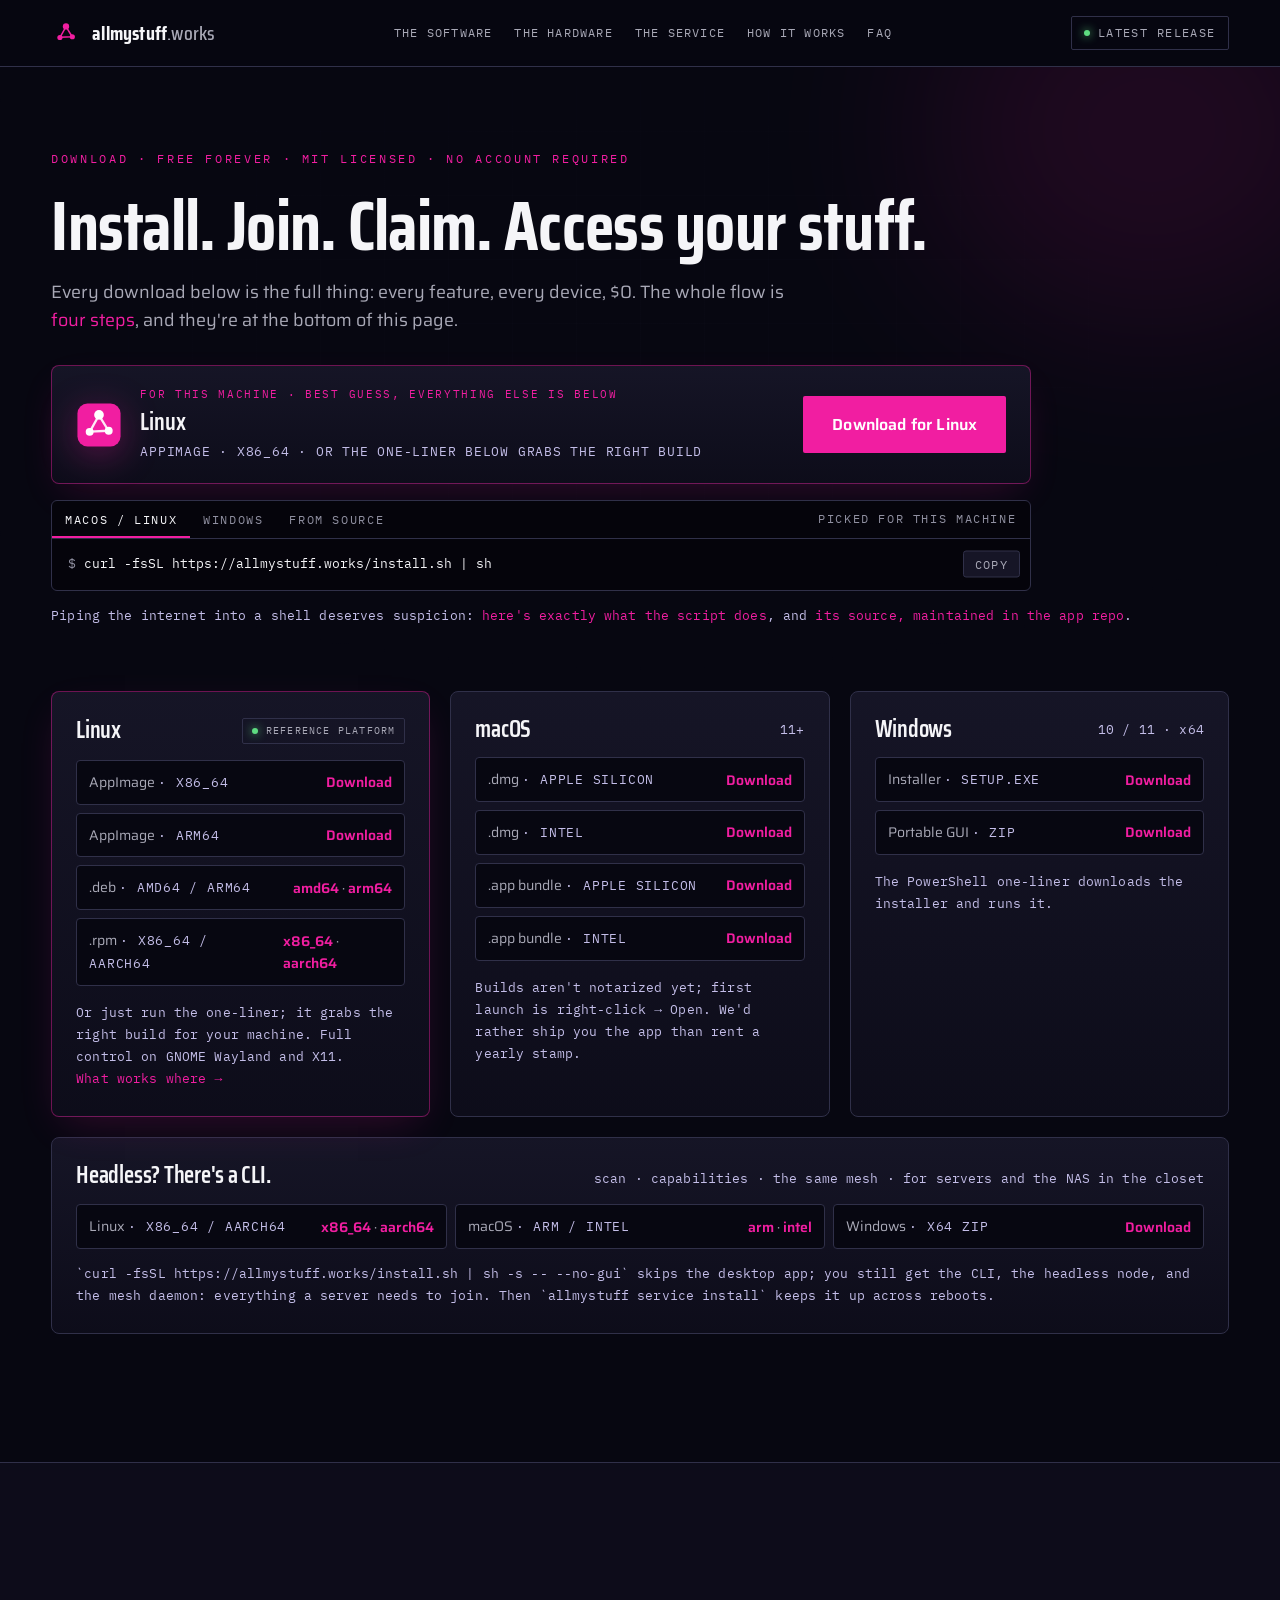
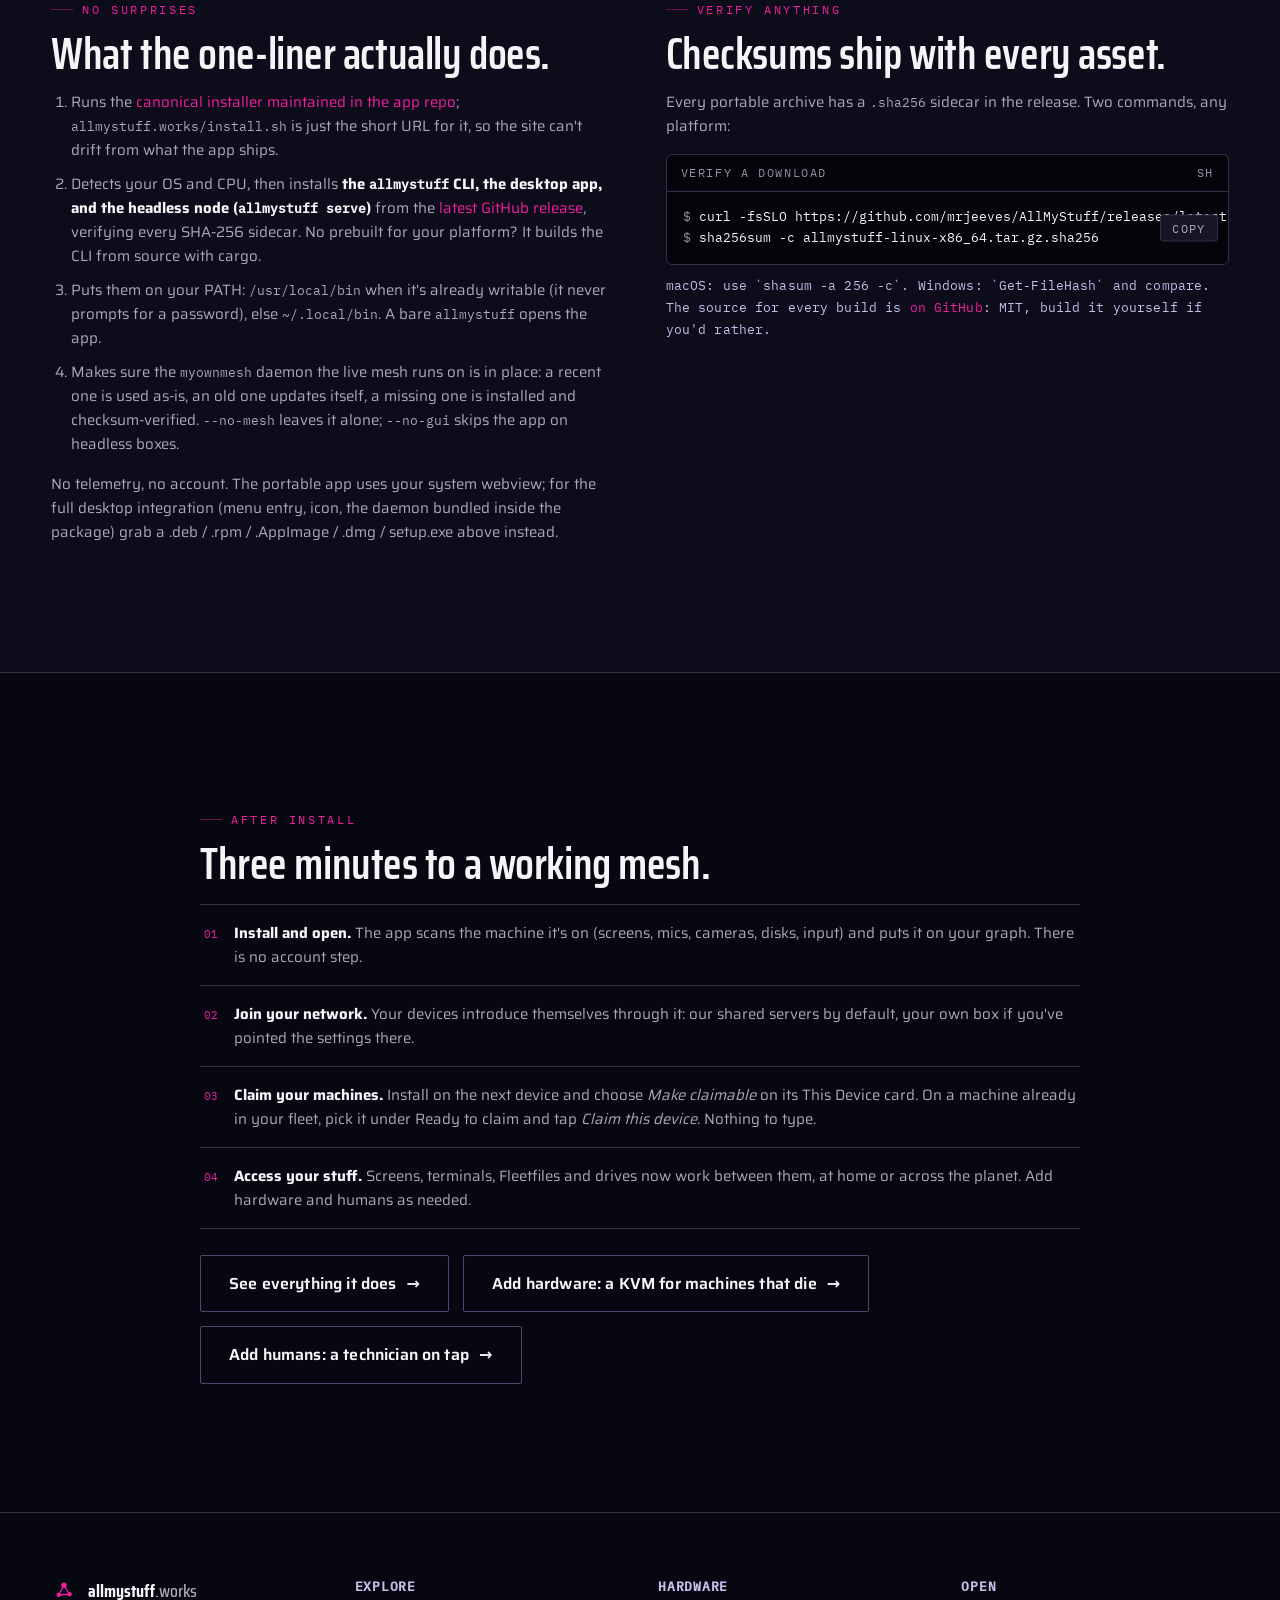
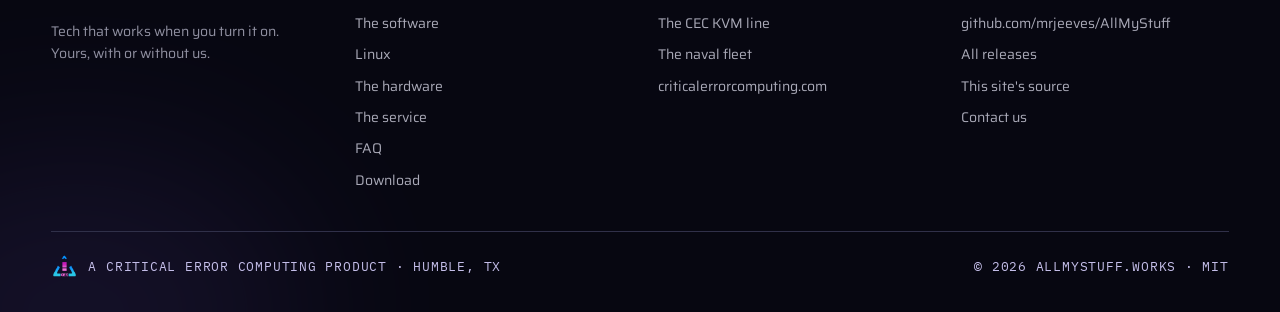
<file: download/index.html>
<!DOCTYPE html>
<html lang="en">
<head>
<meta charset="utf-8">
<meta name="viewport" content="width=device-width, initial-scale=1">
<title>Download · allmystuff.works</title>
<meta name="description" content="Get AllMyStuff for Linux, macOS, or Windows. Free forever, MIT licensed, no account required. One-line install or direct downloads with checksums.">
<meta name="theme-color" content="#070711">
<link rel="icon" type="image/svg+xml" href="../favicon.svg">
<link rel="icon" sizes="48x48 32x32 16x16" href="../favicon.ico">
<link rel="apple-touch-icon" href="../apple-touch-icon.png">
<meta property="og:type" content="website">
<meta property="og:title" content="Download AllMyStuff · free forever">
<meta property="og:description" content="One app for every machine you own. Linux, macOS, Windows. No account required, no card, MIT licensed.">
<meta property="og:url" content="https://allmystuff.works/download/">
<meta property="og:image" content="https://allmystuff.works/og.png">
<link rel="stylesheet" href="../ds/cec/tokens/fonts.css">
<link rel="stylesheet" href="../ds/cec/tokens/colors.css">
<link rel="stylesheet" href="../ds/cec/tokens/typography.css">
<link rel="stylesheet" href="../ds/cec/tokens/spacing.css">
<link rel="stylesheet" href="../ds/cec/tokens/base.css">
<link rel="stylesheet" href="../ds/cec/styles.css">
<style>
  body { margin: 0; background: oklch(0.135 0.022 285); }
  .dl-card { background: linear-gradient(180deg, var(--surface), var(--bg-2)); border: 1px solid var(--border); border-radius: 8px; padding: 26px 24px; display: flex; flex-direction: column; gap: 16px; }
  .dl-card h3 { font-family: var(--font-display); font-size: 24px; font-weight: 600; margin: 0; }
  .dl-list { display: grid; gap: 8px; }
  .dl-row { display: flex; align-items: center; justify-content: space-between; gap: 12px; padding: 10px 12px; background: var(--bg); border: 1px solid var(--border); border-radius: 4px; font-size: 14px; color: var(--dim); }
  .dl-row a { color: var(--accent); font-weight: 600; white-space: nowrap; }
  .dl-row .meta { font-family: var(--font-mono); font-size: 13px; letter-spacing: 0.06em; text-transform: uppercase; color: var(--label); }
  .cmd { background: oklch(0.115 0.018 285); border: 1px solid var(--border); border-radius: 6px; overflow: hidden; }
  .cmd .head { display: flex; align-items: center; justify-content: space-between; padding: 9px 14px; border-bottom: 1px solid var(--border); font-family: var(--font-mono); font-size: 11.5px; letter-spacing: 0.14em; text-transform: uppercase; color: var(--faint); }
  .cmd .body { padding: 15px 16px; font-family: var(--font-mono); font-size: 13px; color: var(--text); overflow-x: auto; white-space: nowrap; }
  .cmd .body .p { color: var(--faint); }
  .note { font-family: var(--font-mono); font-size: 13px; letter-spacing: 0.01em; color: var(--label); line-height: 1.7; }

  /* ---- Install tabs + copy buttons (the myownmesh.net wiring) ---- */
  #oneliner { margin-top: 30px; max-width: 980px; }
  #for-you:not([hidden]) + #oneliner { margin-top: 16px; }
  .term-tab { appearance: none; background: none; border: none; border-bottom: 2px solid transparent; cursor: pointer; font-family: var(--font-mono); font-size: 11.5px; letter-spacing: 0.14em; text-transform: uppercase; color: var(--faint); padding: 11px 13px 9px; }
  .term-tab:hover { color: var(--dim); }
  .term-tab[aria-selected="true"] { color: var(--text); border-bottom-color: var(--accent); }
  .term-tab[aria-selected="true"]:hover { color: var(--text); }
  .snippet { display: none; position: relative; }
  .snippet.active { display: block; }
  .snippet .body { padding-right: 96px; }
  .copy-btn { position: absolute; top: 50%; right: 10px; transform: translateY(-50%); appearance: none; background: var(--surface); border: 1px solid var(--border); border-radius: 3px; cursor: pointer; font-family: var(--font-mono); font-size: 11.5px; letter-spacing: 0.12em; text-transform: uppercase; color: var(--dim); padding: 5px 11px; transition: color var(--dur-fast) ease, border-color var(--dur-fast) ease; }
  .copy-btn:hover { color: var(--text); border-color: var(--border-bright); }
  .copy-btn.copied { color: var(--ok); border-color: var(--ok); }
</style>
</head>
<body>
<div style="min-height: 100vh; background: var(--bg); color: var(--text); font-family: var(--font-body); overflow-x: clip;">

  <!-- ════════ NAV ════════ -->
  <nav style="position: sticky; top: 0; z-index: 50; background: oklch(0.135 0.022 285 / 0.74); backdrop-filter: blur(14px) saturate(1.2); border-bottom: 1px solid var(--border);">
    <div class="wrap" style="display: flex; align-items: center; justify-content: space-between; height: 66px; gap: 18px;">
      <a href="../" style="display: flex; align-items: center; gap: 11px;">
        <svg viewBox="0 0 256 256" aria-hidden="true" style="width: 30px; height: 30px; color: var(--accent);">
          <g stroke="currentColor" stroke-width="13" fill="none" stroke-linecap="round">
            <path d="M128 74 L77 165 M128 74 L181 160 M77 165 L181 160"></path>
          </g>
          <circle cx="128" cy="72" r="27" fill="currentColor"></circle>
          <circle cx="76" cy="166" r="22" fill="currentColor"></circle>
          <circle cx="182" cy="160" r="22" fill="currentColor"></circle>
        </svg>
        <span style="font-family: var(--font-display); font-weight: 700; font-size: 20px; letter-spacing: 0.01em;">allmystuff<span style="color: var(--dim); font-weight: 500;">.works</span></span>
      </a>
      <div style="display: flex; gap: 22px; align-items: center;">
        <a href="../software/" style="font-family: var(--font-mono); font-size: 12px; letter-spacing: 0.1em; text-transform: uppercase; color: var(--dim);">The software</a>
        <a href="../hardware/" style="font-family: var(--font-mono); font-size: 12px; letter-spacing: 0.1em; text-transform: uppercase; color: var(--dim);">The hardware</a>
        <a href="../service/" style="font-family: var(--font-mono); font-size: 12px; letter-spacing: 0.1em; text-transform: uppercase; color: var(--dim);">The service</a>
        <a href="../layers/" style="font-family: var(--font-mono); font-size: 12px; letter-spacing: 0.1em; text-transform: uppercase; color: var(--dim);">How it works</a>
        <a href="../faq/" style="font-family: var(--font-mono); font-size: 12px; letter-spacing: 0.1em; text-transform: uppercase; color: var(--dim);">FAQ</a>
      </div>
      <div style="display: flex; gap: 12px; align-items: center;">
        <a class="chip" href="https://github.com/mrjeeves/AllMyStuff" title="View AllMyStuff on GitHub"><span class="dot"></span><span id="rel-version">latest release</span></a>
      </div>
    </div>
  </nav>

  <!-- ════════ HERO ════════ -->
  <header style="position: relative; padding: clamp(48px, 6vw, 84px) 0 clamp(40px, 5vw, 64px); overflow: hidden;">
    <div class="grid-bg"></div>
    <div class="glow" style="width: 460px; height: 400px; right: -8%; top: -22%; background: var(--accent); opacity: 0.10;"></div>
    <div class="wrap" style="position: relative; z-index: 2;">
      <span class="eyebrow no-rule">Download · free forever · MIT licensed · no account required</span>
      <h1 style="font-family: var(--font-display); font-weight: 700; font-size: clamp(40px, 5.4vw, 76px); line-height: 1.02; letter-spacing: -0.01em; margin: 20px 0 18px; text-wrap: pretty;">Install. Join. Claim. Access your stuff.</h1>
      <p class="lede" style="max-width: 62ch;">Every download below is the full thing: every feature, every device, $0. The whole flow is <a href="#after" style="color: var(--accent);">four steps</a>, and they're at the bottom of this page.</p>

      <!-- For this machine: filled in by the platform sniff at the bottom of the
           page; stays hidden on phones and anything it can't read confidently. -->
      <div id="for-you" hidden style="margin-top: 30px; max-width: 980px;">
        <div style="background: linear-gradient(180deg, var(--surface), var(--bg-2)); border: 1px solid var(--accent-line); border-radius: 8px; padding: 20px 24px; box-shadow: 0 14px 40px -12px oklch(0.64 0.255 350 / 0.2); display: flex; align-items: center; gap: 18px; flex-wrap: wrap;">
          <svg viewBox="0 0 256 256" aria-hidden="true" style="width: 46px; height: 46px; flex-shrink: 0; filter: drop-shadow(0 8px 18px oklch(0.64 0.255 350 / 0.35));">
            <rect x="8" y="8" width="240" height="240" rx="56" fill="var(--accent)"></rect>
            <g stroke="#ffffff" stroke-width="13" fill="none" stroke-linecap="round" opacity="0.9">
              <path d="M128 74 L77 165 M128 74 L181 160 M77 165 L181 160"></path>
            </g>
            <circle cx="128" cy="72" r="27" fill="#ffffff"></circle>
            <circle cx="76" cy="166" r="22" fill="#ffffff"></circle>
            <circle cx="182" cy="160" r="22" fill="#ffffff"></circle>
          </svg>
          <div style="min-width: 0; flex: 1;">
            <div style="font-family: var(--font-mono); font-size: 10.5px; letter-spacing: 0.16em; text-transform: uppercase; color: var(--accent); margin-bottom: 6px;">for this machine · best guess, everything else is below</div>
            <div id="fy-name" style="font-family: var(--font-display); font-size: 24px; font-weight: 600; line-height: 1.1;"></div>
            <div id="fy-meta" style="font-family: var(--font-mono); font-size: 13px; letter-spacing: 0.06em; text-transform: uppercase; color: var(--label); margin-top: 7px;"></div>
          </div>
          <div style="display: flex; gap: 14px; align-items: center; flex-wrap: wrap;">
            <a class="btn btn-primary" id="fy-btn" href="https://github.com/mrjeeves/AllMyStuff/releases/latest">Download</a>
            <a id="fy-alt" hidden href="https://github.com/mrjeeves/AllMyStuff/releases/latest" style="font-family: var(--font-mono); font-size: 11px; letter-spacing: 0.1em; text-transform: uppercase; color: var(--accent);"></a>
          </div>
        </div>
      </div>

      <!-- The one-liner: tabs default to this machine's platform, every snippet
           carries its own copy button. Same wiring as myownmesh.net. -->
      <div id="oneliner" class="cmd">
        <div class="head" style="padding: 0 14px 0 0; flex-wrap: wrap;">
          <div role="tablist" aria-label="Pick your install method" style="display: flex;">
            <button type="button" class="term-tab" data-os="unix" role="tab" aria-selected="true">macOS / Linux</button>
            <button type="button" class="term-tab" data-os="windows" role="tab" aria-selected="false">Windows</button>
            <button type="button" class="term-tab" data-os="source" role="tab" aria-selected="false">From source</button>
          </div>
          <span>picked for this machine</span>
        </div>
        <div class="snippet active" data-os="unix" role="tabpanel" aria-label="macOS / Linux install command">
          <div class="body"><span class="p">$</span> curl -fsSL https://allmystuff.works/install.sh | sh</div>
          <button type="button" class="copy-btn" data-copy="curl -fsSL https://allmystuff.works/install.sh | sh" aria-label="Copy install command">copy</button>
        </div>
        <div class="snippet" data-os="windows" role="tabpanel" aria-label="Windows install command">
          <div class="body"><span class="p">PS&gt;</span> irm https://allmystuff.works/install.ps1 | iex</div>
          <button type="button" class="copy-btn" data-copy="irm https://allmystuff.works/install.ps1 | iex" aria-label="Copy install command">copy</button>
        </div>
        <div class="snippet" data-os="source" role="tabpanel" aria-label="Build from source">
          <div class="body"><span class="p">$</span> git clone https://github.com/mrjeeves/AllMyStuff<br><span class="p">$</span> cd AllMyStuff<br><span class="p">$</span> cargo install --path crates/allmystuff-cli</div>
          <button type="button" class="copy-btn" data-copy="git clone https://github.com/mrjeeves/AllMyStuff&#10;cd AllMyStuff&#10;cargo install --path crates/allmystuff-cli" aria-label="Copy build commands">copy</button>
        </div>
      </div>
      <p class="note" style="margin-top: 14px;">Piping the internet into a shell deserves suspicion: <a href="#script" style="color: var(--accent);">here's exactly what the script does</a>, and <a href="https://github.com/mrjeeves/AllMyStuff/blob/main/scripts/install.sh" style="color: var(--accent);">its source, maintained in the app repo</a>.</p>
    </div>
  </header>

  <!-- ════════ PLATFORMS ════════ -->
  <section class="section" style="padding-top: 0;">
    <div class="wrap">
      <div style="display: grid; grid-template-columns: repeat(auto-fit, minmax(min(320px, 100%), 1fr)); gap: 20px; align-items: stretch;">

        <!-- Linux -->
        <div class="dl-card" style="border-color: var(--accent-line); box-shadow: 0 14px 40px -12px oklch(0.64 0.255 350 / 0.2);">
          <div style="display: flex; align-items: center; justify-content: space-between; gap: 10px;">
            <h3>Linux</h3>
            <span class="chip" style="padding: 4px 9px; font-size: 10px;"><span class="dot"></span>Reference platform</span>
          </div>
          <div class="dl-list">
            <div class="dl-row"><span>AppImage <span class="meta">· x86_64</span></span><a data-asset-end="_amd64.AppImage" href="https://github.com/mrjeeves/AllMyStuff/releases/latest">Download</a></div>
            <div class="dl-row"><span>AppImage <span class="meta">· arm64</span></span><a data-asset-end="_aarch64.AppImage" href="https://github.com/mrjeeves/AllMyStuff/releases/latest">Download</a></div>
            <div class="dl-row"><span>.deb <span class="meta">· amd64 / arm64</span></span><span><a data-asset-end="_amd64.deb" href="https://github.com/mrjeeves/AllMyStuff/releases/latest">amd64</a> · <a data-asset-end="_arm64.deb" href="https://github.com/mrjeeves/AllMyStuff/releases/latest">arm64</a></span></div>
            <div class="dl-row"><span>.rpm <span class="meta">· x86_64 / aarch64</span></span><span><a data-asset-end=".x86_64.rpm" href="https://github.com/mrjeeves/AllMyStuff/releases/latest">x86_64</a> · <a data-asset-end=".aarch64.rpm" href="https://github.com/mrjeeves/AllMyStuff/releases/latest">aarch64</a></span></div>
          </div>
          <p class="note" style="margin: 0;">Or just run the one-liner; it grabs the right build for your machine. Full control on GNOME Wayland and X11. <a href="../linux/" style="color: var(--accent); white-space: nowrap;">What works where →</a></p>
        </div>

        <!-- macOS -->
        <div class="dl-card">
          <div style="display: flex; align-items: center; justify-content: space-between; gap: 10px;">
            <h3>macOS</h3>
            <span class="note">11+</span>
          </div>
          <div class="dl-list">
            <div class="dl-row"><span>.dmg <span class="meta">· Apple silicon</span></span><a data-asset-end="_aarch64.dmg" href="https://github.com/mrjeeves/AllMyStuff/releases/latest">Download</a></div>
            <div class="dl-row"><span>.dmg <span class="meta">· Intel</span></span><a data-asset-end="_x64.dmg" href="https://github.com/mrjeeves/AllMyStuff/releases/latest">Download</a></div>
            <div class="dl-row"><span>.app bundle <span class="meta">· Apple silicon</span></span><a href="https://github.com/mrjeeves/AllMyStuff/releases/latest/download/AllMyStuff_aarch64.app.tar.gz">Download</a></div>
            <div class="dl-row"><span>.app bundle <span class="meta">· Intel</span></span><a href="https://github.com/mrjeeves/AllMyStuff/releases/latest/download/AllMyStuff_x64.app.tar.gz">Download</a></div>
          </div>
          <p class="note" style="margin: 0;">Builds aren't notarized yet; first launch is right-click → Open. We'd rather ship you the app than rent a yearly stamp.</p>
        </div>

        <!-- Windows -->
        <div class="dl-card">
          <div style="display: flex; align-items: center; justify-content: space-between; gap: 10px;">
            <h3>Windows</h3>
            <span class="note">10 / 11 · x64</span>
          </div>
          <div class="dl-list">
            <div class="dl-row"><span>Installer <span class="meta">· setup.exe</span></span><a data-asset-end="-setup.exe" href="https://github.com/mrjeeves/AllMyStuff/releases/latest">Download</a></div>
            <div class="dl-row"><span>Portable GUI <span class="meta">· zip</span></span><a href="https://github.com/mrjeeves/AllMyStuff/releases/latest/download/allmystuff-gui-windows-x86_64.zip">Download</a></div>
          </div>
          <p class="note" style="margin: 0;">The PowerShell one-liner downloads the installer and runs it.</p>
        </div>
      </div>

      <!-- CLI -->
      <div style="margin-top: 20px; background: linear-gradient(180deg, var(--surface), var(--bg-2)); border: 1px solid var(--border); border-radius: 8px; padding: 26px 24px;">
        <div style="display: flex; align-items: baseline; justify-content: space-between; gap: 14px; flex-wrap: wrap; margin-bottom: 14px;">
          <h3 style="font-family: var(--font-display); font-size: 24px; font-weight: 600; margin: 0;">Headless? There's a CLI.</h3>
          <span class="note">scan · capabilities · the same mesh · for servers and the NAS in the closet</span>
        </div>
        <div style="display: grid; grid-template-columns: repeat(auto-fit, minmax(min(280px, 100%), 1fr)); gap: 8px;">
          <div class="dl-row"><span>Linux <span class="meta">· x86_64 / aarch64</span></span><span><a href="https://github.com/mrjeeves/AllMyStuff/releases/latest/download/allmystuff-linux-x86_64.tar.gz">x86_64</a> · <a href="https://github.com/mrjeeves/AllMyStuff/releases/latest/download/allmystuff-linux-aarch64.tar.gz">aarch64</a></span></div>
          <div class="dl-row"><span>macOS <span class="meta">· arm / intel</span></span><span><a href="https://github.com/mrjeeves/AllMyStuff/releases/latest/download/allmystuff-macos-aarch64.tar.gz">arm</a> · <a href="https://github.com/mrjeeves/AllMyStuff/releases/latest/download/allmystuff-macos-x86_64.tar.gz">intel</a></span></div>
          <div class="dl-row"><span>Windows <span class="meta">· x64 zip</span></span><a href="https://github.com/mrjeeves/AllMyStuff/releases/latest/download/allmystuff-windows-x86_64.zip">Download</a></div>
        </div>
        <p class="note" style="margin: 14px 0 0;">`curl -fsSL https://allmystuff.works/install.sh | sh -s -- --no-gui` skips the desktop app; you still get the CLI, the headless node, and the mesh daemon: everything a server needs to join. Then `allmystuff service install` keeps it up across reboots.</p>
      </div>
    </div>
  </section>

  <!-- ════════ WHAT THE SCRIPT DOES ════════ -->
  <section id="script" class="section" style="background: var(--bg-2); border-top: 1px solid var(--border); border-bottom: 1px solid var(--border);">
    <div class="wrap" style="display: grid; grid-template-columns: repeat(auto-fit, minmax(min(380px, 100%), 1fr)); gap: clamp(28px, 4vw, 56px);">
      <div>
        <span class="eyebrow">No surprises</span>
        <h2 class="display-m" style="margin: 14px 0 14px;">What the one-liner actually does.</h2>
        <ol style="display: grid; gap: 10px; font-size: 15px; color: var(--dim); line-height: 1.6; padding-left: 20px; margin: 0;">
          <li>Runs the <a href="https://github.com/mrjeeves/AllMyStuff/blob/main/scripts/install.sh" style="color: var(--accent);">canonical installer maintained in the app repo</a>; <code style="font-family: var(--font-mono); font-size: 13px;">allmystuff.works/install.sh</code> is just the short URL for it, so the site can't drift from what the app ships.</li>
          <li>Detects your OS and CPU, then installs <strong style="color: var(--text);">the <code style="font-family: var(--font-mono); font-size: 13px;">allmystuff</code> CLI, the desktop app, and the headless node (<code style="font-family: var(--font-mono); font-size: 13px;">allmystuff serve</code>)</strong> from the <a href="https://github.com/mrjeeves/AllMyStuff/releases/latest" style="color: var(--accent);">latest GitHub release</a>, verifying every SHA-256 sidecar. No prebuilt for your platform? It builds the CLI from source with cargo.</li>
          <li>Puts them on your PATH: <code style="font-family: var(--font-mono); font-size: 13px;">/usr/local/bin</code> when it's already writable (it never prompts for a password), else <code style="font-family: var(--font-mono); font-size: 13px;">~/.local/bin</code>. A bare <code style="font-family: var(--font-mono); font-size: 13px;">allmystuff</code> opens the app.</li>
          <li>Makes sure the <code style="font-family: var(--font-mono); font-size: 13px;">myownmesh</code> daemon the live mesh runs on is in place: a recent one is used as-is, an old one updates itself, a missing one is installed and checksum-verified. <code style="font-family: var(--font-mono); font-size: 13px;">--no-mesh</code> leaves it alone; <code style="font-family: var(--font-mono); font-size: 13px;">--no-gui</code> skips the app on headless boxes.</li>
        </ol>
        <p style="font-size: 15px; color: var(--dim); line-height: 1.6; margin: 16px 0 0;">No telemetry, no account. The portable app uses your system webview; for the full desktop integration (menu entry, icon, the daemon bundled inside the package) grab a .deb / .rpm / .AppImage / .dmg / setup.exe above instead.</p>
      </div>
      <div>
        <span class="eyebrow">Verify anything</span>
        <h2 class="display-m" style="margin: 14px 0 14px;">Checksums ship with every asset.</h2>
        <p style="font-size: 15px; color: var(--dim); line-height: 1.6; margin-bottom: 16px;">Every portable archive has a <code style="font-family: var(--font-mono); font-size: 13px;">.sha256</code> sidecar in the release. Two commands, any platform:</p>
        <div class="cmd" style="margin-bottom: 10px;">
          <div class="head"><span>verify a download</span><span>sh</span></div>
          <div class="snippet active">
            <div class="body"><span class="p">$</span> curl -fsSLO https://github.com/mrjeeves/AllMyStuff/releases/latest/download/allmystuff-linux-x86_64.tar.gz.sha256<br><span class="p">$</span> sha256sum -c allmystuff-linux-x86_64.tar.gz.sha256</div>
            <button type="button" class="copy-btn" data-copy="curl -fsSLO https://github.com/mrjeeves/AllMyStuff/releases/latest/download/allmystuff-linux-x86_64.tar.gz.sha256&#10;sha256sum -c allmystuff-linux-x86_64.tar.gz.sha256" aria-label="Copy verify commands">copy</button>
          </div>
        </div>
        <p class="note">macOS: use `shasum -a 256 -c`. Windows: `Get-FileHash` and compare. The source for every build is <a href="https://github.com/mrjeeves/AllMyStuff" style="color: var(--accent);">on GitHub</a>: MIT, build it yourself if you'd rather.</p>
      </div>
    </div>
  </section>

  <!-- ════════ AFTER ════════ -->
  <section id="after" class="section">
    <div class="wrap" style="max-width: min(880px, 92vw);">
      <span class="eyebrow">After install</span>
      <h2 class="display-m" style="margin: 14px 0 18px;">Three minutes to a working mesh.</h2>
      <div style="display: grid; gap: 0; border-top: 1px solid var(--border);">
        <div style="display: flex; gap: 16px; padding: 16px 4px; border-bottom: 1px solid var(--border); align-items: baseline;">
          <span style="font-family: var(--font-mono); font-size: 11px; color: var(--accent); flex-shrink: 0;">01</span>
          <p style="margin: 0; font-size: 15px; color: var(--dim); line-height: 1.6;"><strong style="color: var(--text);">Install and open.</strong> The app scans the machine it's on (screens, mics, cameras, disks, input) and puts it on your graph. There is no account step.</p>
        </div>
        <div style="display: flex; gap: 16px; padding: 16px 4px; border-bottom: 1px solid var(--border); align-items: baseline;">
          <span style="font-family: var(--font-mono); font-size: 11px; color: var(--accent); flex-shrink: 0;">02</span>
          <p style="margin: 0; font-size: 15px; color: var(--dim); line-height: 1.6;"><strong style="color: var(--text);">Join your network.</strong> Your devices introduce themselves through it: our shared servers by default, your own box if you've pointed the settings there.</p>
        </div>
        <div style="display: flex; gap: 16px; padding: 16px 4px; border-bottom: 1px solid var(--border); align-items: baseline;">
          <span style="font-family: var(--font-mono); font-size: 11px; color: var(--accent); flex-shrink: 0;">03</span>
          <p style="margin: 0; font-size: 15px; color: var(--dim); line-height: 1.6;"><strong style="color: var(--text);">Claim your machines.</strong> Install on the next device and choose <em>Make claimable</em> on its This Device card. On a machine already in your fleet, pick it under Ready to claim and tap <em>Claim this device</em>. Nothing to type.</p>
        </div>
        <div style="display: flex; gap: 16px; padding: 16px 4px; border-bottom: 1px solid var(--border); align-items: baseline;">
          <span style="font-family: var(--font-mono); font-size: 11px; color: var(--accent); flex-shrink: 0;">04</span>
          <p style="margin: 0; font-size: 15px; color: var(--dim); line-height: 1.6;"><strong style="color: var(--text);">Access your stuff.</strong> Screens, terminals, Fleetfiles and drives now work between them, at home or across the planet. Add hardware and humans as needed.</p>
        </div>
      </div>
      <div style="display: flex; gap: 14px; margin-top: 26px; flex-wrap: wrap;">
        <a class="btn btn-ghost" href="../software/">See everything it does <span aria-hidden="true">→</span></a>
        <a class="btn btn-ghost" href="../hardware/">Add hardware: a KVM for machines that die <span aria-hidden="true">→</span></a>
        <a class="btn btn-ghost" href="https://support.cec.direct">Add humans: a technician on tap <span aria-hidden="true">→</span></a>
      </div>
    </div>
  </section>

  <!-- ════════ FOOTER ════════ -->
  <footer style="border-top: 1px solid var(--border); padding: clamp(40px, 5vw, 64px) 0 32px; position: relative; overflow: hidden;">
    <div class="glow" style="width: 460px; height: 320px; left: -12%; bottom: -40%; background: var(--violet); opacity: 0.1;"></div>
    <div class="wrap" style="position: relative;">
      <div style="display: grid; grid-template-columns: repeat(auto-fit, minmax(min(240px, 100%), 1fr)); gap: 36px; margin-bottom: 40px;">
        <div>
          <div style="display: flex; align-items: center; gap: 11px; margin-bottom: 14px;">
            <svg viewBox="0 0 256 256" aria-hidden="true" style="width: 26px; height: 26px; color: var(--accent);">
              <g stroke="currentColor" stroke-width="13" fill="none" stroke-linecap="round">
                <path d="M128 74 L77 165 M128 74 L181 160 M77 165 L181 160"></path>
              </g>
              <circle cx="128" cy="72" r="27" fill="currentColor"></circle>
              <circle cx="76" cy="166" r="22" fill="currentColor"></circle>
              <circle cx="182" cy="160" r="22" fill="currentColor"></circle>
            </svg>
            <span style="font-family: var(--font-display); font-weight: 700; font-size: 18px;">allmystuff<span style="color: var(--dim); font-weight: 500;">.works</span></span>
          </div>
          <p style="font-size: 14px; color: var(--faint); max-width: 32ch; line-height: 1.6;">Tech that works when you turn it on. Yours, with or without us.</p>
        </div>
        <div>
          <h4 style="font-family: var(--font-mono); font-size: 13px; letter-spacing: 0.06em; text-transform: uppercase; color: var(--label); margin-bottom: 14px;">Explore</h4>
          <ul style="list-style: none; display: grid; gap: 9px; font-size: 14px; color: var(--dim);">
            <li><a href="../software/">The software</a></li>
            <li><a href="../linux/">Linux</a></li>
            <li><a href="../hardware/">The hardware</a></li>
            <li><a href="../service/">The service</a></li>
            <li><a href="../faq/">FAQ</a></li>
            <li><a href="../download/">Download</a></li>
          </ul>
        </div>
        <div>
          <h4 style="font-family: var(--font-mono); font-size: 13px; letter-spacing: 0.06em; text-transform: uppercase; color: var(--label); margin-bottom: 14px;">Hardware</h4>
          <ul style="list-style: none; display: grid; gap: 9px; font-size: 14px; color: var(--dim);">
            <li><a href="../hardware/">The CEC KVM line</a></li>
            <li><a href="https://criticalerrorcomputing.com">The naval fleet</a></li>
            <li><a href="https://criticalerrorcomputing.com">criticalerrorcomputing.com</a></li>
          </ul>
        </div>
        <div>
          <h4 style="font-family: var(--font-mono); font-size: 13px; letter-spacing: 0.06em; text-transform: uppercase; color: var(--label); margin-bottom: 14px;">Open</h4>
          <ul style="list-style: none; display: grid; gap: 9px; font-size: 14px; color: var(--dim);">
            <li><a href="https://github.com/mrjeeves/AllMyStuff">github.com/mrjeeves/AllMyStuff</a></li>
            <li><a href="https://github.com/mrjeeves/AllMyStuff/releases">All releases</a></li>
            <li><a href="https://github.com/mrjeeves/allmystuff.works">This site's source</a></li>
            <li><a href="https://www.criticalerrorcomputing.com/pages/contact">Contact us</a></li>
          </ul>
        </div>
      </div>
      <div style="display: flex; align-items: center; justify-content: space-between; gap: 16px; flex-wrap: wrap; padding-top: 22px; border-top: 1px solid var(--border);">
        <div style="display: flex; align-items: center; gap: 10px;">
          <img src="../assets/cec-logo.png" alt="Critical Error Computing" style="height: 26px; width: auto;">
          <span style="font-family: var(--font-mono); font-size: 13px; letter-spacing: 0.06em; text-transform: uppercase; color: var(--label);">A Critical Error Computing product · Humble, TX</span>
        </div>
        <span style="font-family: var(--font-mono); font-size: 13px; letter-spacing: 0.06em; text-transform: uppercase; color: var(--label);">© 2026 allmystuff.works · MIT</span>
      </div>
    </div>
  </footer>
</div>

<script>
(function () {
  "use strict";
  // "For this machine": a best guess from the user agent, never load-bearing.
  // Phones, ChromeOS, and anything ambiguous keep the card hidden; the asset
  // upgrader below turns the button into a direct download when it can.
  var box = document.getElementById("for-you");
  if (!box) return;
  var ua = navigator.userAgent || "";
  if (/Android|iPhone|iPad|iPod|Mobile|CrOS/i.test(ua)) return;
  if (/Macintosh/i.test(ua) && navigator.maxTouchPoints > 1) return; // iPad in a trenchcoat
  var pick = null;
  if (/Windows/i.test(ua)) {
    pick = { name: "Windows", meta: "installer · setup.exe · windows 10 / 11 · x64", btn: "Download for Windows", end: "-setup.exe" };
  } else if (/Macintosh|Mac OS X/i.test(ua)) {
    pick = { name: "macOS", meta: ".dmg · apple silicon · macos 11+", btn: "Download for macOS", end: "_aarch64.dmg",
             alt: { text: "Intel Mac? The x64 .dmg →", end: "_x64.dmg" } };
  } else if (/Linux|X11/i.test(ua)) {
    var arm = /aarch64|arm64/i.test(ua);
    pick = { name: "Linux", meta: "appimage · " + (arm ? "arm64" : "x86_64") + " · or the one-liner below grabs the right build", btn: "Download for Linux", end: arm ? "_aarch64.AppImage" : "_amd64.AppImage" };
  }
  if (!pick) return;
  document.getElementById("fy-name").textContent = pick.name;
  document.getElementById("fy-meta").textContent = pick.meta;
  var btn = document.getElementById("fy-btn");
  btn.textContent = pick.btn;
  btn.setAttribute("data-asset-end", pick.end);
  if (pick.alt) {
    var alt = document.getElementById("fy-alt");
    alt.textContent = pick.alt.text;
    alt.setAttribute("data-asset-end", pick.alt.end);
    alt.hidden = false;
  }
  box.hidden = false;
})();

(function () {
  "use strict";
  // Install tabs + copy buttons, the same wiring myownmesh.net uses:
  // tabs carry data-os and default to this machine's platform; every
  // snippet's copy button carries its exact command in data-copy.
  function wireInstallTabs() {
    var tabs = document.querySelectorAll(".term-tab");
    var snips = document.querySelectorAll(".snippet[data-os]");
    if (!tabs.length) return;
    function activate(os) {
      tabs.forEach(function (t) {
        t.setAttribute("aria-selected", t.dataset.os === os ? "true" : "false");
      });
      snips.forEach(function (s) { s.classList.toggle("active", s.dataset.os === os); });
    }
    tabs.forEach(function (t) {
      t.addEventListener("click", function () { activate(t.dataset.os); });
    });
    var ua = (navigator.userAgentData && navigator.userAgentData.platform) || navigator.platform || navigator.userAgent || "";
    activate(/win/i.test(ua) ? "windows" : "unix");
  }
  function wireCopyButtons() {
    function fallback(text) {
      var ta = document.createElement("textarea");
      ta.value = text;
      ta.style.cssText = "position:fixed;top:-9999px";
      document.body.appendChild(ta);
      ta.select();
      var ok = false;
      try { ok = document.execCommand("copy"); } catch (e) {}
      ta.remove();
      return ok;
    }
    document.querySelectorAll(".copy-btn").forEach(function (btn) {
      btn.dataset.label = btn.textContent;
      btn.addEventListener("click", function () {
        var text = btn.dataset.copy || "";
        if (!text) return;
        var finish = function (ok) {
          btn.textContent = ok ? "copied" : "press ⌘C";
          btn.classList.add("copied");
          clearTimeout(btn._copyTimer);
          btn._copyTimer = setTimeout(function () {
            btn.textContent = btn.dataset.label;
            btn.classList.remove("copied");
          }, 1500);
        };
        if (navigator.clipboard && navigator.clipboard.writeText) {
          navigator.clipboard.writeText(text).then(function () { finish(true); }, function () { finish(fallback(text)); });
        } else {
          finish(fallback(text));
        }
      });
    });
  }
  wireInstallTabs();
  wireCopyButtons();
})();

(function () {
  "use strict";
  // Progressive enhancement: resolve versioned asset links from the latest
  // release so the buttons download directly. If the API is unreachable,
  // every link already points at the releases page.
  fetch("https://api.github.com/repos/mrjeeves/AllMyStuff/releases/latest")
    .then(function (r) { if (!r.ok) throw new Error(r.status); return r.json(); })
    .then(function (rel) {
      var v = document.getElementById("rel-version");
      if (v && rel.tag_name) v.textContent = rel.tag_name + " · latest";
      var links = document.querySelectorAll("a[data-asset-end]");
      links.forEach(function (a) {
        var end = a.getAttribute("data-asset-end");
        var hit = (rel.assets || []).find(function (x) { return x.name.endsWith(end); });
        if (hit) a.href = hit.browser_download_url;
      });
    })
    .catch(function () { /* static fallbacks stand */ });
})();
</script>
</body>
</html>
</file>
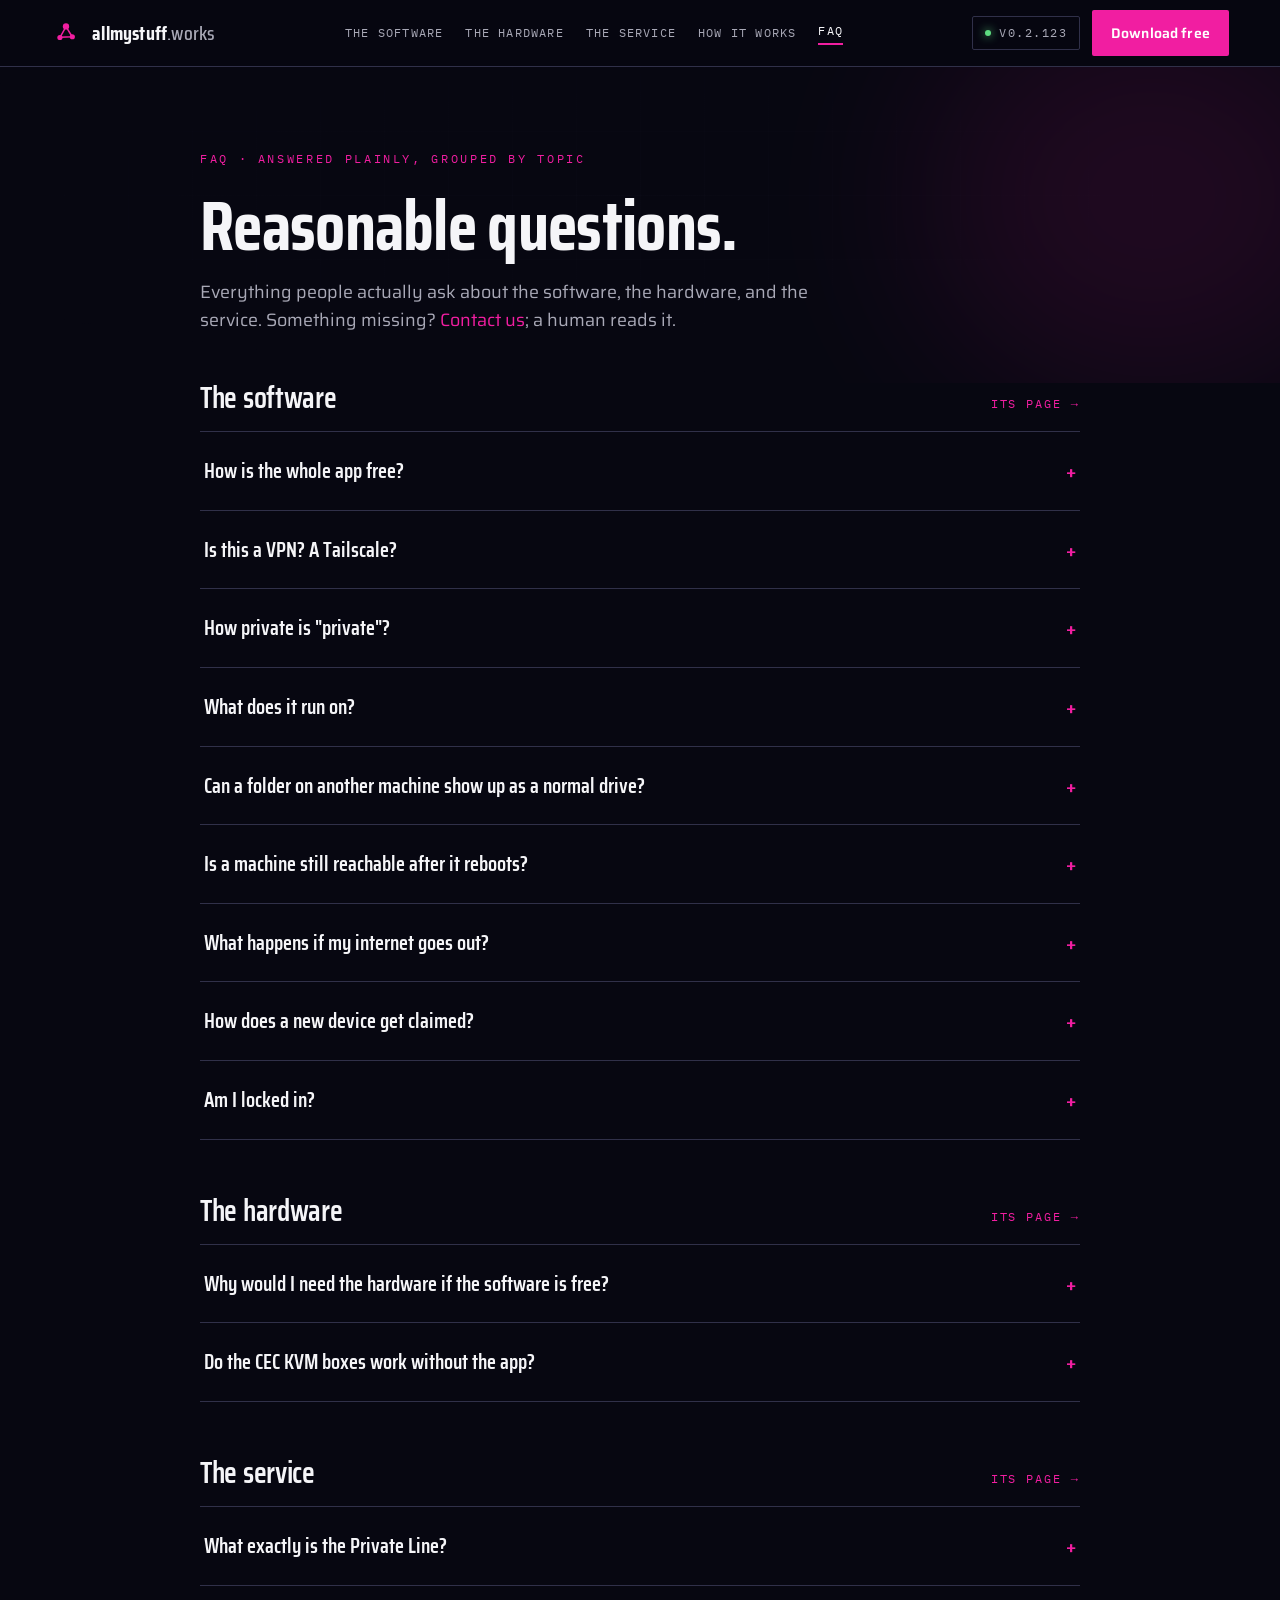
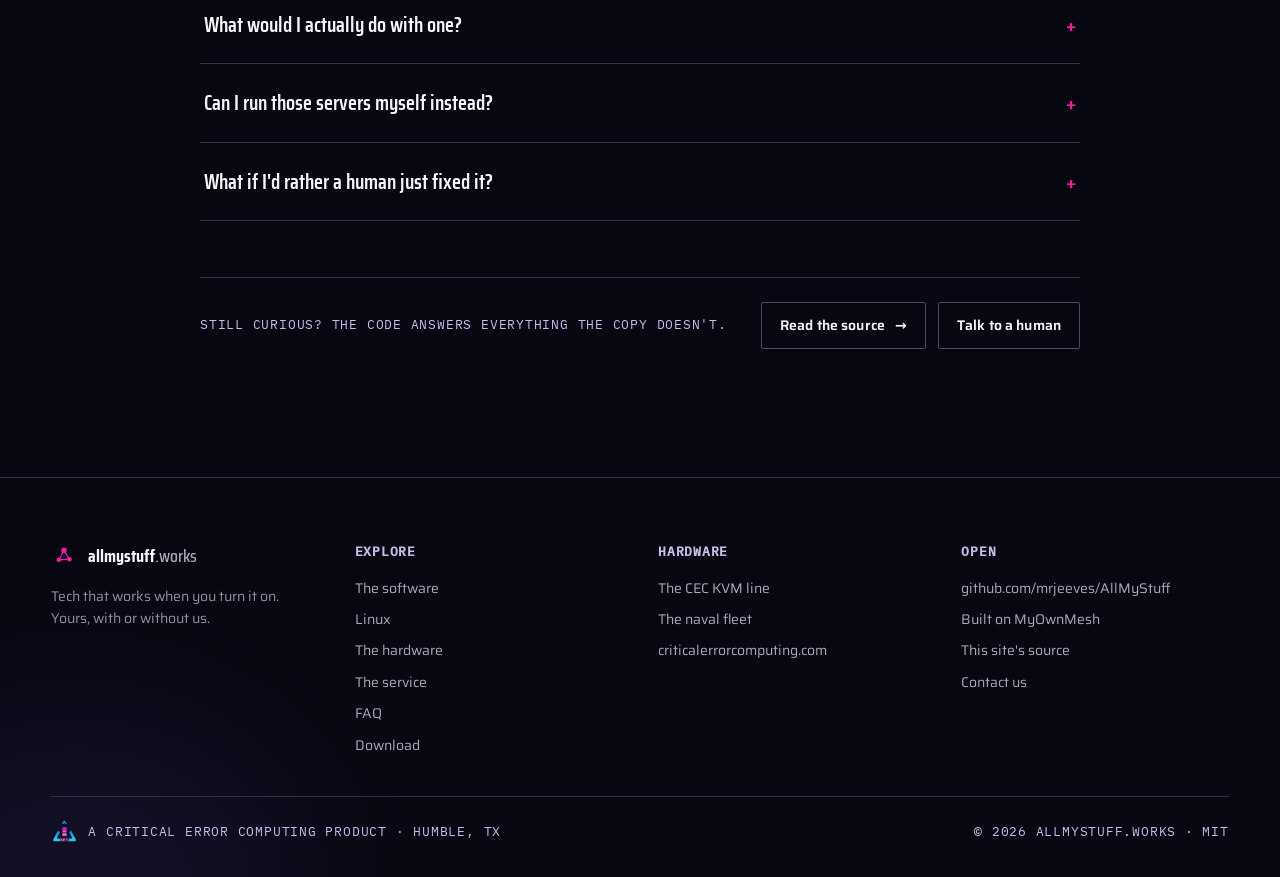
<file: faq/index.html>
<!DOCTYPE html>
<html lang="en">
<head>
<meta charset="utf-8">
<meta name="viewport" content="width=device-width, initial-scale=1">
<title>FAQ · reasonable questions · allmystuff.works</title>
<meta name="description" content="Every reasonable question about allmystuff.works, answered plainly: how the app stays free, what the hardware is for, what the Private Line buys you, where to find a real human, and whether you're locked in. (No.)">
<meta name="theme-color" content="#070711">
<link rel="icon" type="image/svg+xml" href="../favicon.svg">
<link rel="icon" sizes="48x48 32x32 16x16" href="../favicon.ico">
<link rel="apple-touch-icon" href="../apple-touch-icon.png">
<meta property="og:type" content="website">
<meta property="og:title" content="FAQ · reasonable questions">
<meta property="og:description" content="How is the whole app free? Why hardware? What can a technician see? Am I locked in? Plain answers, grouped by topic.">
<meta property="og:url" content="https://allmystuff.works/faq/">
<meta property="og:image" content="https://allmystuff.works/og.png">
<link rel="stylesheet" href="../ds/cec/tokens/fonts.css">
<link rel="stylesheet" href="../ds/cec/tokens/colors.css">
<link rel="stylesheet" href="../ds/cec/tokens/typography.css">
<link rel="stylesheet" href="../ds/cec/tokens/spacing.css">
<link rel="stylesheet" href="../ds/cec/tokens/base.css">
<link rel="stylesheet" href="../ds/cec/styles.css">
<style>
  body { margin: 0; background: oklch(0.135 0.022 285); }
  .qa { display: grid; gap: 0; border-top: 1px solid var(--border); }
  .qa details { border-bottom: 1px solid var(--border); padding: 4px 0; }
  .qa summary { cursor: pointer; padding: 18px 4px; font-family: var(--font-display); font-size: 21px; font-weight: 600; list-style: none; display: flex; justify-content: space-between; align-items: baseline; gap: 14px; }
  .qa summary::-webkit-details-marker { display: none; }
  .qa summary::after { content: "+"; color: var(--accent); font-family: var(--font-mono); font-size: 16px; flex-shrink: 0; }
  .qa details[open] summary::after { content: "–"; }
  .qa p { padding: 0 4px 20px; color: var(--dim); line-height: 1.6; max-width: 68ch; }
  .qa a { color: var(--accent); }
  .group-head { display: flex; align-items: baseline; justify-content: space-between; gap: 16px; flex-wrap: wrap; margin: clamp(40px, 5vw, 56px) 0 18px; }
  .group-head:first-of-type { margin-top: 0; }
  .group-head h2 { font-size: var(--display-s); }
  .group-head .pillar { font-family: var(--font-mono); font-size: 12px; letter-spacing: 0.16em; text-transform: uppercase; color: var(--faint); }
  .group-head .pillar a { color: var(--accent); }
</style>
</head>
<body>
<div style="min-height: 100vh; background: var(--bg); color: var(--text); font-family: var(--font-body); overflow-x: clip;">

  <!-- ════════ NAV ════════ -->
  <nav style="position: sticky; top: 0; z-index: 50; background: oklch(0.135 0.022 285 / 0.74); backdrop-filter: blur(14px) saturate(1.2); border-bottom: 1px solid var(--border);">
    <div class="wrap" style="display: flex; align-items: center; justify-content: space-between; height: 66px; gap: 18px;">
      <a href="../" style="display: flex; align-items: center; gap: 11px;">
        <svg viewBox="0 0 256 256" aria-hidden="true" style="width: 30px; height: 30px; color: var(--accent);">
          <g stroke="currentColor" stroke-width="13" fill="none" stroke-linecap="round">
            <path d="M128 74 L77 165 M128 74 L181 160 M77 165 L181 160"></path>
          </g>
          <circle cx="128" cy="72" r="27" fill="currentColor"></circle>
          <circle cx="76" cy="166" r="22" fill="currentColor"></circle>
          <circle cx="182" cy="160" r="22" fill="currentColor"></circle>
        </svg>
        <span style="font-family: var(--font-display); font-weight: 700; font-size: 20px; letter-spacing: 0.01em;">allmystuff<span style="color: var(--dim); font-weight: 500;">.works</span></span>
      </a>
      <div style="display: flex; gap: 22px; align-items: center;">
        <a href="../software/" style="font-family: var(--font-mono); font-size: 12px; letter-spacing: 0.1em; text-transform: uppercase; color: var(--dim);">The software</a>
        <a href="../hardware/" style="font-family: var(--font-mono); font-size: 12px; letter-spacing: 0.1em; text-transform: uppercase; color: var(--dim);">The hardware</a>
        <a href="../service/" style="font-family: var(--font-mono); font-size: 12px; letter-spacing: 0.1em; text-transform: uppercase; color: var(--dim);">The service</a>
        <a href="../layers/" style="font-family: var(--font-mono); font-size: 12px; letter-spacing: 0.1em; text-transform: uppercase; color: var(--dim);">How it works</a>
        <a href="./" style="font-family: var(--font-mono); font-size: 12px; letter-spacing: 0.1em; text-transform: uppercase; color: var(--text); border-bottom: 2px solid var(--accent); padding-bottom: 2px;">FAQ</a>
      </div>
      <div style="display: flex; gap: 12px; align-items: center;">
        <a class="chip" href="https://github.com/mrjeeves/AllMyStuff" title="View AllMyStuff on GitHub"><span class="dot"></span><span id="rel-version">v0.2.123</span></a>
        <a class="btn btn-primary btn-sm" href="../download/">Download free</a>
      </div>
    </div>
  </nav>

  <!-- ════════ HERO ════════ -->
  <header style="position: relative; padding: clamp(48px, 6vw, 84px) 0 clamp(32px, 4vw, 48px); overflow: hidden;">
    <div class="grid-bg"></div>
    <div class="glow" style="width: 460px; height: 400px; right: -8%; top: -22%; background: var(--accent); opacity: 0.10;"></div>
    <div class="wrap" style="position: relative; z-index: 2; max-width: min(880px, 92vw);">
      <span class="eyebrow no-rule">FAQ · answered plainly, grouped by topic</span>
      <h1 style="font-family: var(--font-display); font-weight: 700; font-size: clamp(40px, 5.4vw, 76px); line-height: 1.02; letter-spacing: -0.01em; margin: 20px 0 18px; text-wrap: pretty;">Reasonable questions.</h1>
      <p class="lede">Everything people actually ask about the software, the hardware, and the service. Something missing? <a href="https://www.criticalerrorcomputing.com/pages/contact" style="color: var(--accent);">Contact us</a>; a human reads it.</p>
    </div>
  </header>

  <!-- ════════ QUESTIONS ════════ -->
  <section class="section" style="padding-top: 0;">
    <div class="wrap" style="max-width: min(880px, 92vw);">

      <!-- The software · the free core -->
      <div class="group-head">
        <h2>The software</h2>
        <span class="pillar"><a href="../software/">its page →</a></span>
      </div>
      <div class="qa">
        <details>
          <summary>How is the whole app free?</summary>
          <p>Because it runs on your hardware, not ours. We sell hardware (the CEC KVM line, and CEC's custom builds) and, soon, one service: the Private Line, a managed server of your own. The app, the mesh, and the always-on 1 Mbps relay cost us almost nothing per user, so we don't bill for them.</p>
        </details>
        <details>
          <summary>Is this a VPN? A Tailscale?</summary>
          <p>Same itch, different animal. A VPN answers "how do my machines reach each other?" by building a network: a subnet with IPs, ports, and rules to manage. This mesh answers it with routes: your devices carry capabilities (a screen, a shell, a folder), and the graph connects exactly the pairs you've granted, for exactly as long as a route is live. The Private Line runs that introduction layer on servers of your own: VPN-grade exclusivity, on a mesh that was already private by design. <a href="../layers/">See how the layers fit together →</a></p>
        </details>
        <details>
          <summary>How private is "private"?</summary>
          <p>Streams travel directly between your devices, encrypted end to end; keys live on your machines, not on a server. When a relay has to carry traffic, it passes data it can't decrypt. Even a <a href="https://support.cec.direct">CEC Support</a> session starts with you approving the technician by name, shows only what you approved, and ends the moment you say so.</p>
        </details>
        <details>
          <summary>What does it run on?</summary>
          <p>Linux, macOS and Windows, with the same app on each. Linux is the reference platform, with .deb, .rpm and AppImage packages for x86_64 and arm64. On a Linux desktop, screen and control work on X11 and, since v0.2.122, on GNOME Wayland; other Wayland desktops can be viewed. <a href="../linux/">What works where, by session →</a></p>
        </details>
        <details>
          <summary>Can a folder on another machine show up as a normal drive?</summary>
          <p>Yes, that's Drives. Pick a folder or drive on one of your machines, or one someone shared with you, and it mounts as a drive letter on Windows, a volume on macOS, or a mount point on Linux, where it runs as your own user with no root. For files that shouldn't belong to any one machine there's Fleetfiles: one versioned filesystem across your whole fleet. <a href="../software/consoles/files/">Files, three ways →</a></p>
        </details>
        <details>
          <summary>Is a machine still reachable after it reboots?</summary>
          <p>Yes, with Always On. <code style="font-family: var(--font-mono); font-size: 0.9em; color: var(--text);">allmystuff service install</code> runs the node as a system service, so terminals, files and sites answer before anyone logs in. Seeing and driving the desktop still needs a logged-in, unlocked session. For the login screen, the BIOS, or a machine that won't boot, that's what <a href="../hardware/">a KVM</a> is for.</p>
        </details>
        <details>
          <summary>What happens if my internet goes out?</summary>
          <p>Your devices are on your local network, so they keep talking to each other: consoles, terminals, files, all of it. Discovery stays local too: peers on the same LAN find each other over mDNS, no server involved, so you can even claim a new device with the internet down. You lose reach from outside the house, and it comes back the moment the internet does.</p>
        </details>
        <details>
          <summary>How does a new device get claimed?</summary>
          <p>It announces itself over mDNS on a claim channel that never leaves your LAN: no IPs to type, no cloud round-trip, and it works before the device even has the right time. On a computer, choose Make claimable first. It appears in your app's claim sheet, you tap Claim, and it joins your fleet. Claiming over the internet is off by default; turn it on for a device and you claim it with a one-time ID that's only shown while it's claimable, instead of an open door. <a href="../layers/">The same-room shortcut, explained →</a></p>
        </details>
        <details>
          <summary>Am I locked in?</summary>
          <p>No. The code is MIT-licensed, the introduction servers are settings you can point at your own box, and any hardware you buy keeps working without us. Cancel everything and every device keeps running the app. Your data never lived on our side to begin with.</p>
        </details>
      </div>

      <!-- The hardware · optional add-on -->
      <div class="group-head">
        <h2>The hardware</h2>
        <span class="pillar"><a href="../hardware/">its page →</a></span>
      </div>
      <div class="qa">
        <details>
          <summary>Why would I need the hardware if the software is free?</summary>
          <p>The software needs a live OS to run on. The CEC KVM line is for the days there isn't one: crashed, frozen, stuck in BIOS, or refusing to boot. A KVM watches the machine's video signal and presses its buttons, so it stays on your graph with its OS gone. <a href="../hardware/">Watch it save a machine.</a></p>
        </details>
        <details>
          <summary>Do the CEC KVM boxes work without the app?</summary>
          <p>Yes. Each one runs CEC KVM, CEC's open firmware fork, and stands on its own as an out-of-band console. The app is what puts it on the same graph as everything else you own, but no subscription, account, or cloud is ever required to use hardware you bought.</p>
        </details>
      </div>

      <!-- The service · optional -->
      <div class="group-head">
        <h2>The service</h2>
        <span class="pillar"><a href="../service/">its page →</a></span>
      </div>
      <div class="qa">
        <details>
          <summary>What exactly is the Private Line?</summary>
          <p><b>Coming soon:</b> a managed VPS we set up end to end, sold as a subscription. It arrives already named with its own subdomain, like <b>unicorn.panda.cec.direct</b> (TLS handled, renewing itself), plus your own signaling, STUN, and TURN at 1 Gbps with unlimited bandwidth serving your devices and nobody else's. It activates as an AllMyStuff node, claimed into your fleet like any device. $10 a month, cancel anytime, and the free shared venue is always there underneath. <a href="../service/#private-line">See what you get</a>, or <a href="https://www.criticalerrorcomputing.com/pages/contact">get in line</a>.</p>
        </details>
        <details>
          <summary>What would I actually do with one?</summary>
          <p>Whatever wants a box that's always on with a real domain in front of it. Host Pangolin or NetBird behind its cec.direct subdomain, park a site on it, keep files on it, open a shell on it from your phone. It's a node in your fleet, so you reach it like anything else you own. The mesh part (your own venue) just comes pre-wired.</p>
        </details>
        <details>
          <summary>Can I run those servers myself instead?</summary>
          <p>Yes, always. That's the Private Line's free, do-it-yourself twin. AllMyStuff already runs the open-source MyOwnMesh daemon under the hood; put that same daemon on a box you keep online, switch on its signaling / STUN / TURN roles, and point the app's <b>Settings → Networks → Servers</b> at it. Your introductions then run on hardware only you own. We wrote the whole thing down, step by step. <a href="../self-host/">Self-host it free →</a></p>
        </details>
        <details>
          <summary>What if I'd rather a human just fixed it?</summary>
          <p>That's CEC Support, at <a href="https://support.cec.direct">support.cec.direct</a>. The app is free and asking is free: press <b>Ask for help</b>, approve your technician by name, watch everything, end it anytime. The work itself is priced by the job, or covered by your warranty. It runs on the same AllMyStuff engine underneath, so nothing about the trust model changes.</p>
        </details>
      </div>

      <!-- Still curious -->
      <div style="display: flex; align-items: center; justify-content: space-between; gap: 16px; flex-wrap: wrap; margin-top: clamp(40px, 5vw, 56px); padding-top: 24px; border-top: 1px solid var(--border);">
        <p style="font-family: var(--font-mono); font-size: 13px; letter-spacing: 0.06em; text-transform: uppercase; color: var(--label); margin: 0;">Still curious? The code answers everything the copy doesn't.</p>
        <div style="display: flex; gap: 12px; flex-wrap: wrap;">
          <a class="btn btn-ghost btn-sm" href="https://github.com/mrjeeves/AllMyStuff">Read the source <span aria-hidden="true">→</span></a>
          <a class="btn btn-ghost btn-sm" href="https://www.criticalerrorcomputing.com/pages/contact">Talk to a human</a>
        </div>
      </div>
    </div>
  </section>

  <!-- ════════ FOOTER ════════ -->
  <footer style="border-top: 1px solid var(--border); padding: clamp(40px, 5vw, 64px) 0 32px; position: relative; overflow: hidden;">
    <div class="glow" style="width: 460px; height: 320px; left: -12%; bottom: -40%; background: var(--violet); opacity: 0.1;"></div>
    <div class="wrap" style="position: relative;">
      <div style="display: grid; grid-template-columns: repeat(auto-fit, minmax(min(240px, 100%), 1fr)); gap: 36px; margin-bottom: 40px;">
        <div>
          <div style="display: flex; align-items: center; gap: 11px; margin-bottom: 14px;">
            <svg viewBox="0 0 256 256" aria-hidden="true" style="width: 26px; height: 26px; color: var(--accent);">
              <g stroke="currentColor" stroke-width="13" fill="none" stroke-linecap="round">
                <path d="M128 74 L77 165 M128 74 L181 160 M77 165 L181 160"></path>
              </g>
              <circle cx="128" cy="72" r="27" fill="currentColor"></circle>
              <circle cx="76" cy="166" r="22" fill="currentColor"></circle>
              <circle cx="182" cy="160" r="22" fill="currentColor"></circle>
            </svg>
            <span style="font-family: var(--font-display); font-weight: 700; font-size: 18px;">allmystuff<span style="color: var(--dim); font-weight: 500;">.works</span></span>
          </div>
          <p style="font-size: 14px; color: var(--faint); max-width: 32ch; line-height: 1.6;">Tech that works when you turn it on. Yours, with or without us.</p>
        </div>
        <div>
          <h4 style="font-family: var(--font-mono); font-size: 13px; letter-spacing: 0.06em; text-transform: uppercase; color: var(--label); margin-bottom: 14px;">Explore</h4>
          <ul style="list-style: none; display: grid; gap: 9px; font-size: 14px; color: var(--dim);">
            <li><a href="../software/">The software</a></li>
            <li><a href="../linux/">Linux</a></li>
            <li><a href="../hardware/">The hardware</a></li>
            <li><a href="../service/">The service</a></li>
            <li><a href="../faq/">FAQ</a></li>
            <li><a href="../download/">Download</a></li>
          </ul>
        </div>
        <div>
          <h4 style="font-family: var(--font-mono); font-size: 13px; letter-spacing: 0.06em; text-transform: uppercase; color: var(--label); margin-bottom: 14px;">Hardware</h4>
          <ul style="list-style: none; display: grid; gap: 9px; font-size: 14px; color: var(--dim);">
            <li><a href="../hardware/">The CEC KVM line</a></li>
            <li><a href="https://criticalerrorcomputing.com">The naval fleet</a></li>
            <li><a href="https://criticalerrorcomputing.com">criticalerrorcomputing.com</a></li>
          </ul>
        </div>
        <div>
          <h4 style="font-family: var(--font-mono); font-size: 13px; letter-spacing: 0.06em; text-transform: uppercase; color: var(--label); margin-bottom: 14px;">Open</h4>
          <ul style="list-style: none; display: grid; gap: 9px; font-size: 14px; color: var(--dim);">
            <li><a href="https://github.com/mrjeeves/AllMyStuff">github.com/mrjeeves/AllMyStuff</a></li>
            <li><a href="https://myownmesh.net">Built on MyOwnMesh</a></li>
            <li><a href="https://github.com/mrjeeves/allmystuff.works">This site's source</a></li>
            <li><a href="https://www.criticalerrorcomputing.com/pages/contact">Contact us</a></li>
          </ul>
        </div>
      </div>
      <div style="display: flex; align-items: center; justify-content: space-between; gap: 16px; flex-wrap: wrap; padding-top: 22px; border-top: 1px solid var(--border);">
        <div style="display: flex; align-items: center; gap: 10px;">
          <img src="../assets/cec-logo.png" alt="Critical Error Computing" style="height: 26px; width: auto;">
          <span style="font-family: var(--font-mono); font-size: 13px; letter-spacing: 0.06em; text-transform: uppercase; color: var(--label);">A Critical Error Computing product · Humble, TX</span>
        </div>
        <span style="font-family: var(--font-mono); font-size: 13px; letter-spacing: 0.06em; text-transform: uppercase; color: var(--label);">© 2026 allmystuff.works · MIT</span>
      </div>
    </div>
  </footer>
</div>

<script>
(function () {
  "use strict";
  // Live version stamp in the header chip; same source as the download page.
  // The static fallback stands when the API is unreachable.
  fetch("https://api.github.com/repos/mrjeeves/AllMyStuff/releases/latest")
    .then(function (r) { if (!r.ok) throw new Error(r.status); return r.json(); })
    .then(function (rel) {
      var v = document.getElementById("rel-version");
      if (v && rel.tag_name) v.textContent = rel.tag_name[0] === "v" ? rel.tag_name : "v" + rel.tag_name;
    })
    .catch(function () {});
})();
</script>
</body>
</html>
</file>
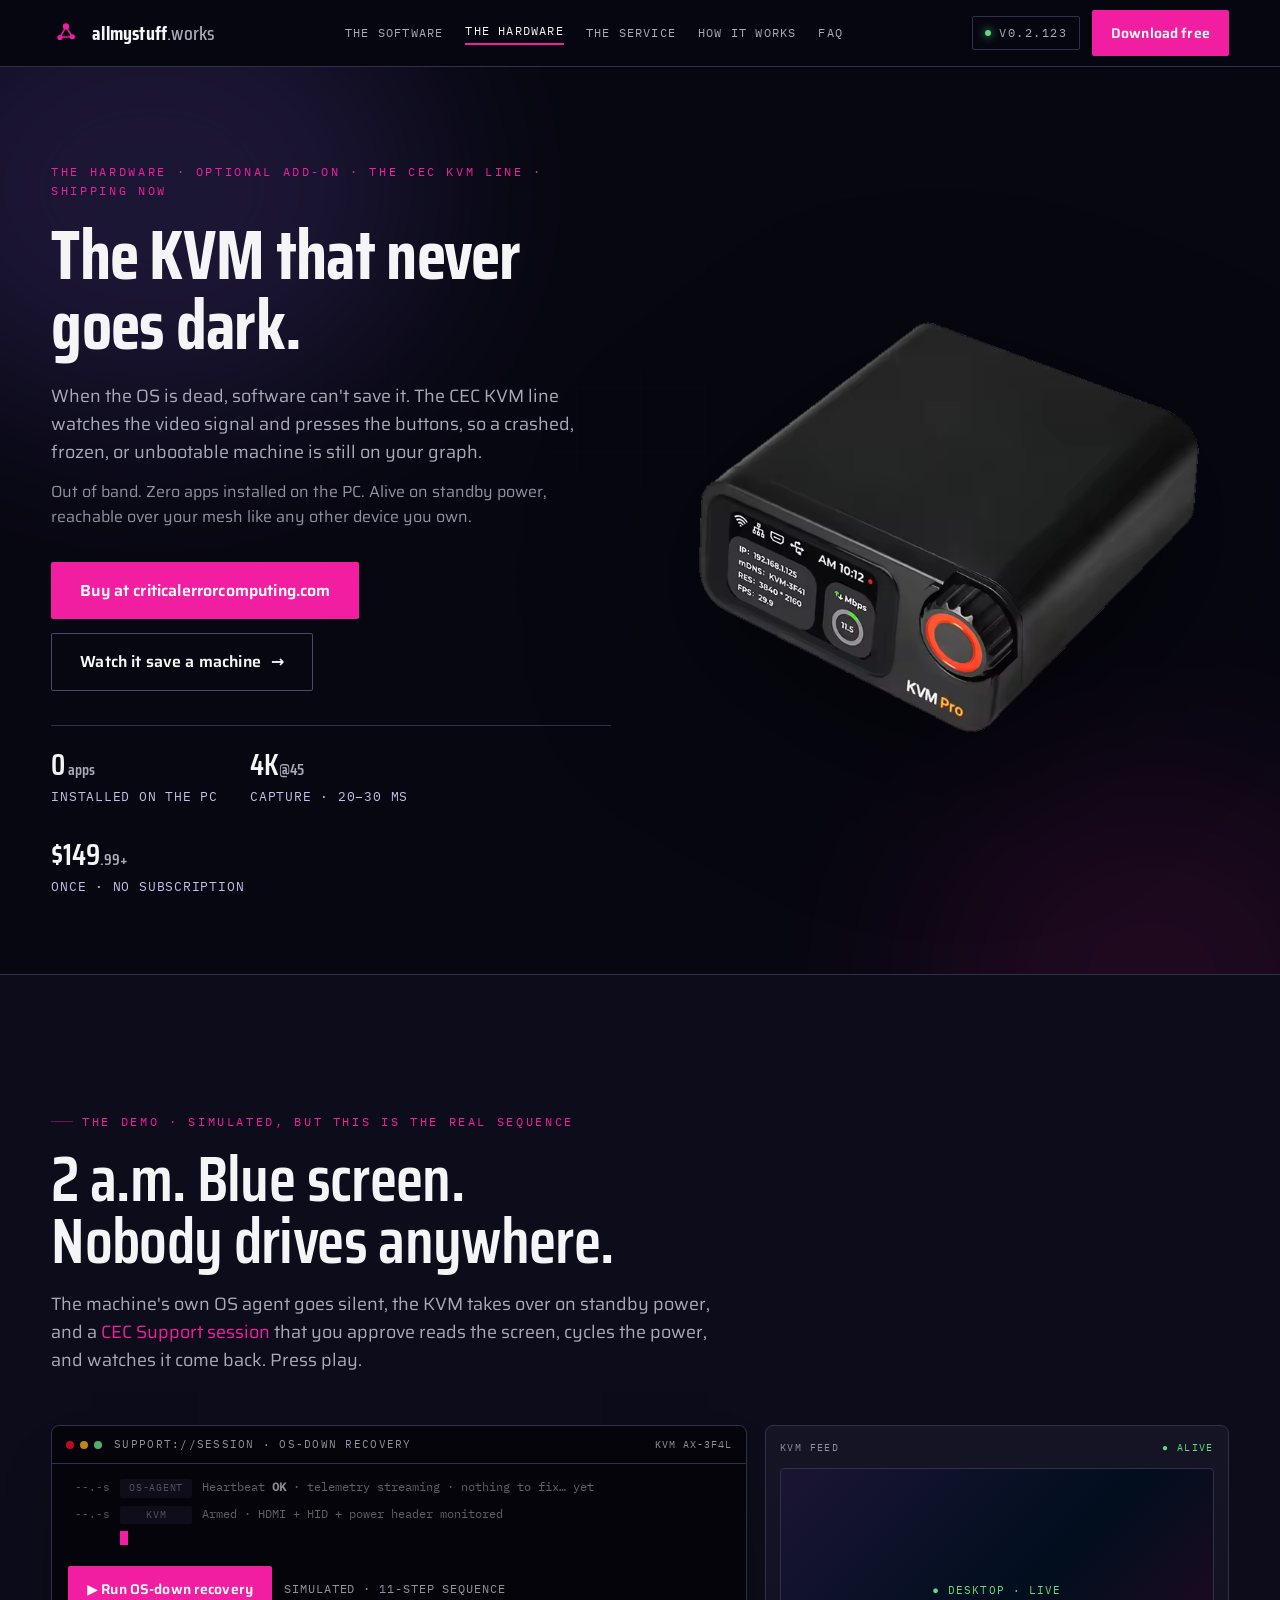
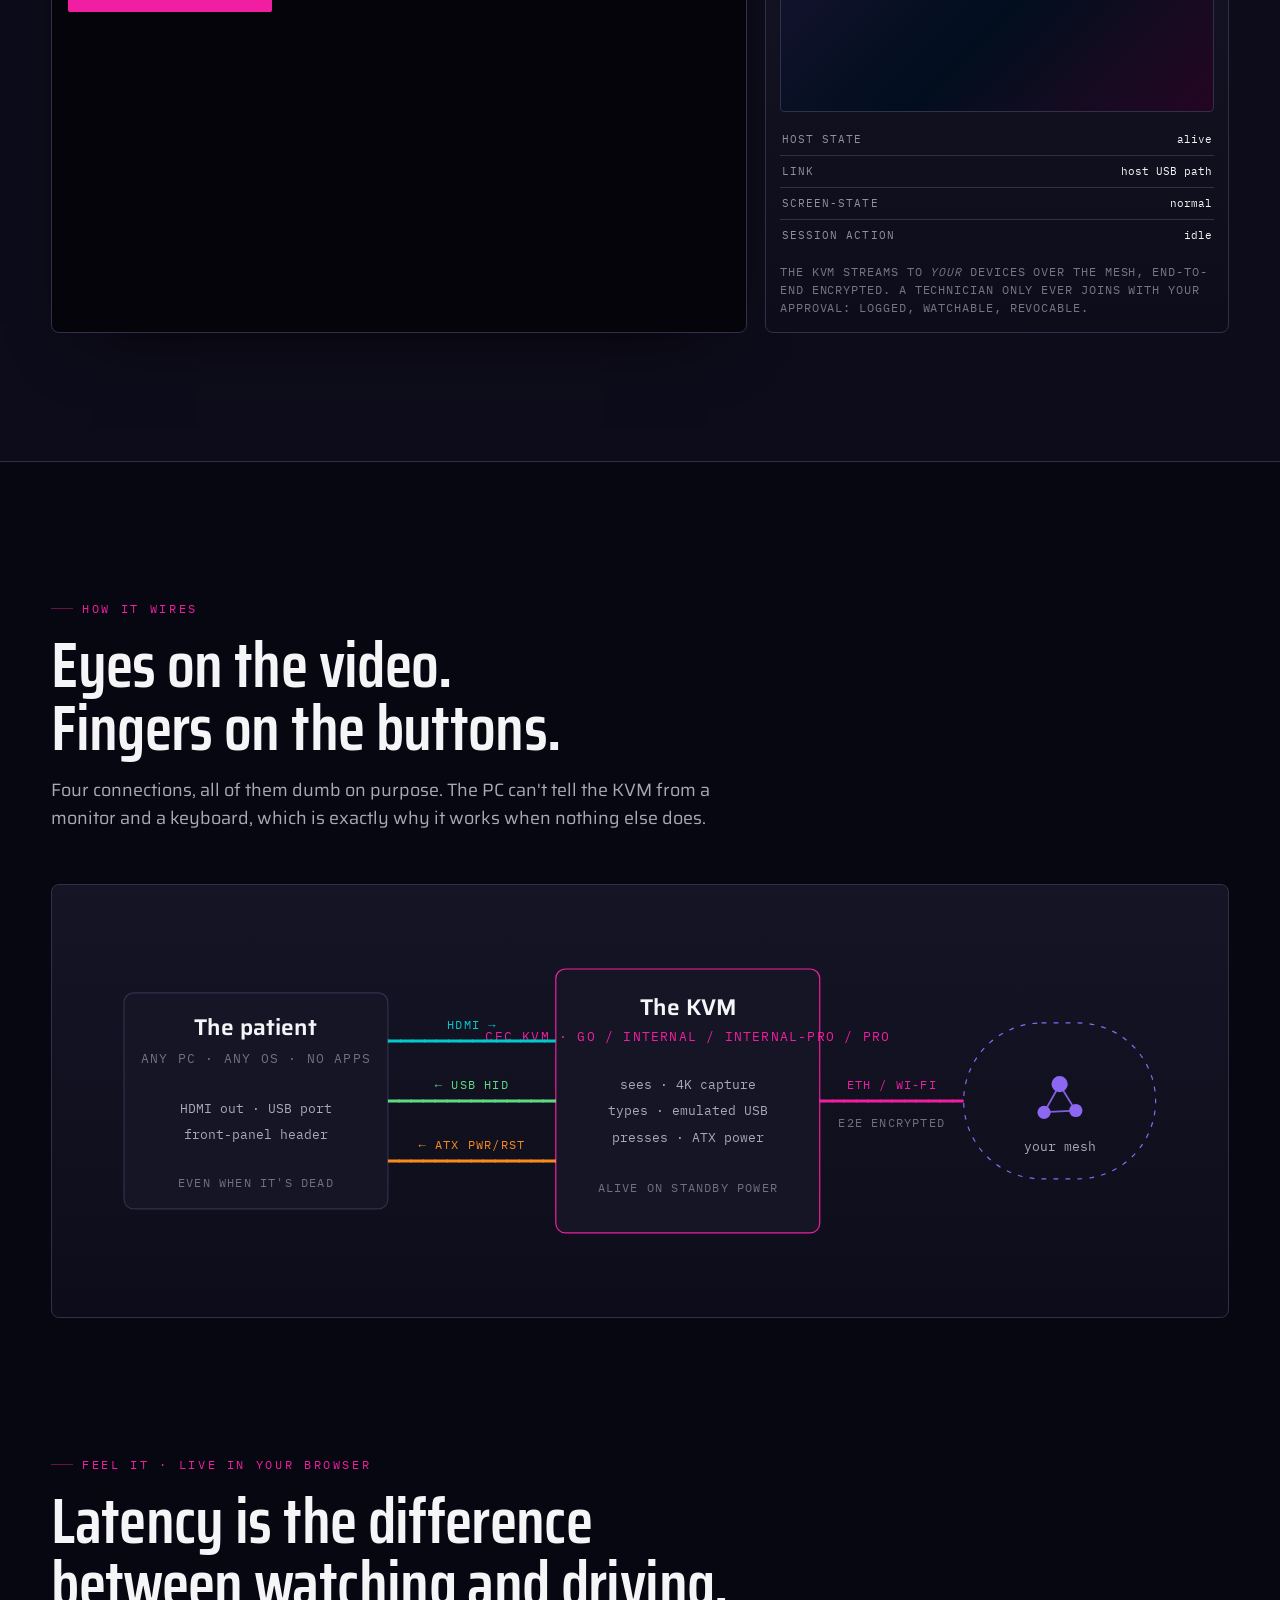
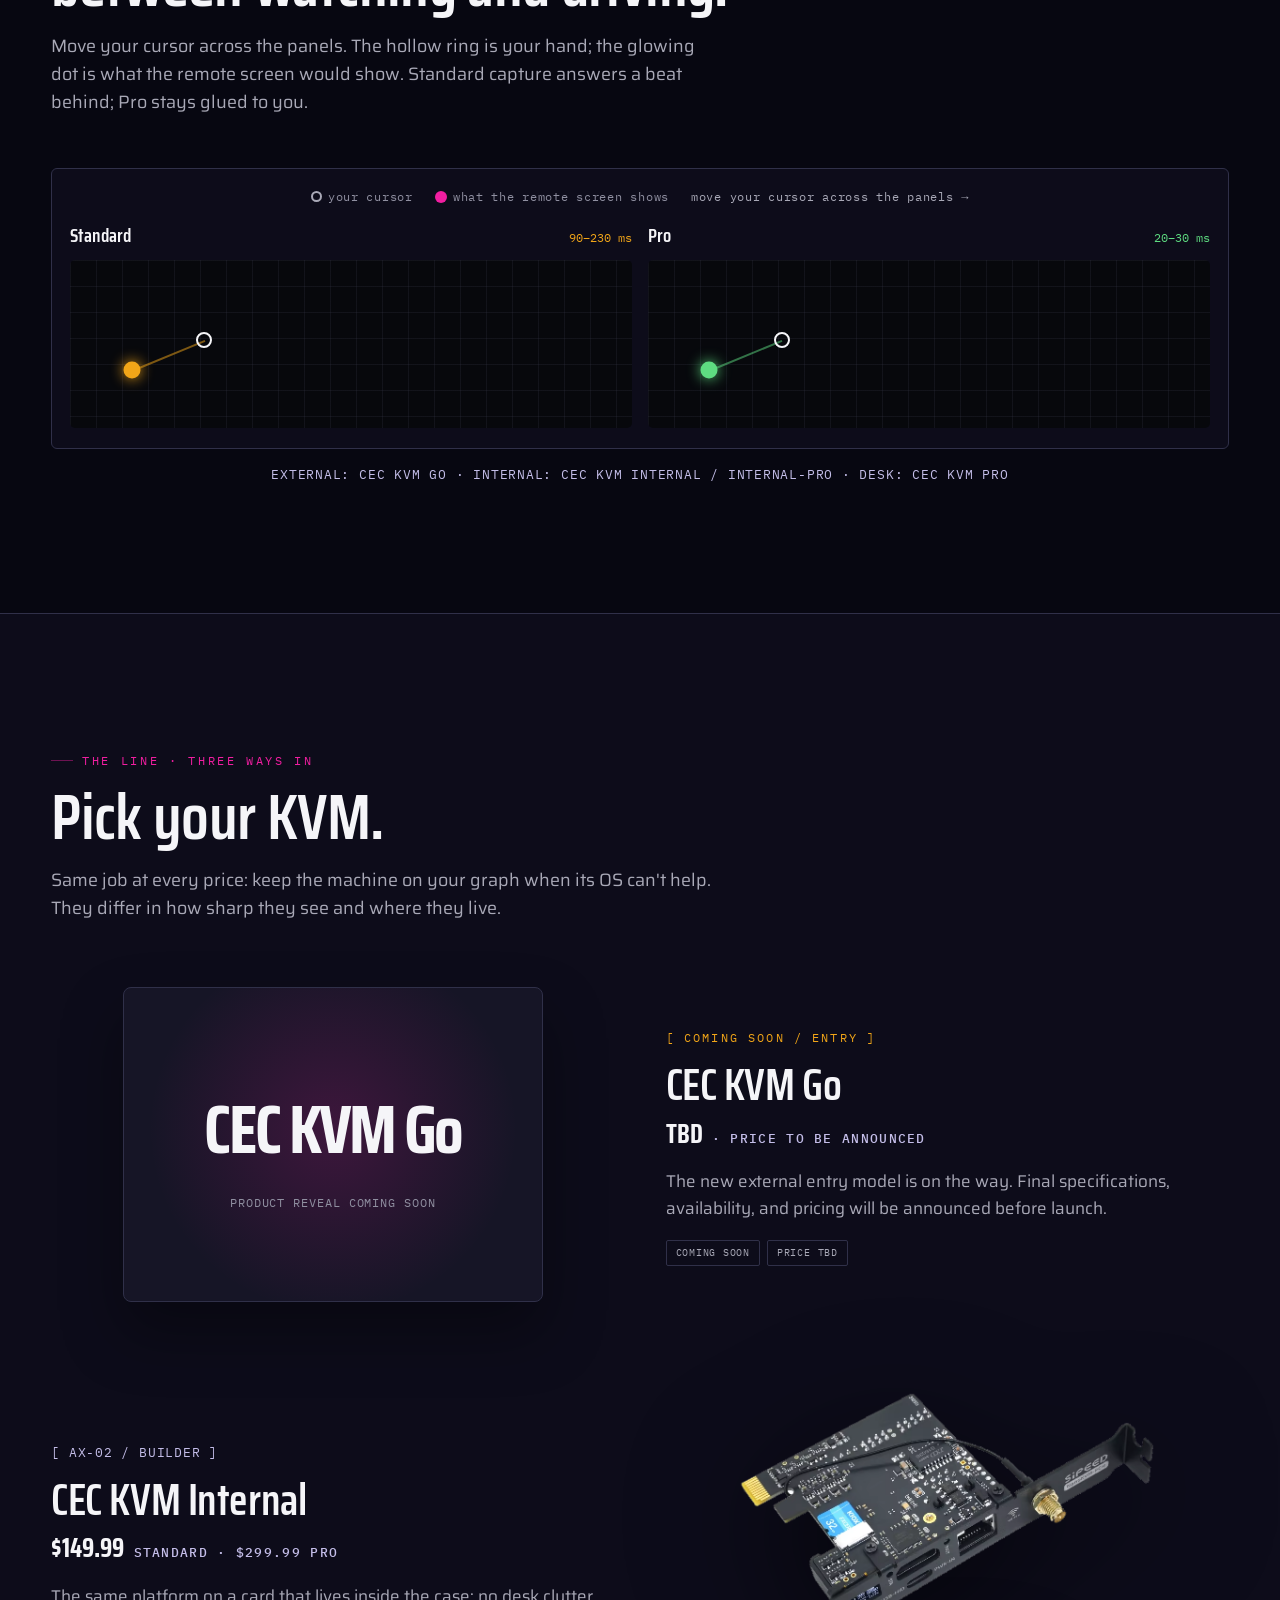
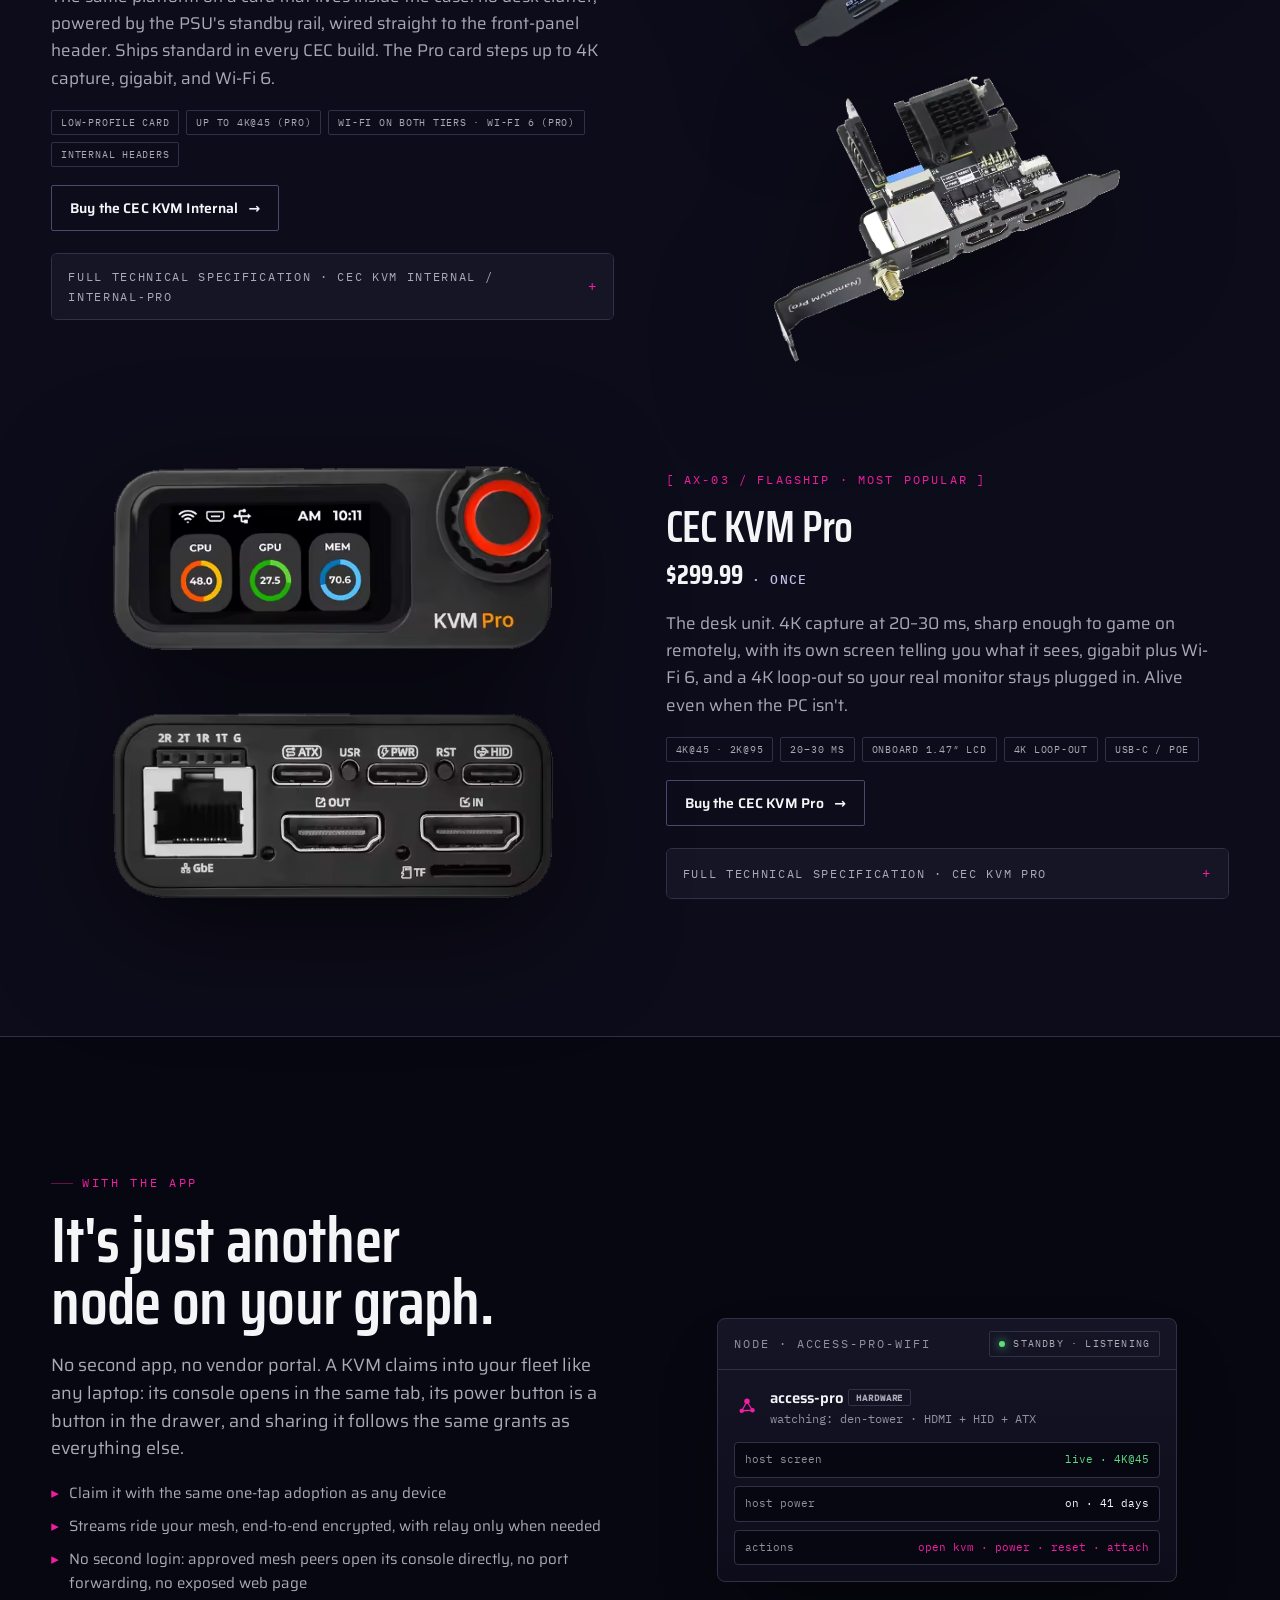
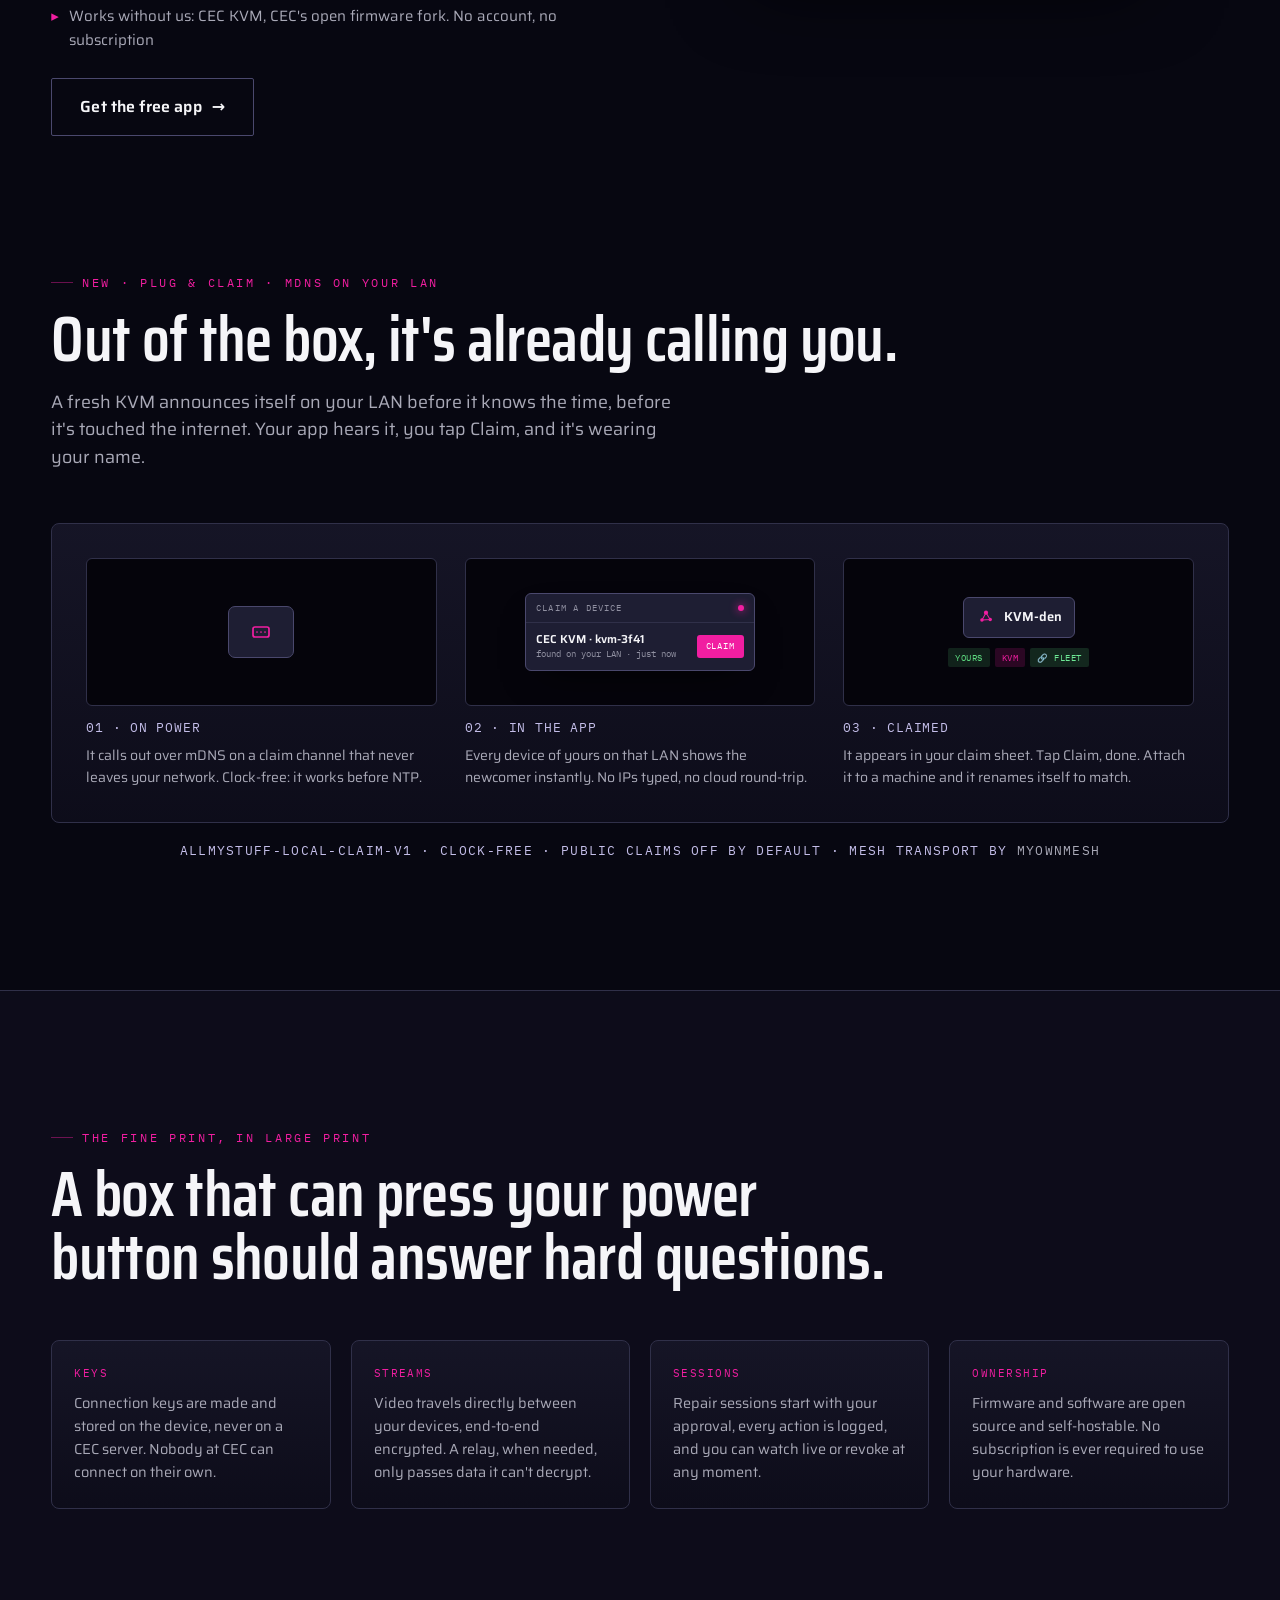
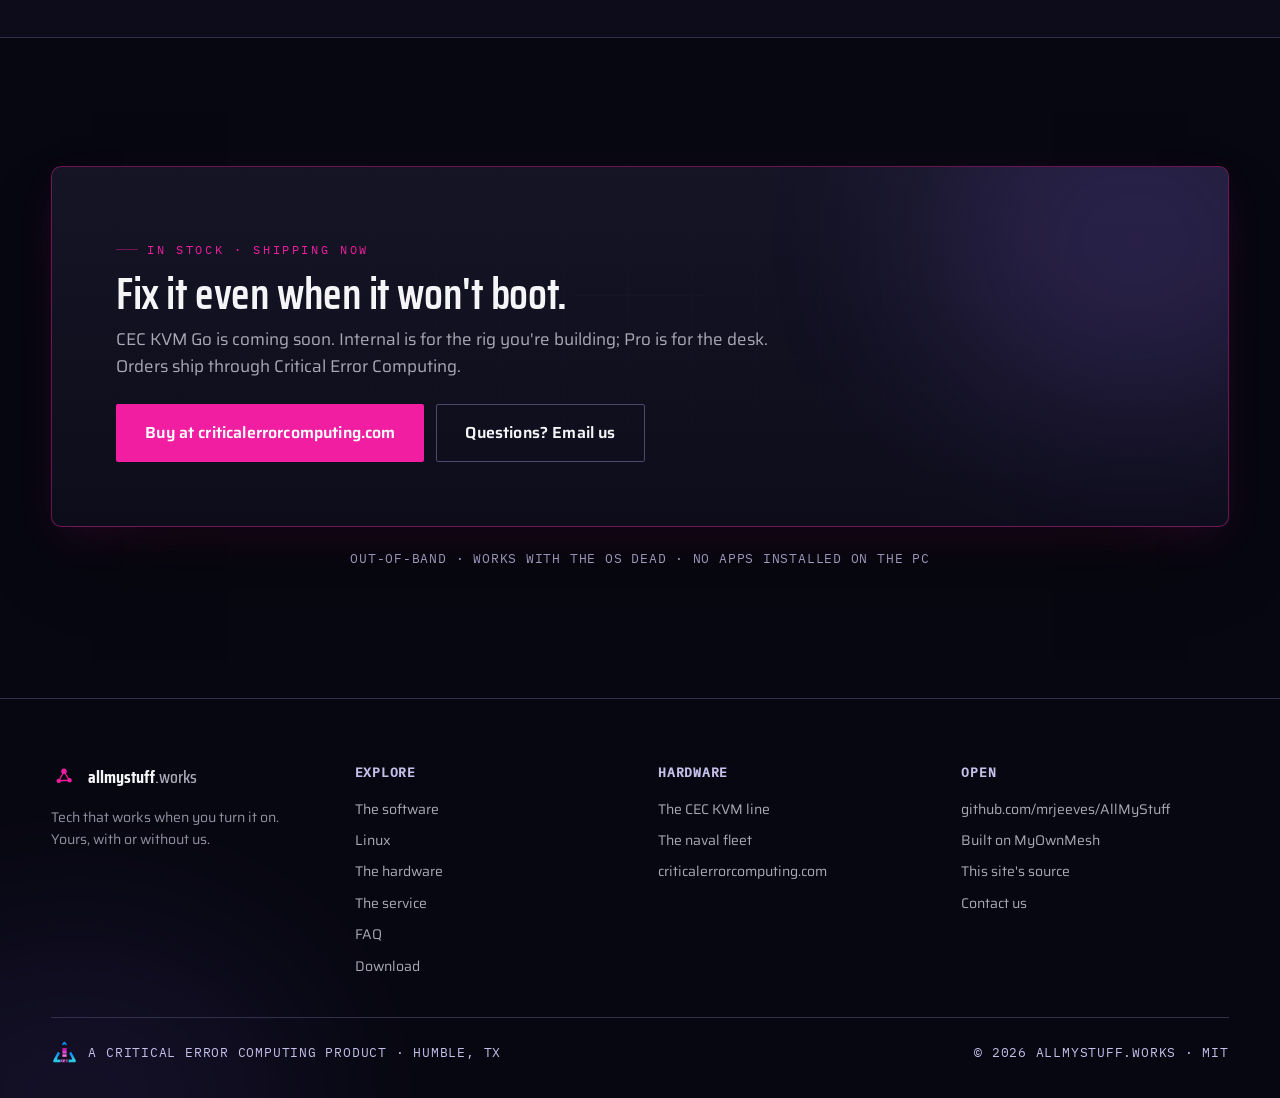
<file: hardware/index.html>
<!DOCTYPE html>
<html lang="en">
<head>
<meta charset="utf-8">
<meta name="viewport" content="width=device-width, initial-scale=1">
<title>The CEC KVM line: hardware that answers when the OS can't · allmystuff.works</title>
<meta name="description" content="Small boxes that watch the video signal and press the buttons. A crashed, frozen, or unbootable machine stays on your graph: out of band, no apps installed on the PC. Shipping now, pay once, no subscription.">
<meta name="theme-color" content="#070711">
<link rel="icon" type="image/svg+xml" href="../favicon.svg">
<link rel="icon" sizes="48x48 32x32 16x16" href="../favicon.ico">
<link rel="apple-touch-icon" href="../apple-touch-icon.png">
<meta property="og:type" content="website">
<meta property="og:title" content="The CEC KVM line: hardware that answers when the OS can't">
<meta property="og:description" content="The KVM that never goes dark: video in, fingers on the buttons, alive on standby power. Shipping now: pay once, no subscription.">
<meta property="og:url" content="https://allmystuff.works/hardware/">
<meta property="og:image" content="https://allmystuff.works/og.png">
<link rel="stylesheet" href="../ds/cec/tokens/fonts.css">
<link rel="stylesheet" href="../ds/cec/tokens/colors.css">
<link rel="stylesheet" href="../ds/cec/tokens/typography.css">
<link rel="stylesheet" href="../ds/cec/tokens/spacing.css">
<link rel="stylesheet" href="../ds/cec/tokens/base.css">
<link rel="stylesheet" href="../ds/cec/styles.css">
<style>
  body { margin: 0; background: oklch(0.135 0.022 285); }
  @keyframes amsFlow { to { stroke-dashoffset: -30; } }
  @keyframes amsBlink { 0%, 49% { opacity: 1; } 50%, 100% { opacity: 0; } }
  @keyframes amsPulse { 0%, 100% { opacity: 0.55; } 50% { opacity: 1; } }
  @keyframes amsScan { 0% { transform: translateY(-100%); } 100% { transform: translateY(100%); } }
  @keyframes amsPing { 0% { width: 12px; height: 12px; opacity: 0.9; } 70% { opacity: 0.14; } 100% { width: 230px; height: 230px; opacity: 0; } }
  @media (prefers-reduced-motion: reduce) { [style*="amsPing"], [style*="amsPulse"], [style*="amsFlow"] { animation: none !important; } }

  /* ---- OS-down recovery demo ---- */
  .demo-shell { display: grid; grid-template-columns: minmax(0, 1.5fr) minmax(0, 1fr); gap: 18px; align-items: stretch; }
  @media (max-width: 880px) { .demo-shell { grid-template-columns: 1fr; } }
  .console { background: oklch(0.115 0.018 285); border: 1px solid var(--border); border-radius: 8px; overflow: hidden; box-shadow: 0 30px 70px -40px rgb(0 0 0 / 0.85); display: flex; flex-direction: column; }
  .console-bar { display: flex; align-items: center; gap: 12px; padding: 10px 14px; border-bottom: 1px solid var(--border); }
  .console-bar .lights { display: flex; gap: 6px; }
  .console-bar .lights i { width: 8px; height: 8px; border-radius: 50%; display: block; opacity: 0.8; }
  .console-bar .title { font-family: var(--font-mono); font-size: 10.5px; letter-spacing: 0.12em; text-transform: uppercase; color: var(--faint); flex: 1; white-space: nowrap; overflow: hidden; text-overflow: ellipsis; }
  .console-bar .corr { font-family: var(--font-mono); font-size: 10px; letter-spacing: 0.1em; text-transform: uppercase; color: var(--faint); }
  .console-body { padding: 14px 16px 16px; font-family: var(--font-mono); font-size: 12px; line-height: 1.5; min-height: 320px; display: flex; flex-direction: column; gap: 7px; }
  .log-line { display: flex; gap: 10px; align-items: baseline; color: var(--dim); }
  .log-line .t { color: var(--faint); font-size: 10.5px; min-width: 42px; text-align: right; flex-shrink: 0; }
  .log-line .tag { font-size: 9.5px; letter-spacing: 0.08em; padding: 2px 7px; border-radius: 2px; background: var(--surface); color: var(--faint); min-width: 72px; text-align: center; flex-shrink: 0; }
  .log-line.warn .tag { background: oklch(0.78 0.16 75 / 0.15); color: var(--warn); }
  .log-line.crit .tag { background: var(--accent-soft); color: var(--accent); }
  .log-line.ok .tag { background: oklch(0.80 0.17 150 / 0.15); color: var(--ok); }
  .log-line b { color: var(--text); font-weight: 600; }
  .cursor-blink { display: inline-block; width: 8px; height: 14px; background: var(--accent); animation: amsBlink 1.1s steps(1) infinite; }
  .viewer { background: linear-gradient(180deg, var(--surface), var(--bg-2)); border: 1px solid var(--border); border-radius: 8px; padding: 14px; display: flex; flex-direction: column; gap: 12px; }
  .viewer-head { display: flex; justify-content: space-between; font-family: var(--font-mono); font-size: 10px; letter-spacing: 0.14em; text-transform: uppercase; color: var(--faint); }
  .mini-screen { aspect-ratio: 16 / 9; border-radius: 4px; border: 1px solid var(--border); display: grid; place-items: center; text-align: center; background: linear-gradient(135deg, oklch(0.22 0.06 290), oklch(0.16 0.04 250) 55%, oklch(0.19 0.07 330)); font-family: var(--font-mono); position: relative; overflow: hidden; }
  .mini-screen.bsod { background: oklch(0.45 0.16 255); color: white; }
  .mini-screen.bsod .big { font-size: 34px; font-weight: 700; margin-bottom: 8px; font-family: var(--font-display); }
  .mini-screen.bsod .stop { font-size: 9.5px; letter-spacing: 0.1em; }
  .mini-screen.post { background: #000; color: #bbb; }
  .mini-screen.nosig { background: #000; }
  .mini-screen .nosig-txt { font-size: 11px; letter-spacing: 0.22em; color: var(--faint); animation: amsPulse 1.8s ease-in-out infinite; }
  .state-row { display: flex; justify-content: space-between; gap: 10px; padding: 7px 2px; border-bottom: 1px solid var(--border); font-family: var(--font-mono); font-size: 10.5px; }
  .state-row:last-child { border-bottom: none; }
  .state-row .k { color: var(--faint); letter-spacing: 0.1em; text-transform: uppercase; }
  .state-row .v { color: var(--text); }
  .kicker-tag { font-family: var(--font-mono); font-size: 11.5px; letter-spacing: 0.08em; text-transform: uppercase; color: var(--faint); }

  /* ---- Devices + spec tables ---- */
  .dev-chips { display: flex; gap: 7px; flex-wrap: wrap; }
  .dev-chips span { font-family: var(--font-mono); font-size: 9.5px; letter-spacing: 0.08em; text-transform: uppercase; padding: 4px 9px; border: 1px solid var(--border); border-radius: 2px; color: var(--dim); }
  .spec { border: 1px solid var(--border); border-radius: 6px; margin-top: 22px; overflow: hidden; }
  .spec summary { cursor: pointer; list-style: none; display: flex; align-items: center; justify-content: space-between; gap: 12px; padding: 13px 16px; font-family: var(--font-mono); font-size: 12px; letter-spacing: 0.14em; text-transform: uppercase; color: var(--dim); background: var(--surface); }
  .spec summary::-webkit-details-marker { display: none; }
  .spec summary::after { content: "+"; color: var(--accent); font-size: 14px; }
  .spec[open] summary::after { content: "–"; }
  .spec-row { display: grid; grid-template-columns: minmax(150px, 38%) 1fr; border-top: 1px solid var(--border); font-size: 13px; }
  .spec-row.cols3 { grid-template-columns: minmax(150px, 38%) 1fr 1fr; }
  .spec-row > div { padding: 9px 16px; }
  .spec-row .k { font-family: var(--font-mono); font-size: 13px; letter-spacing: 0.06em; text-transform: uppercase; color: var(--label); }
  .spec-row .v { color: var(--dim); border-left: 1px solid var(--border); }
  .spec-row .v.yes { color: var(--ok); }
  .spec-row .v.none { color: var(--faint); }
  .spec-row.head .v { font-family: var(--font-mono); font-size: 11.5px; letter-spacing: 0.12em; text-transform: uppercase; color: var(--accent); }
  .spec-note { padding: 11px 16px; border-top: 1px solid var(--border); font-family: var(--font-mono); font-size: 13px; letter-spacing: 0.06em; text-transform: uppercase; color: var(--label); }

  /* ---- Latency demo ---- */
  .lat-demo { border: 1px solid var(--border); border-radius: 6px; padding: 18px 18px 20px; background: var(--bg-2); cursor: crosshair; touch-action: none; }
  .lat-legend { display: flex; justify-content: center; gap: 22px; font-family: var(--font-mono); font-size: 12px; letter-spacing: 0.06em; color: var(--faint); margin-bottom: 14px; flex-wrap: wrap; }
  .lat-legend i { font-style: normal; display: inline-flex; align-items: center; gap: 6px; }
  .lat-legend .ring { width: 11px; height: 11px; border-radius: 50%; border: 2px solid var(--dim); }
  .lat-legend .blob { width: 12px; height: 12px; border-radius: 50%; background: var(--accent); }
  .lat-panels { display: grid; grid-template-columns: 1fr 1fr; gap: 16px; }
  @media (max-width: 620px) { .lat-panels { grid-template-columns: 1fr; } }
  .lat-tag { display: flex; justify-content: space-between; align-items: baseline; margin-bottom: 9px; }
  .lat-tag b { font-family: var(--font-display); font-size: 19px; font-weight: 600; }
  .lat-tag span { font-family: var(--font-mono); font-size: 12px; }
  .lat-panel.std .lat-tag span { color: var(--warn); }
  .lat-panel.pro .lat-tag span { color: var(--ok); }
  .lat-stage { position: relative; height: 168px; border-radius: 5px; overflow: hidden; background-color: #07080c; background-image: linear-gradient(oklch(0.4 0.04 285 / 0.18) 1px, transparent 1px), linear-gradient(90deg, oklch(0.4 0.04 285 / 0.18) 1px, transparent 1px); background-size: 26px 26px; }
  .lat-line { position: absolute; height: 2px; transform-origin: left center; pointer-events: none; opacity: 0.5; }
  .lat-panel.std .lat-line { background: var(--warn); }
  .lat-panel.pro .lat-line { background: var(--ok); }
  .lat-true { position: absolute; width: 16px; height: 16px; border-radius: 50%; border: 2px solid var(--text); transform: translate(-50%, -50%); pointer-events: none; }
  .lat-ghost { position: absolute; width: 17px; height: 17px; border-radius: 50%; transform: translate(-50%, -50%); pointer-events: none; }
  .lat-panel.std .lat-ghost { background: var(--warn); box-shadow: 0 0 14px var(--warn); }
  .lat-panel.pro .lat-ghost { background: var(--ok); box-shadow: 0 0 14px var(--ok); }
</style>
</head>
<body>
<div style="min-height: 100vh; background: var(--bg); color: var(--text); font-family: var(--font-body); overflow-x: clip;">

  <!-- ════════ NAV ════════ -->
  <nav style="position: sticky; top: 0; z-index: 50; background: oklch(0.135 0.022 285 / 0.74); backdrop-filter: blur(14px) saturate(1.2); border-bottom: 1px solid var(--border);">
    <div class="wrap" style="display: flex; align-items: center; justify-content: space-between; height: 66px; gap: 18px;">
      <a href="../" style="display: flex; align-items: center; gap: 11px;">
        <svg viewBox="0 0 256 256" aria-hidden="true" style="width: 30px; height: 30px; color: var(--accent);">
          <g stroke="currentColor" stroke-width="13" fill="none" stroke-linecap="round">
            <path d="M128 74 L77 165 M128 74 L181 160 M77 165 L181 160"></path>
          </g>
          <circle cx="128" cy="72" r="27" fill="currentColor"></circle>
          <circle cx="76" cy="166" r="22" fill="currentColor"></circle>
          <circle cx="182" cy="160" r="22" fill="currentColor"></circle>
        </svg>
        <span style="font-family: var(--font-display); font-weight: 700; font-size: 20px; letter-spacing: 0.01em;">allmystuff<span style="color: var(--dim); font-weight: 500;">.works</span></span>
      </a>
      <div style="display: flex; gap: 22px; align-items: center;">
        <a href="../software/" style="font-family: var(--font-mono); font-size: 12px; letter-spacing: 0.1em; text-transform: uppercase; color: var(--dim);">The software</a>
        <a href="./" style="font-family: var(--font-mono); font-size: 12px; letter-spacing: 0.1em; text-transform: uppercase; color: var(--text); border-bottom: 2px solid var(--accent); padding-bottom: 2px;">The hardware</a>
        <a href="../service/" style="font-family: var(--font-mono); font-size: 12px; letter-spacing: 0.1em; text-transform: uppercase; color: var(--dim);">The service</a>
        <a href="../layers/" style="font-family: var(--font-mono); font-size: 12px; letter-spacing: 0.1em; text-transform: uppercase; color: var(--dim);">How it works</a>
        <a href="../faq/" style="font-family: var(--font-mono); font-size: 12px; letter-spacing: 0.1em; text-transform: uppercase; color: var(--dim);">FAQ</a>
      </div>
      <div style="display: flex; gap: 12px; align-items: center;">
        <a class="chip" href="https://github.com/mrjeeves/AllMyStuff" title="View AllMyStuff on GitHub"><span class="dot"></span><span id="rel-version">v0.2.123</span></a>
        <a class="btn btn-primary btn-sm" href="../download/">Download free</a>
      </div>
    </div>
  </nav>

  <!-- ════════ HERO ════════ -->
  <header style="position: relative; padding: clamp(52px, 7vw, 96px) 0 clamp(48px, 6vw, 84px); overflow: hidden;">
    <div class="grid-bg"></div>
    <div class="glow" style="width: 560px; height: 460px; left: -10%; top: -12%; background: var(--violet); opacity: 0.16;"></div>
    <div class="glow" style="width: 460px; height: 400px; right: -8%; bottom: -22%; background: var(--accent); opacity: 0.10;"></div>
    <div class="wrap" style="position: relative; z-index: 2; display: grid; grid-template-columns: repeat(auto-fit, minmax(min(440px, 100%), 1fr)); gap: clamp(36px, 4.5vw, 64px); align-items: center;">
      <div>
        <span class="eyebrow no-rule">The hardware · optional add-on · The CEC KVM line · shipping now</span>
        <h1 style="font-family: var(--font-display); font-weight: 700; font-size: clamp(40px, 5.4vw, 76px); line-height: 1.02; letter-spacing: -0.01em; margin: 20px 0 22px; text-wrap: pretty;">The KVM that never goes dark.</h1>
        <p class="lede" style="margin: 0 0 14px;">When the OS is dead, software can't save it. The CEC KVM line watches the video signal and presses the buttons, so a crashed, frozen, or unbootable machine is still on your graph.</p>
        <p style="font-size: 16px; color: var(--faint); max-width: 54ch; line-height: 1.55; margin: 0 0 32px;">Out of band. Zero apps installed on the PC. Alive on standby power, reachable over your mesh like any other device you own.</p>
        <div style="display: flex; gap: 14px; align-items: center; flex-wrap: wrap;">
          <a class="btn btn-primary" href="https://www.criticalerrorcomputing.com/collections/cec-kvm">Buy at criticalerrorcomputing.com</a>
          <a class="btn btn-ghost" href="#demo">Watch it save a machine <span aria-hidden="true">→</span></a>
        </div>
        <div style="margin-top: 34px; display: flex; gap: 32px; flex-wrap: wrap; padding-top: 24px; border-top: 1px solid var(--border);">
          <div>
            <div style="font-family: var(--font-display); font-size: 30px; font-weight: 600; line-height: 1;">0<small style="font-size: 16px; color: var(--dim);"> apps</small></div>
            <div style="font-family: var(--font-mono); font-size: 13px; letter-spacing: 0.06em; text-transform: uppercase; color: var(--label); margin-top: 7px;">Installed on the PC</div>
          </div>
          <div>
            <div style="font-family: var(--font-display); font-size: 30px; font-weight: 600; line-height: 1;">4K<small style="font-size: 16px; color: var(--dim);">@45</small></div>
            <div style="font-family: var(--font-mono); font-size: 13px; letter-spacing: 0.06em; text-transform: uppercase; color: var(--label); margin-top: 7px;">Capture · 20–30 ms</div>
          </div>
          <div>
            <div style="font-family: var(--font-display); font-size: 30px; font-weight: 600; line-height: 1;">$149<small style="font-size: 16px; color: var(--dim);">.99+</small></div>
            <div style="font-family: var(--font-mono); font-size: 13px; letter-spacing: 0.06em; text-transform: uppercase; color: var(--label); margin-top: 7px;">Once · no subscription</div>
          </div>
        </div>
      </div>
      <div style="display: grid; place-items: center;">
        <img src="../assets/kvm-angled.png" alt="CEC KVM Pro, desk unit with onboard screen" style="width: min(520px, 100%); height: auto; filter: drop-shadow(0 40px 80px rgb(0 0 0 / 0.6));">
      </div>
    </div>
  </header>

  <!-- ════════ DEMO ════════ -->
  <section id="demo" class="section" style="background: var(--bg-2); border-top: 1px solid var(--border); border-bottom: 1px solid var(--border);">
    <div class="wrap">
      <div style="max-width: 840px; margin-bottom: clamp(36px, 4vw, 52px);">
        <span class="eyebrow">The demo · simulated, but this is the real sequence</span>
        <h2 class="display-l" style="margin: 16px 0 18px;">2 a.m. Blue screen. Nobody drives anywhere.</h2>
        <p class="lede">The machine's own OS agent goes silent, the KVM takes over on standby power, and a <a href="https://support.cec.direct" style="color: var(--accent);">CEC Support session</a> that you approve reads the screen, cycles the power, and watches it come back. Press play.</p>
      </div>
      <div class="demo-shell">
        <div class="console">
          <div class="console-bar">
            <div class="lights"><i style="background: var(--g-red);"></i><i style="background: var(--warn);"></i><i style="background: var(--ok);"></i></div>
            <div class="title">support://session · OS-down recovery</div>
            <div class="corr">kvm AX-3F4L</div>
          </div>
          <div class="console-body" id="demo-log"></div>
        </div>
        <div class="viewer">
          <div class="viewer-head"><span>KVM feed</span><span id="demo-host-dot" style="color: var(--ok);">● alive</span></div>
          <div class="mini-screen" id="demo-screen"><div style="font-size: 11px; color: var(--ok); letter-spacing: 0.1em;">● DESKTOP · LIVE</div></div>
          <div>
            <div class="state-row"><span class="k">host state</span><span class="v" id="demo-host">alive</span></div>
            <div class="state-row"><span class="k">link</span><span class="v" id="demo-link">host USB path</span></div>
            <div class="state-row"><span class="k">screen-state</span><span class="v" id="demo-state">normal</span></div>
            <div class="state-row"><span class="k">session action</span><span class="v" id="demo-action">idle</span></div>
          </div>
          <div class="kicker-tag" style="line-height: 1.6; opacity: 0.8;">The KVM streams to <i>your</i> devices over the mesh, end-to-end encrypted. A technician only ever joins with your approval: logged, watchable, revocable.</div>
        </div>
      </div>
    </div>
  </section>

  <!-- ════════ HOW IT WIRES ════════ -->
  <section class="section">
    <div class="wrap">
      <div style="max-width: 840px; margin-bottom: clamp(36px, 4vw, 52px);">
        <span class="eyebrow">How it wires</span>
        <h2 class="display-l" style="margin: 16px 0 18px;">Eyes on the video. Fingers on the buttons.</h2>
        <p class="lede">Four connections, all of them dumb on purpose. The PC can't tell the KVM from a monitor and a keyboard, which is exactly why it works when nothing else does.</p>
      </div>
      <div style="background: linear-gradient(180deg, var(--surface), var(--bg-2)); border: 1px solid var(--border); border-radius: 8px; padding: clamp(20px, 3vw, 36px); overflow-x: auto;">
        <svg viewBox="0 0 920 300" style="display: block; width: 100%; min-width: 680px; height: auto;" aria-label="Wiring diagram: the PC's HDMI and USB connect to the KVM; the KVM's ATX leads connect to the front-panel header; the KVM reaches your mesh over Ethernet or Wi-Fi.">
          <!-- PC -->
          <rect x="30" y="60" width="220" height="180" rx="8" fill="oklch(0.205 0.034 285)" stroke="oklch(0.32 0.045 285)"></rect>
          <text x="140" y="95" text-anchor="middle" fill="oklch(0.97 0.004 285)" font-family="Saira, sans-serif" font-size="19" font-weight="600">The patient</text>
          <text x="140" y="118" text-anchor="middle" fill="oklch(0.55 0.025 285)" font-family="IBM Plex Mono, monospace" font-size="11" letter-spacing="1">ANY PC · ANY OS · NO APPS</text>
          <text x="140" y="160" text-anchor="middle" fill="oklch(0.74 0.02 285)" font-family="IBM Plex Mono, monospace" font-size="11">HDMI out · USB port</text>
          <text x="140" y="182" text-anchor="middle" fill="oklch(0.74 0.02 285)" font-family="IBM Plex Mono, monospace" font-size="11">front-panel header</text>
          <text x="140" y="222" text-anchor="middle" fill="oklch(0.55 0.025 285)" font-family="IBM Plex Mono, monospace" font-size="10" letter-spacing="1">EVEN WHEN IT'S DEAD</text>
          <!-- KVM -->
          <rect x="390" y="40" width="220" height="220" rx="8" fill="oklch(0.205 0.034 285)" stroke="oklch(0.64 0.255 350)"></rect>
          <text x="500" y="78" text-anchor="middle" fill="oklch(0.97 0.004 285)" font-family="Saira, sans-serif" font-size="19" font-weight="600">The KVM</text>
          <text x="500" y="100" text-anchor="middle" fill="oklch(0.64 0.255 350)" font-family="IBM Plex Mono, monospace" font-size="11" letter-spacing="1">CEC KVM · GO / INTERNAL / INTERNAL-PRO / PRO</text>
          <text x="500" y="140" text-anchor="middle" fill="oklch(0.74 0.02 285)" font-family="IBM Plex Mono, monospace" font-size="11">sees · 4K capture</text>
          <text x="500" y="162" text-anchor="middle" fill="oklch(0.74 0.02 285)" font-family="IBM Plex Mono, monospace" font-size="11">types · emulated USB</text>
          <text x="500" y="184" text-anchor="middle" fill="oklch(0.74 0.02 285)" font-family="IBM Plex Mono, monospace" font-size="11">presses · ATX power</text>
          <text x="500" y="226" text-anchor="middle" fill="oklch(0.55 0.025 285)" font-family="IBM Plex Mono, monospace" font-size="10" letter-spacing="1">ALIVE ON STANDBY POWER</text>
          <!-- Mesh -->
          <rect x="730" y="85" width="160" height="130" rx="65" fill="none" stroke="oklch(0.62 0.20 292)" stroke-dasharray="4 6"></rect>
          <g stroke="oklch(0.62 0.20 292)" stroke-width="6" fill="none" stroke-linecap="round" opacity="0.9" transform="translate(778,118) scale(0.25)">
            <path d="M128 74 L77 165 M128 74 L181 160 M77 165 L181 160"></path>
          </g>
          <g transform="translate(778,118) scale(0.25)" fill="oklch(0.62 0.20 292)">
            <circle cx="128" cy="72" r="27"></circle><circle cx="76" cy="166" r="22"></circle><circle cx="182" cy="160" r="22"></circle>
          </g>
          <text x="810" y="192" text-anchor="middle" fill="oklch(0.74 0.02 285)" font-family="IBM Plex Mono, monospace" font-size="11">your mesh</text>
          <!-- wires PC -> KVM -->
          <g font-family="IBM Plex Mono, monospace" font-size="10" letter-spacing="1">
            <path d="M250 100 L390 100" stroke="oklch(0.75 0.15 195)" stroke-width="2.5" fill="none"></path>
            <path d="M250 100 L390 100" stroke="oklch(0.75 0.15 195)" stroke-width="2.5" fill="none" stroke-dasharray="1 9" style="animation: amsFlow 1.1s linear infinite;"></path>
            <text x="320" y="90" text-anchor="middle" fill="oklch(0.75 0.15 195)">HDMI →</text>
            <path d="M390 150 L250 150" stroke="oklch(0.80 0.17 150)" stroke-width="2.5" fill="none"></path>
            <path d="M390 150 L250 150" stroke="oklch(0.80 0.17 150)" stroke-width="2.5" fill="none" stroke-dasharray="1 9" style="animation: amsFlow 1.1s linear infinite;"></path>
            <text x="320" y="140" text-anchor="middle" fill="oklch(0.80 0.17 150)">← USB HID</text>
            <path d="M390 200 L250 200" stroke="oklch(0.74 0.17 58)" stroke-width="2.5" fill="none"></path>
            <path d="M390 200 L250 200" stroke="oklch(0.74 0.17 58)" stroke-width="2.5" fill="none" stroke-dasharray="1 9" style="animation: amsFlow 1.4s linear infinite;"></path>
            <text x="320" y="190" text-anchor="middle" fill="oklch(0.74 0.17 58)">← ATX PWR/RST</text>
            <!-- KVM -> mesh -->
            <path d="M610 150 L730 150" stroke="oklch(0.64 0.255 350)" stroke-width="2.5" fill="none"></path>
            <path d="M610 150 L730 150" stroke="oklch(0.64 0.255 350)" stroke-width="2.5" fill="none" stroke-dasharray="1 9" style="animation: amsFlow 1.1s linear infinite;"></path>
            <text x="670" y="140" text-anchor="middle" fill="oklch(0.64 0.255 350)">ETH / WI-FI</text>
            <text x="670" y="172" text-anchor="middle" fill="oklch(0.55 0.025 285)">E2E ENCRYPTED</text>
          </g>
        </svg>
      </div>
    </div>
  </section>

  <!-- ════════ LATENCY ════════ -->
  <section id="latency" class="section" style="padding-top: 0;">
    <div class="wrap">
      <div style="max-width: 840px; margin-bottom: clamp(36px, 4vw, 52px);">
        <span class="eyebrow">Feel it · live in your browser</span>
        <h2 class="display-l" style="margin: 16px 0 18px;">Latency is the difference between watching and driving.</h2>
        <p class="lede">Move your cursor across the panels. The hollow ring is your hand; the glowing dot is what the remote screen would show. Standard capture answers a beat behind; Pro stays glued to you.</p>
      </div>
      <div class="lat-demo" id="lat-demo">
        <div class="lat-legend">
          <i><span class="ring"></span>your cursor</i>
          <i><span class="blob"></span>what the remote screen shows</i>
          <i style="color: var(--dim);">move your cursor across the panels →</i>
        </div>
        <div class="lat-panels">
          <div class="lat-panel std">
            <div class="lat-tag"><b>Standard</b><span>90–230 ms</span></div>
            <div class="lat-stage" data-lat="150">
              <span class="lat-line"></span>
              <span class="lat-ghost"></span>
              <span class="lat-true"></span>
            </div>
          </div>
          <div class="lat-panel pro">
            <div class="lat-tag"><b>Pro</b><span>20–30 ms</span></div>
            <div class="lat-stage" data-lat="28">
              <span class="lat-line"></span>
              <span class="lat-ghost"></span>
              <span class="lat-true"></span>
            </div>
          </div>
        </div>
      </div>
      <p class="kicker-tag" style="display: block; text-align: center; margin-top: 16px; color: var(--label); font-size: 13px; letter-spacing: 0.06em;">external: cec kvm go · internal: cec kvm internal / internal-pro · desk: cec kvm pro</p>
    </div>
  </section>

  <!-- ════════ THE LINE ════════ -->
  <section id="line" class="section" style="background: var(--bg-2); border-top: 1px solid var(--border); border-bottom: 1px solid var(--border);">
    <div class="wrap">
      <div style="max-width: 840px; margin-bottom: clamp(44px, 5vw, 64px);">
        <span class="eyebrow">The line · three ways in</span>
        <h2 class="display-l" style="margin: 16px 0 18px;">Pick your KVM.</h2>
        <p class="lede">Same job at every price: keep the machine on your graph when its OS can't help. They differ in how sharp they see and where they live.</p>
      </div>

      <!-- CEC KVM Go -->
      <div id="cec-kvm-go" style="display: grid; grid-template-columns: repeat(auto-fit, minmax(min(400px, 100%), 1fr)); gap: clamp(28px, 4vw, 56px); align-items: center; margin-bottom: clamp(56px, 7vw, 88px);">
        <div style="display: grid; place-items: center;">
          <div aria-label="CEC KVM Go product reveal coming soon" style="width: min(420px, 100%); aspect-ratio: 4 / 3; display: grid; place-content: center; gap: 10px; text-align: center; border: 1px solid var(--border); border-radius: var(--r-lg); background: radial-gradient(circle at 50% 45%, color-mix(in oklch, var(--accent) 18%, transparent), transparent 68%), var(--surface); box-shadow: 0 30px 60px rgb(0 0 0 / 0.35);">
            <strong style="font-family: var(--font-display); font-size: clamp(38px, 7vw, 68px); letter-spacing: -0.04em;">CEC KVM Go</strong>
            <span class="kicker-tag">Product reveal coming soon</span>
          </div>
        </div>
        <div>
          <span style="font-family: var(--font-mono); font-size: 12px; letter-spacing: 0.18em; text-transform: uppercase; color: var(--warn);">[ coming soon / entry ]</span>
          <h3 class="display-m" style="margin: 14px 0 6px;">CEC KVM Go</h3>
          <div style="font-family: var(--font-display); font-size: 26px; font-weight: 700; margin-bottom: 14px;">TBD<span style="font-size: 13px; font-weight: 500; color: var(--label); font-family: var(--font-mono); letter-spacing: 0.1em; text-transform: uppercase;"> · price to be announced</span></div>
          <p style="color: var(--dim); line-height: 1.6; max-width: 50ch; margin-bottom: 18px;">The new external entry model is on the way. Final specifications, availability, and pricing will be announced before launch.</p>
          <div class="dev-chips"><span>Coming soon</span><span>Price TBD</span></div>
        </div>
      </div>

      <!-- AX-02 Internal -->
      <div style="display: grid; grid-template-columns: repeat(auto-fit, minmax(min(400px, 100%), 1fr)); gap: clamp(28px, 4vw, 56px); align-items: center; margin-bottom: clamp(56px, 7vw, 88px);">
        <div>
          <span style="font-family: var(--font-mono); font-size: 13px; letter-spacing: 0.06em; text-transform: uppercase; color: var(--label);">[ AX-02 / builder ]</span>
          <h3 class="display-m" style="margin: 14px 0 6px;">CEC KVM Internal</h3>
          <div style="font-family: var(--font-display); font-size: 26px; font-weight: 700; margin-bottom: 14px;">$149.99<span style="font-size: 13px; font-weight: 500; color: var(--label); font-family: var(--font-mono); letter-spacing: 0.1em; text-transform: uppercase;"> standard · $299.99 pro</span></div>
          <p style="color: var(--dim); line-height: 1.6; max-width: 50ch; margin-bottom: 18px;">The same platform on a card that lives inside the case: no desk clutter, powered by the PSU's standby rail, wired straight to the front-panel header. Ships standard in every CEC build. The Pro card steps up to 4K capture, gigabit, and Wi-Fi 6.</p>
          <div class="dev-chips"><span>Low-profile card</span><span>Up to 4K@45 (Pro)</span><span>Wi-Fi on both tiers · Wi-Fi 6 (Pro)</span><span>Internal headers</span></div>
          <div style="margin-top: 18px;"><a class="btn btn-ghost btn-sm" href="https://www.criticalerrorcomputing.com/products/cec-kvm-internal">Buy the CEC KVM Internal <span aria-hidden="true">→</span></a></div>
          <details class="spec">
            <summary><span>Full technical specification · CEC KVM Internal / Internal&#8209;Pro</span></summary>
            <div class="spec-row cols3 head"><div class="k"></div><div class="v">Internal</div><div class="v">Internal-Pro</div></div>
            <div class="spec-row cols3"><div class="k">Computing unit</div><div class="v">SG2002 · RISC-V</div><div class="v">AX630C · 2× A53 @ 1.2GHz</div></div>
            <div class="spec-row cols3"><div class="k">Memory</div><div class="v">256MB DDR3</div><div class="v">1GB LPDDR4X</div></div>
            <div class="spec-row cols3"><div class="k">Storage</div><div class="v">32GB microSD (included)</div><div class="v">32GB eMMC · 300MB/s</div></div>
            <div class="spec-row cols3"><div class="k">Resolution</div><div class="v">1080p @ 60fps</div><div class="v">4K @ 45fps · 2K @ 95fps</div></div>
            <div class="spec-row cols3"><div class="k">HDMI loop-out</div><div class="v none">none</div><div class="v">4K loop-out</div></div>
            <div class="spec-row cols3"><div class="k">Video encoding</div><div class="v">MJPEG · H.264</div><div class="v">MJPG · H.264 · H.265</div></div>
            <div class="spec-row cols3"><div class="k">Video latency</div><div class="v">90–230 ms</div><div class="v">20–30 ms</div></div>
            <div class="spec-row cols3"><div class="k">Audio transmission</div><div class="v none">none</div><div class="v yes">✓</div></div>
            <div class="spec-row cols3"><div class="k">UEFI / BIOS · USB HID · ISO</div><div class="v yes">✓</div><div class="v yes">✓</div></div>
            <div class="spec-row cols3"><div class="k">IPMI · Wake-on-LAN</div><div class="v yes">✓</div><div class="v yes">✓</div></div>
            <div class="spec-row cols3"><div class="k">WebSSH · custom scripts</div><div class="v yes">✓</div><div class="v yes">✓</div></div>
            <div class="spec-row cols3"><div class="k">Ethernet</div><div class="v">10/100M</div><div class="v">1000M</div></div>
            <div class="spec-row cols3"><div class="k">Wi-Fi</div><div class="v">Included</div><div class="v">Wi-Fi 6 · included</div></div>
            <div class="spec-row cols3"><div class="k">PoE</div><div class="v">Included</div><div class="v">Included</div></div>
            <div class="spec-row cols3"><div class="k">ATX power control</div><div class="v">Direct to 9-pin front-panel header</div><div class="v">Internal ATX + front-panel headers</div></div>
            <div class="spec-row cols3"><div class="k">Display</div><div class="v">0.49″ 64×32 white OLED</div><div class="v">0.96″ 128×64 OLED</div></div>
            <div class="spec-row cols3"><div class="k">Serial terminal</div><div class="v">2 channels</div><div class="v">2 channels</div></div>
            <div class="spec-row cols3"><div class="k">Form factor</div><div class="v">Low-profile internal card</div><div class="v">ATX internal card</div></div>
            <div class="spec-row cols3"><div class="k">Power</div><div class="v">0.2A @ 5V · multiple modes</div><div class="v">0.6A @ 5V · internal USB + headers</div></div>
            <div class="spec-row cols3"><div class="k">Cooling</div><div class="v">Silent · fanless</div><div class="v">Silent · fanless</div></div>
            <div class="spec-row cols3"><div class="k">Dimensions</div><div class="v">66 × 57 × 18 mm (no panel)</div><div class="v">ATX form (draft)</div></div>
            <div class="spec-note">Pro dimensions and ATX variant are pre-production; final numbers at ship.</div>
          </details>
        </div>
        <div style="display: grid; gap: 18px; place-items: center;">
          <img src="../assets/internal-device.png" alt="CEC KVM Internal, low-profile card" style="width: min(420px, 100%); height: auto; filter: drop-shadow(0 30px 60px rgb(0 0 0 / 0.55));">
          <img src="../assets/internal-pro-device.png" alt="CEC KVM Internal-Pro, ATX internal card" style="width: min(360px, 88%); height: auto; filter: drop-shadow(0 30px 60px rgb(0 0 0 / 0.55));">
        </div>
      </div>

      <!-- AX-03 Pro -->
      <div style="display: grid; grid-template-columns: repeat(auto-fit, minmax(min(400px, 100%), 1fr)); gap: clamp(28px, 4vw, 56px); align-items: center;">
        <div style="display: grid; place-items: center;">
          <img src="../assets/kvm-frontback.png" alt="CEC KVM Pro, front and back" style="width: min(460px, 100%); height: auto; filter: drop-shadow(0 30px 60px rgb(0 0 0 / 0.55));">
        </div>
        <div>
          <span style="font-family: var(--font-mono); font-size: 12px; letter-spacing: 0.18em; text-transform: uppercase; color: var(--accent);">[ AX-03 / flagship · most popular ]</span>
          <h3 class="display-m" style="margin: 14px 0 6px;">CEC KVM Pro</h3>
          <div style="font-family: var(--font-display); font-size: 26px; font-weight: 700; margin-bottom: 14px;">$299.99<span style="font-size: 13px; font-weight: 500; color: var(--label); font-family: var(--font-mono); letter-spacing: 0.1em; text-transform: uppercase;"> · once</span></div>
          <p style="color: var(--dim); line-height: 1.6; max-width: 50ch; margin-bottom: 18px;">The desk unit. 4K capture at 20–30 ms, sharp enough to game on remotely, with its own screen telling you what it sees, gigabit plus Wi-Fi 6, and a 4K loop-out so your real monitor stays plugged in. Alive even when the PC isn't.</p>
          <div class="dev-chips"><span>4K@45 · 2K@95</span><span>20–30 ms</span><span>Onboard 1.47″ LCD</span><span>4K loop-out</span><span>USB-C / PoE</span></div>
          <div style="margin-top: 18px;"><a class="btn btn-ghost btn-sm" href="https://www.criticalerrorcomputing.com/products/cec-kvm-pro">Buy the CEC KVM Pro <span aria-hidden="true">→</span></a></div>
          <details class="spec">
            <summary>Full technical specification · CEC KVM Pro</summary>
            <div class="spec-row"><div class="k">Main control</div><div class="v">AX630C · 2× A53 @ 1.2GHz</div></div>
            <div class="spec-row"><div class="k">Memory · storage</div><div class="v">1GB LPDDR4X · 32GB eMMC @ 300MB/s</div></div>
            <div class="spec-row"><div class="k">System</div><div class="v">CEC KVM · CEC's open firmware fork</div></div>
            <div class="spec-row"><div class="k">Resolution</div><div class="v">4K @ 45fps · 2K @ 95fps</div></div>
            <div class="spec-row"><div class="k">HDMI loop-out</div><div class="v">4K loop-out</div></div>
            <div class="spec-row"><div class="k">Video encoding</div><div class="v">MJPG · H.264 · H.265</div></div>
            <div class="spec-row"><div class="k">Audio transmission</div><div class="v yes">✓</div></div>
            <div class="spec-row"><div class="k">UEFI / BIOS access</div><div class="v yes">✓</div></div>
            <div class="spec-row"><div class="k">Emulated USB keyboard &amp; mouse · ISO</div><div class="v yes">✓</div></div>
            <div class="spec-row"><div class="k">IPMI · Wake-on-LAN</div><div class="v yes">✓</div></div>
            <div class="spec-row"><div class="k">WebSSH · custom scripts</div><div class="v yes">✓</div></div>
            <div class="spec-row"><div class="k">Serial terminal</div><div class="v">2 channels</div></div>
            <div class="spec-row"><div class="k">Ethernet</div><div class="v">1000M</div></div>
            <div class="spec-row"><div class="k">Wi-Fi</div><div class="v">Wi-Fi 6 (optional)</div></div>
            <div class="spec-row"><div class="k">microSD expansion</div><div class="v yes">✓</div></div>
            <div class="spec-row"><div class="k">ATX power control</div><div class="v yes">✓</div></div>
            <div class="spec-row"><div class="k">Display</div><div class="v">1.47″ 320×172 LCD · 0.96″ 128×64 OLED</div></div>
            <div class="spec-row"><div class="k">Power</div><div class="v">0.6A @ 5V · USB-C / PoE</div></div>
            <div class="spec-row"><div class="k">Dimensions</div><div class="v">65 × 65 × 28 mm</div></div>
          </details>
        </div>
      </div>
    </div>
  </section>

  <!-- ════════ ON YOUR GRAPH ════════ -->
  <section class="section">
    <div class="wrap" style="display: grid; grid-template-columns: repeat(auto-fit, minmax(min(400px, 100%), 1fr)); gap: clamp(28px, 4vw, 56px); align-items: center;">
      <div>
        <span class="eyebrow">With the app</span>
        <h2 class="display-l" style="margin: 16px 0 18px;">It's just another node on your graph.</h2>
        <p class="lede" style="margin-bottom: 18px;">No second app, no vendor portal. A KVM claims into your fleet like any laptop: its console opens in the same tab, its power button is a button in the drawer, and sharing it follows the same grants as everything else.</p>
        <ul style="list-style: none; display: grid; gap: 9px; font-size: 15px; color: var(--dim); padding: 0; margin: 0;">
          <li style="display: flex; gap: 10px;"><span style="color: var(--accent);">▸</span>Claim it with the same one-tap adoption as any device</li>
          <li style="display: flex; gap: 10px;"><span style="color: var(--accent);">▸</span>Streams ride your mesh, end-to-end encrypted, with relay only when needed</li>
          <li style="display: flex; gap: 10px;"><span style="color: var(--accent);">▸</span>No second login: approved mesh peers open its console directly, no port forwarding, no exposed web page</li>
          <li style="display: flex; gap: 10px;"><span style="color: var(--accent);">▸</span>Works without us: CEC KVM, CEC's open firmware fork. No account, no subscription</li>
        </ul>
        <div style="display: flex; gap: 14px; margin-top: 26px; flex-wrap: wrap;">
          <a class="btn btn-ghost" href="../download/">Get the free app <span aria-hidden="true">→</span></a>
        </div>
      </div>
      <div style="display: grid; place-items: center;">
        <div style="width: min(460px, 100%); background: linear-gradient(180deg, var(--surface), var(--bg-2)); border: 1px solid var(--border); border-radius: 8px; overflow: hidden; box-shadow: 0 36px 80px -36px rgb(0 0 0 / 0.85);">
          <div style="display: flex; align-items: center; justify-content: space-between; padding: 12px 16px; border-bottom: 1px solid var(--border);">
            <span style="font-family: var(--font-mono); font-size: 12px; letter-spacing: 0.16em; text-transform: uppercase; color: var(--faint);">node · access-pro-wifi</span>
            <span class="chip" style="padding: 4px 9px; font-size: 10px;"><span class="dot"></span>standby · listening</span>
          </div>
          <div style="padding: 16px;">
            <div style="display: flex; align-items: center; gap: 10px; margin-bottom: 14px;">
              <svg viewBox="0 0 256 256" aria-hidden="true" style="width: 26px; height: 26px; color: var(--accent);"><g stroke="currentColor" stroke-width="13" fill="none" stroke-linecap="round"><path d="M128 74 L77 165 M128 74 L181 160 M77 165 L181 160"></path></g><circle cx="128" cy="72" r="27" fill="currentColor"></circle><circle cx="76" cy="166" r="22" fill="currentColor"></circle><circle cx="182" cy="160" r="22" fill="currentColor"></circle></svg>
              <div>
                <div style="font-weight: 600; font-size: 15px;">access-pro <span style="font-family: var(--font-mono); font-size: 9px; letter-spacing: 0.1em; text-transform: uppercase; padding: 2px 7px; border: 1px solid var(--border); color: var(--dim); border-radius: 2px; vertical-align: 2px;">hardware</span></div>
                <div style="font-family: var(--font-mono); font-size: 11.5px; color: var(--faint);">watching: den-tower · HDMI + HID + ATX</div>
              </div>
            </div>
            <div style="display: grid; gap: 8px;">
              <div style="display: flex; justify-content: space-between; font-family: var(--font-mono); font-size: 11px; padding: 8px 10px; background: var(--bg); border: 1px solid var(--border); border-radius: 4px;"><span style="color: var(--faint);">host screen</span><span style="color: var(--ok);">live · 4K@45</span></div>
              <div style="display: flex; justify-content: space-between; font-family: var(--font-mono); font-size: 11px; padding: 8px 10px; background: var(--bg); border: 1px solid var(--border); border-radius: 4px;"><span style="color: var(--faint);">host power</span><span style="color: var(--text);">on · 41 days</span></div>
              <div style="display: flex; justify-content: space-between; font-family: var(--font-mono); font-size: 11px; padding: 8px 10px; background: var(--bg); border: 1px solid var(--border); border-radius: 4px;"><span style="color: var(--faint);">actions</span><span style="color: var(--accent);">open kvm · power · reset · attach</span></div>
            </div>
          </div>
        </div>
      </div>
    </div>
  </section>

  <!-- ════════ PLUG & CLAIM ════════ -->
  <section class="section" style="padding-top: 0;">
    <div class="wrap">
      <div style="max-width: 860px; margin-bottom: clamp(36px, 4vw, 52px);">
        <span class="eyebrow">New · plug &amp; claim · mdns on your lan</span>
        <h2 class="display-l" style="margin: 16px 0 18px;">Out of the box, it's already calling you.</h2>
        <p class="lede">A fresh KVM announces itself on your LAN before it knows the time, before it's touched the internet. Your app hears it, you tap Claim, and it's wearing your name.</p>
      </div>

      <div style="background: linear-gradient(180deg, var(--surface), var(--bg-2)); border: 1px solid var(--border); border-radius: 8px; padding: clamp(22px, 3vw, 34px); display: grid; grid-template-columns: repeat(auto-fit, minmax(min(230px, 100%), 1fr)); gap: clamp(16px, 2.5vw, 28px); align-items: stretch;">
        <!-- stage 1: it announces -->
        <div style="display: flex; flex-direction: column; gap: 12px;">
          <div style="position: relative; height: 148px; background: oklch(0.115 0.018 285); border: 1px solid var(--border); border-radius: 6px; overflow: hidden;">
            <span style="position: absolute; left: 50%; top: 50%; transform: translate(-50%, -50%); width: 12px; height: 12px; border-radius: 50%; border: 1.5px solid var(--accent); animation: amsPing 3s ease-out infinite;"></span>
            <span style="position: absolute; left: 50%; top: 50%; transform: translate(-50%, -50%); width: 12px; height: 12px; border-radius: 50%; border: 1.5px solid var(--accent); animation: amsPing 3s ease-out infinite 1.5s;"></span>
            <div style="position: absolute; left: 50%; top: 50%; transform: translate(-50%, -50%); width: 66px; height: 52px; background: var(--surface-2); border: 1px solid var(--border-bright); border-radius: 7px; display: grid; place-items: center;">
              <svg viewBox="0 0 24 24" style="width: 24px; height: 24px; color: var(--accent);" fill="none" stroke="currentColor" stroke-width="1.7" stroke-linecap="round" aria-hidden="true"><rect x="4" y="7" width="16" height="10" rx="2"></rect><path d="M8 12h.01M12 12h.01M16 12h.01"></path></svg>
            </div>
          </div>
          <div>
            <div style="font-family: var(--font-mono); font-size: 13px; letter-spacing: 0.06em; text-transform: uppercase; color: var(--label); margin-bottom: 6px;">01 · on power</div>
            <p style="font-size: 14px; color: var(--dim); line-height: 1.55; margin: 0;">It calls out over mDNS on a claim channel that never leaves your network. Clock-free: it works before NTP.</p>
          </div>
        </div>
        <!-- stage 2: it appears in the app -->
        <div style="display: flex; flex-direction: column; gap: 12px;">
          <div style="position: relative; height: 148px; background: oklch(0.115 0.018 285); border: 1px solid var(--border); border-radius: 6px; overflow: hidden; display: grid; place-items: center;">
            <div style="width: min(230px, 90%); background: var(--surface-2); border: 1px solid var(--border-bright); border-radius: 6px; box-shadow: 0 16px 38px -18px rgb(0 0 0 / 0.85);">
              <div style="display: flex; align-items: center; justify-content: space-between; padding: 7px 10px; border-bottom: 1px solid var(--border);">
                <span style="font-family: var(--font-mono); font-size: 8.5px; letter-spacing: 0.14em; text-transform: uppercase; color: var(--faint);">claim a device</span>
                <span style="width: 6px; height: 6px; border-radius: 50%; background: var(--accent); box-shadow: 0 0 8px var(--accent); animation: amsPulse 1.8s ease-in-out infinite;"></span>
              </div>
              <div style="display: flex; align-items: center; gap: 8px; padding: 9px 10px;">
                <div style="min-width: 0; flex: 1;">
                  <div style="font-weight: 600; font-size: 11.5px; line-height: 1.3;">CEC KVM · kvm-3f41</div>
                  <div style="font-family: var(--font-mono); font-size: 8.5px; color: var(--faint);">found on your LAN · just now</div>
                </div>
                <span style="font-family: var(--font-mono); font-size: 9px; letter-spacing: 0.1em; text-transform: uppercase; color: #fff; background: var(--accent); border-radius: 3px; padding: 4px 9px;">Claim</span>
              </div>
            </div>
          </div>
          <div>
            <div style="font-family: var(--font-mono); font-size: 13px; letter-spacing: 0.06em; text-transform: uppercase; color: var(--label); margin-bottom: 6px;">02 · in the app</div>
            <p style="font-size: 14px; color: var(--dim); line-height: 1.55; margin: 0;">Every device of yours on that LAN shows the newcomer instantly. No IPs typed, no cloud round-trip.</p>
          </div>
        </div>
        <!-- stage 3: it's yours -->
        <div style="display: flex; flex-direction: column; gap: 12px;">
          <div style="position: relative; height: 148px; background: oklch(0.115 0.018 285); border: 1px solid var(--border); border-radius: 6px; overflow: hidden; display: grid; place-items: center;">
            <div style="text-align: center;">
              <div style="display: inline-flex; align-items: center; gap: 8px; background: var(--surface-2); border: 1px solid var(--border-bright); border-radius: 6px; padding: 9px 12px; margin-bottom: 10px;">
                <svg viewBox="0 0 256 256" aria-hidden="true" style="width: 20px; height: 20px; color: var(--accent);"><g stroke="currentColor" stroke-width="13" fill="none" stroke-linecap="round"><path d="M128 74 L77 165 M128 74 L181 160 M77 165 L181 160"></path></g><circle cx="128" cy="72" r="27" fill="currentColor"></circle><circle cx="76" cy="166" r="22" fill="currentColor"></circle><circle cx="182" cy="160" r="22" fill="currentColor"></circle></svg>
                <span style="font-weight: 600; font-size: 13px;">KVM-den</span>
              </div>
              <div style="display: flex; gap: 5px; justify-content: center; flex-wrap: wrap;">
                <span style="font-family: var(--font-mono); font-size: 8.5px; letter-spacing: 0.06em; text-transform: uppercase; padding: 3px 7px; border-radius: 2px; background: oklch(0.80 0.17 150 / 0.14); color: var(--ok);">yours</span>
                <span style="font-family: var(--font-mono); font-size: 8.5px; letter-spacing: 0.06em; text-transform: uppercase; padding: 3px 7px; border-radius: 2px; background: var(--accent-soft); color: var(--accent);">kvm</span>
                <span style="font-family: var(--font-mono); font-size: 8.5px; letter-spacing: 0.06em; text-transform: uppercase; padding: 3px 7px; border-radius: 2px; background: oklch(0.80 0.17 150 / 0.16); color: oklch(0.84 0.16 152);">🔗 fleet</span>
              </div>
            </div>
          </div>
          <div>
            <div style="font-family: var(--font-mono); font-size: 13px; letter-spacing: 0.06em; text-transform: uppercase; color: var(--label); margin-bottom: 6px;">03 · claimed</div>
            <p style="font-size: 14px; color: var(--dim); line-height: 1.55; margin: 0;">It appears in your claim sheet. Tap Claim, done. Attach it to a machine and it renames itself to match.</p>
          </div>
        </div>
      </div>

      <p style="margin-top: 18px; font-family: var(--font-mono); font-size: 13px; letter-spacing: 0.1em; text-transform: uppercase; color: var(--label); text-align: center;">allmystuff-local-claim-v1 · clock-free · public claims off by default · mesh transport by <a href="https://myownmesh.net" style="color: var(--dim);">MyOwnMesh</a></p>
    </div>
  </section>

  <!-- ════════ TRUST ════════ -->
  <section class="section" style="background: var(--bg-2); border-top: 1px solid var(--border); border-bottom: 1px solid var(--border);">
    <div class="wrap">
      <div style="max-width: 840px; margin-bottom: clamp(36px, 4vw, 52px);">
        <span class="eyebrow">The fine print, in large print</span>
        <h2 class="display-l" style="margin: 16px 0 18px;">A box that can press your power button should answer hard questions.</h2>
      </div>
      <div style="display: grid; grid-template-columns: repeat(auto-fit, minmax(min(260px, 100%), 1fr)); gap: 20px;">
        <div style="background: linear-gradient(180deg, var(--surface), var(--bg-2)); border: 1px solid var(--border); border-radius: 8px; padding: 24px 22px;">
          <div style="font-family: var(--font-mono); font-size: 10.5px; letter-spacing: 0.14em; text-transform: uppercase; color: var(--accent); margin-bottom: 10px;">keys</div>
          <p style="font-size: 14.5px; color: var(--dim); line-height: 1.6; margin: 0;">Connection keys are made and stored on the device, never on a CEC server. Nobody at CEC can connect on their own.</p>
        </div>
        <div style="background: linear-gradient(180deg, var(--surface), var(--bg-2)); border: 1px solid var(--border); border-radius: 8px; padding: 24px 22px;">
          <div style="font-family: var(--font-mono); font-size: 10.5px; letter-spacing: 0.14em; text-transform: uppercase; color: var(--accent); margin-bottom: 10px;">streams</div>
          <p style="font-size: 14.5px; color: var(--dim); line-height: 1.6; margin: 0;">Video travels directly between your devices, end-to-end encrypted. A relay, when needed, only passes data it can't decrypt.</p>
        </div>
        <div style="background: linear-gradient(180deg, var(--surface), var(--bg-2)); border: 1px solid var(--border); border-radius: 8px; padding: 24px 22px;">
          <div style="font-family: var(--font-mono); font-size: 10.5px; letter-spacing: 0.14em; text-transform: uppercase; color: var(--accent); margin-bottom: 10px;">sessions</div>
          <p style="font-size: 14.5px; color: var(--dim); line-height: 1.6; margin: 0;">Repair sessions start with your approval, every action is logged, and you can watch live or revoke at any moment.</p>
        </div>
        <div style="background: linear-gradient(180deg, var(--surface), var(--bg-2)); border: 1px solid var(--border); border-radius: 8px; padding: 24px 22px;">
          <div style="font-family: var(--font-mono); font-size: 10.5px; letter-spacing: 0.14em; text-transform: uppercase; color: var(--accent); margin-bottom: 10px;">ownership</div>
          <p style="font-size: 14.5px; color: var(--dim); line-height: 1.6; margin: 0;">Firmware and software are open source and self-hostable. No subscription is ever required to use your hardware.</p>
        </div>
      </div>
    </div>
  </section>

  <!-- ════════ BUY CTA ════════ -->
  <section class="section">
    <div class="wrap">
      <div style="position: relative; background: linear-gradient(180deg, var(--surface), var(--bg-2)); border: 1px solid var(--accent-line); border-radius: 10px; padding: clamp(36px, 5vw, 64px); overflow: hidden; box-shadow: 0 40px 90px -40px rgb(0 0 0 / 0.8), 0 14px 40px -12px oklch(0.64 0.255 350 / 0.2);">
        <div class="grid-bg" style="opacity: 0.8;"></div>
        <div class="glow" style="width: 420px; height: 360px; right: -10%; top: -30%; background: var(--violet); opacity: 0.18;"></div>
        <div style="position: relative; display: flex; align-items: center; justify-content: space-between; gap: 24px; flex-wrap: wrap;">
          <div style="max-width: 60ch;">
            <span class="eyebrow">In stock · shipping now</span>
            <h2 class="display-m" style="margin: 14px 0 10px;">Fix it even when it won't boot.</h2>
            <p style="color: var(--dim); line-height: 1.6; margin: 0;">CEC KVM Go is coming soon. Internal is for the rig you're building; Pro is for the desk. Orders ship through Critical Error Computing.</p>
          </div>
          <div style="display: flex; gap: 12px; flex-wrap: wrap;">
            <a class="btn btn-primary" href="https://www.criticalerrorcomputing.com/collections/cec-kvm">Buy at criticalerrorcomputing.com</a>
            <a class="btn btn-ghost" href="https://www.criticalerrorcomputing.com/pages/contact">Questions? Email us</a>
          </div>
        </div>
      </div>
      <p style="margin-top: 22px; font-family: var(--font-mono); font-size: 13px; letter-spacing: 0.06em; text-transform: uppercase; color: var(--label); text-align: center;">Out-of-band · works with the OS dead · no apps installed on the PC</p>
    </div>
  </section>

  <!-- ════════ FOOTER ════════ -->
  <footer style="border-top: 1px solid var(--border); padding: clamp(40px, 5vw, 64px) 0 32px; position: relative; overflow: hidden;">
    <div class="glow" style="width: 460px; height: 320px; left: -12%; bottom: -40%; background: var(--violet); opacity: 0.1;"></div>
    <div class="wrap" style="position: relative;">
      <div style="display: grid; grid-template-columns: repeat(auto-fit, minmax(min(240px, 100%), 1fr)); gap: 36px; margin-bottom: 40px;">
        <div>
          <div style="display: flex; align-items: center; gap: 11px; margin-bottom: 14px;">
            <svg viewBox="0 0 256 256" aria-hidden="true" style="width: 26px; height: 26px; color: var(--accent);">
              <g stroke="currentColor" stroke-width="13" fill="none" stroke-linecap="round">
                <path d="M128 74 L77 165 M128 74 L181 160 M77 165 L181 160"></path>
              </g>
              <circle cx="128" cy="72" r="27" fill="currentColor"></circle>
              <circle cx="76" cy="166" r="22" fill="currentColor"></circle>
              <circle cx="182" cy="160" r="22" fill="currentColor"></circle>
            </svg>
            <span style="font-family: var(--font-display); font-weight: 700; font-size: 18px;">allmystuff<span style="color: var(--dim); font-weight: 500;">.works</span></span>
          </div>
          <p style="font-size: 14px; color: var(--faint); max-width: 32ch; line-height: 1.6;">Tech that works when you turn it on. Yours, with or without us.</p>
        </div>
        <div>
          <h4 style="font-family: var(--font-mono); font-size: 13px; letter-spacing: 0.06em; text-transform: uppercase; color: var(--label); margin-bottom: 14px;">Explore</h4>
          <ul style="list-style: none; display: grid; gap: 9px; font-size: 14px; color: var(--dim);">
            <li><a href="../software/">The software</a></li>
            <li><a href="../linux/">Linux</a></li>
            <li><a href="../hardware/">The hardware</a></li>
            <li><a href="../service/">The service</a></li>
            <li><a href="../faq/">FAQ</a></li>
            <li><a href="../download/">Download</a></li>
          </ul>
        </div>
        <div>
          <h4 style="font-family: var(--font-mono); font-size: 13px; letter-spacing: 0.06em; text-transform: uppercase; color: var(--label); margin-bottom: 14px;">Hardware</h4>
          <ul style="list-style: none; display: grid; gap: 9px; font-size: 14px; color: var(--dim);">
            <li><a href="../hardware/">The CEC KVM line</a></li>
            <li><a href="https://criticalerrorcomputing.com">The naval fleet</a></li>
            <li><a href="https://criticalerrorcomputing.com">criticalerrorcomputing.com</a></li>
          </ul>
        </div>
        <div>
          <h4 style="font-family: var(--font-mono); font-size: 13px; letter-spacing: 0.06em; text-transform: uppercase; color: var(--label); margin-bottom: 14px;">Open</h4>
          <ul style="list-style: none; display: grid; gap: 9px; font-size: 14px; color: var(--dim);">
            <li><a href="https://github.com/mrjeeves/AllMyStuff">github.com/mrjeeves/AllMyStuff</a></li>
            <li><a href="https://myownmesh.net">Built on MyOwnMesh</a></li>
            <li><a href="https://github.com/mrjeeves/allmystuff.works">This site's source</a></li>
            <li><a href="https://www.criticalerrorcomputing.com/pages/contact">Contact us</a></li>
          </ul>
        </div>
      </div>
      <div style="display: flex; align-items: center; justify-content: space-between; gap: 16px; flex-wrap: wrap; padding-top: 22px; border-top: 1px solid var(--border);">
        <div style="display: flex; align-items: center; gap: 10px;">
          <img src="../assets/cec-logo.png" alt="Critical Error Computing" style="height: 26px; width: auto;">
          <span style="font-family: var(--font-mono); font-size: 13px; letter-spacing: 0.06em; text-transform: uppercase; color: var(--label);">A Critical Error Computing product · Humble, TX</span>
        </div>
        <span style="font-family: var(--font-mono); font-size: 13px; letter-spacing: 0.06em; text-transform: uppercase; color: var(--label);">© 2026 allmystuff.works · MIT</span>
      </div>
    </div>
  </footer>
</div>

<script>
(function () {
  "use strict";
  // OS-down recovery demo: a scripted replay of the real sequence.
  var STEPS = [
    { t: "00.0", cls: "",     tag: "OS-AGENT", m: "Host OS agent heartbeat <b>OK</b> · telemetry streaming", screen: "normal", host: "alive",        link: "host USB path",   state: "normal",    action: "monitoring" },
    { t: "04.2", cls: "warn", tag: "OS-AGENT", m: "Heartbeat <b>lost</b> · no dump written · Kernel-Power 41", screen: "normal", host: "unresponsive", link: "host USB path", state: "-", action: "-" },
    { t: "04.3", cls: "",     tag: "KVM",      m: "Switching to <b>out-of-band capture</b> · standby rail live", screen: "bsod", host: "unresponsive", link: "kvm network", state: "capturing", action: "capture" },
    { t: "05.1", cls: "crit", tag: "SCREEN",   m: "Screen-state classified on the box: <b>BSOD</b> · no cloud", screen: "bsod", host: "unresponsive", link: "kvm network", state: "BSOD", action: "classify" },
    { t: "05.4", cls: "crit", tag: "SCREEN",   m: "Stop code read → <b>CRITICAL_PROCESS_DIED</b> · 0x000000EF", screen: "bsod", host: "unresponsive", link: "kvm network", state: "BSOD", action: "fault event" },
    { t: "05.9", cls: "",     tag: "MESH",     m: "Alert on your phone: <b>den-tower is down</b> · the KVM has the screen", screen: "bsod", host: "unresponsive", link: "mesh · e2e", state: "BSOD", action: "notify owner" },
    { t: "06.4", cls: "",     tag: "HELP",     m: "You approve a support session · technician attached · <b>logged</b>", screen: "bsod", host: "unresponsive", link: "mesh · e2e · P2P", state: "BSOD", action: "session open" },
    { t: "07.5", cls: "",     tag: "POWER",    m: "Front-panel header → <b>power-cycle</b> · watching POST", screen: "post", host: "rebooting", link: "mesh · e2e · P2P", state: "POST", action: "power-cycle" },
    { t: "12.1", cls: "",     tag: "KVM",      m: "POST cleared · HDMI signal reacquired", screen: "nosig", host: "booting", link: "mesh · e2e · P2P", state: "no signal", action: "verify" },
    { t: "14.0", cls: "ok",   tag: "VERIFY",   m: "OS agent heartbeat <b>restored</b> · fault resolved", screen: "normal", host: "alive", link: "host USB path", state: "normal", action: "verify ✓" },
    { t: "14.2", cls: "ok",   tag: "SESSION",  m: "You watched the whole thing · log <b>signed &amp; saved</b> · session closed", screen: "normal", host: "alive", link: "host USB path", state: "normal", action: "signed off" }
  ];
  var SCREENS = {
    normal: '<div style="font-size: 11px; color: var(--ok); letter-spacing: 0.1em;">● DESKTOP · LIVE</div>',
    bsod:   '<div><div class="big">:(</div><div class="stop">CRITICAL_PROCESS_DIED</div></div>',
    post:   '<div style="font-size: 10px; text-align: left; line-height: 1.7; padding: 0 14px;">CEC Access capture<br>POST … memory 32768M OK<br>Detecting drives …</div>',
    nosig:  '<div class="nosig-txt">NO SIGNAL</div>'
  };
  var log = document.getElementById("demo-log");
  var screen = document.getElementById("demo-screen");
  var els = {
    host: document.getElementById("demo-host"),
    link: document.getElementById("demo-link"),
    state: document.getElementById("demo-state"),
    action: document.getElementById("demo-action"),
    dot: document.getElementById("demo-host-dot")
  };
  var timer = null;

  function line(t, tag, m, cls) {
    var d = document.createElement("div");
    d.className = "log-line" + (cls ? " " + cls : "");
    d.innerHTML = '<span class="t">' + t + 's</span><span class="tag">' + tag + '</span><span class="m">' + m + "</span>";
    return d;
  }
  function cursor() {
    var d = document.createElement("div");
    d.className = "log-line";
    d.id = "demo-cursor";
    d.innerHTML = '<span class="t"></span><span class="cursor-blink"></span>';
    return d;
  }
  function controls(replay) {
    var d = document.createElement("div");
    d.style.cssText = "margin-top: 14px; display: flex; gap: 12px; align-items: center; flex-wrap: wrap;";
    var b = document.createElement("button");
    b.className = replay ? "btn btn-ghost btn-sm" : "btn btn-primary btn-sm";
    b.textContent = replay ? "↻ Replay sequence" : "▶ Run OS-down recovery";
    b.addEventListener("click", play);
    d.appendChild(b);
    var s = document.createElement("span");
    s.className = "kicker-tag";
    s.textContent = replay ? "resolved in 14.2s · 0 site visits" : "simulated · 11-step sequence";
    d.appendChild(s);
    return d;
  }
  function apply(s) {
    screen.className = "mini-screen" + (s.screen !== "normal" ? " " + s.screen : "");
    screen.innerHTML = SCREENS[s.screen];
    els.host.textContent = s.host;
    els.link.textContent = s.link;
    els.state.textContent = s.state;
    els.action.textContent = s.action;
    els.dot.textContent = "● " + s.host;
    els.dot.style.color = s.host === "alive" ? "var(--ok)" : "var(--accent)";
  }
  function idle() {
    log.innerHTML = "";
    var a = line("--.-", "OS-AGENT", "Heartbeat <b>OK</b> · telemetry streaming · nothing to fix… yet");
    var b = line("--.-", "KVM", "Armed · HDMI + HID + power header monitored");
    a.style.opacity = b.style.opacity = "0.55";
    log.appendChild(a); log.appendChild(b); log.appendChild(cursor());
    log.appendChild(controls(false));
  }
  function play() {
    if (timer) { clearTimeout(timer); timer = null; }
    log.innerHTML = "";
    log.appendChild(cursor());
    apply(STEPS[0]);
    var i = 0;
    function next() {
      var s = STEPS[i];
      var c = document.getElementById("demo-cursor");
      log.insertBefore(line(s.t, s.tag, s.m, s.cls), c);
      apply(s);
      log.parentNode.scrollTop = log.parentNode.scrollHeight;
      i += 1;
      if (i < STEPS.length) {
        timer = setTimeout(next, i === 2 || i === 8 ? 1500 : 950);
      } else {
        timer = null;
        if (c) c.remove();
        log.appendChild(controls(true));
      }
    }
    timer = setTimeout(next, 200);
  }
  idle();
})();

(function () {
  "use strict";
  // Latency demo: the ghost dot replays your cursor from `data-lat` ms ago.
  var demo = document.getElementById("lat-demo");
  if (!demo) return;
  var hover = false;
  var src = { x: 0.5, y: 0.5 };
  var hist = [];
  var panels = [];
  demo.querySelectorAll(".lat-stage").forEach(function (el) {
    panels.push({
      lat: Number(el.getAttribute("data-lat")) || 0,
      stage: el,
      trueEl: el.querySelector(".lat-true"),
      ghostEl: el.querySelector(".lat-ghost"),
      lineEl: el.querySelector(".lat-line")
    });
  });
  demo.addEventListener("pointerenter", function () { hover = true; });
  demo.addEventListener("pointerleave", function () { hover = false; });
  demo.addEventListener("pointermove", function (e) {
    var r = demo.getBoundingClientRect();
    src.x = Math.max(0, Math.min(1, (e.clientX - r.left) / r.width));
    src.y = Math.max(0, Math.min(1, (e.clientY - r.top) / r.height));
  });
  var t0 = performance.now();
  function loop(t) {
    var x, y;
    if (hover) { x = src.x; y = src.y; }
    else {
      var s = (t - t0) / 1000;
      x = 0.5 + 0.40 * Math.sin(s * 1.5);
      y = 0.5 + 0.16 * Math.sin(s * 2.3 + 1);
    }
    hist.push({ t: t, x: x, y: y });
    if (hist.length > 320) hist.shift();
    panels.forEach(function (p) {
      p.trueEl.style.left = x * 100 + "%";
      p.trueEl.style.top = y * 100 + "%";
      var tt = t - p.lat;
      var q = hist[0];
      for (var i = hist.length - 1; i >= 0; i--) {
        if (hist[i].t <= tt) { q = hist[i]; break; }
      }
      p.ghostEl.style.left = q.x * 100 + "%";
      p.ghostEl.style.top = q.y * 100 + "%";
      var w = p.stage.clientWidth, h = p.stage.clientHeight;
      var dx = (x - q.x) * w, dy = (y - q.y) * h;
      p.lineEl.style.left = q.x * 100 + "%";
      p.lineEl.style.top = q.y * 100 + "%";
      p.lineEl.style.width = Math.hypot(dx, dy) + "px";
      p.lineEl.style.transform = "rotate(" + Math.atan2(dy, dx) + "rad)";
    });
    window.requestAnimationFrame(loop);
  }
  window.requestAnimationFrame(loop);
})();
</script>

<script>
(function () {
  "use strict";
  // Live version stamp in the header chip; same source as the download page.
  // The static fallback stands when the API is unreachable.
  fetch("https://api.github.com/repos/mrjeeves/AllMyStuff/releases/latest")
    .then(function (r) { if (!r.ok) throw new Error(r.status); return r.json(); })
    .then(function (rel) {
      var v = document.getElementById("rel-version");
      if (v && rel.tag_name) v.textContent = rel.tag_name[0] === "v" ? rel.tag_name : "v" + rel.tag_name;
    })
    .catch(function () {});
})();
</script>
</body>
</html>
</file>
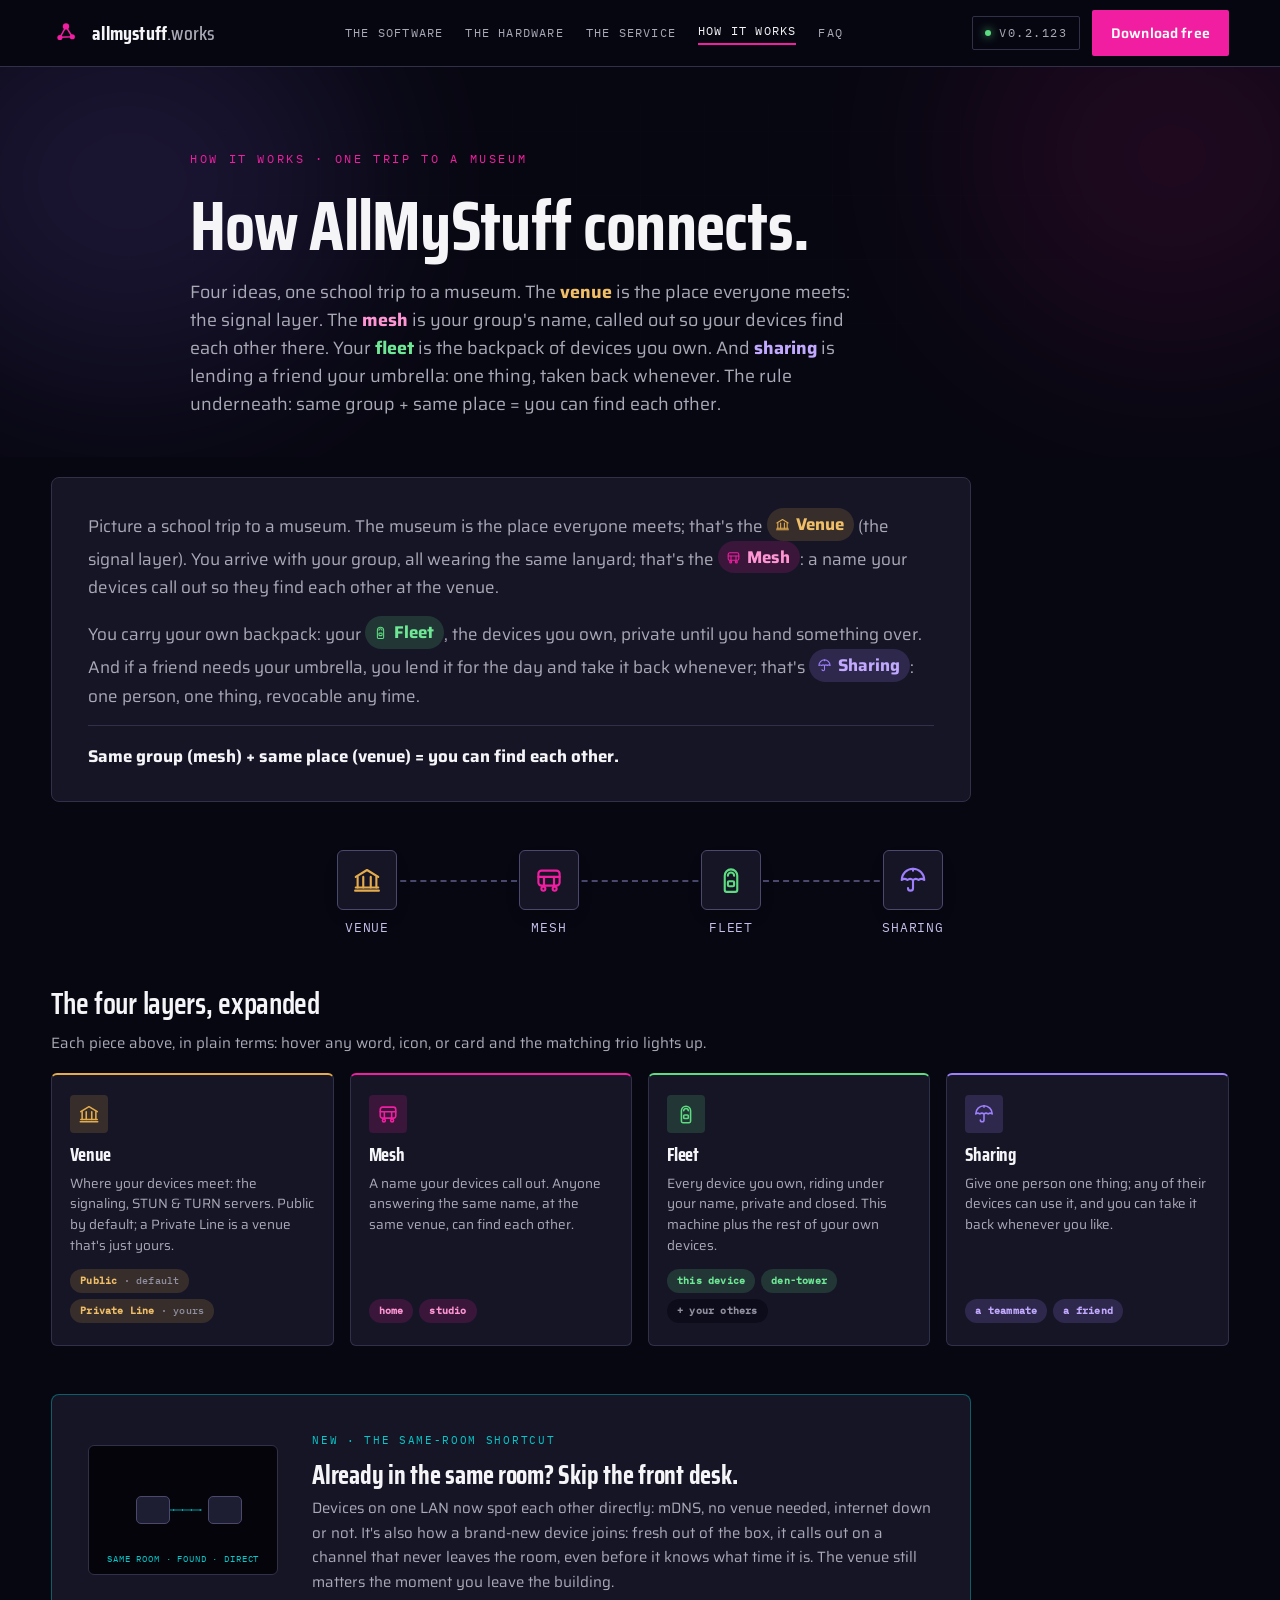
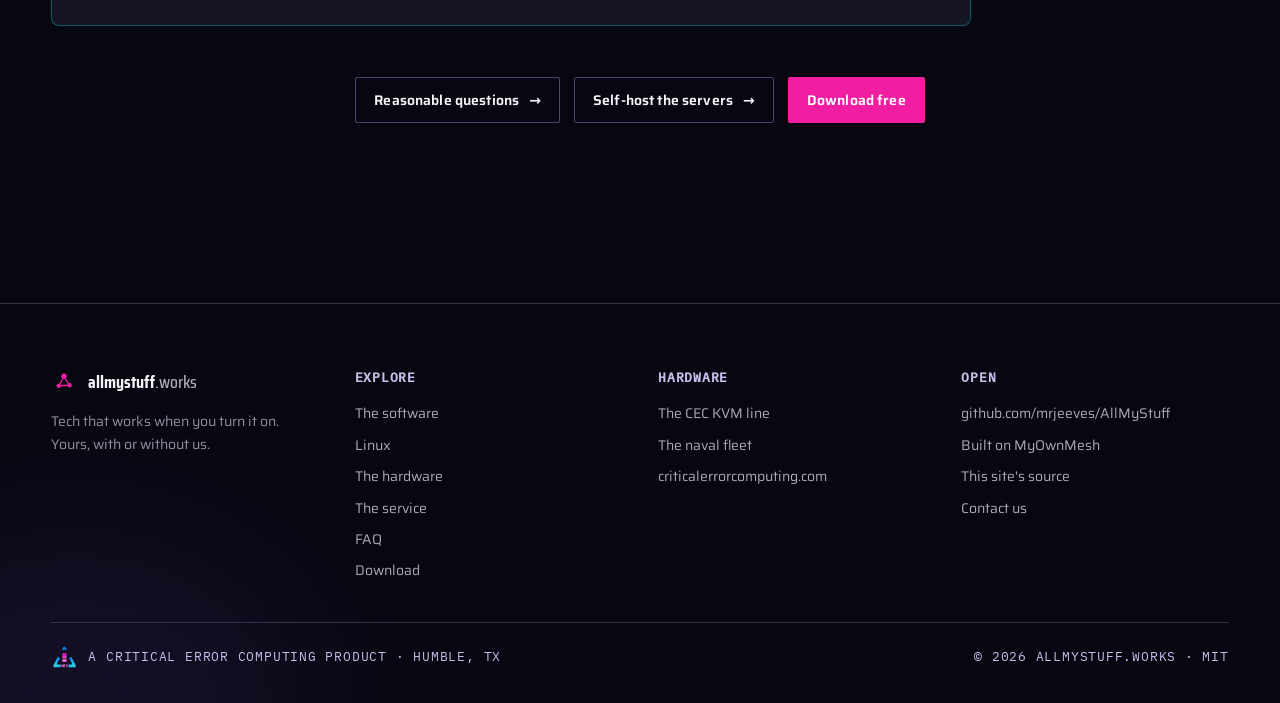
<file: layers/index.html>
<!DOCTYPE html>
<html lang="en">
<head>
<meta charset="utf-8">
<meta name="viewport" content="width=device-width, initial-scale=1">
<title>How it works · venue, mesh, fleet &amp; sharing · allmystuff.works</title>
<meta name="description" content="How AllMyStuff connects, told as one school trip to a museum: the venue is where your devices meet (signaling, STUN, TURN), the mesh is the group name they call out, your fleet is the backpack of devices you own, and sharing lends one person one thing, revocable any time. Same group + same place = you can find each other.">
<meta name="theme-color" content="#070711">
<link rel="icon" type="image/svg+xml" href="../favicon.svg">
<link rel="icon" sizes="48x48 32x32 16x16" href="../favicon.ico">
<link rel="apple-touch-icon" href="../apple-touch-icon.png">
<meta property="og:type" content="website">
<meta property="og:title" content="How AllMyStuff connects · venue, mesh, fleet &amp; sharing">
<meta property="og:description" content="One school trip to a museum explains the model: the venue is where devices meet, the mesh is the group name they call out, your fleet is the devices you own, and sharing lends one person one thing, taken back whenever. Same group + same place = you can find each other.">
<meta property="og:url" content="https://allmystuff.works/layers/">
<meta property="og:image" content="https://allmystuff.works/og.png">
<link rel="stylesheet" href="../ds/cec/tokens/fonts.css">
<link rel="stylesheet" href="../ds/cec/tokens/colors.css">
<link rel="stylesheet" href="../ds/cec/tokens/typography.css">
<link rel="stylesheet" href="../ds/cec/tokens/spacing.css">
<link rel="stylesheet" href="../ds/cec/tokens/base.css">
<link rel="stylesheet" href="../ds/cec/styles.css">
<style>
  body {
    margin: 0; background: oklch(0.135 0.022 285);
    /* Per-concept colours: the same palette the app's explainer uses, so the
       page reads in the app's vocabulary (venue · mesh · fleet · sharing). */
    --c-venue: oklch(0.78 0.13 78);  --c-venue-soft: oklch(0.78 0.13 78 / 0.16);  --c-venue-ink: oklch(0.83 0.12 80);
    --c-mesh:  var(--accent);        --c-mesh-soft:  var(--accent-soft);          --c-mesh-ink:  oklch(0.82 0.16 350);
    --c-fleet: oklch(0.8 0.17 150);  --c-fleet-soft: oklch(0.8 0.17 150 / 0.16);  --c-fleet-ink: oklch(0.84 0.16 152);
    --c-share: oklch(0.68 0.18 292); --c-share-soft: oklch(0.68 0.18 292 / 0.18); --c-share-ink: oklch(0.8 0.16 292);
  }
  .k-venue { --c: var(--c-venue); --c-soft: var(--c-venue-soft); --c-ink: var(--c-venue-ink); }
  .k-mesh  { --c: var(--c-mesh);  --c-soft: var(--c-mesh-soft);  --c-ink: var(--c-mesh-ink); }
  .k-fleet { --c: var(--c-fleet); --c-soft: var(--c-fleet-soft); --c-ink: var(--c-fleet-ink); }
  .k-share { --c: var(--c-share); --c-soft: var(--c-share-soft); --c-ink: var(--c-share-ink); }

  /* the story panel */
  .story { background: var(--surface); border: 1px solid var(--border); border-radius: var(--r-lg); padding: clamp(20px, 3vw, 30px) clamp(22px, 3.4vw, 36px); max-width: 920px; }
  .story p { margin: 0 0 14px; font-size: clamp(15px, 1.5vw, 17px); line-height: 1.7; color: var(--dim); }
  .story p:last-child { margin-bottom: 0; }
  .story .rule { font-weight: 700; color: var(--text); border-top: 1px solid var(--border); padding-top: 16px; margin-top: 4px; }

  /* an inline concept word: glyph + word, tinted, lights with its trio */
  .mark { display: inline-flex; align-items: center; gap: 6px; padding: 1px 9px 1px 7px; border-radius: var(--r-round); font-weight: 700; color: var(--c-ink); background: var(--c-soft); border: 1px solid transparent; white-space: nowrap; transition: border-color .12s ease, box-shadow .12s ease; }
  .mark:hover, .mark.lit { border-color: var(--c); box-shadow: 0 0 0 3px var(--c-soft); }
  .mark .mi { display: inline-flex; width: 15px; height: 15px; color: var(--c); }
  .mark .mi svg { width: 100%; height: 100%; display: block; }

  /* the diagram row */
  .diagram { position: relative; display: flex; gap: 8px; max-width: 720px; margin: clamp(30px, 4vw, 48px) auto clamp(10px, 1.6vw, 16px); }
  .diagram::before { content: ""; position: absolute; left: 12.5%; right: 12.5%; top: 30px; border-top: 2px dashed var(--border-bright); z-index: 0; }
  .dnode { flex: 1 1 0; min-width: 0; display: flex; flex-direction: column; align-items: center; gap: 9px; position: relative; z-index: 1; border: none; background: transparent; padding: 0; cursor: default; }
  .dchip { display: grid; place-items: center; width: 60px; height: 60px; border-radius: var(--r-md); background: var(--surface); border: 1px solid var(--border-bright); color: var(--c); box-shadow: 0 8px 22px -14px rgb(0 0 0 / 0.8); transition: transform .12s ease, box-shadow .12s ease, border-color .12s ease, background .12s ease; }
  .dchip svg { width: 30px; height: 30px; }
  .dnode:hover .dchip, .dnode.lit .dchip { background: var(--c-soft); border-color: var(--c); transform: translateY(-2px); box-shadow: 0 8px 22px -14px rgb(0 0 0 / 0.8), 0 6px 16px -8px var(--c); }
  .dlabel { font-family: var(--font-mono); font-size: 13px; letter-spacing: 0.06em; text-transform: uppercase; color: var(--label); }
  .dnode:hover .dlabel, .dnode.lit .dlabel { color: var(--c-ink); }

  /* the four expanded cards */
  .cards { display: grid; grid-template-columns: repeat(4, 1fr); gap: 16px; }
  .lcard { display: flex; flex-direction: column; gap: 10px; background: var(--surface); border: 1px solid var(--border); border-top: 2.5px solid var(--c); border-radius: var(--r-md); padding: 20px 18px 22px; transition: box-shadow .12s ease, transform .12s ease; }
  .lcard:hover, .lcard.lit { box-shadow: 0 0 0 1.5px var(--c), 0 14px 30px -18px var(--c); transform: translateY(-2px); }
  .lcard .ci { display: grid; place-items: center; width: 38px; height: 38px; border-radius: var(--r-sm); background: var(--c-soft); color: var(--c); }
  .lcard .ci svg { width: 22px; height: 22px; }
  .lcard h3 { margin: 2px 0 0; font-family: var(--font-display); font-size: 19px; font-weight: 700; color: var(--text); }
  .lcard p { margin: 0; font-size: 13.5px; line-height: 1.55; color: var(--dim); flex: 1; }
  .lchips { display: flex; flex-wrap: wrap; gap: 6px; margin-top: 2px; }
  .lchip { font-family: var(--font-mono); font-size: 10px; letter-spacing: 0.02em; font-weight: 600; color: var(--c-ink); background: var(--c-soft); border: 1px solid transparent; border-radius: var(--r-round); padding: 3px 9px; }
  .lchip.more { color: var(--faint); background: var(--bg-2); }
  .lchip .tag { color: var(--faint); font-weight: 500; }

  .next-row { display: flex; gap: 14px; flex-wrap: wrap; justify-content: center; margin-top: clamp(34px, 4vw, 52px); }

  @media (max-width: 760px) { .cards { grid-template-columns: repeat(2, 1fr); } }
  @media (max-width: 460px) { .cards { grid-template-columns: 1fr; } .diagram { gap: 4px; } }
  @keyframes layersPing { 0% { width: 10px; height: 10px; opacity: 0.9; } 70% { opacity: 0.14; } 100% { width: 130px; height: 130px; opacity: 0; } }
  @keyframes layersFlow { to { stroke-dashoffset: -18; } }
  @media (prefers-reduced-motion: reduce) { .mark, .dchip, .lcard { transition: none; } [style*="layersPing"], [style*="layersFlow"] { animation: none !important; } }
</style>
</head>
<body>
<div style="min-height: 100vh; background: var(--bg); color: var(--text); font-family: var(--font-body); overflow-x: clip;">

  <!-- ════════ NAV ════════ -->
  <nav style="position: sticky; top: 0; z-index: 50; background: oklch(0.135 0.022 285 / 0.74); backdrop-filter: blur(14px) saturate(1.2); border-bottom: 1px solid var(--border);">
    <div class="wrap" style="display: flex; align-items: center; justify-content: space-between; height: 66px; gap: 18px;">
      <a href="../" style="display: flex; align-items: center; gap: 11px;">
        <svg viewBox="0 0 256 256" aria-hidden="true" style="width: 30px; height: 30px; color: var(--accent);">
          <g stroke="currentColor" stroke-width="13" fill="none" stroke-linecap="round">
            <path d="M128 74 L77 165 M128 74 L181 160 M77 165 L181 160"></path>
          </g>
          <circle cx="128" cy="72" r="27" fill="currentColor"></circle>
          <circle cx="76" cy="166" r="22" fill="currentColor"></circle>
          <circle cx="182" cy="160" r="22" fill="currentColor"></circle>
        </svg>
        <span style="font-family: var(--font-display); font-weight: 700; font-size: 20px; letter-spacing: 0.01em;">allmystuff<span style="color: var(--dim); font-weight: 500;">.works</span></span>
      </a>
      <div style="display: flex; gap: 22px; align-items: center;">
        <a href="../software/" style="font-family: var(--font-mono); font-size: 12px; letter-spacing: 0.1em; text-transform: uppercase; color: var(--dim);">The software</a>
        <a href="../hardware/" style="font-family: var(--font-mono); font-size: 12px; letter-spacing: 0.1em; text-transform: uppercase; color: var(--dim);">The hardware</a>
        <a href="../service/" style="font-family: var(--font-mono); font-size: 12px; letter-spacing: 0.1em; text-transform: uppercase; color: var(--dim);">The service</a>
        <a href="./" style="font-family: var(--font-mono); font-size: 12px; letter-spacing: 0.1em; text-transform: uppercase; color: var(--text); border-bottom: 2px solid var(--accent); padding-bottom: 2px;">How it works</a>
        <a href="../faq/" style="font-family: var(--font-mono); font-size: 12px; letter-spacing: 0.1em; text-transform: uppercase; color: var(--dim);">FAQ</a>
      </div>
      <div style="display: flex; gap: 12px; align-items: center;">
        <a class="chip" href="https://github.com/mrjeeves/AllMyStuff" title="View AllMyStuff on GitHub"><span class="dot"></span><span id="rel-version">v0.2.123</span></a>
        <a class="btn btn-primary btn-sm" href="../download/">Download free</a>
      </div>
    </div>
  </nav>

  <!-- ════════ HERO ════════ -->
  <header style="position: relative; padding: clamp(48px, 6vw, 84px) 0 clamp(26px, 3vw, 40px); overflow: hidden;">
    <div class="grid-bg"></div>
    <div class="glow" style="width: 460px; height: 400px; left: -8%; top: -22%; background: var(--violet); opacity: 0.14;"></div>
    <div class="glow" style="width: 420px; height: 380px; right: -8%; top: -26%; background: var(--accent); opacity: 0.10;"></div>
    <div class="wrap" style="position: relative; z-index: 2; max-width: min(900px, 92vw);">
      <span class="eyebrow no-rule">How it works · one trip to a museum</span>
      <h1 style="font-family: var(--font-display); font-weight: 700; font-size: clamp(40px, 5.4vw, 76px); line-height: 1.02; letter-spacing: -0.01em; margin: 20px 0 18px; text-wrap: pretty;">How AllMyStuff connects.</h1>
      <p class="lede">Four ideas, one school trip to a museum. The <b style="color: var(--c-venue-ink);">venue</b> is the place everyone meets: the signal layer. The <b style="color: var(--c-mesh-ink);">mesh</b> is your group's name, called out so your devices find each other there. Your <b style="color: var(--c-fleet-ink);">fleet</b> is the backpack of devices you own. And <b style="color: var(--c-share-ink);">sharing</b> is lending a friend your umbrella: one thing, taken back whenever. The rule underneath: same group + same place = you can find each other.</p>
    </div>
  </header>

  <!-- ════════ THE GRAPHIC ════════ -->
  <section class="section" style="padding-top: clamp(8px, 2vw, 20px);">
    <div class="wrap">
      <!-- glyph sprite: museum (venue), bus (mesh), backpack (fleet), umbrella (sharing) -->
      <svg width="0" height="0" style="position: absolute" aria-hidden="true"><defs>
        <symbol id="g-venue" viewBox="0 0 24 24" fill="none" stroke="currentColor" stroke-width="1.7" stroke-linecap="round" stroke-linejoin="round"><path d="M3 9.5 12 4l9 5.5"/><path d="M4.5 9.5V18M9 9.5V18M15 9.5V18M19.5 9.5V18"/><path d="M3 18h18"/><path d="M2.5 20.5h19"/></symbol>
        <symbol id="g-mesh" viewBox="0 0 24 24" fill="none" stroke="currentColor" stroke-width="1.7" stroke-linecap="round" stroke-linejoin="round"><rect x="3.5" y="4.5" width="17" height="12" rx="2.5"/><path d="M3.5 9.5h17"/><path d="M8 9.5v7M16 9.5v7"/><circle cx="7.5" cy="19" r="1.6"/><circle cx="16.5" cy="19" r="1.6"/></symbol>
        <symbol id="g-fleet" viewBox="0 0 24 24" fill="none" stroke="currentColor" stroke-width="1.7" stroke-linecap="round" stroke-linejoin="round"><path d="M7 8.5a5 5 0 0 1 10 0V20a1.5 1.5 0 0 1-1.5 1.5h-7A1.5 1.5 0 0 1 7 20Z"/><path d="M9.5 8.5a2.5 2.5 0 0 1 5 0"/><rect x="9.5" y="13" width="5" height="4" rx="1"/></symbol>
        <symbol id="g-share" viewBox="0 0 24 24" fill="none" stroke="currentColor" stroke-width="1.7" stroke-linecap="round" stroke-linejoin="round"><path d="M12 3v1.5"/><path d="M3 12a9 9 0 0 1 18 0c-1.6-1.3-3-1.3-4.5 0-1.5-1.3-3-1.3-4.5 0-1.5-1.3-3-1.3-4.5 0C5.9 10.7 4.6 10.7 3 12Z"/><path d="M12 12v6.5a2 2 0 0 1-4 0"/></symbol>
      </defs></svg>

      <!-- the story: one museum field trip -->
      <div class="story">
        <p>Picture a school trip to a museum. The museum is the place everyone meets; that's the <span class="mark k-venue" data-key="venue" tabindex="0"><span class="mi"><svg aria-hidden="true"><use href="#g-venue"/></svg></span>Venue</span> (the signal layer). You arrive with your group, all wearing the same lanyard; that's the <span class="mark k-mesh" data-key="mesh" tabindex="0"><span class="mi"><svg aria-hidden="true"><use href="#g-mesh"/></svg></span>Mesh</span>: a name your devices call out so they find each other at the venue.</p>
        <p>You carry your own backpack: your <span class="mark k-fleet" data-key="fleet" tabindex="0"><span class="mi"><svg aria-hidden="true"><use href="#g-fleet"/></svg></span>Fleet</span>, the devices you own, private until you hand something over. And if a friend needs your umbrella, you lend it for the day and take it back whenever; that's <span class="mark k-share" data-key="share" tabindex="0"><span class="mi"><svg aria-hidden="true"><use href="#g-share"/></svg></span>Sharing</span>: one person, one thing, revocable any time.</p>
        <p class="rule">Same group (mesh) + same place (venue) = you can find each other.</p>
      </div>

      <!-- the diagram: four icons on one line -->
      <div class="diagram">
        <button type="button" class="dnode k-venue" data-key="venue" aria-label="Venue"><span class="dchip"><svg aria-hidden="true"><use href="#g-venue"/></svg></span><span class="dlabel">Venue</span></button>
        <button type="button" class="dnode k-mesh" data-key="mesh" aria-label="Mesh"><span class="dchip"><svg aria-hidden="true"><use href="#g-mesh"/></svg></span><span class="dlabel">Mesh</span></button>
        <button type="button" class="dnode k-fleet" data-key="fleet" aria-label="Fleet"><span class="dchip"><svg aria-hidden="true"><use href="#g-fleet"/></svg></span><span class="dlabel">Fleet</span></button>
        <button type="button" class="dnode k-share" data-key="share" aria-label="Sharing"><span class="dchip"><svg aria-hidden="true"><use href="#g-share"/></svg></span><span class="dlabel">Sharing</span></button>
      </div>

      <!-- the four layers, expanded -->
      <div style="max-width: 920px; margin: clamp(34px, 4vw, 48px) 0 18px;">
        <h2 class="display-s" style="margin: 0 0 8px;">The four layers, expanded</h2>
        <p style="margin: 0; color: var(--dim); font-size: 15px; line-height: 1.6;">Each piece above, in plain terms: hover any word, icon, or card and the matching trio lights up.</p>
      </div>
      <div class="cards">
        <div class="lcard k-venue" data-key="venue"><span class="ci"><svg aria-hidden="true"><use href="#g-venue"/></svg></span><h3>Venue</h3><p>Where your devices meet: the signaling, STUN &amp; TURN servers. Public by default; a Private Line is a venue that's just yours.</p><div class="lchips"><span class="lchip">Public<span class="tag"> · default</span></span><span class="lchip">Private Line<span class="tag"> · yours</span></span></div></div>
        <div class="lcard k-mesh" data-key="mesh"><span class="ci"><svg aria-hidden="true"><use href="#g-mesh"/></svg></span><h3>Mesh</h3><p>A name your devices call out. Anyone answering the same name, at the same venue, can find each other.</p><div class="lchips"><span class="lchip">home</span><span class="lchip">studio</span></div></div>
        <div class="lcard k-fleet" data-key="fleet"><span class="ci"><svg aria-hidden="true"><use href="#g-fleet"/></svg></span><h3>Fleet</h3><p>Every device you own, riding under your name, private and closed. This machine plus the rest of your own devices.</p><div class="lchips"><span class="lchip">this device</span><span class="lchip">den-tower</span><span class="lchip more">+ your others</span></div></div>
        <div class="lcard k-share" data-key="share"><span class="ci"><svg aria-hidden="true"><use href="#g-share"/></svg></span><h3>Sharing</h3><p>Give one person one thing; any of their devices can use it, and you can take it back whenever you like.</p><div class="lchips"><span class="lchip">a teammate</span><span class="lchip">a friend</span></div></div>
      </div>

      <!-- the new wrinkle: same room = no front desk needed -->
      <div style="max-width: 920px; margin: clamp(34px, 4vw, 48px) 0 0; background: var(--surface); border: 1px solid oklch(0.75 0.15 195 / 0.4); border-radius: var(--r-lg); padding: clamp(20px, 3vw, 30px) clamp(22px, 3.4vw, 36px); display: grid; grid-template-columns: minmax(0, auto) minmax(min(300px, 100%), 1fr); gap: clamp(20px, 3vw, 34px); align-items: center;">
        <div style="position: relative; width: 190px; height: 130px; background: oklch(0.115 0.018 285); border: 1px solid var(--border); border-radius: var(--r-md); overflow: hidden; justify-self: center;">
          <span style="position: absolute; left: 34%; top: 50%; transform: translate(-50%, -50%); width: 10px; height: 10px; border-radius: 50%; border: 1.5px solid oklch(0.75 0.15 195); animation: layersPing 2.8s ease-out infinite;"></span>
          <span style="position: absolute; left: 34%; top: 50%; transform: translate(-50%, -50%); width: 10px; height: 10px; border-radius: 50%; border: 1.5px solid oklch(0.75 0.15 195); animation: layersPing 2.8s ease-out infinite 1.4s;"></span>
          <svg viewBox="0 0 190 130" style="position: absolute; inset: 0; width: 100%; height: 100%;" aria-hidden="true">
            <path d="M 76 65 L 114 65" stroke="oklch(0.75 0.15 195)" stroke-width="1.6" opacity="0.5"></path>
            <path d="M 76 65 L 114 65" stroke="oklch(0.75 0.15 195)" stroke-width="1.6" stroke-dasharray="1 8" style="animation: layersFlow 1.2s linear infinite;"></path>
          </svg>
          <div style="position: absolute; left: 34%; top: 50%; transform: translate(-50%, -50%); width: 34px; height: 28px; background: var(--surface-2); border: 1px solid var(--border-bright); border-radius: 5px;"></div>
          <div style="position: absolute; left: 72%; top: 50%; transform: translate(-50%, -50%); width: 34px; height: 28px; background: var(--surface-2); border: 1px solid var(--border-bright); border-radius: 5px;"></div>
          <span style="position: absolute; left: 50%; bottom: 8px; transform: translateX(-50%); font-family: var(--font-mono); font-size: 8.5px; letter-spacing: 0.1em; text-transform: uppercase; color: oklch(0.75 0.15 195); white-space: nowrap;">same room · found · direct</span>
        </div>
        <div>
          <span style="font-family: var(--font-mono); font-size: 10.5px; letter-spacing: 0.16em; text-transform: uppercase; color: oklch(0.75 0.15 195);">New · the same-room shortcut</span>
          <h2 style="font-family: var(--font-display); font-size: clamp(21px, 2.4vw, 26px); font-weight: 700; margin: 10px 0 8px;">Already in the same room? Skip the front desk.</h2>
          <p style="margin: 0; font-size: 15px; line-height: 1.65; color: var(--dim);">Devices on one LAN now spot each other directly: mDNS, no venue needed, internet down or not. It's also how a brand-new device joins: fresh out of the box, it calls out on a channel that never leaves the room, even before it knows what time it is. The venue still matters the moment you leave the building.</p>
        </div>
      </div>

      <div class="next-row">
        <a class="btn btn-ghost btn-sm" href="../faq/">Reasonable questions <span aria-hidden="true">→</span></a>
        <a class="btn btn-ghost btn-sm" href="../self-host/">Self-host the servers <span aria-hidden="true">→</span></a>
        <a class="btn btn-primary btn-sm" href="../download/">Download free</a>
      </div>
    </div>
  </section>

  <!-- ════════ FOOTER ════════ -->
  <footer style="border-top: 1px solid var(--border); padding: clamp(40px, 5vw, 64px) 0 32px; position: relative; overflow: hidden; margin-top: clamp(32px, 4vw, 56px);">
    <div class="glow" style="width: 460px; height: 320px; left: -12%; bottom: -40%; background: var(--violet); opacity: 0.1;"></div>
    <div class="wrap" style="position: relative;">
      <div style="display: grid; grid-template-columns: repeat(auto-fit, minmax(min(240px, 100%), 1fr)); gap: 36px; margin-bottom: 40px;">
        <div>
          <div style="display: flex; align-items: center; gap: 11px; margin-bottom: 14px;">
            <svg viewBox="0 0 256 256" aria-hidden="true" style="width: 26px; height: 26px; color: var(--accent);">
              <g stroke="currentColor" stroke-width="13" fill="none" stroke-linecap="round">
                <path d="M128 74 L77 165 M128 74 L181 160 M77 165 L181 160"></path>
              </g>
              <circle cx="128" cy="72" r="27" fill="currentColor"></circle>
              <circle cx="76" cy="166" r="22" fill="currentColor"></circle>
              <circle cx="182" cy="160" r="22" fill="currentColor"></circle>
            </svg>
            <span style="font-family: var(--font-display); font-weight: 700; font-size: 18px;">allmystuff<span style="color: var(--dim); font-weight: 500;">.works</span></span>
          </div>
          <p style="font-size: 14px; color: var(--faint); max-width: 32ch; line-height: 1.6;">Tech that works when you turn it on. Yours, with or without us.</p>
        </div>
        <div>
          <h4 style="font-family: var(--font-mono); font-size: 13px; letter-spacing: 0.06em; text-transform: uppercase; color: var(--label); margin-bottom: 14px;">Explore</h4>
          <ul style="list-style: none; display: grid; gap: 9px; font-size: 14px; color: var(--dim);">
            <li><a href="../software/">The software</a></li>
            <li><a href="../linux/">Linux</a></li>
            <li><a href="../hardware/">The hardware</a></li>
            <li><a href="../service/">The service</a></li>
            <li><a href="../faq/">FAQ</a></li>
            <li><a href="../download/">Download</a></li>
          </ul>
        </div>
        <div>
          <h4 style="font-family: var(--font-mono); font-size: 13px; letter-spacing: 0.06em; text-transform: uppercase; color: var(--label); margin-bottom: 14px;">Hardware</h4>
          <ul style="list-style: none; display: grid; gap: 9px; font-size: 14px; color: var(--dim);">
            <li><a href="../hardware/">The CEC KVM line</a></li>
            <li><a href="https://criticalerrorcomputing.com">The naval fleet</a></li>
            <li><a href="https://criticalerrorcomputing.com">criticalerrorcomputing.com</a></li>
          </ul>
        </div>
        <div>
          <h4 style="font-family: var(--font-mono); font-size: 13px; letter-spacing: 0.06em; text-transform: uppercase; color: var(--label); margin-bottom: 14px;">Open</h4>
          <ul style="list-style: none; display: grid; gap: 9px; font-size: 14px; color: var(--dim);">
            <li><a href="https://github.com/mrjeeves/AllMyStuff">github.com/mrjeeves/AllMyStuff</a></li>
            <li><a href="https://myownmesh.net">Built on MyOwnMesh</a></li>
            <li><a href="https://github.com/mrjeeves/allmystuff.works">This site's source</a></li>
            <li><a href="https://www.criticalerrorcomputing.com/pages/contact">Contact us</a></li>
          </ul>
        </div>
      </div>
      <div style="display: flex; align-items: center; justify-content: space-between; gap: 16px; flex-wrap: wrap; padding-top: 22px; border-top: 1px solid var(--border);">
        <div style="display: flex; align-items: center; gap: 10px;">
          <img src="../assets/cec-logo.png" alt="Critical Error Computing" style="height: 26px; width: auto;">
          <span style="font-family: var(--font-mono); font-size: 13px; letter-spacing: 0.06em; text-transform: uppercase; color: var(--label);">A Critical Error Computing product · Humble, TX</span>
        </div>
        <span style="font-family: var(--font-mono); font-size: 13px; letter-spacing: 0.06em; text-transform: uppercase; color: var(--label);">© 2026 allmystuff.works · MIT</span>
      </div>
    </div>
  </footer>
</div>

<script>
(function () {
  "use strict";
  // Live version stamp in the header chip; same source as the download page.
  // The static fallback stands when the API is unreachable.
  fetch("https://api.github.com/repos/mrjeeves/AllMyStuff/releases/latest")
    .then(function (r) { if (!r.ok) throw new Error(r.status); return r.json(); })
    .then(function (rel) {
      var v = document.getElementById("rel-version");
      if (v && rel.tag_name) v.textContent = rel.tag_name[0] === "v" ? rel.tag_name : "v" + rel.tag_name;
    })
    .catch(function () {});
})();

(function () {
  "use strict";
  // Cross-highlight: hovering or focusing any concept surface (a highlighted
  // word, a diagram icon, or a card) lights the whole trio for that concept,
  // the same binding the app's "how it connects" explainer uses.
  var nodes = Array.prototype.slice.call(document.querySelectorAll("[data-key]"));
  function light(key, on) {
    nodes.forEach(function (n) {
      if (n.getAttribute("data-key") === key) n.classList.toggle("lit", on);
    });
  }
  nodes.forEach(function (n) {
    var key = n.getAttribute("data-key");
    n.addEventListener("mouseenter", function () { light(key, true); });
    n.addEventListener("mouseleave", function () { light(key, false); });
    n.addEventListener("focus", function () { light(key, true); });
    n.addEventListener("blur", function () { light(key, false); });
  });
})();
</script>
</body>
</html>
</file>
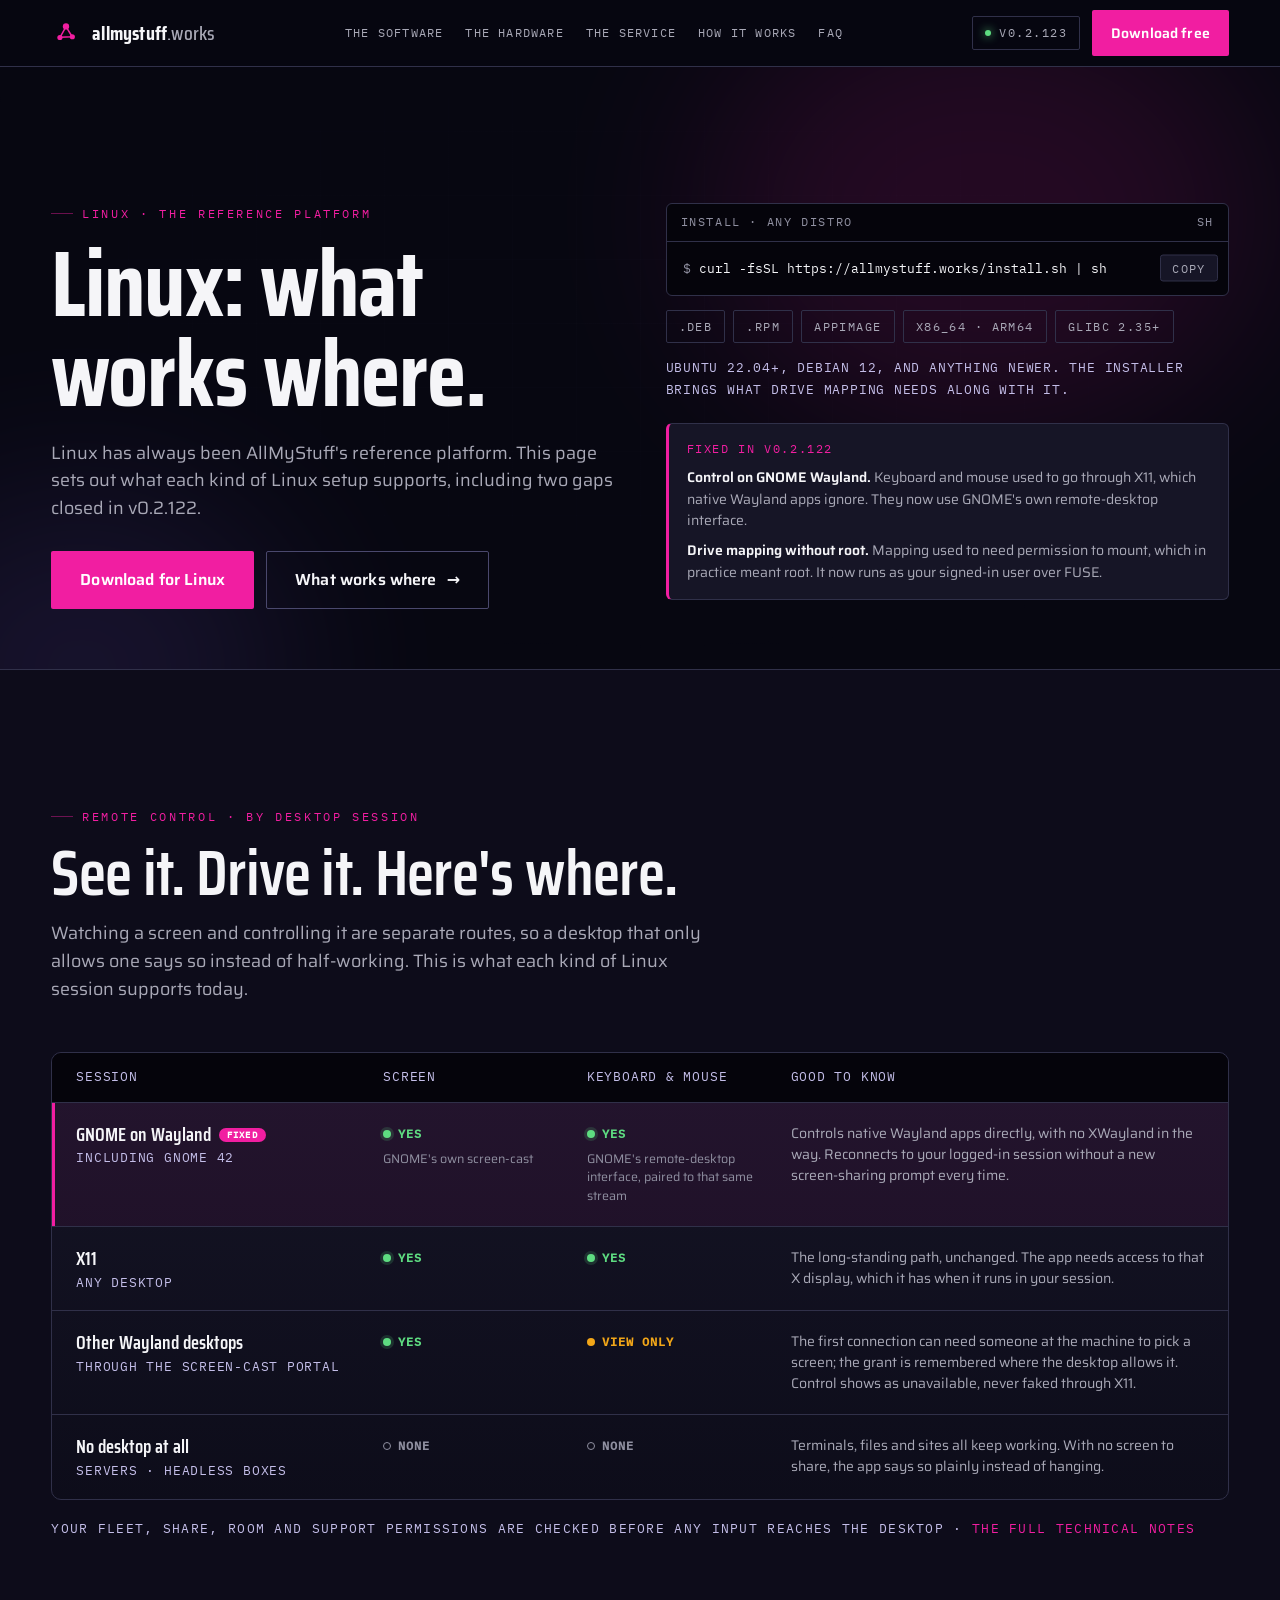
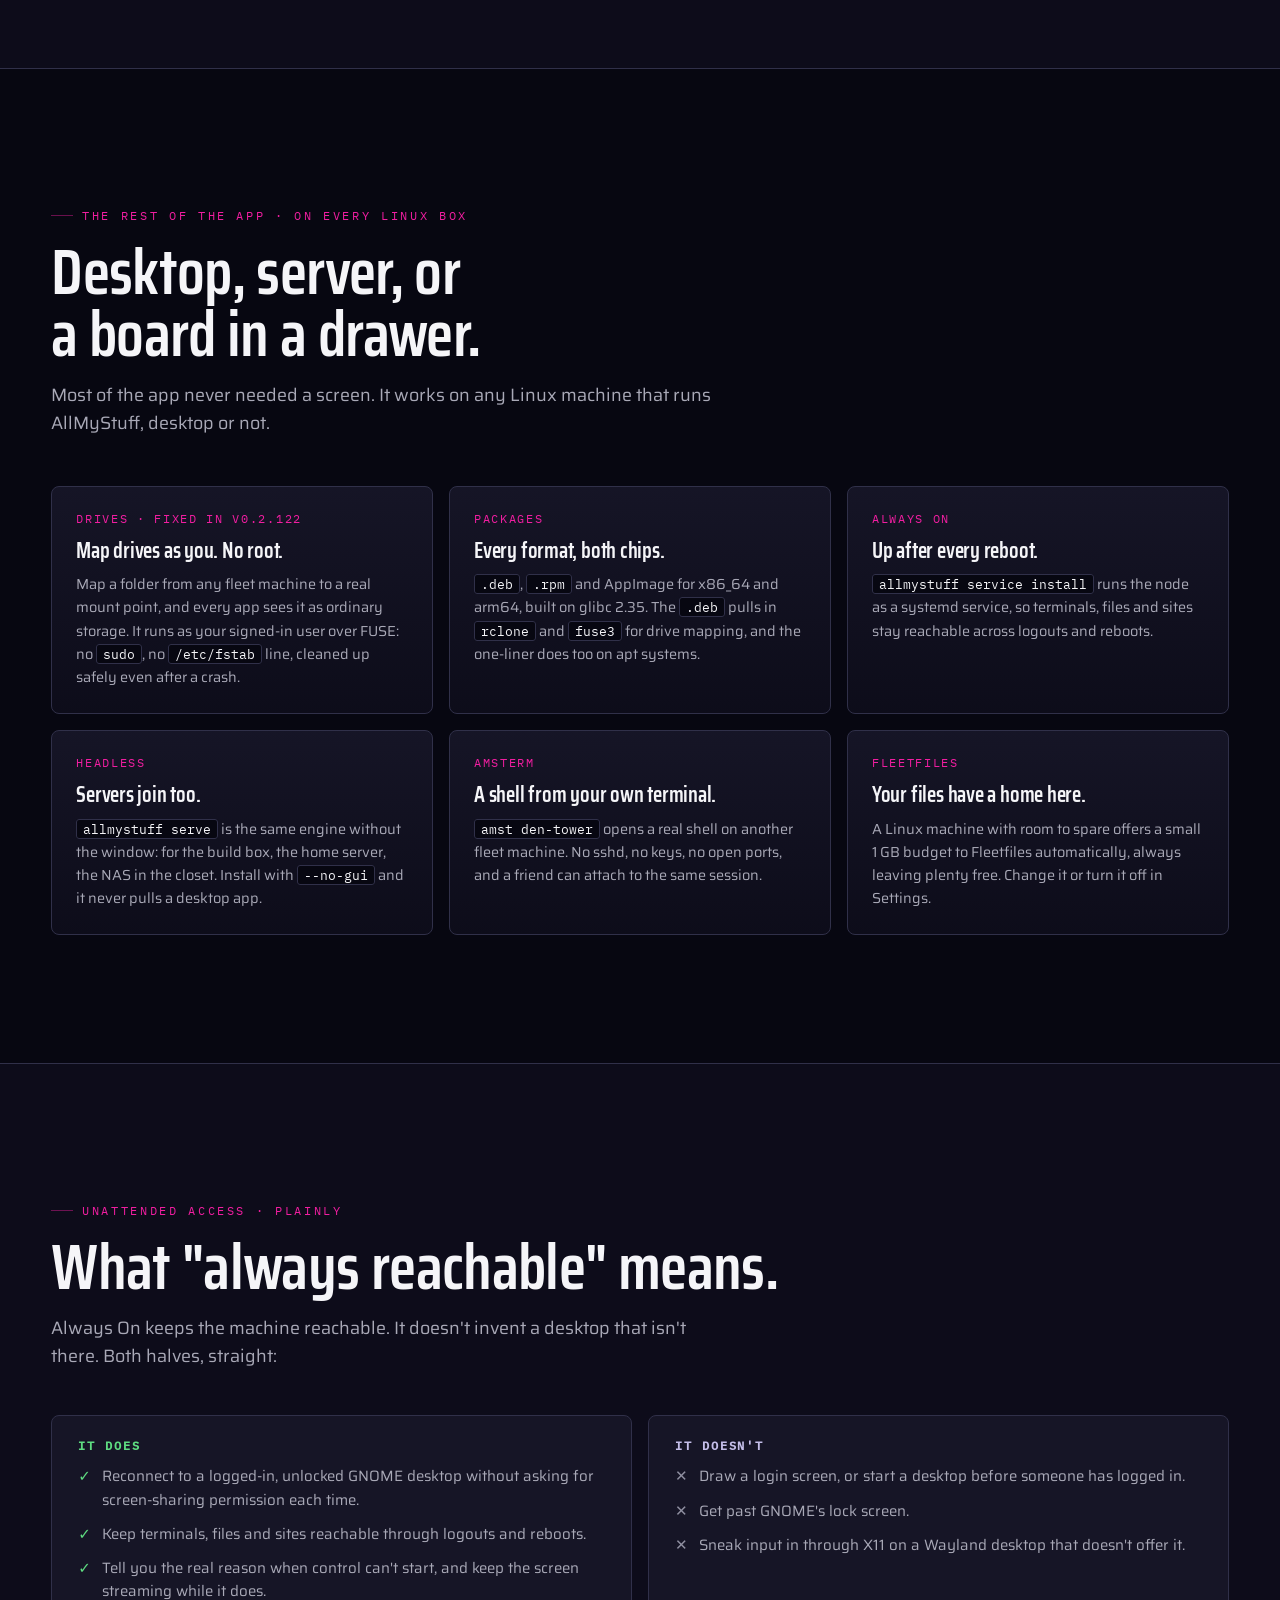
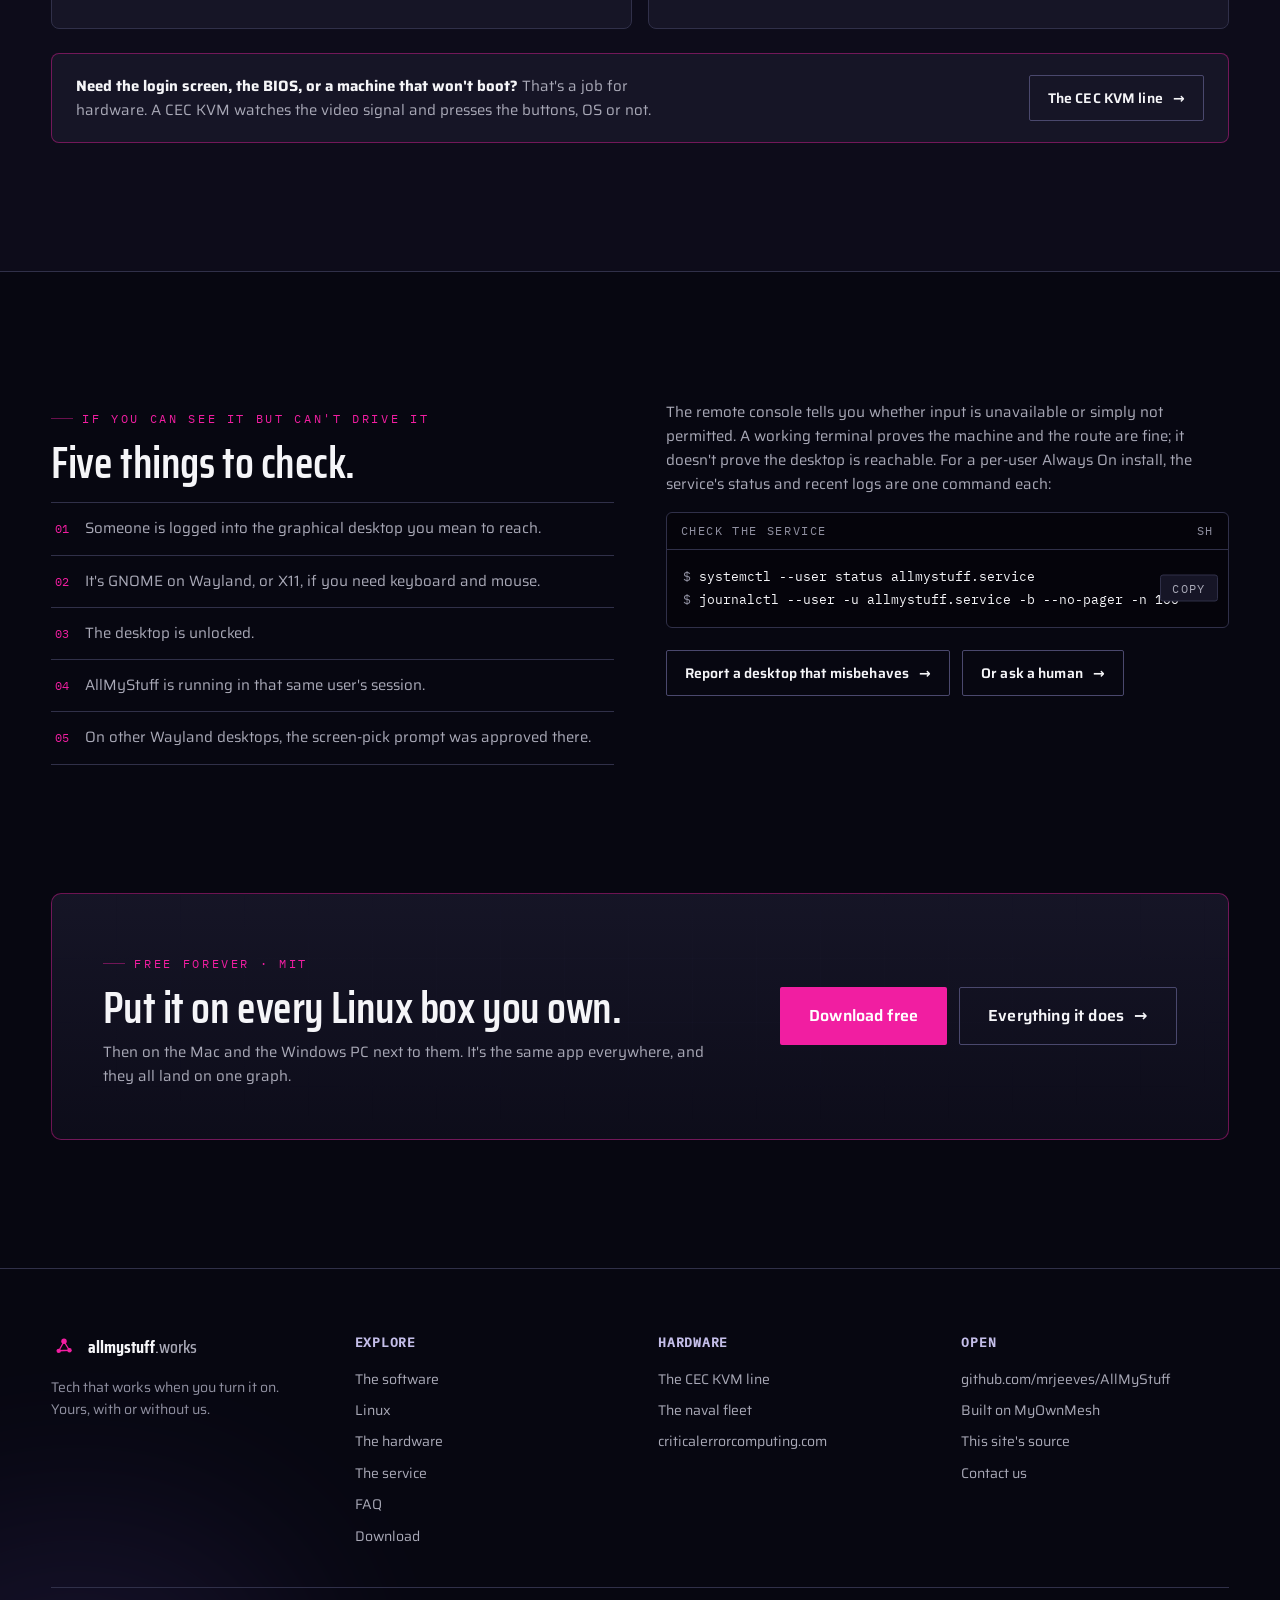
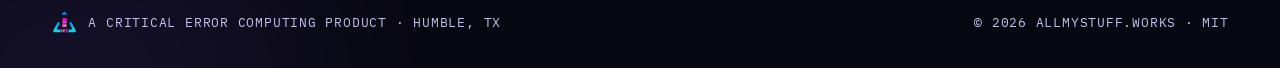
<file: linux/index.html>
<!DOCTYPE html>
<html lang="en">
<head>
<meta charset="utf-8">
<meta name="viewport" content="width=device-width, initial-scale=1">
<title>Linux · what works where · allmystuff.works</title>
<meta name="description" content="AllMyStuff on Linux, by desktop session: screen and control on GNOME Wayland and X11, viewing on other Wayland desktops, drive mapping as your own user, packages for x86_64 and arm64, and a headless node for servers.">
<meta name="theme-color" content="#070711">
<link rel="icon" type="image/svg+xml" href="../favicon.svg">
<link rel="icon" sizes="48x48 32x32 16x16" href="../favicon.ico">
<link rel="apple-touch-icon" href="../apple-touch-icon.png">
<meta property="og:type" content="website">
<meta property="og:title" content="Linux: what works where · allmystuff.works">
<meta property="og:description" content="Screen and control by desktop session, drive mapping, packages, and the limits of unattended access. Plainly.">
<meta property="og:url" content="https://allmystuff.works/linux/">
<meta property="og:image" content="https://allmystuff.works/og.png">
<link rel="stylesheet" href="../ds/cec/tokens/fonts.css">
<link rel="stylesheet" href="../ds/cec/tokens/colors.css">
<link rel="stylesheet" href="../ds/cec/tokens/typography.css">
<link rel="stylesheet" href="../ds/cec/tokens/spacing.css">
<link rel="stylesheet" href="../ds/cec/tokens/base.css">
<link rel="stylesheet" href="../ds/cec/styles.css">
<style>
  body { margin: 0; background: oklch(0.135 0.022 285); }
  .mono { font-family: var(--font-mono); font-size: 0.92em; }

  /* ---- Session matrix: a table on wide screens, stacked cards on phones ---- */
  .matrix { display: grid; border: 1px solid var(--border); border-radius: 10px; overflow: hidden; background: linear-gradient(180deg, var(--surface), var(--bg-2)); }
  .m-row { display: grid; grid-template-columns: minmax(200px, 1.25fr) minmax(130px, 0.8fr) minmax(130px, 0.8fr) minmax(240px, 1.8fr); gap: 20px; align-items: start; padding: 20px 24px; border-top: 1px solid var(--border); }
  .m-row:first-child { border-top: none; }
  .m-head { padding-top: 14px; padding-bottom: 14px; background: oklch(0.115 0.018 285); font-family: var(--font-mono); font-size: 13px; letter-spacing: 0.06em; text-transform: uppercase; color: var(--label); }
  .m-row.feat { background: oklch(0.64 0.255 350 / 0.06); box-shadow: inset 3px 0 0 var(--accent); }
  .m-name { font-family: var(--font-display); font-size: 19px; font-weight: 600; line-height: 1.2; }
  .m-sub { display: block; margin-top: 5px; font-family: var(--font-mono); font-size: 13px; letter-spacing: 0.06em; text-transform: uppercase; color: var(--label); font-weight: 400; }
  .m-new { display: inline-block; vertical-align: 3px; margin-left: 8px; font-family: var(--font-mono); font-size: 9px; letter-spacing: 0.12em; text-transform: uppercase; padding: 2px 8px; border-radius: 999px; background: var(--accent); color: #fff; font-weight: 600; }
  .m-cell { font-size: 14px; color: var(--dim); line-height: 1.5; }
  .m-cell .lbl { display: none; }
  .yes, .part, .no { display: inline-flex; align-items: center; gap: 7px; font-family: var(--font-mono); font-size: 12px; letter-spacing: 0.08em; text-transform: uppercase; font-weight: 600; }
  .yes { color: var(--ok); }
  .part { color: var(--warn); }
  .no { color: var(--faint); }
  .yes::before, .part::before, .no::before { content: ""; width: 8px; height: 8px; border-radius: 50%; flex-shrink: 0; }
  .yes::before { background: var(--ok); box-shadow: 0 0 0 3px oklch(0.80 0.17 150 / 0.16); }
  .part::before { background: var(--warn); }
  .no::before { border: 1.5px solid var(--faint); box-sizing: border-box; }
  .m-how { display: block; margin-top: 6px; font-size: 12.5px; color: var(--faint); line-height: 1.5; }
  @media (max-width: 860px) {
    .m-head { display: none; }
    .m-row { grid-template-columns: 1fr 1fr; gap: 14px 18px; }
    .m-row > .m-name, .m-row > .m-note { grid-column: 1 / -1; }
    .m-cell .lbl { display: block; margin-bottom: 5px; font-family: var(--font-mono); font-size: 13px; letter-spacing: 0.06em; text-transform: uppercase; color: var(--label); }
  }

  /* ---- What v0.2.122 fixed ---- */
  .fixed { margin-top: 22px; padding: 16px 18px; border: 1px solid var(--border); border-left: 3px solid var(--accent); border-radius: 6px; background: var(--surface); display: grid; gap: 8px; }
  .fixed-k { font-family: var(--font-mono); font-size: 11.5px; letter-spacing: 0.14em; text-transform: uppercase; color: var(--accent); }
  .fixed p { margin: 0; font-size: 14px; color: var(--dim); line-height: 1.55; }
  .fixed strong { color: var(--text); font-weight: 600; }

  /* ---- Feature tiles ---- */
  .tiles { display: grid; grid-template-columns: repeat(auto-fit, minmax(min(300px, 100%), 1fr)); gap: 16px; }
  .tile { background: linear-gradient(180deg, var(--surface), var(--bg-2)); border: 1px solid var(--border); border-radius: 8px; padding: 22px 24px 24px; display: flex; flex-direction: column; gap: 10px; }
  .tile .k { font-family: var(--font-mono); font-size: 12px; letter-spacing: 0.14em; text-transform: uppercase; color: var(--accent); }
  .tile h3 { font-family: var(--font-display); font-size: 22px; font-weight: 600; line-height: 1.15; margin: 0; }
  .tile p { font-size: 14.5px; color: var(--dim); line-height: 1.6; margin: 0; }
  .tile code { font-family: var(--font-mono); font-size: 12.5px; color: var(--text); background: var(--bg); border: 1px solid var(--border); border-radius: 3px; padding: 1px 6px; white-space: nowrap; }

  /* ---- Does / doesn't lists ---- */
  .two { display: grid; grid-template-columns: repeat(auto-fit, minmax(min(360px, 100%), 1fr)); gap: 16px; }
  .panel { background: var(--surface); border: 1px solid var(--border); border-radius: 8px; padding: 24px 26px; }
  .panel h3 { font-family: var(--font-mono); font-size: 12px; letter-spacing: 0.16em; text-transform: uppercase; margin: 0 0 14px; }
  .panel ul { list-style: none; display: grid; gap: 11px; margin: 0; padding: 0; font-size: 15px; color: var(--dim); line-height: 1.55; }
  .panel li { display: flex; gap: 11px; }
  .panel.does li::before { content: "✓"; color: var(--ok); font-weight: 700; flex-shrink: 0; }
  .panel.doesnt li::before { content: "✕"; color: var(--faint); flex-shrink: 0; }
  .checks { list-style: none; counter-reset: c; display: grid; gap: 0; margin: 0; padding: 0; border-top: 1px solid var(--border); }
  .checks li { counter-increment: c; display: flex; gap: 16px; padding: 14px 4px; border-bottom: 1px solid var(--border); font-size: 15px; color: var(--dim); line-height: 1.55; }
  .checks li::before { content: "0" counter(c); font-family: var(--font-mono); font-size: 12px; color: var(--accent); flex-shrink: 0; padding-top: 3px; }

  /* ---- Command boxes + copy buttons (same wiring as the download page) ---- */
  .cmd { background: oklch(0.115 0.018 285); border: 1px solid var(--border); border-radius: 6px; overflow: hidden; }
  .cmd .head { display: flex; align-items: center; justify-content: space-between; padding: 9px 14px; border-bottom: 1px solid var(--border); font-family: var(--font-mono); font-size: 11.5px; letter-spacing: 0.14em; text-transform: uppercase; color: var(--faint); }
  .cmd .body { padding: 15px 16px; font-family: var(--font-mono); font-size: 13px; color: var(--text); overflow-x: auto; white-space: nowrap; line-height: 1.8; }
  .cmd .body .p { color: var(--faint); }
  .cmd .body .c { color: var(--faint); }
  .snippet { position: relative; }
  .snippet .body { padding-right: 96px; }
  .copy-btn { position: absolute; top: 50%; right: 10px; transform: translateY(-50%); appearance: none; background: var(--surface); border: 1px solid var(--border); border-radius: 3px; cursor: pointer; font-family: var(--font-mono); font-size: 11.5px; letter-spacing: 0.12em; text-transform: uppercase; color: var(--dim); padding: 5px 11px; transition: color var(--dur-fast) ease, border-color var(--dur-fast) ease; }
  .copy-btn:hover { color: var(--text); border-color: var(--border-bright); }
  .copy-btn.copied { color: var(--ok); border-color: var(--ok); }
</style>
</head>
<body>
<div style="min-height: 100vh; background: var(--bg); color: var(--text); font-family: var(--font-body); overflow-x: clip;">

  <!-- ════════ NAV ════════ -->
  <nav style="position: sticky; top: 0; z-index: 50; background: oklch(0.135 0.022 285 / 0.74); backdrop-filter: blur(14px) saturate(1.2); border-bottom: 1px solid var(--border);">
    <div class="wrap" style="display: flex; align-items: center; justify-content: space-between; height: 66px; gap: 18px;">
      <a href="../" style="display: flex; align-items: center; gap: 11px;">
        <svg viewBox="0 0 256 256" aria-hidden="true" style="width: 30px; height: 30px; color: var(--accent);">
          <g stroke="currentColor" stroke-width="13" fill="none" stroke-linecap="round">
            <path d="M128 74 L77 165 M128 74 L181 160 M77 165 L181 160"></path>
          </g>
          <circle cx="128" cy="72" r="27" fill="currentColor"></circle>
          <circle cx="76" cy="166" r="22" fill="currentColor"></circle>
          <circle cx="182" cy="160" r="22" fill="currentColor"></circle>
        </svg>
        <span style="font-family: var(--font-display); font-weight: 700; font-size: 20px; letter-spacing: 0.01em;">allmystuff<span style="color: var(--dim); font-weight: 500;">.works</span></span>
      </a>
      <div style="display: flex; gap: 22px; align-items: center;">
        <a href="../software/" style="font-family: var(--font-mono); font-size: 12px; letter-spacing: 0.1em; text-transform: uppercase; color: var(--dim);">The software</a>
        <a href="../hardware/" style="font-family: var(--font-mono); font-size: 12px; letter-spacing: 0.1em; text-transform: uppercase; color: var(--dim);">The hardware</a>
        <a href="../service/" style="font-family: var(--font-mono); font-size: 12px; letter-spacing: 0.1em; text-transform: uppercase; color: var(--dim);">The service</a>
        <a href="../layers/" style="font-family: var(--font-mono); font-size: 12px; letter-spacing: 0.1em; text-transform: uppercase; color: var(--dim);">How it works</a>
        <a href="../faq/" style="font-family: var(--font-mono); font-size: 12px; letter-spacing: 0.1em; text-transform: uppercase; color: var(--dim);">FAQ</a>
      </div>
      <div style="display: flex; gap: 12px; align-items: center;">
        <a class="chip" href="https://github.com/mrjeeves/AllMyStuff" title="View AllMyStuff on GitHub"><span class="dot"></span><span id="rel-version">v0.2.123</span></a>
        <a class="btn btn-primary btn-sm" href="../download/">Download free</a>
      </div>
    </div>
  </nav>

  <!-- ════════ HERO ════════ -->
  <section class="section" style="padding-bottom: clamp(40px, 5vw, 60px); position: relative; overflow: hidden;">
    <div class="grid-bg"></div>
    <div class="glow" style="width: 560px; height: 440px; left: 55%; top: -12%; background: var(--accent); opacity: 0.12;"></div>
    <div class="glow" style="width: 420px; height: 360px; left: -10%; bottom: -30%; background: var(--violet); opacity: 0.12;"></div>
    <div class="wrap" style="position: relative; z-index: 2; display: grid; grid-template-columns: repeat(auto-fit, minmax(min(440px, 100%), 1fr)); gap: clamp(32px, 4vw, 56px); align-items: center;">
      <div>
        <span class="eyebrow">Linux · the reference platform</span>
        <h1 class="display-xl" style="margin: 16px 0 20px;">Linux: what works where.</h1>
        <p class="lede" style="max-width: 60ch;">Linux has always been AllMyStuff's reference platform. This page sets out what each kind of Linux setup supports, including two gaps closed in v0.2.122.</p>
        <div style="display: flex; gap: 12px; flex-wrap: wrap; margin-top: 28px;">
          <a class="btn btn-primary" href="../download/">Download for Linux</a>
          <a class="btn btn-ghost" href="#sessions">What works where <span aria-hidden="true">→</span></a>
        </div>
      </div>
      <div>
        <div class="cmd">
          <div class="head"><span>install · any distro</span><span>sh</span></div>
          <div class="snippet">
            <div class="body"><span class="p">$</span> curl -fsSL https://allmystuff.works/install.sh | sh</div>
            <button type="button" class="copy-btn" data-copy="curl -fsSL https://allmystuff.works/install.sh | sh" aria-label="Copy install command">copy</button>
          </div>
        </div>
        <div style="display: flex; gap: 8px; flex-wrap: wrap; margin-top: 14px;">
          <span class="chip">.deb</span>
          <span class="chip">.rpm</span>
          <span class="chip">AppImage</span>
          <span class="chip">x86_64 · arm64</span>
          <span class="chip">glibc 2.35+</span>
        </div>
        <p style="font-family: var(--font-mono); font-size: 13px; letter-spacing: 0.06em; text-transform: uppercase; color: var(--label); line-height: 1.7; margin: 14px 0 0;">Ubuntu 22.04+, Debian 12, and anything newer. The installer brings what drive mapping needs along with it.</p>
        <div class="fixed">
          <span class="fixed-k">Fixed in v0.2.122</span>
          <p><strong>Control on GNOME Wayland.</strong> Keyboard and mouse used to go through X11, which native Wayland apps ignore. They now use GNOME's own remote-desktop interface.</p>
          <p><strong>Drive mapping without root.</strong> Mapping used to need permission to mount, which in practice meant root. It now runs as your signed-in user over FUSE.</p>
        </div>
      </div>
    </div>
  </section>

  <!-- ════════ SESSIONS ════════ -->
  <section id="sessions" class="section" style="background: var(--bg-2); border-top: 1px solid var(--border); border-bottom: 1px solid var(--border);">
    <div class="wrap">
      <div style="max-width: 820px; margin-bottom: clamp(32px, 4vw, 48px);">
        <span class="eyebrow">Remote control · by desktop session</span>
        <h2 class="display-l" style="margin: 16px 0 16px;">See it. Drive it. Here's where.</h2>
        <p class="lede">Watching a screen and controlling it are separate routes, so a desktop that only allows one says so instead of half-working. This is what each kind of Linux session supports today.</p>
      </div>

      <div class="matrix" role="table" aria-label="Linux desktop support by session">
        <div class="m-row m-head" role="row">
          <span role="columnheader">Session</span>
          <span role="columnheader">Screen</span>
          <span role="columnheader">Keyboard &amp; mouse</span>
          <span role="columnheader">Good to know</span>
        </div>

        <div class="m-row feat" role="row">
          <div class="m-name" role="rowheader">GNOME on Wayland<span class="m-new">Fixed</span><span class="m-sub">including GNOME 42</span></div>
          <div class="m-cell" role="cell"><span class="lbl">Screen</span><span class="yes">Yes</span><span class="m-how">GNOME's own screen-cast</span></div>
          <div class="m-cell" role="cell"><span class="lbl">Keyboard &amp; mouse</span><span class="yes">Yes</span><span class="m-how">GNOME's remote-desktop interface, paired to that same stream</span></div>
          <div class="m-cell m-note" role="cell">Controls native Wayland apps directly, with no XWayland in the way. Reconnects to your logged-in session without a new screen-sharing prompt every time.</div>
        </div>

        <div class="m-row" role="row">
          <div class="m-name" role="rowheader">X11<span class="m-sub">any desktop</span></div>
          <div class="m-cell" role="cell"><span class="lbl">Screen</span><span class="yes">Yes</span></div>
          <div class="m-cell" role="cell"><span class="lbl">Keyboard &amp; mouse</span><span class="yes">Yes</span></div>
          <div class="m-cell m-note" role="cell">The long-standing path, unchanged. The app needs access to that X display, which it has when it runs in your session.</div>
        </div>

        <div class="m-row" role="row">
          <div class="m-name" role="rowheader">Other Wayland desktops<span class="m-sub">through the screen-cast portal</span></div>
          <div class="m-cell" role="cell"><span class="lbl">Screen</span><span class="yes">Yes</span></div>
          <div class="m-cell" role="cell"><span class="lbl">Keyboard &amp; mouse</span><span class="part">View only</span></div>
          <div class="m-cell m-note" role="cell">The first connection can need someone at the machine to pick a screen; the grant is remembered where the desktop allows it. Control shows as unavailable, never faked through X11.</div>
        </div>

        <div class="m-row" role="row">
          <div class="m-name" role="rowheader">No desktop at all<span class="m-sub">servers · headless boxes</span></div>
          <div class="m-cell" role="cell"><span class="lbl">Screen</span><span class="no">None</span></div>
          <div class="m-cell" role="cell"><span class="lbl">Keyboard &amp; mouse</span><span class="no">None</span></div>
          <div class="m-cell m-note" role="cell">Terminals, files and sites all keep working. With no screen to share, the app says so plainly instead of hanging.</div>
        </div>
      </div>
      <p style="font-family: var(--font-mono); font-size: 13px; letter-spacing: 0.1em; text-transform: uppercase; color: var(--label); line-height: 1.7; margin: 18px 0 0;">Your fleet, share, room and support permissions are checked before any input reaches the desktop · <a href="https://github.com/mrjeeves/AllMyStuff/blob/main/docs/linux-remote-desktop.md" style="color: var(--accent);">the full technical notes</a></p>
    </div>
  </section>

  <!-- ════════ EVERYTHING ELSE ════════ -->
  <section class="section">
    <div class="wrap">
      <div style="max-width: 820px; margin-bottom: clamp(32px, 4vw, 48px);">
        <span class="eyebrow">The rest of the app · on every Linux box</span>
        <h2 class="display-l" style="margin: 16px 0 16px;">Desktop, server, or a board in a drawer.</h2>
        <p class="lede">Most of the app never needed a screen. It works on any Linux machine that runs AllMyStuff, desktop or not.</p>
      </div>
      <div class="tiles">
        <div class="tile">
          <span class="k">Drives · fixed in v0.2.122</span>
          <h3>Map drives as you. No root.</h3>
          <p>Map a folder from any fleet machine to a real mount point, and every app sees it as ordinary storage. It runs as your signed-in user over FUSE: no <code>sudo</code>, no <code>/etc/fstab</code> line, cleaned up safely even after a crash.</p>
        </div>
        <div class="tile">
          <span class="k">Packages</span>
          <h3>Every format, both chips.</h3>
          <p><code>.deb</code>, <code>.rpm</code> and AppImage for x86_64 and arm64, built on glibc 2.35. The <code>.deb</code> pulls in <code>rclone</code> and <code>fuse3</code> for drive mapping, and the one-liner does too on apt systems.</p>
        </div>
        <div class="tile">
          <span class="k">Always On</span>
          <h3>Up after every reboot.</h3>
          <p><code>allmystuff service install</code> runs the node as a systemd service, so terminals, files and sites stay reachable across logouts and reboots.</p>
        </div>
        <div class="tile">
          <span class="k">Headless</span>
          <h3>Servers join too.</h3>
          <p><code>allmystuff serve</code> is the same engine without the window: for the build box, the home server, the NAS in the closet. Install with <code>--no-gui</code> and it never pulls a desktop app.</p>
        </div>
        <div class="tile">
          <span class="k">AMSTerm</span>
          <h3>A shell from your own terminal.</h3>
          <p><code>amst den-tower</code> opens a real shell on another fleet machine. No sshd, no keys, no open ports, and a friend can attach to the same session.</p>
        </div>
        <div class="tile">
          <span class="k">Fleetfiles</span>
          <h3>Your files have a home here.</h3>
          <p>A Linux machine with room to spare offers a small 1 GB budget to Fleetfiles automatically, always leaving plenty free. Change it or turn it off in Settings.</p>
        </div>
      </div>
    </div>
  </section>

  <!-- ════════ UNATTENDED, PLAINLY ════════ -->
  <section class="section" style="background: var(--bg-2); border-top: 1px solid var(--border); border-bottom: 1px solid var(--border);">
    <div class="wrap">
      <div style="max-width: 820px; margin-bottom: clamp(32px, 4vw, 44px);">
        <span class="eyebrow">Unattended access · plainly</span>
        <h2 class="display-l" style="margin: 16px 0 16px;">What "always reachable" means.</h2>
        <p class="lede">Always On keeps the machine reachable. It doesn't invent a desktop that isn't there. Both halves, straight:</p>
      </div>
      <div class="two">
        <div class="panel does">
          <h3 style="color: var(--ok);">It does</h3>
          <ul>
            <li>Reconnect to a logged-in, unlocked GNOME desktop without asking for screen-sharing permission each time.</li>
            <li>Keep terminals, files and sites reachable through logouts and reboots.</li>
            <li>Tell you the real reason when control can't start, and keep the screen streaming while it does.</li>
          </ul>
        </div>
        <div class="panel doesnt">
          <h3 style="color: var(--label);">It doesn't</h3>
          <ul>
            <li>Draw a login screen, or start a desktop before someone has logged in.</li>
            <li>Get past GNOME's lock screen.</li>
            <li>Sneak input in through X11 on a Wayland desktop that doesn't offer it.</li>
          </ul>
        </div>
      </div>
      <div style="display: flex; align-items: center; justify-content: space-between; gap: 16px; flex-wrap: wrap; margin-top: 24px; padding: 20px 24px; background: var(--surface); border: 1px solid var(--accent-line); border-radius: 8px;">
        <p style="margin: 0; font-size: 15px; color: var(--dim); line-height: 1.6; max-width: 62ch;"><strong style="color: var(--text);">Need the login screen, the BIOS, or a machine that won't boot?</strong> That's a job for hardware. A CEC KVM watches the video signal and presses the buttons, OS or not.</p>
        <a class="btn btn-ghost btn-sm" href="../hardware/">The CEC KVM line <span aria-hidden="true">→</span></a>
      </div>
    </div>
  </section>

  <!-- ════════ TROUBLESHOOTING ════════ -->
  <section class="section">
    <div class="wrap" style="display: grid; grid-template-columns: repeat(auto-fit, minmax(min(400px, 100%), 1fr)); gap: clamp(28px, 4vw, 56px); align-items: start;">
      <div>
        <span class="eyebrow">If you can see it but can't drive it</span>
        <h2 class="display-m" style="margin: 14px 0 18px;">Five things to check.</h2>
        <ol class="checks">
          <li>Someone is logged into the graphical desktop you mean to reach.</li>
          <li>It's GNOME on Wayland, or X11, if you need keyboard and mouse.</li>
          <li>The desktop is unlocked.</li>
          <li>AllMyStuff is running in that same user's session.</li>
          <li>On other Wayland desktops, the screen-pick prompt was approved there.</li>
        </ol>
      </div>
      <div>
        <p style="font-size: 15px; color: var(--dim); line-height: 1.6; margin: 0 0 16px;">The remote console tells you whether input is unavailable or simply not permitted. A working terminal proves the machine and the route are fine; it doesn't prove the desktop is reachable. For a per-user Always On install, the service's status and recent logs are one command each:</p>
        <div class="cmd">
          <div class="head"><span>check the service</span><span>sh</span></div>
          <div class="snippet">
            <div class="body"><span class="p">$</span> systemctl --user status allmystuff.service<br><span class="p">$</span> journalctl --user -u allmystuff.service -b --no-pager -n 100</div>
            <button type="button" class="copy-btn" data-copy="systemctl --user status allmystuff.service&#10;journalctl --user -u allmystuff.service -b --no-pager -n 100" aria-label="Copy service check commands">copy</button>
          </div>
        </div>
        <div style="display: flex; gap: 12px; flex-wrap: wrap; margin-top: 22px;">
          <a class="btn btn-ghost btn-sm" href="https://github.com/mrjeeves/AllMyStuff/issues">Report a desktop that misbehaves <span aria-hidden="true">→</span></a>
          <a class="btn btn-ghost btn-sm" href="https://support.cec.direct">Or ask a human <span aria-hidden="true">→</span></a>
        </div>
      </div>
    </div>
  </section>

  <!-- ════════ DOWNLOAD CTA ════════ -->
  <section class="section" style="padding-top: 0;">
    <div class="wrap">
      <div style="position: relative; background: linear-gradient(180deg, var(--surface), var(--bg-2)); border: 1px solid var(--accent-line); border-radius: 10px; padding: clamp(32px, 4vw, 52px); overflow: hidden; display: flex; align-items: center; justify-content: space-between; gap: 24px; flex-wrap: wrap;">
        <div class="grid-bg" style="opacity: 0.7;"></div>
        <div style="position: relative; max-width: 620px;">
          <span class="eyebrow">Free forever · MIT</span>
          <h2 class="display-m" style="margin: 14px 0 10px;">Put it on every Linux box you own.</h2>
          <p style="font-size: 15px; color: var(--dim); line-height: 1.6; margin: 0;">Then on the Mac and the Windows PC next to them. It's the same app everywhere, and they all land on one graph.</p>
        </div>
        <div style="position: relative; display: flex; gap: 12px; flex-wrap: wrap;">
          <a class="btn btn-primary" href="../download/">Download free</a>
          <a class="btn btn-ghost" href="../software/">Everything it does <span aria-hidden="true">→</span></a>
        </div>
      </div>
    </div>
  </section>

  <!-- ════════ FOOTER ════════ -->
  <footer style="border-top: 1px solid var(--border); padding: clamp(40px, 5vw, 64px) 0 32px; position: relative; overflow: hidden;">
    <div class="glow" style="width: 460px; height: 320px; left: -12%; bottom: -40%; background: var(--violet); opacity: 0.1;"></div>
    <div class="wrap" style="position: relative;">
      <div style="display: grid; grid-template-columns: repeat(auto-fit, minmax(min(240px, 100%), 1fr)); gap: 36px; margin-bottom: 40px;">
        <div>
          <div style="display: flex; align-items: center; gap: 11px; margin-bottom: 14px;">
            <svg viewBox="0 0 256 256" aria-hidden="true" style="width: 26px; height: 26px; color: var(--accent);">
              <g stroke="currentColor" stroke-width="13" fill="none" stroke-linecap="round">
                <path d="M128 74 L77 165 M128 74 L181 160 M77 165 L181 160"></path>
              </g>
              <circle cx="128" cy="72" r="27" fill="currentColor"></circle>
              <circle cx="76" cy="166" r="22" fill="currentColor"></circle>
              <circle cx="182" cy="160" r="22" fill="currentColor"></circle>
            </svg>
            <span style="font-family: var(--font-display); font-weight: 700; font-size: 18px;">allmystuff<span style="color: var(--dim); font-weight: 500;">.works</span></span>
          </div>
          <p style="font-size: 14px; color: var(--faint); max-width: 32ch; line-height: 1.6;">Tech that works when you turn it on. Yours, with or without us.</p>
        </div>
        <div>
          <h4 style="font-family: var(--font-mono); font-size: 13px; letter-spacing: 0.06em; text-transform: uppercase; color: var(--label); margin-bottom: 14px;">Explore</h4>
          <ul style="list-style: none; display: grid; gap: 9px; font-size: 14px; color: var(--dim);">
            <li><a href="../software/">The software</a></li>
            <li><a href="./">Linux</a></li>
            <li><a href="../hardware/">The hardware</a></li>
            <li><a href="../service/">The service</a></li>
            <li><a href="../faq/">FAQ</a></li>
            <li><a href="../download/">Download</a></li>
          </ul>
        </div>
        <div>
          <h4 style="font-family: var(--font-mono); font-size: 13px; letter-spacing: 0.06em; text-transform: uppercase; color: var(--label); margin-bottom: 14px;">Hardware</h4>
          <ul style="list-style: none; display: grid; gap: 9px; font-size: 14px; color: var(--dim);">
            <li><a href="../hardware/">The CEC KVM line</a></li>
            <li><a href="https://criticalerrorcomputing.com">The naval fleet</a></li>
            <li><a href="https://criticalerrorcomputing.com">criticalerrorcomputing.com</a></li>
          </ul>
        </div>
        <div>
          <h4 style="font-family: var(--font-mono); font-size: 13px; letter-spacing: 0.06em; text-transform: uppercase; color: var(--label); margin-bottom: 14px;">Open</h4>
          <ul style="list-style: none; display: grid; gap: 9px; font-size: 14px; color: var(--dim);">
            <li><a href="https://github.com/mrjeeves/AllMyStuff">github.com/mrjeeves/AllMyStuff</a></li>
            <li><a href="https://myownmesh.net">Built on MyOwnMesh</a></li>
            <li><a href="https://github.com/mrjeeves/allmystuff.works">This site's source</a></li>
            <li><a href="https://www.criticalerrorcomputing.com/pages/contact">Contact us</a></li>
          </ul>
        </div>
      </div>
      <div style="display: flex; align-items: center; justify-content: space-between; gap: 16px; flex-wrap: wrap; padding-top: 22px; border-top: 1px solid var(--border);">
        <div style="display: flex; align-items: center; gap: 10px;">
          <img src="../assets/cec-logo.png" alt="Critical Error Computing" style="height: 26px; width: auto;">
          <span style="font-family: var(--font-mono); font-size: 13px; letter-spacing: 0.06em; text-transform: uppercase; color: var(--label);">A Critical Error Computing product · Humble, TX</span>
        </div>
        <span style="font-family: var(--font-mono); font-size: 13px; letter-spacing: 0.06em; text-transform: uppercase; color: var(--label);">© 2026 allmystuff.works · MIT</span>
      </div>
    </div>
  </footer>
</div>

<script>
(function () {
  "use strict";
  fetch("https://api.github.com/repos/mrjeeves/AllMyStuff/releases/latest")
    .then(function (r) { if (!r.ok) throw new Error(r.status); return r.json(); })
    .then(function (rel) {
      var v = document.getElementById("rel-version");
      if (v && rel.tag_name) v.textContent = rel.tag_name[0] === "v" ? rel.tag_name : "v" + rel.tag_name;
    })
    .catch(function () {});
})();
(function () {
  "use strict";
  // Copy buttons: each carries its exact command in data-copy.
  function fallback(text) {
    var ta = document.createElement("textarea");
    ta.value = text;
    ta.style.cssText = "position:fixed;top:-9999px";
    document.body.appendChild(ta);
    ta.select();
    var ok = false;
    try { ok = document.execCommand("copy"); } catch (e) {}
    ta.remove();
    return ok;
  }
  document.querySelectorAll(".copy-btn").forEach(function (btn) {
    btn.dataset.label = btn.textContent;
    btn.addEventListener("click", function () {
      var text = btn.dataset.copy || "";
      if (!text) return;
      var finish = function (ok) {
        btn.textContent = ok ? "copied" : "press ctrl+c";
        btn.classList.add("copied");
        clearTimeout(btn._copyTimer);
        btn._copyTimer = setTimeout(function () {
          btn.textContent = btn.dataset.label;
          btn.classList.remove("copied");
        }, 1500);
      };
      if (navigator.clipboard && navigator.clipboard.writeText) {
        navigator.clipboard.writeText(text).then(function () { finish(true); }, function () { finish(fallback(text)); });
      } else {
        finish(fallback(text));
      }
    });
  });
})();
</script>
</body>
</html>
</file>
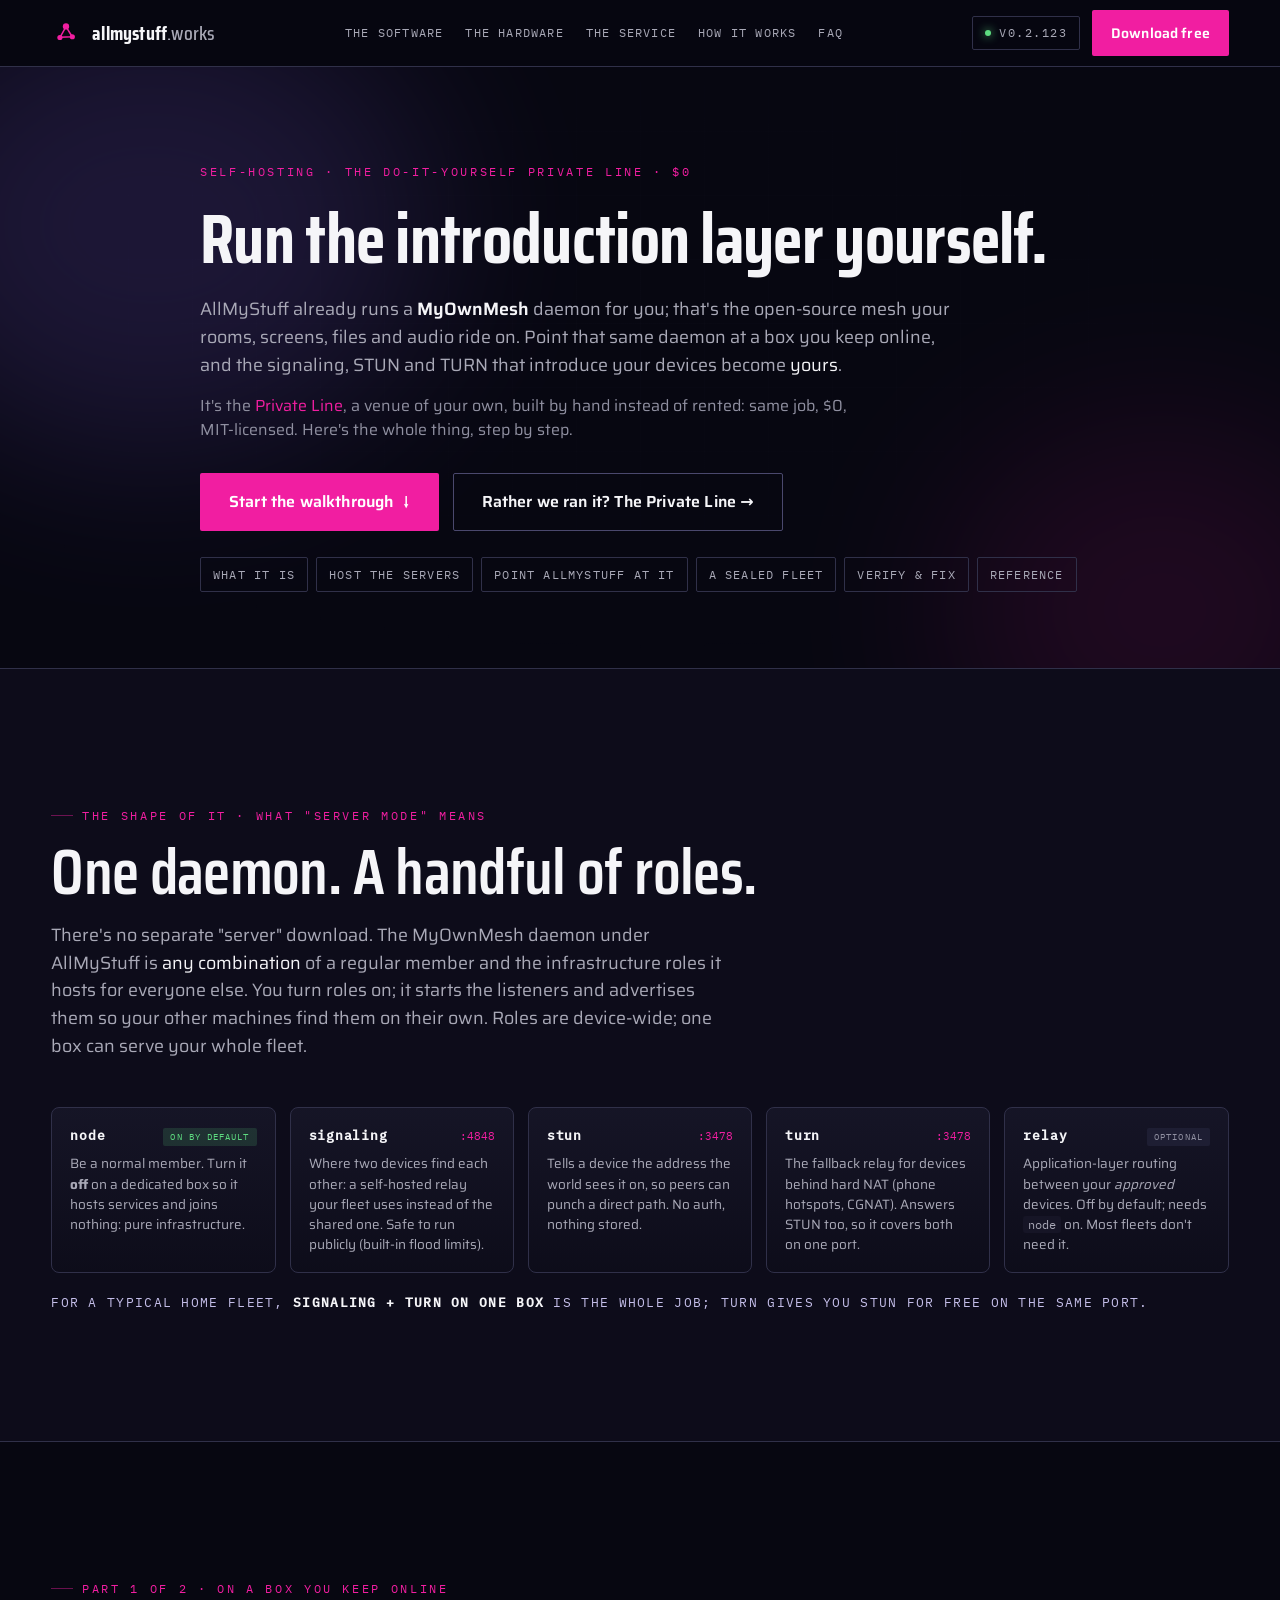
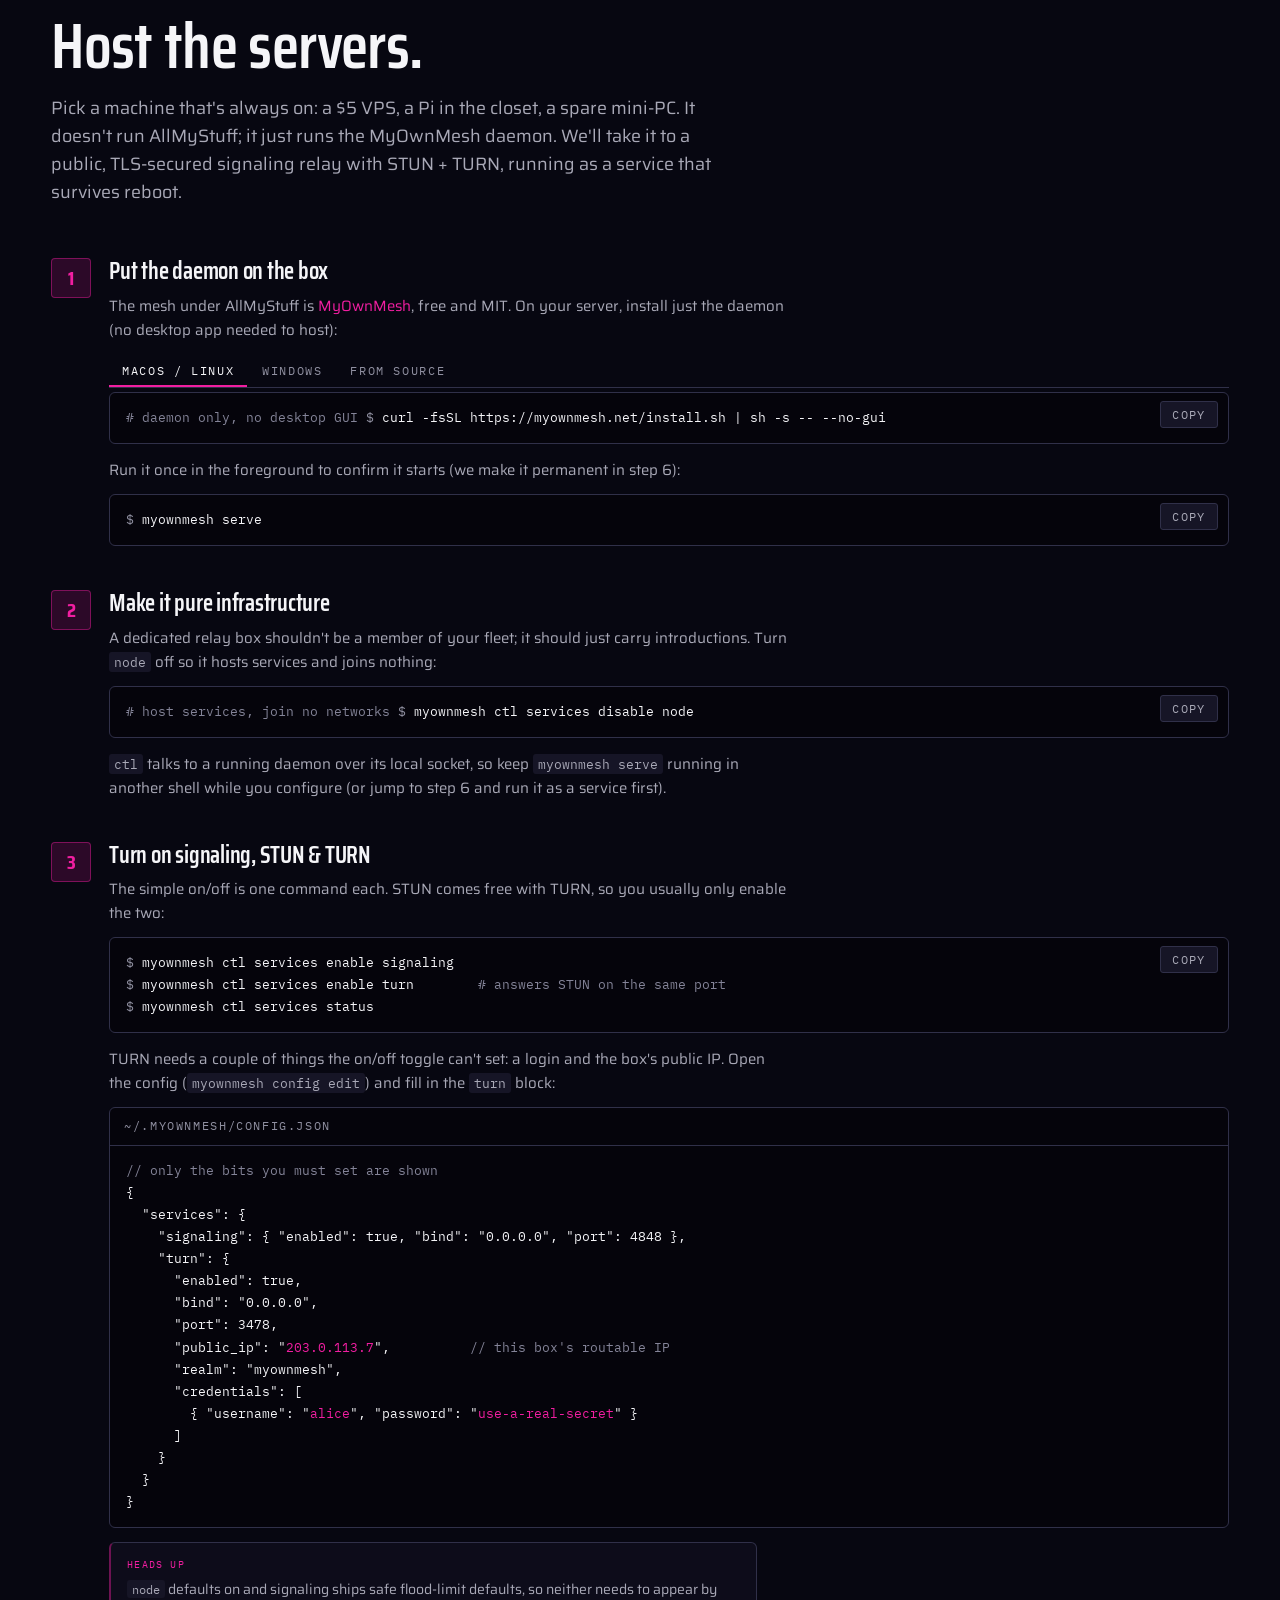
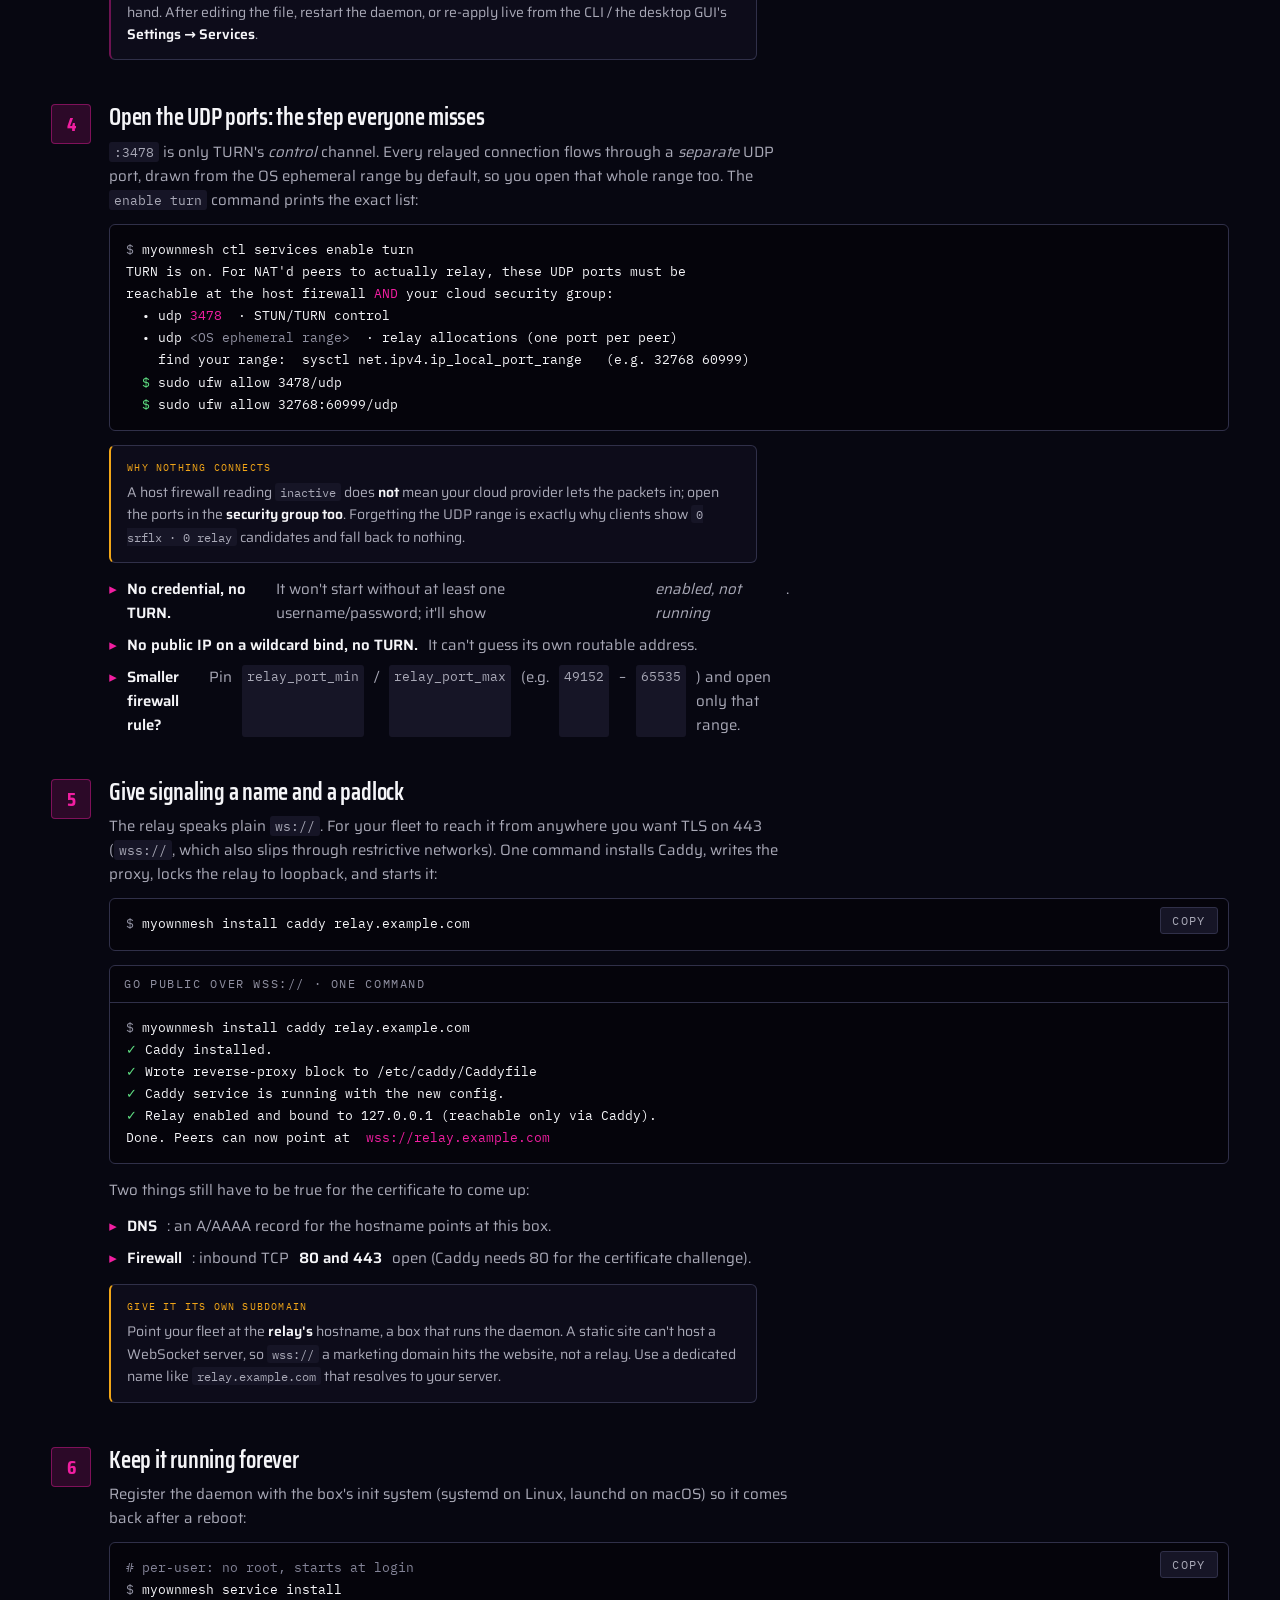
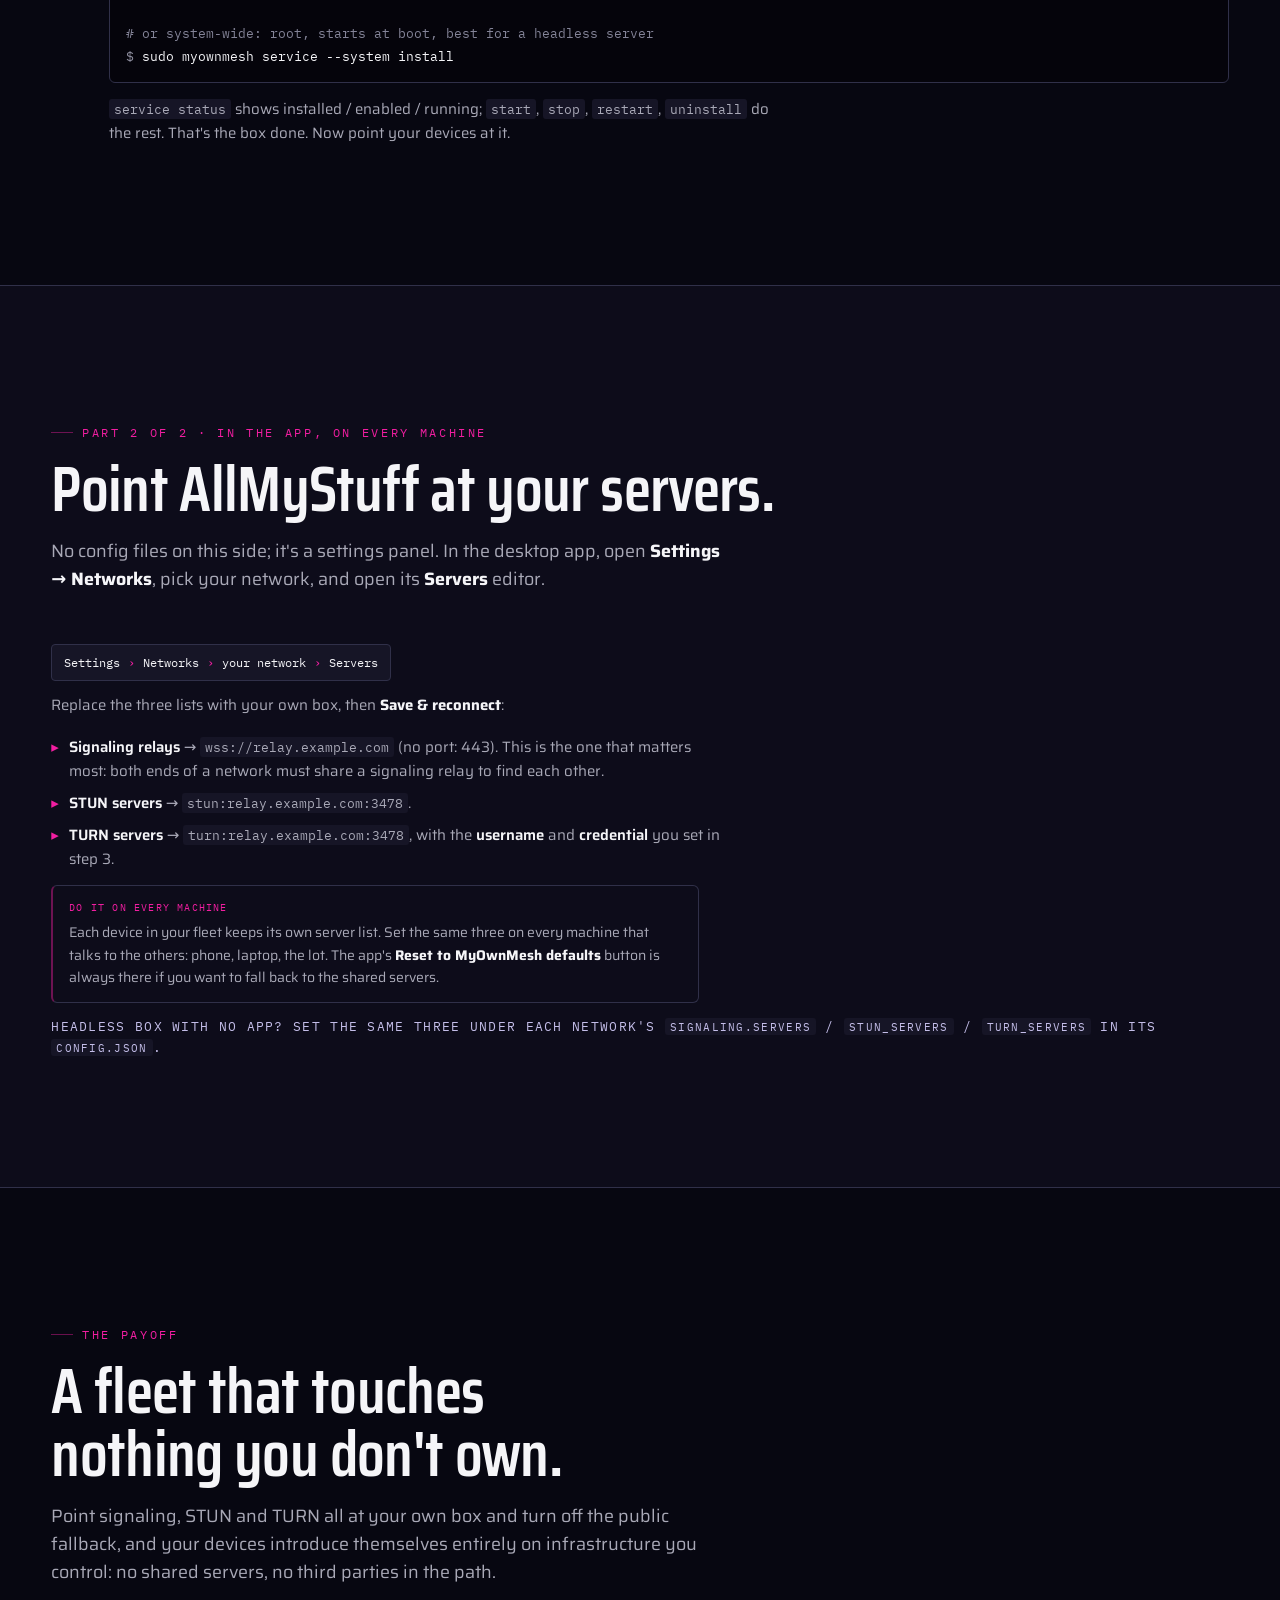
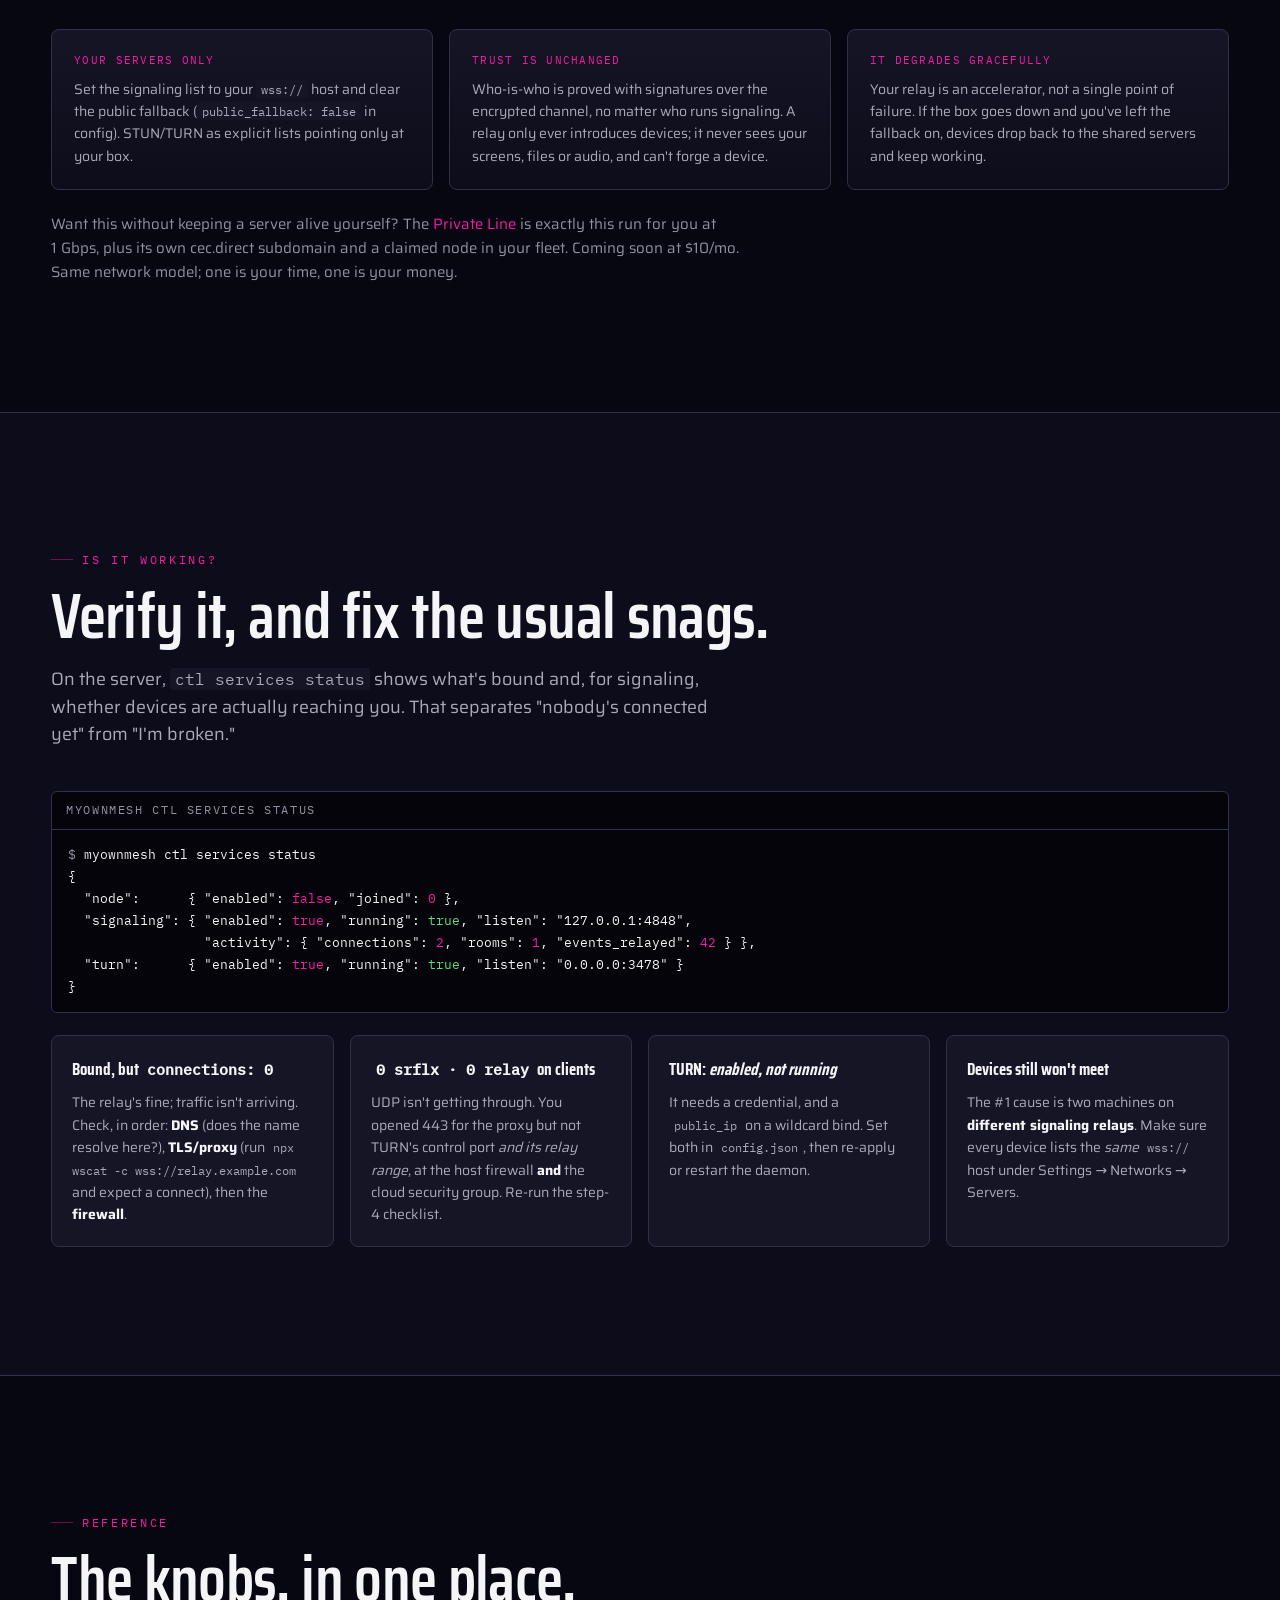
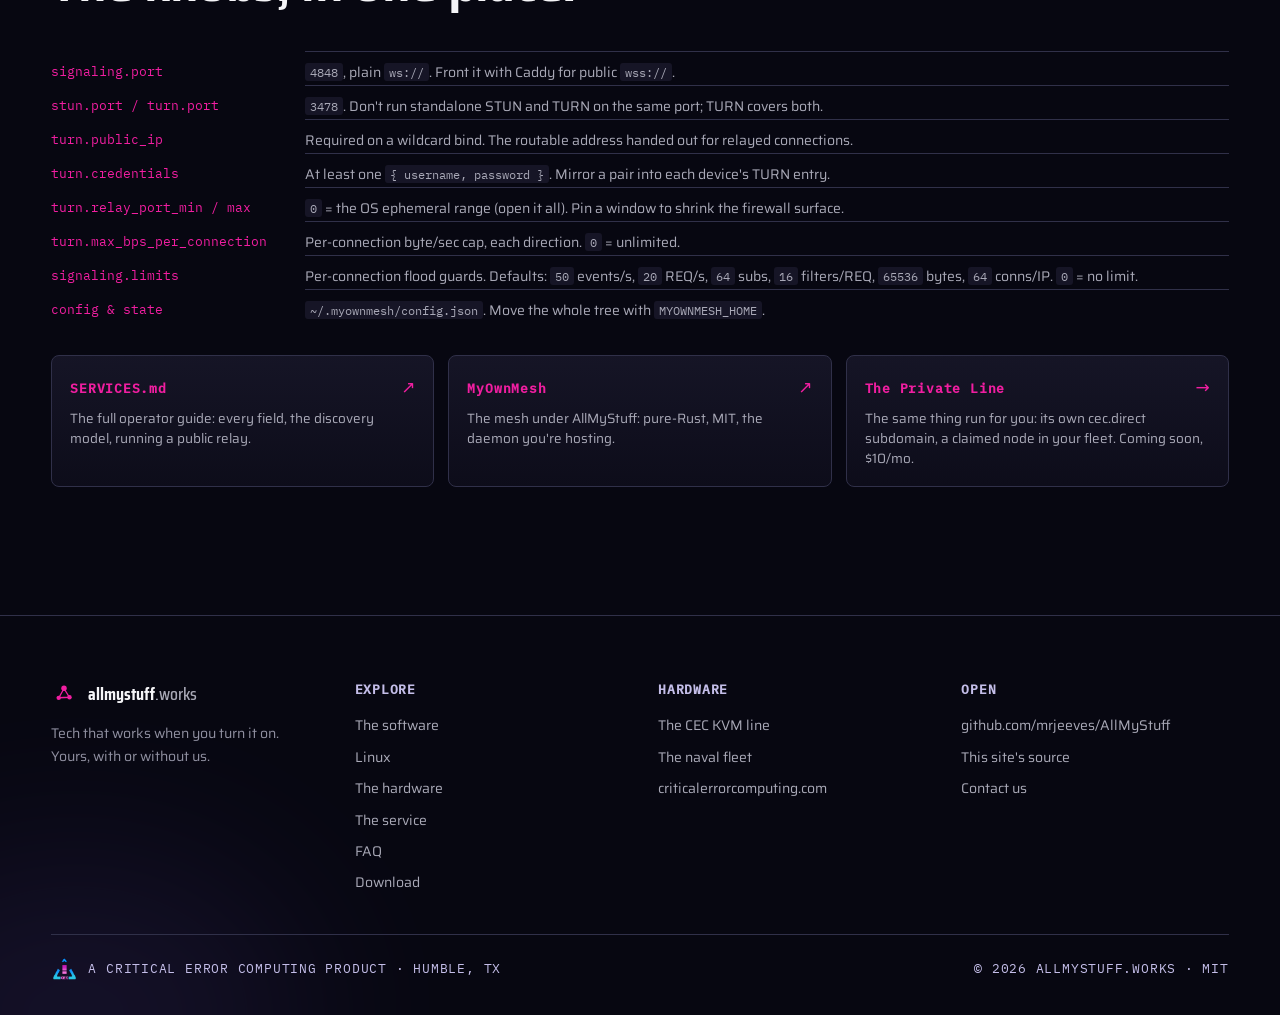
<file: self-host/index.html>
<!DOCTYPE html>
<html lang="en">
<head>
<meta charset="utf-8">
<meta name="viewport" content="width=device-width, initial-scale=1">
<title>Run the servers yourself: your own signaling, STUN & TURN · allmystuff.works</title>
<meta name="description" content="The free, do-it-yourself Private Line. AllMyStuff already runs the MyOwnMesh daemon. Point that same daemon at a box you keep online and your rooms, screens, files and audio ride plumbing only you own. Step by step.">
<meta name="theme-color" content="#070711">
<link rel="icon" type="image/svg+xml" href="../favicon.svg">
<link rel="icon" sizes="48x48 32x32 16x16" href="../favicon.ico">
<link rel="apple-touch-icon" href="../apple-touch-icon.png">
<meta property="og:type" content="article">
<meta property="og:title" content="Run the servers yourself: your own signaling, STUN & TURN">
<meta property="og:description" content="Host the mesh's introduction layer yourself, free. The same daemon AllMyStuff already runs, on a box you own. Step by step.">
<meta property="og:url" content="https://allmystuff.works/self-host/">
<meta property="og:image" content="https://allmystuff.works/og.png">
<link rel="stylesheet" href="../ds/cec/tokens/fonts.css">
<link rel="stylesheet" href="../ds/cec/tokens/colors.css">
<link rel="stylesheet" href="../ds/cec/tokens/typography.css">
<link rel="stylesheet" href="../ds/cec/tokens/spacing.css">
<link rel="stylesheet" href="../ds/cec/tokens/base.css">
<link rel="stylesheet" href="../ds/cec/styles.css">
<style>
  body { margin: 0; background: oklch(0.135 0.022 285); }
  @keyframes amsPulse { 0%, 100% { opacity: 0.55; } 50% { opacity: 1; } }

  /* ---- On-this-page chips ---- */
  .toc { display: flex; flex-wrap: wrap; gap: 8px; margin-top: 26px; }
  .toc a { font-family: var(--font-mono); font-size: 12px; letter-spacing: 0.1em; text-transform: uppercase; color: var(--dim); border: 1px solid var(--border); border-radius: 2px; padding: 7px 12px; }
  .toc a:hover { color: var(--text); border-color: var(--border-bright); }

  /* ---- Role matrix ---- */
  .roles { display: grid; grid-template-columns: repeat(auto-fit, minmax(min(220px, 100%), 1fr)); gap: 14px; }
  .role { display: block; background: linear-gradient(180deg, var(--surface), var(--bg-2)); border: 1px solid var(--border); border-radius: 8px; padding: 18px 18px 16px; }
  a.role { transition: border-color var(--dur-base) ease, transform var(--dur-base) ease; }
  a.role:hover { border-color: var(--border-bright); transform: translateY(-2px); }
  .role .top { display: flex; align-items: baseline; justify-content: space-between; gap: 10px; margin-bottom: 8px; }
  .role .nm { font-family: var(--font-mono); font-size: 13px; letter-spacing: 0.06em; color: var(--text); font-weight: 600; }
  .role .port { font-family: var(--font-mono); font-size: 11px; color: var(--accent); }
  .role .port.off { color: var(--faint); }
  .role p { font-size: 13.5px; color: var(--dim); line-height: 1.5; margin: 0; }
  .role .badge { font-family: var(--font-mono); font-size: 9px; letter-spacing: 0.12em; text-transform: uppercase; padding: 2px 7px; border-radius: 2px; }
  .role .badge.on { background: oklch(0.80 0.17 150 / 0.15); color: var(--ok); }
  .role .badge.opt { background: var(--surface-2); color: var(--faint); }

  /* ---- Steps ---- */
  .step { display: grid; grid-template-columns: 40px 1fr; gap: 18px; }
  .step + .step { margin-top: 30px; }
  .step-n { font-family: var(--font-display); font-weight: 700; font-size: 20px; color: var(--accent); background: var(--accent-soft); border: 1px solid var(--accent-line); border-radius: 4px; width: 40px; height: 40px; display: grid; place-items: center; line-height: 1; }
  .step-body h3 { font-family: var(--font-display); font-size: 24px; font-weight: 600; margin: 2px 0 10px; }
  .step-body p { font-size: 15px; color: var(--dim); line-height: 1.6; margin: 0 0 12px; max-width: 68ch; }
  .step-body ul { font-size: 15px; color: var(--dim); line-height: 1.6; margin: 0 0 12px; padding-left: 0; list-style: none; display: grid; gap: 8px; max-width: 68ch; }
  .step-body ul li { display: flex; gap: 10px; }
  .step-body ul li::before { content: "▸"; color: var(--accent); flex-shrink: 0; }
  .step-body b, .step-body strong { color: var(--text); font-weight: 600; }

  /* ---- Command / code blocks (from the download page) + copy ---- */
  .cmd { background: oklch(0.115 0.018 285); border: 1px solid var(--border); border-radius: 6px; overflow: hidden; margin: 4px 0 14px; position: relative; }
  .cmd .head { display: flex; align-items: center; justify-content: space-between; padding: 9px 14px; border-bottom: 1px solid var(--border); font-family: var(--font-mono); font-size: 11.5px; letter-spacing: 0.14em; text-transform: uppercase; color: var(--faint); }
  .cmd .body { padding: 14px 16px; font-family: var(--font-mono); font-size: 13px; color: var(--text); overflow-x: auto; white-space: pre; line-height: 1.7; }
  .cmd .body.oneline { white-space: nowrap; }
  .cmd .p { color: var(--faint); }
  .cmd .c { color: oklch(0.62 0.03 285); }
  .cmd .v { color: var(--accent); }
  .cmd .ok { color: var(--ok); }
  .cmd .dim { color: var(--faint); }
  .copy-btn { position: absolute; top: 8px; right: 10px; appearance: none; background: var(--surface); border: 1px solid var(--border); border-radius: 3px; cursor: pointer; font-family: var(--font-mono); font-size: 11.5px; letter-spacing: 0.12em; text-transform: uppercase; color: var(--dim); padding: 5px 11px; transition: color var(--dur-fast) ease, border-color var(--dur-fast) ease; z-index: 2; }
  .copy-btn:hover { color: var(--text); border-color: var(--border-bright); }
  .copy-btn.copied { color: var(--ok); border-color: var(--ok); }

  /* Install tabs (download-page wiring) */
  .term-tab { appearance: none; background: none; border: none; border-bottom: 2px solid transparent; cursor: pointer; font-family: var(--font-mono); font-size: 11.5px; letter-spacing: 0.14em; text-transform: uppercase; color: var(--faint); padding: 9px 13px 7px; }
  .term-tab:hover { color: var(--dim); }
  .term-tab[aria-selected="true"] { color: var(--text); border-bottom-color: var(--accent); }
  .snippet { display: none; }
  .snippet.active { display: block; }

  /* ---- Callouts ---- */
  .callout { border: 1px solid var(--border); border-left: 2px solid var(--accent-line); border-radius: 6px; background: var(--bg-2); padding: 14px 16px; margin: 14px 0; font-size: 14px; color: var(--dim); line-height: 1.6; max-width: 72ch; }
  .callout.warn { border-left-color: var(--warn); }
  .callout .lbl { display: block; font-family: var(--font-mono); font-size: 10px; letter-spacing: 0.12em; text-transform: uppercase; color: var(--accent); margin-bottom: 5px; }
  .callout.warn .lbl { color: var(--warn); }
  .callout b { color: var(--text); }

  /* ---- App-flow path pills ---- */
  .path { display: inline-flex; flex-wrap: wrap; align-items: center; gap: 8px; font-family: var(--font-mono); font-size: 12px; color: var(--text); background: var(--surface); border: 1px solid var(--border); border-radius: 4px; padding: 8px 12px; margin: 4px 0 12px; }
  .path .sep { color: var(--accent); }

  /* ---- Key/value reference ---- */
  .kv { display: grid; grid-template-columns: 230px 1fr; gap: 0 24px; }
  @media (max-width: 720px) { .kv { grid-template-columns: 1fr; } }
  .kv dt { font-family: var(--font-mono); font-size: 12.5px; color: var(--accent); padding: 10px 0 2px; }
  .kv dd { font-size: 14px; color: var(--dim); line-height: 1.5; margin: 0; padding: 10px 0 2px; border-top: 1px solid var(--border); }
  @media (max-width: 720px) { .kv dd { border-top: none; padding-top: 0; } }

  code { font-family: var(--font-mono); font-size: 0.88em; background: var(--surface); padding: 1px 5px; border-radius: 3px; }
</style>
</head>
<body>
<div style="min-height: 100vh; background: var(--bg); color: var(--text); font-family: var(--font-body); overflow-x: clip;">

  <!-- ════════ NAV ════════ -->
  <nav style="position: sticky; top: 0; z-index: 50; background: oklch(0.135 0.022 285 / 0.74); backdrop-filter: blur(14px) saturate(1.2); border-bottom: 1px solid var(--border);">
    <div class="wrap" style="display: flex; align-items: center; justify-content: space-between; height: 66px; gap: 18px;">
      <a href="../" style="display: flex; align-items: center; gap: 11px;">
        <svg viewBox="0 0 256 256" aria-hidden="true" style="width: 30px; height: 30px; color: var(--accent);">
          <g stroke="currentColor" stroke-width="13" fill="none" stroke-linecap="round">
            <path d="M128 74 L77 165 M128 74 L181 160 M77 165 L181 160"></path>
          </g>
          <circle cx="128" cy="72" r="27" fill="currentColor"></circle>
          <circle cx="76" cy="166" r="22" fill="currentColor"></circle>
          <circle cx="182" cy="160" r="22" fill="currentColor"></circle>
        </svg>
        <span style="font-family: var(--font-display); font-weight: 700; font-size: 20px; letter-spacing: 0.01em;">allmystuff<span style="color: var(--dim); font-weight: 500;">.works</span></span>
      </a>
      <div style="display: flex; gap: 22px; align-items: center;">
        <a href="../software/" style="font-family: var(--font-mono); font-size: 12px; letter-spacing: 0.1em; text-transform: uppercase; color: var(--dim);">The software</a>
        <a href="../hardware/" style="font-family: var(--font-mono); font-size: 12px; letter-spacing: 0.1em; text-transform: uppercase; color: var(--dim);">The hardware</a>
        <a href="../service/" style="font-family: var(--font-mono); font-size: 12px; letter-spacing: 0.1em; text-transform: uppercase; color: var(--dim);">The service</a>
        <a href="../layers/" style="font-family: var(--font-mono); font-size: 12px; letter-spacing: 0.1em; text-transform: uppercase; color: var(--dim);">How it works</a>
        <a href="../faq/" style="font-family: var(--font-mono); font-size: 12px; letter-spacing: 0.1em; text-transform: uppercase; color: var(--dim);">FAQ</a>
      </div>
      <div style="display: flex; gap: 12px; align-items: center;">
        <a class="chip" href="https://github.com/mrjeeves/AllMyStuff" title="View AllMyStuff on GitHub"><span class="dot"></span><span id="rel-version">v0.2.123</span></a>
        <a class="btn btn-primary btn-sm" href="../download/">Download free</a>
      </div>
    </div>
  </nav>

  <!-- ════════ HERO ════════ -->
  <header style="position: relative; padding: clamp(52px, 7vw, 92px) 0 clamp(44px, 6vw, 76px); overflow: hidden;">
    <div class="grid-bg"></div>
    <div class="glow" style="width: 560px; height: 460px; left: -10%; top: -12%; background: var(--violet); opacity: 0.16;"></div>
    <div class="glow" style="width: 440px; height: 380px; right: -8%; bottom: -22%; background: var(--accent); opacity: 0.10;"></div>
    <div class="wrap" style="position: relative; z-index: 2; max-width: 880px;">
      <span class="eyebrow no-rule">Self-hosting · the do-it-yourself Private Line · $0</span>
      <h1 style="font-family: var(--font-display); font-weight: 700; font-size: clamp(40px, 5.4vw, 74px); line-height: 1.02; letter-spacing: -0.01em; margin: 20px 0 22px; text-wrap: pretty;">Run the introduction layer yourself.</h1>
      <p class="lede" style="max-width: 64ch; margin: 0 0 14px;">AllMyStuff already runs a <b style="color:var(--text);font-weight:600;">MyOwnMesh</b> daemon for you; that's the open-source mesh your rooms, screens, files and audio ride on. Point that same daemon at a box you keep online, and the signaling, STUN and TURN that introduce your devices become <em style="color:var(--text);font-style:normal;">yours</em>.</p>
      <p style="font-size: 16px; color: var(--faint); max-width: 60ch; line-height: 1.55; margin: 0 0 30px;">It's the <a href="../service/#private-line" style="color:var(--accent);">Private Line</a>, a venue of your own, built by hand instead of rented: same job, $0, MIT-licensed. Here's the whole thing, step by step.</p>
      <div style="display: flex; gap: 14px; align-items: center; flex-wrap: wrap;">
        <a class="btn btn-primary" href="#steps">Start the walkthrough <span aria-hidden="true">↓</span></a>
        <a class="btn btn-ghost" href="../service/#private-line">Rather we ran it? The Private Line →</a>
      </div>
      <nav class="toc" aria-label="On this page">
        <a href="#what">What it is</a>
        <a href="#steps">Host the servers</a>
        <a href="#point">Point AllMyStuff at it</a>
        <a href="#sealed">A sealed fleet</a>
        <a href="#verify">Verify &amp; fix</a>
        <a href="#reference">Reference</a>
      </nav>
    </div>
  </header>

  <!-- ════════ WHAT IT IS ════════ -->
  <section id="what" class="section" style="background: var(--bg-2); border-top: 1px solid var(--border); border-bottom: 1px solid var(--border);">
    <div class="wrap">
      <div style="max-width: 840px; margin-bottom: clamp(32px, 4vw, 46px);">
        <span class="eyebrow">The shape of it · what "server mode" means</span>
        <h2 class="display-l" style="margin: 16px 0 18px;">One daemon. A handful of roles.</h2>
        <p class="lede">There's no separate "server" download. The MyOwnMesh daemon under AllMyStuff is <em style="color:var(--text);font-style:normal;">any combination</em> of a regular member and the infrastructure roles it hosts for everyone else. You turn roles on; it starts the listeners and advertises them so your other machines find them on their own. Roles are device-wide; one box can serve your whole fleet.</p>
      </div>
      <div class="roles">
        <div class="role">
          <div class="top"><span class="nm">node</span><span class="badge on">on by default</span></div>
          <p>Be a normal member. Turn it <b>off</b> on a dedicated box so it hosts services and joins nothing: pure infrastructure.</p>
        </div>
        <div class="role">
          <div class="top"><span class="nm">signaling</span><span class="port">:4848</span></div>
          <p>Where two devices find each other: a self-hosted relay your fleet uses instead of the shared one. Safe to run publicly (built-in flood limits).</p>
        </div>
        <div class="role">
          <div class="top"><span class="nm">stun</span><span class="port">:3478</span></div>
          <p>Tells a device the address the world sees it on, so peers can punch a direct path. No auth, nothing stored.</p>
        </div>
        <div class="role">
          <div class="top"><span class="nm">turn</span><span class="port">:3478</span></div>
          <p>The fallback relay for devices behind hard NAT (phone hotspots, CGNAT). Answers STUN too, so it covers both on one port.</p>
        </div>
        <div class="role">
          <div class="top"><span class="nm">relay</span><span class="badge opt">optional</span></div>
          <p>Application-layer routing between your <em>approved</em> devices. Off by default; needs <code>node</code> on. Most fleets don't need it.</p>
        </div>
      </div>
      <p style="margin-top: 20px; font-family: var(--font-mono); font-size: 13px; letter-spacing: 0.1em; text-transform: uppercase; color: var(--label);">For a typical home fleet, <b style="color:var(--text)">signaling + TURN on one box</b> is the whole job; TURN gives you STUN for free on the same port.</p>
    </div>
  </section>

  <!-- ════════ HOST THE SERVERS ════════ -->
  <section id="steps" class="section">
    <div class="wrap">
      <div style="max-width: 840px; margin-bottom: clamp(36px, 4.5vw, 52px);">
        <span class="eyebrow">Part 1 of 2 · on a box you keep online</span>
        <h2 class="display-l" style="margin: 16px 0 18px;">Host the servers.</h2>
        <p class="lede">Pick a machine that's always on: a $5 VPS, a Pi in the closet, a spare mini-PC. It doesn't run AllMyStuff; it just runs the MyOwnMesh daemon. We'll take it to a public, TLS-secured signaling relay with STUN + TURN, running as a service that survives reboot.</p>
      </div>

      <!-- STEP 1 -->
      <div class="step">
        <div class="step-n">1</div>
        <div class="step-body">
          <h3>Put the daemon on the box</h3>
          <p>The mesh under AllMyStuff is <a href="https://github.com/mrjeeves/MyOwnMesh" style="color:var(--accent)">MyOwnMesh</a>, free and MIT. On your server, install just the daemon (no desktop app needed to host):</p>
          <div style="display:flex;gap:2px;border-bottom:1px solid var(--border);margin-bottom:0;">
            <button type="button" class="term-tab" data-os="unix" role="tab" aria-selected="true">macOS / Linux</button>
            <button type="button" class="term-tab" data-os="windows" role="tab" aria-selected="false">Windows</button>
            <button type="button" class="term-tab" data-os="source" role="tab" aria-selected="false">From source</button>
          </div>
          <div class="snippet active" data-os="unix">
            <div class="cmd"><div class="body oneline"><span class="c"># daemon only, no desktop GUI</span>
<span class="p">$</span> curl -fsSL https://myownmesh.net/install.sh | sh -s -- --no-gui</div>
            <button type="button" class="copy-btn" data-copy="curl -fsSL https://myownmesh.net/install.sh | sh -s -- --no-gui" aria-label="Copy install command">copy</button></div>
          </div>
          <div class="snippet" data-os="windows">
            <div class="cmd"><div class="body oneline"><span class="c"># Windows (PowerShell), daemon only</span>
<span class="p">PS&gt;</span> iex "&amp; { $(irm https://myownmesh.net/install.ps1) } -NoGui"</div>
            <button type="button" class="copy-btn" data-copy='iex "&amp; { $(irm https://myownmesh.net/install.ps1) } -NoGui"' aria-label="Copy install command">copy</button></div>
          </div>
          <div class="snippet" data-os="source">
            <div class="cmd"><div class="body"><span class="c"># needs cargo: https://rustup.rs</span>
<span class="p">$</span> git clone https://github.com/mrjeeves/MyOwnMesh
<span class="p">$</span> cd MyOwnMesh
<span class="p">$</span> cargo install --path crates/myownmesh</div>
            <button type="button" class="copy-btn" data-copy="git clone https://github.com/mrjeeves/MyOwnMesh&#10;cd MyOwnMesh&#10;cargo install --path crates/myownmesh" aria-label="Copy build commands">copy</button></div>
          </div>
          <p>Run it once in the foreground to confirm it starts (we make it permanent in step 6):</p>
          <div class="cmd"><div class="body oneline"><span class="p">$</span> myownmesh serve</div>
          <button type="button" class="copy-btn" data-copy="myownmesh serve" aria-label="Copy command">copy</button></div>
        </div>
      </div>

      <!-- STEP 2 -->
      <div class="step">
        <div class="step-n">2</div>
        <div class="step-body">
          <h3>Make it pure infrastructure</h3>
          <p>A dedicated relay box shouldn't be a member of your fleet; it should just carry introductions. Turn <code>node</code> off so it hosts services and joins nothing:</p>
          <div class="cmd"><div class="body oneline"><span class="c"># host services, join no networks</span>
<span class="p">$</span> myownmesh ctl services disable node</div>
          <button type="button" class="copy-btn" data-copy="myownmesh ctl services disable node" aria-label="Copy command">copy</button></div>
          <p><code>ctl</code> talks to a running daemon over its local socket, so keep <code>myownmesh serve</code> running in another shell while you configure (or jump to step 6 and run it as a service first).</p>
        </div>
      </div>

      <!-- STEP 3 -->
      <div class="step">
        <div class="step-n">3</div>
        <div class="step-body">
          <h3>Turn on signaling, STUN &amp; TURN</h3>
          <p>The simple on/off is one command each. STUN comes free with TURN, so you usually only enable the two:</p>
          <div class="cmd"><div class="body"><span class="p">$</span> myownmesh ctl services enable signaling
<span class="p">$</span> myownmesh ctl services enable turn        <span class="c"># answers STUN on the same port</span>
<span class="p">$</span> myownmesh ctl services status</div>
          <button type="button" class="copy-btn" data-copy="myownmesh ctl services enable signaling&#10;myownmesh ctl services enable turn&#10;myownmesh ctl services status" aria-label="Copy commands">copy</button></div>
          <p>TURN needs a couple of things the on/off toggle can't set: a login and the box's public IP. Open the config (<code>myownmesh config edit</code>) and fill in the <code>turn</code> block:</p>
          <div class="cmd"><div class="head"><span>~/.myownmesh/config.json</span></div><div class="body"><span class="c">// only the bits you must set are shown</span>
{
  "services": {
    "signaling": { "enabled": true, "bind": "0.0.0.0", "port": 4848 },
    "turn": {
      "enabled": true,
      "bind": "0.0.0.0",
      "port": 3478,
      "public_ip": "<span class="v">203.0.113.7</span>",          <span class="c">// this box's routable IP</span>
      "realm": "myownmesh",
      "credentials": [
        { "username": "<span class="v">alice</span>", "password": "<span class="v">use-a-real-secret</span>" }
      ]
    }
  }
}</div></div>
          <div class="callout"><span class="lbl">Heads up</span><code>node</code> defaults on and signaling ships safe flood-limit defaults, so neither needs to appear by hand. After editing the file, restart the daemon, or re-apply live from the CLI / the desktop GUI's <b>Settings → Services</b>.</div>
        </div>
      </div>

      <!-- STEP 4 -->
      <div class="step">
        <div class="step-n">4</div>
        <div class="step-body">
          <h3>Open the UDP ports: the step everyone misses</h3>
          <p><code>:3478</code> is only TURN's <em>control</em> channel. Every relayed connection flows through a <em>separate</em> UDP port, drawn from the OS ephemeral range by default, so you open that whole range too. The <code>enable turn</code> command prints the exact list:</p>
          <div class="cmd"><div class="body"><span class="p">$</span> myownmesh ctl services enable turn
TURN is on. For NAT'd peers to actually relay, these UDP ports must be
reachable at the host firewall <span class="v">AND</span> your cloud security group:
  • udp <span class="v">3478</span>  · STUN/TURN control
  • udp <span class="dim">&lt;OS ephemeral range&gt;</span>  · relay allocations (one port per peer)
    find your range:  sysctl net.ipv4.ip_local_port_range   (e.g. 32768 60999)
  <span class="ok">$</span> sudo ufw allow 3478/udp
  <span class="ok">$</span> sudo ufw allow 32768:60999/udp</div></div>
          <div class="callout warn"><span class="lbl">Why nothing connects</span>A host firewall reading <code>inactive</code> does <b>not</b> mean your cloud provider lets the packets in; open the ports in the <b>security group too</b>. Forgetting the UDP range is exactly why clients show <code>0 srflx · 0 relay</code> candidates and fall back to nothing.</div>
          <ul>
            <li><b>No credential, no TURN.</b> It won't start without at least one username/password; it'll show <em>enabled, not running</em>.</li>
            <li><b>No public IP on a wildcard bind, no TURN.</b> It can't guess its own routable address.</li>
            <li><b>Smaller firewall rule?</b> Pin <code>relay_port_min</code>/<code>relay_port_max</code> (e.g. <code>49152</code>–<code>65535</code>) and open only that range.</li>
          </ul>
        </div>
      </div>

      <!-- STEP 5 -->
      <div class="step">
        <div class="step-n">5</div>
        <div class="step-body">
          <h3>Give signaling a name and a padlock</h3>
          <p>The relay speaks plain <code>ws://</code>. For your fleet to reach it from anywhere you want TLS on 443 (<code>wss://</code>, which also slips through restrictive networks). One command installs Caddy, writes the proxy, locks the relay to loopback, and starts it:</p>
          <div class="cmd"><div class="body oneline"><span class="p">$</span> myownmesh install caddy relay.example.com</div>
          <button type="button" class="copy-btn" data-copy="myownmesh install caddy relay.example.com" aria-label="Copy command">copy</button></div>
          <div class="cmd"><div class="head"><span>go public over wss:// · one command</span></div><div class="body"><span class="p">$</span> myownmesh install caddy relay.example.com
<span class="ok">✓</span> Caddy installed.
<span class="ok">✓</span> Wrote reverse-proxy block to /etc/caddy/Caddyfile
<span class="ok">✓</span> Caddy service is running with the new config.
<span class="ok">✓</span> Relay enabled and bound to 127.0.0.1 (reachable only via Caddy).
Done. Peers can now point at  <span class="v">wss://relay.example.com</span></div></div>
          <p>Two things still have to be true for the certificate to come up:</p>
          <ul>
            <li><b>DNS</b>: an A/AAAA record for the hostname points at this box.</li>
            <li><b>Firewall</b>: inbound TCP <b>80 and 443</b> open (Caddy needs 80 for the certificate challenge).</li>
          </ul>
          <div class="callout warn"><span class="lbl">Give it its own subdomain</span>Point your fleet at the <b>relay's</b> hostname, a box that runs the daemon. A static site can't host a WebSocket server, so <code>wss://</code> a marketing domain hits the website, not a relay. Use a dedicated name like <code>relay.example.com</code> that resolves to your server.</div>
        </div>
      </div>

      <!-- STEP 6 -->
      <div class="step">
        <div class="step-n">6</div>
        <div class="step-body">
          <h3>Keep it running forever</h3>
          <p>Register the daemon with the box's init system (systemd on Linux, launchd on macOS) so it comes back after a reboot:</p>
          <div class="cmd"><div class="body"><span class="c"># per-user: no root, starts at login</span>
<span class="p">$</span> myownmesh service install

<span class="c"># or system-wide: root, starts at boot, best for a headless server</span>
<span class="p">$</span> sudo myownmesh service --system install</div>
          <button type="button" class="copy-btn" data-copy="myownmesh service install&#10;# or, system-wide:&#10;sudo myownmesh service --system install" aria-label="Copy commands">copy</button></div>
          <p><code>service status</code> shows installed / enabled / running; <code>start</code>, <code>stop</code>, <code>restart</code>, <code>uninstall</code> do the rest. That's the box done. Now point your devices at it.</p>
        </div>
      </div>
    </div>
  </section>

  <!-- ════════ POINT ALLMYSTUFF AT IT ════════ -->
  <section id="point" class="section" style="background: var(--bg-2); border-top: 1px solid var(--border); border-bottom: 1px solid var(--border);">
    <div class="wrap">
      <div style="max-width: 840px; margin-bottom: clamp(32px, 4vw, 46px);">
        <span class="eyebrow">Part 2 of 2 · in the app, on every machine</span>
        <h2 class="display-l" style="margin: 16px 0 18px;">Point AllMyStuff at your servers.</h2>
        <p class="lede">No config files on this side; it's a settings panel. In the desktop app, open <b style="color:var(--text)">Settings → Networks</b>, pick your network, and open its <b style="color:var(--text)">Servers</b> editor.</p>
      </div>
      <div class="path"><span>Settings</span><span class="sep">›</span><span>Networks</span><span class="sep">›</span><span>your network</span><span class="sep">›</span><span>Servers</span></div>
      <p style="font-size:15px;color:var(--dim);line-height:1.6;max-width:68ch;margin:0 0 18px;">Replace the three lists with your own box, then <b style="color:var(--text)">Save &amp; reconnect</b>:</p>
      <ul class="step-body" style="max-width:68ch;list-style:none;padding:0;display:grid;gap:8px;font-size:15px;color:var(--dim);line-height:1.6;">
        <li style="display:flex;gap:10px;"><span style="color:var(--accent);flex-shrink:0;">▸</span><span><b style="color:var(--text)">Signaling relays</b> → <code>wss://relay.example.com</code> (no port: 443). This is the one that matters most: both ends of a network must share a signaling relay to find each other.</span></li>
        <li style="display:flex;gap:10px;"><span style="color:var(--accent);flex-shrink:0;">▸</span><span><b style="color:var(--text)">STUN servers</b> → <code>stun:relay.example.com:3478</code>.</span></li>
        <li style="display:flex;gap:10px;"><span style="color:var(--accent);flex-shrink:0;">▸</span><span><b style="color:var(--text)">TURN servers</b> → <code>turn:relay.example.com:3478</code>, with the <b style="color:var(--text)">username</b> and <b style="color:var(--text)">credential</b> you set in step 3.</span></li>
      </ul>
      <div class="callout"><span class="lbl">Do it on every machine</span>Each device in your fleet keeps its own server list. Set the same three on every machine that talks to the others: phone, laptop, the lot. The app's <b>Reset to MyOwnMesh defaults</b> button is always there if you want to fall back to the shared servers.</div>
      <p style="margin-top: 8px; font-family: var(--font-mono); font-size: 13px; letter-spacing: 0.1em; text-transform: uppercase; color: var(--label);">Headless box with no app? Set the same three under each network's <code>signaling.servers</code> / <code>stun_servers</code> / <code>turn_servers</code> in its <code>config.json</code>.</p>
    </div>
  </section>

  <!-- ════════ SEALED FLEET ════════ -->
  <section id="sealed" class="section">
    <div class="wrap">
      <div style="max-width: 840px; margin-bottom: clamp(28px, 3.5vw, 42px);">
        <span class="eyebrow">The payoff</span>
        <h2 class="display-l" style="margin: 16px 0 18px;">A fleet that touches nothing you don't own.</h2>
        <p class="lede">Point signaling, STUN and TURN all at your own box and turn off the public fallback, and your devices introduce themselves entirely on infrastructure you control: no shared servers, no third parties in the path.</p>
      </div>
      <div style="display: grid; grid-template-columns: repeat(auto-fit, minmax(min(260px, 100%), 1fr)); gap: 16px;">
        <div style="background: linear-gradient(180deg, var(--surface), var(--bg-2)); border: 1px solid var(--border); border-radius: 8px; padding: 22px;">
          <div style="font-family: var(--font-mono); font-size: 10.5px; letter-spacing: 0.12em; text-transform: uppercase; color: var(--accent); margin-bottom: 9px;">your servers only</div>
          <p style="font-size: 14px; color: var(--dim); line-height: 1.6; margin: 0;">Set the signaling list to your <code>wss://</code> host and clear the public fallback (<code>public_fallback: false</code> in config). STUN/TURN as explicit lists pointing only at your box.</p>
        </div>
        <div style="background: linear-gradient(180deg, var(--surface), var(--bg-2)); border: 1px solid var(--border); border-radius: 8px; padding: 22px;">
          <div style="font-family: var(--font-mono); font-size: 10.5px; letter-spacing: 0.12em; text-transform: uppercase; color: var(--accent); margin-bottom: 9px;">trust is unchanged</div>
          <p style="font-size: 14px; color: var(--dim); line-height: 1.6; margin: 0;">Who-is-who is proved with signatures over the encrypted channel, no matter who runs signaling. A relay only ever introduces devices; it never sees your screens, files or audio, and can't forge a device.</p>
        </div>
        <div style="background: linear-gradient(180deg, var(--surface), var(--bg-2)); border: 1px solid var(--border); border-radius: 8px; padding: 22px;">
          <div style="font-family: var(--font-mono); font-size: 10.5px; letter-spacing: 0.12em; text-transform: uppercase; color: var(--accent); margin-bottom: 9px;">it degrades gracefully</div>
          <p style="font-size: 14px; color: var(--dim); line-height: 1.6; margin: 0;">Your relay is an accelerator, not a single point of failure. If the box goes down and you've left the fallback on, devices drop back to the shared servers and keep working.</p>
        </div>
      </div>
      <p style="margin-top: 22px; font-size: 15px; color: var(--faint); line-height: 1.6; max-width: 70ch;">Want this without keeping a server alive yourself? The <a href="../service/#private-line" style="color:var(--accent)">Private Line</a> is exactly this run for you at 1&nbsp;Gbps, plus its own cec.direct subdomain and a claimed node in your fleet. Coming soon at $10/mo. Same network model; one is your time, one is your money.</p>
    </div>
  </section>

  <!-- ════════ VERIFY ════════ -->
  <section id="verify" class="section" style="background: var(--bg-2); border-top: 1px solid var(--border); border-bottom: 1px solid var(--border);">
    <div class="wrap">
      <div style="max-width: 840px; margin-bottom: clamp(28px, 3.5vw, 42px);">
        <span class="eyebrow">Is it working?</span>
        <h2 class="display-l" style="margin: 16px 0 18px;">Verify it, and fix the usual snags.</h2>
        <p class="lede">On the server, <code>ctl services status</code> shows what's bound and, for signaling, whether devices are actually reaching you. That separates "nobody's connected yet" from "I'm broken."</p>
      </div>
      <div class="cmd"><div class="head"><span>myownmesh ctl services status</span></div><div class="body"><span class="p">$</span> myownmesh ctl services status
{
  "node":      { "enabled": <span class="v">false</span>, "joined": <span class="v">0</span> },
  "signaling": { "enabled": <span class="v">true</span>, "running": <span class="ok">true</span>, "listen": "127.0.0.1:4848",
                 "activity": { "connections": <span class="v">2</span>, "rooms": <span class="v">1</span>, "events_relayed": <span class="v">42</span> } },
  "turn":      { "enabled": <span class="v">true</span>, "running": <span class="ok">true</span>, "listen": "0.0.0.0:3478" }
}</div></div>
      <div style="display: grid; grid-template-columns: repeat(auto-fit, minmax(min(280px, 100%), 1fr)); gap: 16px; margin-top: 22px;">
        <div style="background: var(--surface); border: 1px solid var(--border); border-radius: 8px; padding: 20px;">
          <h4 style="font-family: var(--font-display); font-size: 17px; margin: 0 0 8px;">Bound, but <code>connections: 0</code></h4>
          <p style="font-size: 14px; color: var(--dim); line-height: 1.6; margin: 0;">The relay's fine; traffic isn't arriving. Check, in order: <b style="color:var(--text)">DNS</b> (does the name resolve here?), <b style="color:var(--text)">TLS/proxy</b> (run <code>npx wscat -c wss://relay.example.com</code> and expect a connect), then the <b style="color:var(--text)">firewall</b>.</p>
        </div>
        <div style="background: var(--surface); border: 1px solid var(--border); border-radius: 8px; padding: 20px;">
          <h4 style="font-family: var(--font-display); font-size: 17px; margin: 0 0 8px;"><code>0 srflx · 0 relay</code> on clients</h4>
          <p style="font-size: 14px; color: var(--dim); line-height: 1.6; margin: 0;">UDP isn't getting through. You opened 443 for the proxy but not TURN's control port <em>and its relay range</em>, at the host firewall <b style="color:var(--text)">and</b> the cloud security group. Re-run the step-4 checklist.</p>
        </div>
        <div style="background: var(--surface); border: 1px solid var(--border); border-radius: 8px; padding: 20px;">
          <h4 style="font-family: var(--font-display); font-size: 17px; margin: 0 0 8px;">TURN: <em>enabled, not running</em></h4>
          <p style="font-size: 14px; color: var(--dim); line-height: 1.6; margin: 0;">It needs a credential, and a <code>public_ip</code> on a wildcard bind. Set both in <code>config.json</code>, then re-apply or restart the daemon.</p>
        </div>
        <div style="background: var(--surface); border: 1px solid var(--border); border-radius: 8px; padding: 20px;">
          <h4 style="font-family: var(--font-display); font-size: 17px; margin: 0 0 8px;">Devices still won't meet</h4>
          <p style="font-size: 14px; color: var(--dim); line-height: 1.6; margin: 0;">The #1 cause is two machines on <b style="color:var(--text)">different signaling relays</b>. Make sure every device lists the <em>same</em> <code>wss://</code> host under Settings → Networks → Servers.</p>
        </div>
      </div>
    </div>
  </section>

  <!-- ════════ REFERENCE ════════ -->
  <section id="reference" class="section">
    <div class="wrap">
      <div style="max-width: 840px; margin-bottom: clamp(28px, 3.5vw, 40px);">
        <span class="eyebrow">Reference</span>
        <h2 class="display-l" style="margin: 16px 0 18px;">The knobs, in one place.</h2>
      </div>
      <dl class="kv">
        <dt>signaling.port</dt><dd><code>4848</code>, plain <code>ws://</code>. Front it with Caddy for public <code>wss://</code>.</dd>
        <dt>stun.port / turn.port</dt><dd><code>3478</code>. Don't run standalone STUN and TURN on the same port; TURN covers both.</dd>
        <dt>turn.public_ip</dt><dd>Required on a wildcard bind. The routable address handed out for relayed connections.</dd>
        <dt>turn.credentials</dt><dd>At least one <code>{ username, password }</code>. Mirror a pair into each device's TURN entry.</dd>
        <dt>turn.relay_port_min / max</dt><dd><code>0</code> = the OS ephemeral range (open it all). Pin a window to shrink the firewall surface.</dd>
        <dt>turn.max_bps_per_connection</dt><dd>Per-connection byte/sec cap, each direction. <code>0</code> = unlimited.</dd>
        <dt>signaling.limits</dt><dd>Per-connection flood guards. Defaults: <code>50</code> events/s, <code>20</code> REQ/s, <code>64</code> subs, <code>16</code> filters/REQ, <code>65536</code> bytes, <code>64</code> conns/IP. <code>0</code> = no limit.</dd>
        <dt>config &amp; state</dt><dd><code>~/.myownmesh/config.json</code>. Move the whole tree with <code>MYOWNMESH_HOME</code>.</dd>
      </dl>

      <div style="display: grid; grid-template-columns: repeat(auto-fit, minmax(min(260px, 100%), 1fr)); gap: 14px; margin-top: 32px;">
        <a class="role" href="https://github.com/mrjeeves/MyOwnMesh/blob/main/docs/SERVICES.md" style="color:inherit;">
          <div class="top"><span class="nm" style="color:var(--accent)">SERVICES.md</span><span aria-hidden="true" style="color:var(--accent)">↗</span></div>
          <p>The full operator guide: every field, the discovery model, running a public relay.</p>
        </a>
        <a class="role" href="https://github.com/mrjeeves/MyOwnMesh" style="color:inherit;">
          <div class="top"><span class="nm" style="color:var(--accent)">MyOwnMesh</span><span aria-hidden="true" style="color:var(--accent)">↗</span></div>
          <p>The mesh under AllMyStuff: pure-Rust, MIT, the daemon you're hosting.</p>
        </a>
        <a class="role" href="../service/#private-line" style="color:inherit;">
          <div class="top"><span class="nm" style="color:var(--accent)">The Private Line</span><span aria-hidden="true" style="color:var(--accent)">→</span></div>
          <p>The same thing run for you: its own cec.direct subdomain, a claimed node in your fleet. Coming soon, $10/mo.</p>
        </a>
      </div>
    </div>
  </section>

  <!-- ════════ FOOTER ════════ -->
  <footer style="border-top: 1px solid var(--border); padding: clamp(40px, 5vw, 64px) 0 32px; position: relative; overflow: hidden;">
    <div class="glow" style="width: 460px; height: 320px; left: -12%; bottom: -40%; background: var(--violet); opacity: 0.1;"></div>
    <div class="wrap" style="position: relative;">
      <div style="display: grid; grid-template-columns: repeat(auto-fit, minmax(min(240px, 100%), 1fr)); gap: 36px; margin-bottom: 40px;">
        <div>
          <div style="display: flex; align-items: center; gap: 11px; margin-bottom: 14px;">
            <svg viewBox="0 0 256 256" aria-hidden="true" style="width: 26px; height: 26px; color: var(--accent);">
              <g stroke="currentColor" stroke-width="13" fill="none" stroke-linecap="round">
                <path d="M128 74 L77 165 M128 74 L181 160 M77 165 L181 160"></path>
              </g>
              <circle cx="128" cy="72" r="27" fill="currentColor"></circle>
              <circle cx="76" cy="166" r="22" fill="currentColor"></circle>
              <circle cx="182" cy="160" r="22" fill="currentColor"></circle>
            </svg>
            <span style="font-family: var(--font-display); font-weight: 700; font-size: 18px;">allmystuff<span style="color: var(--dim); font-weight: 500;">.works</span></span>
          </div>
          <p style="font-size: 14px; color: var(--faint); max-width: 32ch; line-height: 1.6;">Tech that works when you turn it on. Yours, with or without us.</p>
        </div>
        <div>
          <h4 style="font-family: var(--font-mono); font-size: 13px; letter-spacing: 0.06em; text-transform: uppercase; color: var(--label); margin-bottom: 14px;">Explore</h4>
          <ul style="list-style: none; display: grid; gap: 9px; font-size: 14px; color: var(--dim);">
            <li><a href="../software/">The software</a></li>
            <li><a href="../linux/">Linux</a></li>
            <li><a href="../hardware/">The hardware</a></li>
            <li><a href="../service/">The service</a></li>
            <li><a href="../faq/">FAQ</a></li>
            <li><a href="../download/">Download</a></li>
          </ul>
        </div>
        <div>
          <h4 style="font-family: var(--font-mono); font-size: 13px; letter-spacing: 0.06em; text-transform: uppercase; color: var(--label); margin-bottom: 14px;">Hardware</h4>
          <ul style="list-style: none; display: grid; gap: 9px; font-size: 14px; color: var(--dim);">
            <li><a href="../hardware/">The CEC KVM line</a></li>
            <li><a href="https://criticalerrorcomputing.com">The naval fleet</a></li>
            <li><a href="https://criticalerrorcomputing.com">criticalerrorcomputing.com</a></li>
          </ul>
        </div>
        <div>
          <h4 style="font-family: var(--font-mono); font-size: 13px; letter-spacing: 0.06em; text-transform: uppercase; color: var(--label); margin-bottom: 14px;">Open</h4>
          <ul style="list-style: none; display: grid; gap: 9px; font-size: 14px; color: var(--dim);">
            <li><a href="https://github.com/mrjeeves/AllMyStuff">github.com/mrjeeves/AllMyStuff</a></li>
            <li><a href="https://github.com/mrjeeves/allmystuff.works">This site's source</a></li>
            <li><a href="https://www.criticalerrorcomputing.com/pages/contact">Contact us</a></li>
          </ul>
        </div>
      </div>
      <div style="display: flex; align-items: center; justify-content: space-between; gap: 16px; flex-wrap: wrap; padding-top: 22px; border-top: 1px solid var(--border);">
        <div style="display: flex; align-items: center; gap: 10px;">
          <img src="../assets/cec-logo.png" alt="Critical Error Computing" style="height: 26px; width: auto;">
          <span style="font-family: var(--font-mono); font-size: 13px; letter-spacing: 0.06em; text-transform: uppercase; color: var(--label);">A Critical Error Computing product · Humble, TX</span>
        </div>
        <span style="font-family: var(--font-mono); font-size: 13px; letter-spacing: 0.06em; text-transform: uppercase; color: var(--label);">© 2026 allmystuff.works · MIT</span>
      </div>
    </div>
  </footer>
</div>

<script>
(function () {
  "use strict";
  // Install tabs + copy buttons, the same wiring the download page uses.
  function wireTabs() {
    var tabs = document.querySelectorAll(".term-tab");
    var snips = document.querySelectorAll(".snippet[data-os]");
    if (!tabs.length) return;
    function activate(os) {
      tabs.forEach(function (t) { t.setAttribute("aria-selected", t.dataset.os === os ? "true" : "false"); });
      snips.forEach(function (s) { s.classList.toggle("active", s.dataset.os === os); });
    }
    tabs.forEach(function (t) { t.addEventListener("click", function () { activate(t.dataset.os); }); });
    var ua = (navigator.userAgentData && navigator.userAgentData.platform) || navigator.platform || navigator.userAgent || "";
    activate(/win/i.test(ua) ? "windows" : "unix");
  }
  function wireCopy() {
    function fallback(text) {
      var ta = document.createElement("textarea");
      ta.value = text; ta.style.cssText = "position:fixed;top:-9999px";
      document.body.appendChild(ta); ta.select();
      var ok = false; try { ok = document.execCommand("copy"); } catch (e) {}
      ta.remove(); return ok;
    }
    document.querySelectorAll(".copy-btn").forEach(function (btn) {
      btn.dataset.label = btn.textContent;
      btn.addEventListener("click", function () {
        var text = btn.dataset.copy || ""; if (!text) return;
        var finish = function (ok) {
          btn.textContent = ok ? "copied" : "press ⌘C";
          btn.classList.add("copied");
          clearTimeout(btn._t);
          btn._t = setTimeout(function () { btn.textContent = btn.dataset.label; btn.classList.remove("copied"); }, 1500);
        };
        if (navigator.clipboard && navigator.clipboard.writeText) {
          navigator.clipboard.writeText(text).then(function () { finish(true); }, function () { finish(fallback(text)); });
        } else { finish(fallback(text)); }
      });
    });
  }
  wireTabs();
  wireCopy();
})();
</script>

<script>
(function () {
  "use strict";
  // Live version stamp in the header chip; same source as the download page.
  // The static fallback stands when the API is unreachable.
  fetch("https://api.github.com/repos/mrjeeves/AllMyStuff/releases/latest")
    .then(function (r) { if (!r.ok) throw new Error(r.status); return r.json(); })
    .then(function (rel) {
      var v = document.getElementById("rel-version");
      if (v && rel.tag_name) v.textContent = rel.tag_name[0] === "v" ? rel.tag_name : "v" + rel.tag_name;
    })
    .catch(function () {});
})();
</script>
</body>
</html>
</file>
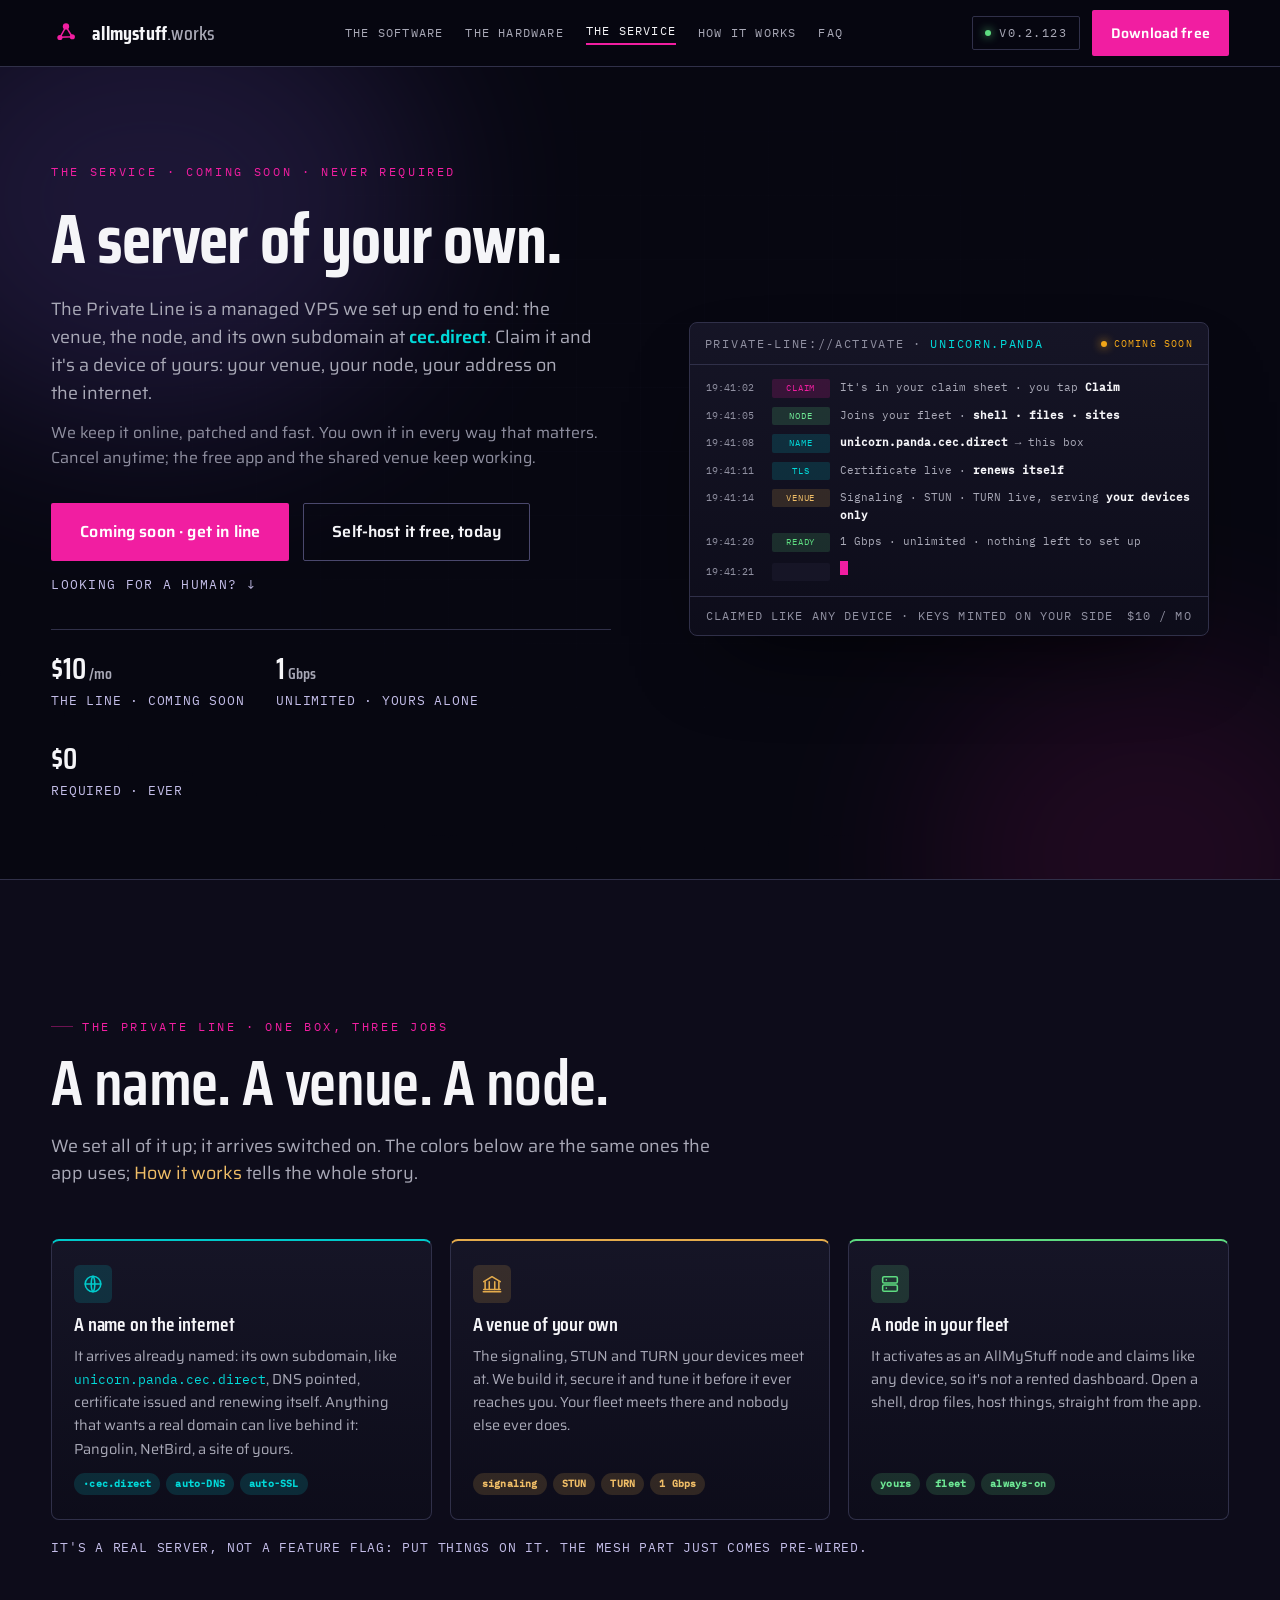
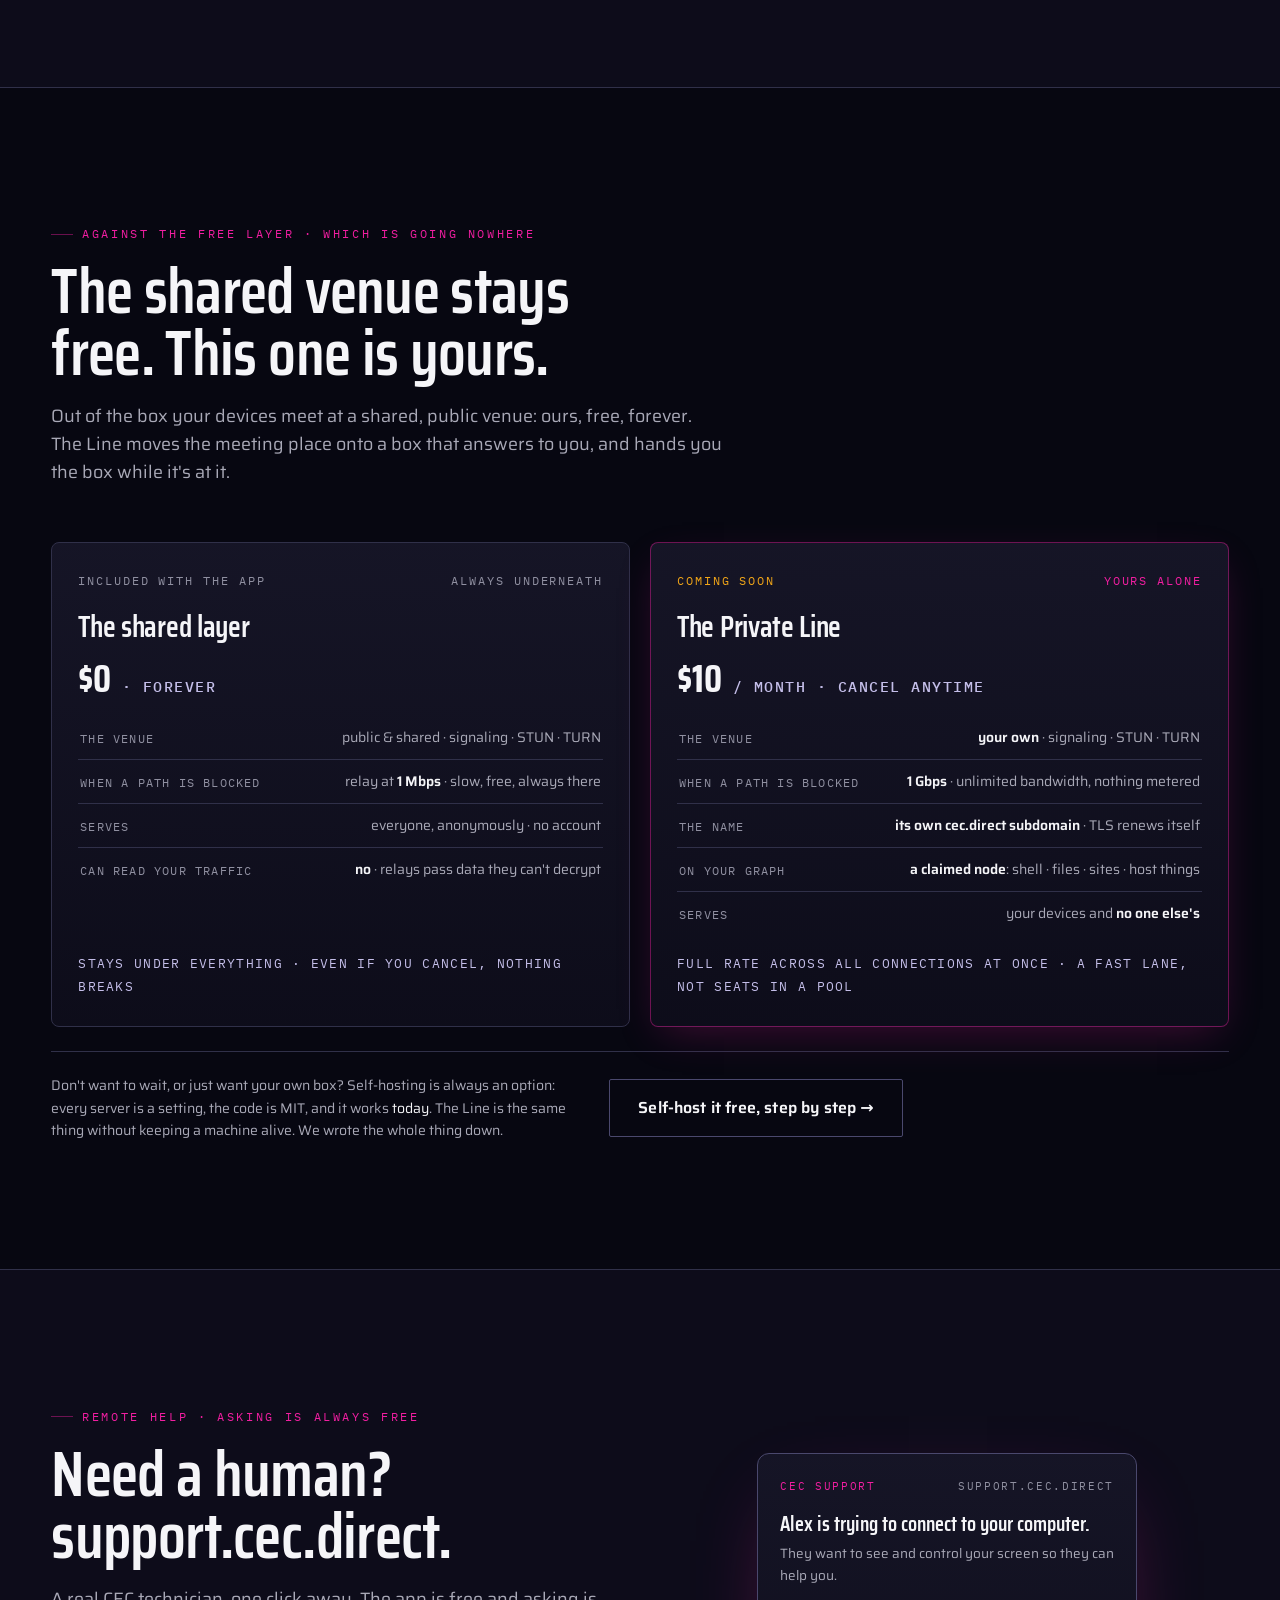
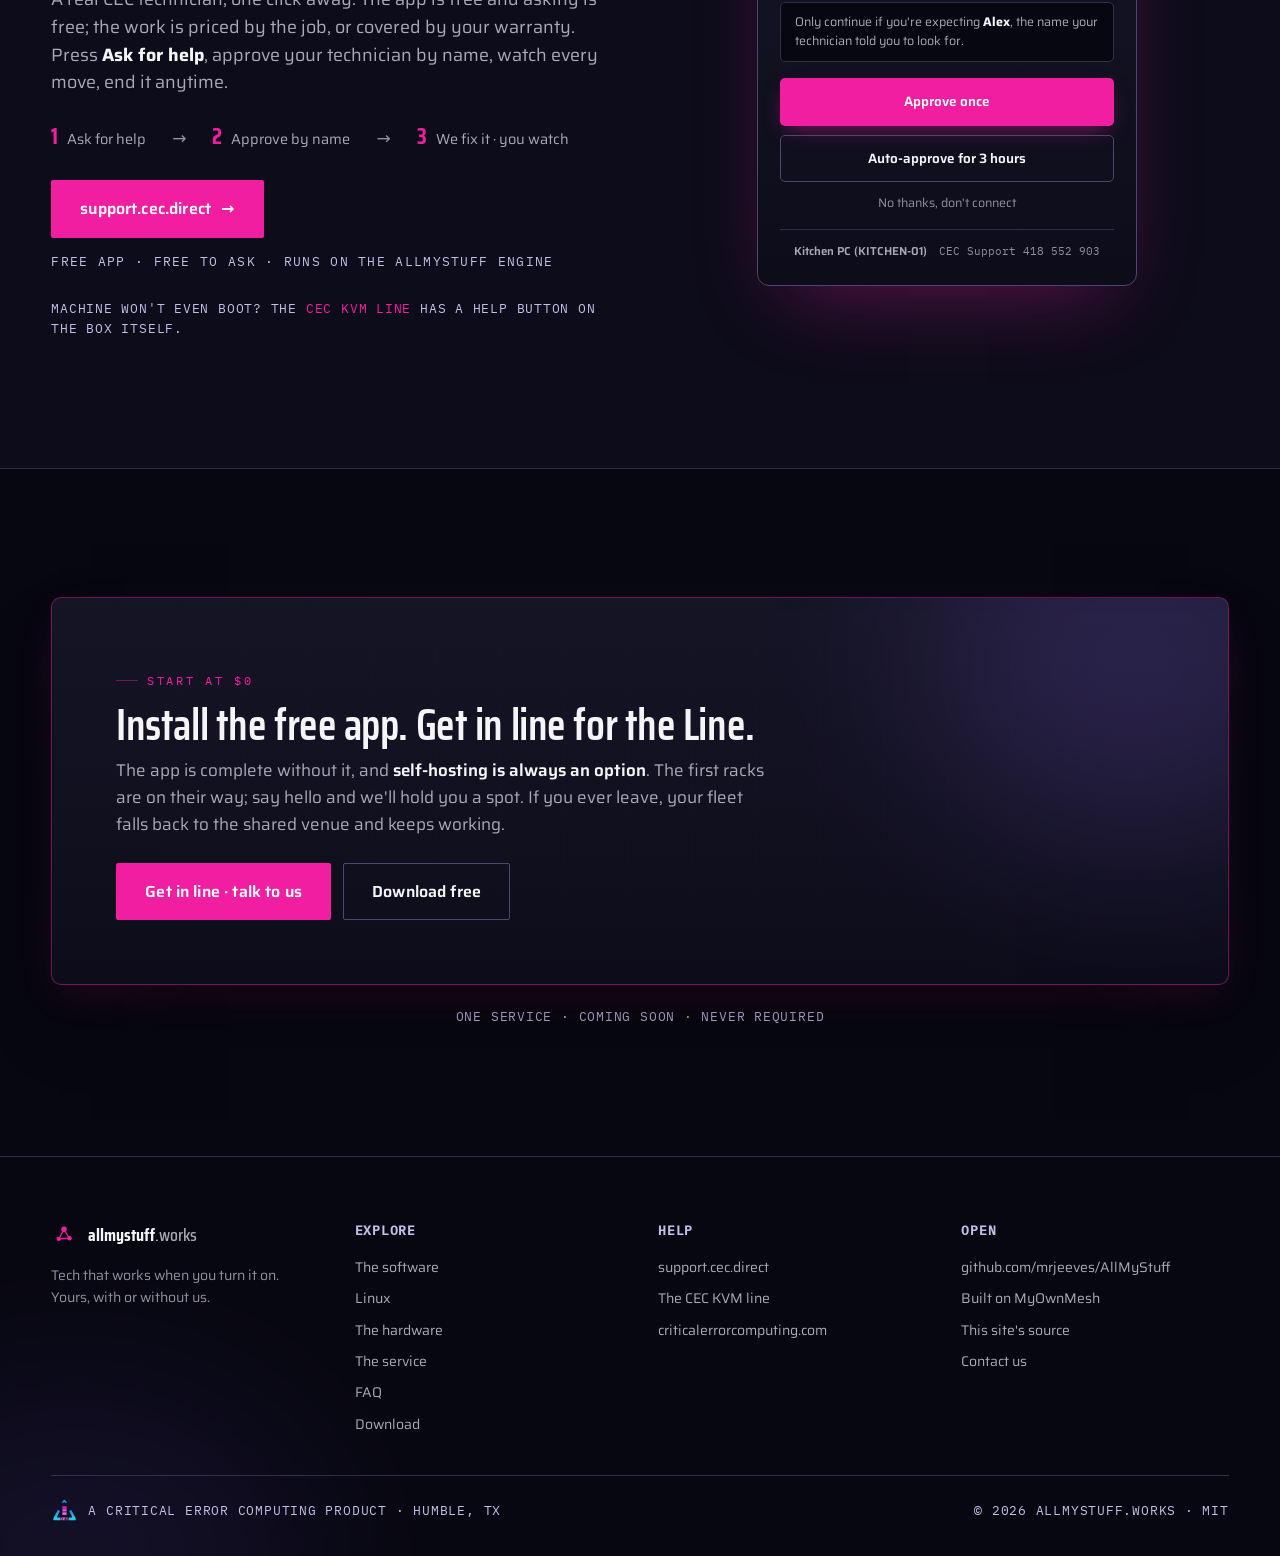
<file: service/index.html>
<!DOCTYPE html>
<html lang="en">
<head>
<meta charset="utf-8">
<meta name="viewport" content="width=device-width, initial-scale=1">
<title>The service: the Private Line, a server of your own · allmystuff.works</title>
<meta name="description" content="One optional service, coming soon: the Private Line, a managed VPS we set up end to end, with its own cec.direct subdomain. TLS that renews itself, your own signaling/STUN/TURN venue, and it claims into your fleet like any device. $10/mo, $0 required ever. Need a human? That's support.cec.direct.">
<meta name="theme-color" content="#070711">
<link rel="icon" type="image/svg+xml" href="../favicon.svg">
<link rel="icon" sizes="48x48 32x32 16x16" href="../favicon.ico">
<link rel="apple-touch-icon" href="../apple-touch-icon.png">
<meta property="og:type" content="website">
<meta property="og:title" content="The service: a server of your own">
<meta property="og:description" content="The Private Line, coming soon: a managed VPS with its own cec.direct subdomain. Your venue, your node, your address on the internet. $10/mo. The app never needs it. Humans live at support.cec.direct.">
<meta property="og:url" content="https://allmystuff.works/service/">
<meta property="og:image" content="https://allmystuff.works/og.png">
<link rel="stylesheet" href="../ds/cec/tokens/fonts.css">
<link rel="stylesheet" href="../ds/cec/tokens/colors.css">
<link rel="stylesheet" href="../ds/cec/tokens/typography.css">
<link rel="stylesheet" href="../ds/cec/tokens/spacing.css">
<link rel="stylesheet" href="../ds/cec/tokens/base.css">
<link rel="stylesheet" href="../ds/cec/styles.css">
<style>
  body {
    margin: 0; background: oklch(0.135 0.022 285);
    /* The Line's three jobs, in the site's fixed color language
       (layers page / the app's explainer): amber = venue,
       green = fleet/yours, cyan = CEC · found · direct. */
    --c-venue: oklch(0.78 0.13 78);  --c-venue-soft: oklch(0.78 0.13 78 / 0.16);  --c-venue-ink: oklch(0.83 0.12 80);
    --c-node:  oklch(0.8 0.17 150);  --c-node-soft:  oklch(0.8 0.17 150 / 0.16);  --c-node-ink:  oklch(0.84 0.16 152);
    --c-name:  oklch(0.75 0.15 195); --c-name-soft:  oklch(0.75 0.15 195 / 0.16); --c-name-ink:  oklch(0.8 0.14 195);
  }
  @keyframes amsPulse { 0%, 100% { opacity: 0.55; } 50% { opacity: 1; } }
  @keyframes amsBlink { 0%, 49% { opacity: 1; } 50%, 100% { opacity: 0; } }

  /* ---- Activation log lines (hero mockup) ---- */
  .slog { display: flex; gap: 10px; align-items: baseline; font-family: var(--font-mono); font-size: 11px; line-height: 1.6; color: var(--dim); }
  .slog .t { color: var(--faint); font-size: 10px; min-width: 56px; flex-shrink: 0; }
  .slog .tag { font-size: 9px; letter-spacing: 0.08em; padding: 2px 7px; border-radius: 2px; background: var(--surface); color: var(--faint); min-width: 58px; text-align: center; flex-shrink: 0; }
  .slog.you  .tag { background: var(--accent-soft); color: var(--accent); }
  .slog.node .tag { background: var(--c-node-soft); color: var(--c-node-ink); }
  .slog.name .tag { background: var(--c-name-soft); color: var(--c-name-ink); }
  .slog.venue .tag { background: var(--c-venue-soft); color: var(--c-venue-ink); }
  .slog.ok   .tag { background: oklch(0.80 0.17 150 / 0.15); color: var(--ok); }
  .slog b { color: var(--text); font-weight: 600; }

  /* ---- The three jobs ---- */
  .job { --c: var(--text); --c-soft: var(--surface-2); --c-ink: var(--text); background: linear-gradient(180deg, var(--surface), var(--bg-2)); border: 1px solid var(--border); border-top: 2.5px solid var(--c); border-radius: 8px; padding: 24px 22px; display: flex; flex-direction: column; gap: 10px; }
  .job.k-name  { --c: var(--c-name);  --c-soft: var(--c-name-soft);  --c-ink: var(--c-name-ink); }
  .job.k-venue { --c: var(--c-venue); --c-soft: var(--c-venue-soft); --c-ink: var(--c-venue-ink); }
  .job.k-node  { --c: var(--c-node);  --c-soft: var(--c-node-soft);  --c-ink: var(--c-node-ink); }
  .job .ci { display: grid; place-items: center; width: 38px; height: 38px; border-radius: 6px; background: var(--c-soft); color: var(--c); }
  .job .ci svg { width: 22px; height: 22px; }
  .job h3 { font-family: var(--font-display); font-size: 20px; font-weight: 600; margin: 2px 0 0; }
  .job p { margin: 0; font-size: 14.5px; color: var(--dim); line-height: 1.6; flex: 1; }
  .job p code { font-family: var(--font-mono); font-size: 12.5px; color: var(--c-ink); }
  .job .chips { display: flex; flex-wrap: wrap; gap: 6px; margin-top: 2px; }
  .job .chips span { font-family: var(--font-mono); font-size: 10px; letter-spacing: 0.02em; font-weight: 600; color: var(--c-ink); background: var(--c-soft); border-radius: 999px; padding: 3px 9px; }

  /* ---- Private Line comparison ---- */
  .net-row { display: flex; justify-content: space-between; gap: 14px; padding: 11px 2px; border-bottom: 1px solid var(--border); font-size: 14px; }
  .net-row:last-child { border-bottom: none; }
  .net-row .k { font-family: var(--font-mono); font-size: 12px; letter-spacing: 0.1em; text-transform: uppercase; color: var(--faint); padding-top: 2px; flex-shrink: 0; }
  .net-row .v { color: var(--dim); text-align: right; line-height: 1.5; }
  .net-row .v b { color: var(--text); font-weight: 600; }
  .net-row .v .cn { color: var(--c-name-ink); }
  .net-row .v .cv { color: var(--c-venue-ink); }
  .net-row .v .cf { color: var(--c-node-ink); }

  /* ---- The support hand-off card (mirrors support.cec.direct) ---- */
  .mock { background: linear-gradient(180deg, var(--surface), var(--bg-2)); border: 1px solid var(--border-bright); border-radius: 12px; padding: 24px 22px; width: min(380px, 100%); box-shadow: 0 30px 80px -30px oklch(0.64 0.255 350 / 0.4); }
  .mock-badge { display: flex; align-items: center; justify-content: space-between; gap: 9px; font-family: var(--font-mono); font-size: 10.5px; letter-spacing: 0.16em; text-transform: uppercase; color: var(--accent); }
  .mock-title { font-family: var(--font-display); font-size: 21px; font-weight: 600; line-height: 1.25; margin: 16px 0 6px; color: var(--text); }
  .mock-sub { font-size: 13.5px; color: var(--dim); margin: 0 0 16px; }
  .mock-verify { font-size: 12.5px; color: var(--dim); line-height: 1.5; background: var(--bg); border: 1px solid var(--border); border-radius: 5px; padding: 10px 14px; margin: 0 0 16px; }
  .mock-verify strong { color: var(--text); }
  .mock-btn { text-align: center; font-weight: 600; font-size: 13.5px; padding: 12px 10px; border-radius: 5px; border: 1px solid transparent; }
  .mock-btn.primary { background: var(--accent); color: #fff; box-shadow: 0 8px 22px -8px oklch(0.64 0.255 350 / 0.6); }
  .mock-btn.ghost { border-color: var(--border-bright); color: var(--text); }
  .mock-deny { text-align: center; margin-top: 11px; font-size: 12.5px; color: var(--faint); }
  .mock-idbar { margin-top: 16px; padding-top: 12px; border-top: 1px solid var(--border); display: flex; justify-content: center; align-items: baseline; gap: 12px; flex-wrap: wrap; }
  .mock-idbar .nm { font-size: 11.5px; font-weight: 600; color: var(--dim); }
  .mock-idbar .num { font-family: var(--font-mono); font-size: 10.5px; color: var(--faint); }

  .step-strip { display: flex; gap: 8px 26px; flex-wrap: wrap; align-items: baseline; margin-top: 22px; }
  .step-strip .s { display: inline-flex; align-items: baseline; gap: 9px; font-size: 14.5px; color: var(--dim); }
  .step-strip .n { font-family: var(--font-display); font-size: 22px; font-weight: 700; color: var(--accent); }
  .step-strip .sep { color: var(--faint); }
</style>
</head>
<body>
<div style="min-height: 100vh; background: var(--bg); color: var(--text); font-family: var(--font-body); overflow-x: clip;">

  <!-- ════════ NAV ════════ -->
  <nav style="position: sticky; top: 0; z-index: 50; background: oklch(0.135 0.022 285 / 0.74); backdrop-filter: blur(14px) saturate(1.2); border-bottom: 1px solid var(--border);">
    <div class="wrap" style="display: flex; align-items: center; justify-content: space-between; height: 66px; gap: 18px;">
      <a href="../" style="display: flex; align-items: center; gap: 11px;">
        <svg viewBox="0 0 256 256" aria-hidden="true" style="width: 30px; height: 30px; color: var(--accent);">
          <g stroke="currentColor" stroke-width="13" fill="none" stroke-linecap="round">
            <path d="M128 74 L77 165 M128 74 L181 160 M77 165 L181 160"></path>
          </g>
          <circle cx="128" cy="72" r="27" fill="currentColor"></circle>
          <circle cx="76" cy="166" r="22" fill="currentColor"></circle>
          <circle cx="182" cy="160" r="22" fill="currentColor"></circle>
        </svg>
        <span style="font-family: var(--font-display); font-weight: 700; font-size: 20px; letter-spacing: 0.01em;">allmystuff<span style="color: var(--dim); font-weight: 500;">.works</span></span>
      </a>
      <div style="display: flex; gap: 22px; align-items: center;">
        <a href="../software/" style="font-family: var(--font-mono); font-size: 12px; letter-spacing: 0.1em; text-transform: uppercase; color: var(--dim);">The software</a>
        <a href="../hardware/" style="font-family: var(--font-mono); font-size: 12px; letter-spacing: 0.1em; text-transform: uppercase; color: var(--dim);">The hardware</a>
        <a href="./" style="font-family: var(--font-mono); font-size: 12px; letter-spacing: 0.1em; text-transform: uppercase; color: var(--text); border-bottom: 2px solid var(--accent); padding-bottom: 2px;">The service</a>
        <a href="../layers/" style="font-family: var(--font-mono); font-size: 12px; letter-spacing: 0.1em; text-transform: uppercase; color: var(--dim);">How it works</a>
        <a href="../faq/" style="font-family: var(--font-mono); font-size: 12px; letter-spacing: 0.1em; text-transform: uppercase; color: var(--dim);">FAQ</a>
      </div>
      <div style="display: flex; gap: 12px; align-items: center;">
        <a class="chip" href="https://github.com/mrjeeves/AllMyStuff" title="View AllMyStuff on GitHub"><span class="dot"></span><span id="rel-version">v0.2.123</span></a>
        <a class="btn btn-primary btn-sm" href="../download/">Download free</a>
      </div>
    </div>
  </nav>

  <!-- ════════ HERO ════════ -->
  <header style="position: relative; padding: clamp(52px, 7vw, 96px) 0 clamp(48px, 6vw, 84px); overflow: hidden;">
    <div class="grid-bg"></div>
    <div class="glow" style="width: 560px; height: 460px; left: -10%; top: -12%; background: var(--violet); opacity: 0.16;"></div>
    <div class="glow" style="width: 460px; height: 400px; right: -8%; bottom: -22%; background: var(--accent); opacity: 0.10;"></div>
    <div class="wrap" style="position: relative; z-index: 2; display: grid; grid-template-columns: repeat(auto-fit, minmax(min(440px, 100%), 1fr)); gap: clamp(36px, 4.5vw, 64px); align-items: center;">
      <div>
        <span class="eyebrow no-rule">The service · coming soon · never required</span>
        <h1 style="font-family: var(--font-display); font-weight: 700; font-size: clamp(40px, 5.4vw, 76px); line-height: 1.02; letter-spacing: -0.01em; margin: 20px 0 22px; text-wrap: pretty;">A server of your&nbsp;own.</h1>
        <p class="lede" style="margin: 0 0 14px;">The Private Line is a managed VPS we set up end to end: the venue, the node, and its own subdomain at <b style="color: var(--c-name-ink); font-weight: 600;">cec.direct</b>. Claim it and it's a device of yours: your venue, your node, your address on the internet.</p>
        <p style="font-size: 16px; color: var(--faint); max-width: 54ch; line-height: 1.55; margin: 0 0 32px;">We keep it online, patched and fast. You own it in every way that matters. Cancel anytime; the free app and the shared venue keep working.</p>
        <div style="display: flex; gap: 14px; align-items: center; flex-wrap: wrap;">
          <a class="btn btn-primary" href="https://www.criticalerrorcomputing.com/pages/contact">Coming soon · get in line</a>
          <a class="btn btn-ghost" href="../self-host/">Self-host it free, today</a>
          <a href="#support" style="font-family: var(--font-mono); font-size: 13px; letter-spacing: 0.1em; text-transform: uppercase; color: var(--label);">Looking for a human? <span aria-hidden="true">↓</span></a>
        </div>
        <div style="margin-top: 34px; display: flex; gap: 32px; flex-wrap: wrap; padding-top: 24px; border-top: 1px solid var(--border);">
          <div>
            <div style="font-family: var(--font-display); font-size: 30px; font-weight: 600; line-height: 1;">$10<small style="font-size: 16px; color: var(--dim);"> /mo</small></div>
            <div style="font-family: var(--font-mono); font-size: 13px; letter-spacing: 0.06em; text-transform: uppercase; color: var(--label); margin-top: 7px;">The Line · coming soon</div>
          </div>
          <div>
            <div style="font-family: var(--font-display); font-size: 30px; font-weight: 600; line-height: 1;">1<small style="font-size: 16px; color: var(--dim);"> Gbps</small></div>
            <div style="font-family: var(--font-mono); font-size: 13px; letter-spacing: 0.06em; text-transform: uppercase; color: var(--label); margin-top: 7px;">Unlimited · yours alone</div>
          </div>
          <div>
            <div style="font-family: var(--font-display); font-size: 30px; font-weight: 600; line-height: 1;">$0</div>
            <div style="font-family: var(--font-mono); font-size: 13px; letter-spacing: 0.06em; text-transform: uppercase; color: var(--label); margin-top: 7px;">Required · ever</div>
          </div>
        </div>
      </div>

      <!-- Activation: what claiming a Line looks like -->
      <div style="display: grid; place-items: center;">
        <div style="width: min(520px, 100%); background: linear-gradient(180deg, var(--surface), var(--bg-2)); border: 1px solid var(--border); border-radius: 8px; overflow: hidden; box-shadow: 0 40px 90px -40px rgb(0 0 0 / 0.8);">
          <div style="display: flex; align-items: center; justify-content: space-between; padding: 11px 15px; border-bottom: 1px solid var(--border);">
            <span style="font-family: var(--font-mono); font-size: 12px; letter-spacing: 0.14em; text-transform: uppercase; color: var(--faint);">private-line://activate · <span style="color: var(--c-name-ink);">unicorn.panda</span></span>
            <span style="display: inline-flex; align-items: center; gap: 7px; font-family: var(--font-mono); font-size: 10px; letter-spacing: 0.12em; text-transform: uppercase; color: var(--warn);"><span style="width: 6px; height: 6px; border-radius: 50%; background: var(--warn); box-shadow: 0 0 10px var(--warn); animation: amsPulse 1.8s ease-in-out infinite;"></span>coming soon</span>
          </div>
          <div style="padding: 14px 16px 15px; display: grid; gap: 9px;">
            <div class="slog you"><span class="t">19:41:02</span><span class="tag">CLAIM</span><span>It's in your claim sheet · you tap <b>Claim</b></span></div>
            <div class="slog node"><span class="t">19:41:05</span><span class="tag">NODE</span><span>Joins your fleet · <b>shell · files · sites</b></span></div>
            <div class="slog name"><span class="t">19:41:08</span><span class="tag">NAME</span><span><b>unicorn.panda.cec.direct</b> → this box</span></div>
            <div class="slog name"><span class="t">19:41:11</span><span class="tag">TLS</span><span>Certificate live · <b>renews itself</b></span></div>
            <div class="slog venue"><span class="t">19:41:14</span><span class="tag">VENUE</span><span>Signaling · STUN · TURN live, serving <b>your devices only</b></span></div>
            <div class="slog ok"><span class="t">19:41:20</span><span class="tag">READY</span><span>1 Gbps · unlimited · nothing left to set up</span></div>
            <div class="slog"><span class="t">19:41:21</span><span class="tag">&nbsp;</span><span style="display: inline-block; width: 8px; height: 14px; background: var(--accent); animation: amsBlink 1.1s steps(1) infinite;"></span></div>
          </div>
          <div style="padding: 10px 16px; border-top: 1px solid var(--border); display: flex; justify-content: space-between; gap: 12px; font-family: var(--font-mono); font-size: 11.5px; letter-spacing: 0.1em; text-transform: uppercase; color: var(--faint);"><span>claimed like any device · keys minted on your side</span><span>$10 / mo</span></div>
        </div>
      </div>
    </div>
  </header>

  <!-- ════════ ONE BOX, THREE JOBS ════════ -->
  <section id="private-line" class="section" style="background: var(--bg-2); border-top: 1px solid var(--border); border-bottom: 1px solid var(--border);">
    <div class="wrap">
      <div style="max-width: 840px; margin-bottom: clamp(36px, 4vw, 52px);">
        <span class="eyebrow">The Private Line · one box, three jobs</span>
        <h2 class="display-l" style="margin: 16px 0 18px;">A name. A venue. A node.</h2>
        <p class="lede">We set all of it up; it arrives switched on. The colors below are the same ones the app uses; <a href="../layers/" style="color: var(--c-venue-ink);">How it works</a> tells the whole story.</p>
      </div>
      <div style="display: grid; grid-template-columns: repeat(auto-fit, minmax(min(280px, 100%), 1fr)); gap: 18px; align-items: stretch;">
        <div class="job k-name">
          <span class="ci"><svg viewBox="0 0 24 24" fill="none" stroke="currentColor" stroke-width="1.7" stroke-linecap="round" stroke-linejoin="round" aria-hidden="true"><circle cx="12" cy="12" r="8.5"></circle><path d="M3.5 12h17"></path><path d="M12 3.5c2.6 2.7 2.6 14.3 0 17-2.6-2.7-2.6-14.3 0-17Z"></path></svg></span>
          <h3>A name on the internet</h3>
          <p>It arrives already named: its own subdomain, like <code>unicorn.panda.cec.direct</code>, DNS pointed, certificate issued and renewing itself. Anything that wants a real domain can live behind it: Pangolin, NetBird, a site of yours.</p>
          <div class="chips"><span>·cec.direct</span><span>auto-DNS</span><span>auto-SSL</span></div>
        </div>
        <div class="job k-venue">
          <span class="ci"><svg viewBox="0 0 24 24" fill="none" stroke="currentColor" stroke-width="1.7" stroke-linecap="round" stroke-linejoin="round" aria-hidden="true"><path d="M3 9.5 12 4l9 5.5"></path><path d="M4.5 9.5V18M9 9.5V18M15 9.5V18M19.5 9.5V18"></path><path d="M3 18h18"></path><path d="M2.5 20.5h19"></path></svg></span>
          <h3>A venue of your own</h3>
          <p>The signaling, STUN and TURN your devices meet at. We build it, secure it and tune it before it ever reaches you. Your fleet meets there and nobody else ever does.</p>
          <div class="chips"><span>signaling</span><span>STUN</span><span>TURN</span><span>1 Gbps</span></div>
        </div>
        <div class="job k-node">
          <span class="ci"><svg viewBox="0 0 24 24" fill="none" stroke="currentColor" stroke-width="1.7" stroke-linecap="round" stroke-linejoin="round" aria-hidden="true"><rect x="4" y="4" width="16" height="7" rx="1.5"></rect><rect x="4" y="13" width="16" height="7" rx="1.5"></rect><path d="M8 7.5h.01M8 16.5h.01"></path></svg></span>
          <h3>A node in your fleet</h3>
          <p>It activates as an AllMyStuff node and claims like any device, so it's not a rented dashboard. Open a shell, drop files, host things, straight from the app.</p>
          <div class="chips"><span>yours</span><span>fleet</span><span>always-on</span></div>
        </div>
      </div>
      <p style="margin-top: 18px; font-family: var(--font-mono); font-size: 13px; letter-spacing: 0.06em; text-transform: uppercase; color: var(--label);">It's a real server, not a feature flag: put things on it. The mesh part just comes pre-wired.</p>
    </div>
  </section>

  <!-- ════════ THE COMPARISON ════════ -->
  <section class="section">
    <div class="wrap">
      <div style="max-width: 840px; margin-bottom: clamp(40px, 5vw, 56px);">
        <span class="eyebrow">Against the free layer · which is going nowhere</span>
        <h2 class="display-l" style="margin: 16px 0 18px;">The shared venue stays free. This one is yours.</h2>
        <p class="lede">Out of the box your devices meet at a shared, public venue: ours, free, forever. The Line moves the meeting place onto a box that answers to you, and hands you the box while it's at it.</p>
      </div>
      <div style="display: grid; grid-template-columns: repeat(auto-fit, minmax(min(340px, 100%), 1fr)); gap: 20px; align-items: stretch;">
        <div style="background: linear-gradient(180deg, var(--surface), var(--bg-2)); border: 1px solid var(--border); border-radius: 8px; padding: 28px 26px; display: flex; flex-direction: column;">
          <div style="display: flex; justify-content: space-between; gap: 10px; font-family: var(--font-mono); font-size: 12px; letter-spacing: 0.16em; text-transform: uppercase; color: var(--faint); margin-bottom: 16px;"><span>included with the app</span><span>always underneath</span></div>
          <h3 class="display-s" style="margin-bottom: 4px;">The shared layer</h3>
          <div style="font-family: var(--font-display); font-size: 38px; font-weight: 700; line-height: 1; margin: 10px 0 18px;">$0<span style="font-size: 15px; font-weight: 500; color: var(--label); font-family: var(--font-mono); letter-spacing: 0.1em; text-transform: uppercase;"> · forever</span></div>
          <div>
            <div class="net-row"><span class="k">the venue</span><span class="v">public &amp; shared · signaling · STUN · TURN</span></div>
            <div class="net-row"><span class="k">when a path is blocked</span><span class="v">relay at <b>1 Mbps</b> · slow, free, always there</span></div>
            <div class="net-row"><span class="k">serves</span><span class="v">everyone, anonymously · no account</span></div>
            <div class="net-row"><span class="k">can read your traffic</span><span class="v"><b>no</b> · relays pass data they can't decrypt</span></div>
          </div>
          <div style="margin-top: auto; padding-top: 16px; font-family: var(--font-mono); font-size: 13px; letter-spacing: 0.1em; text-transform: uppercase; color: var(--label); line-height: 1.8;">stays under everything · even if you cancel, nothing breaks</div>
        </div>
        <div style="background: linear-gradient(180deg, var(--surface), var(--bg-2)); border: 1px solid var(--accent-line); border-radius: 8px; padding: 28px 26px; display: flex; flex-direction: column; box-shadow: 0 14px 40px -12px oklch(0.64 0.255 350 / 0.25);">
          <div style="display: flex; justify-content: space-between; gap: 10px; font-family: var(--font-mono); font-size: 12px; letter-spacing: 0.16em; text-transform: uppercase; color: var(--faint); margin-bottom: 16px;"><span style="color: var(--warn);">coming soon</span><span style="color: var(--accent);">yours alone</span></div>
          <h3 class="display-s" style="margin-bottom: 4px;">The Private Line</h3>
          <div style="font-family: var(--font-display); font-size: 38px; font-weight: 700; line-height: 1; margin: 10px 0 18px;">$10<span style="font-size: 15px; font-weight: 500; color: var(--label); font-family: var(--font-mono); letter-spacing: 0.1em; text-transform: uppercase;"> / month · cancel anytime</span></div>
          <div>
            <div class="net-row"><span class="k">the venue</span><span class="v"><span class="cv"><b>your own</b></span> · signaling · STUN · TURN</span></div>
            <div class="net-row"><span class="k">when a path is blocked</span><span class="v"><b>1 Gbps</b> · unlimited bandwidth, nothing metered</span></div>
            <div class="net-row"><span class="k">the name</span><span class="v"><span class="cn"><b>its own cec.direct subdomain</b></span> · TLS renews itself</span></div>
            <div class="net-row"><span class="k">on your graph</span><span class="v"><span class="cf"><b>a claimed node</b></span>: shell · files · sites · host things</span></div>
            <div class="net-row"><span class="k">serves</span><span class="v">your devices and <b>no one else's</b></span></div>
          </div>
          <div style="margin-top: auto; padding-top: 16px; font-family: var(--font-mono); font-size: 13px; letter-spacing: 0.1em; text-transform: uppercase; color: var(--label); line-height: 1.8;">full rate across all connections at once · a fast lane, not seats in a pool</div>
        </div>
      </div>
      <div style="margin-top: 24px; display: flex; align-items: center; gap: 18px; flex-wrap: wrap; padding-top: 22px; border-top: 1px solid var(--border);">
        <p style="margin: 0; font-size: 14px; color: var(--dim); line-height: 1.6; max-width: 60ch;">Don't want to wait, or just want your own box? Self-hosting is always an option: every server is a setting, the code is MIT, and it works <em style="color:var(--text);font-style:normal;">today</em>. The Line is the same thing without keeping a machine alive. We wrote the whole thing down.</p>
        <a class="btn btn-ghost" href="../self-host/" style="white-space: nowrap;">Self-host it free, step by step →</a>
      </div>
    </div>
  </section>

  <!-- ════════ SUPPORT · A HUMAN WHEN YOU WANT ONE ════════ -->
  <section id="support" class="section" style="background: var(--bg-2); border-top: 1px solid var(--border); border-bottom: 1px solid var(--border);">
    <div class="wrap" style="display: grid; grid-template-columns: repeat(auto-fit, minmax(min(400px, 100%), 1fr)); gap: clamp(28px, 4vw, 56px); align-items: center;">
      <div>
        <span class="eyebrow">Remote help · asking is always free</span>
        <h2 class="display-l" style="margin: 16px 0 18px;">Need a human? support.cec.direct.</h2>
        <p class="lede" style="margin-bottom: 22px;">A real CEC technician, one click away. The app is free and asking is free; the work is priced by the job, or covered by your warranty. Press <b style="color: var(--text);">Ask for help</b>, approve your technician by name, watch every move, end it anytime.</p>
        <div class="step-strip" style="margin: 0 0 26px;">
          <span class="s"><span class="n">1</span> Ask for help</span>
          <span class="sep" aria-hidden="true">→</span>
          <span class="s"><span class="n">2</span> Approve by name</span>
          <span class="sep" aria-hidden="true">→</span>
          <span class="s"><span class="n">3</span> We fix it · you watch</span>
        </div>
        <div style="display: flex; gap: 14px; align-items: center; flex-wrap: wrap;">
          <a class="btn btn-primary rep-cue" href="https://support.cec.direct">support.cec.direct <span aria-hidden="true">→</span></a>
          <span style="font-family: var(--font-mono); font-size: 13px; letter-spacing: 0.1em; text-transform: uppercase; color: var(--label);">free app · free to ask · runs on the AllMyStuff engine</span>
        </div>
        <p style="margin: 26px 0 0; font-family: var(--font-mono); font-size: 13px; letter-spacing: 0.06em; text-transform: uppercase; color: var(--label);">Machine won't even boot? The <a href="../hardware/" style="color: var(--accent);">CEC KVM line</a> has a help button on the box itself.</p>
      </div>
      <div style="display: grid; place-items: center;">
        <div class="mock" role="img" aria-label="The CEC Support approval prompt: Alex is trying to connect to your computer; nothing is shared until you approve them by name.">
          <div class="mock-badge"><span>CEC Support</span><span style="color: var(--faint);">support.cec.direct</span></div>
          <div class="mock-title">Alex is trying to connect to your computer.</div>
          <p class="mock-sub">They want to see and control your screen so they can help you.</p>
          <p class="mock-verify">Only continue if you're expecting <strong>Alex</strong>, the name your technician told you to look for.</p>
          <div style="display: grid; gap: 9px;">
            <div class="mock-btn primary">Approve once</div>
            <div class="mock-btn ghost">Auto-approve for 3 hours</div>
          </div>
          <div class="mock-deny">No thanks, don't connect</div>
          <div class="mock-idbar"><span class="nm">Kitchen PC (KITCHEN-01)</span><span class="num">CEC Support 418 552 903</span></div>
        </div>
      </div>
    </div>
  </section>

  <!-- ════════ CTA ════════ -->
  <section class="section">
    <div class="wrap">
      <div style="position: relative; background: linear-gradient(180deg, var(--surface), var(--bg-2)); border: 1px solid var(--accent-line); border-radius: 10px; padding: clamp(36px, 5vw, 64px); overflow: hidden; box-shadow: 0 40px 90px -40px rgb(0 0 0 / 0.8), 0 14px 40px -12px oklch(0.64 0.255 350 / 0.2);">
        <div class="grid-bg" style="opacity: 0.8;"></div>
        <div class="glow" style="width: 420px; height: 360px; right: -10%; top: -30%; background: var(--violet); opacity: 0.18;"></div>
        <div style="position: relative; display: flex; align-items: center; justify-content: space-between; gap: 24px; flex-wrap: wrap;">
          <div style="max-width: 60ch;">
            <span class="eyebrow">Start at $0</span>
            <h2 class="display-m" style="margin: 14px 0 10px;">Install the free app. Get in line for the Line.</h2>
            <p style="color: var(--dim); line-height: 1.6; margin: 0;">The app is complete without it, and <a href="../self-host/" style="color: var(--text); font-weight: 600;">self-hosting is always an option</a>. The first racks are on their way; say hello and we'll hold you a spot. If you ever leave, your fleet falls back to the shared venue and keeps working.</p>
          </div>
          <div style="display: flex; gap: 12px; flex-wrap: wrap;">
            <a class="btn btn-primary" href="https://www.criticalerrorcomputing.com/pages/contact">Get in line · talk to us</a>
            <a class="btn btn-ghost" href="../download/">Download free</a>
          </div>
        </div>
      </div>
      <p style="margin-top: 22px; font-family: var(--font-mono); font-size: 13px; letter-spacing: 0.06em; text-transform: uppercase; color: var(--label); text-align: center;">One service · coming soon · never required</p>
    </div>
  </section>

  <!-- ════════ FOOTER ════════ -->
  <footer style="border-top: 1px solid var(--border); padding: clamp(40px, 5vw, 64px) 0 32px; position: relative; overflow: hidden;">
    <div class="glow" style="width: 460px; height: 320px; left: -12%; bottom: -40%; background: var(--violet); opacity: 0.1;"></div>
    <div class="wrap" style="position: relative;">
      <div style="display: grid; grid-template-columns: repeat(auto-fit, minmax(min(240px, 100%), 1fr)); gap: 36px; margin-bottom: 40px;">
        <div>
          <div style="display: flex; align-items: center; gap: 11px; margin-bottom: 14px;">
            <svg viewBox="0 0 256 256" aria-hidden="true" style="width: 26px; height: 26px; color: var(--accent);">
              <g stroke="currentColor" stroke-width="13" fill="none" stroke-linecap="round">
                <path d="M128 74 L77 165 M128 74 L181 160 M77 165 L181 160"></path>
              </g>
              <circle cx="128" cy="72" r="27" fill="currentColor"></circle>
              <circle cx="76" cy="166" r="22" fill="currentColor"></circle>
              <circle cx="182" cy="160" r="22" fill="currentColor"></circle>
            </svg>
            <span style="font-family: var(--font-display); font-weight: 700; font-size: 18px;">allmystuff<span style="color: var(--dim); font-weight: 500;">.works</span></span>
          </div>
          <p style="font-size: 14px; color: var(--faint); max-width: 32ch; line-height: 1.6;">Tech that works when you turn it on. Yours, with or without us.</p>
        </div>
        <div>
          <h4 style="font-family: var(--font-mono); font-size: 13px; letter-spacing: 0.06em; text-transform: uppercase; color: var(--label); margin-bottom: 14px;">Explore</h4>
          <ul style="list-style: none; display: grid; gap: 9px; font-size: 14px; color: var(--dim);">
            <li><a href="../software/">The software</a></li>
            <li><a href="../linux/">Linux</a></li>
            <li><a href="../hardware/">The hardware</a></li>
            <li><a href="../service/">The service</a></li>
            <li><a href="../faq/">FAQ</a></li>
            <li><a href="../download/">Download</a></li>
          </ul>
        </div>
        <div>
          <h4 style="font-family: var(--font-mono); font-size: 13px; letter-spacing: 0.06em; text-transform: uppercase; color: var(--label); margin-bottom: 14px;">Help</h4>
          <ul style="list-style: none; display: grid; gap: 9px; font-size: 14px; color: var(--dim);">
            <li><a href="https://support.cec.direct">support.cec.direct</a></li>
            <li><a href="../hardware/">The CEC KVM line</a></li>
            <li><a href="https://criticalerrorcomputing.com">criticalerrorcomputing.com</a></li>
          </ul>
        </div>
        <div>
          <h4 style="font-family: var(--font-mono); font-size: 13px; letter-spacing: 0.06em; text-transform: uppercase; color: var(--label); margin-bottom: 14px;">Open</h4>
          <ul style="list-style: none; display: grid; gap: 9px; font-size: 14px; color: var(--dim);">
            <li><a href="https://github.com/mrjeeves/AllMyStuff">github.com/mrjeeves/AllMyStuff</a></li>
            <li><a href="https://myownmesh.net">Built on MyOwnMesh</a></li>
            <li><a href="https://github.com/mrjeeves/allmystuff.works">This site's source</a></li>
            <li><a href="https://www.criticalerrorcomputing.com/pages/contact">Contact us</a></li>
          </ul>
        </div>
      </div>
      <div style="display: flex; align-items: center; justify-content: space-between; gap: 16px; flex-wrap: wrap; padding-top: 22px; border-top: 1px solid var(--border);">
        <div style="display: flex; align-items: center; gap: 10px;">
          <img src="../assets/cec-logo.png" alt="Critical Error Computing" style="height: 26px; width: auto;">
          <span style="font-family: var(--font-mono); font-size: 13px; letter-spacing: 0.06em; text-transform: uppercase; color: var(--label);">A Critical Error Computing product · Humble, TX</span>
        </div>
        <span style="font-family: var(--font-mono); font-size: 13px; letter-spacing: 0.06em; text-transform: uppercase; color: var(--label);">© 2026 allmystuff.works · MIT</span>
      </div>
    </div>
  </footer>
</div>

<script>
(function () {
  "use strict";
  // Live version stamp in the header chip; same source as the download page.
  // The static fallback stands when the API is unreachable.
  fetch("https://api.github.com/repos/mrjeeves/AllMyStuff/releases/latest")
    .then(function (r) { if (!r.ok) throw new Error(r.status); return r.json(); })
    .then(function (rel) {
      var v = document.getElementById("rel-version");
      if (v && rel.tag_name) v.textContent = rel.tag_name[0] === "v" ? rel.tag_name : "v" + rel.tag_name;
    })
    .catch(function () {});
})();
</script>
</body>
</html>
</file>
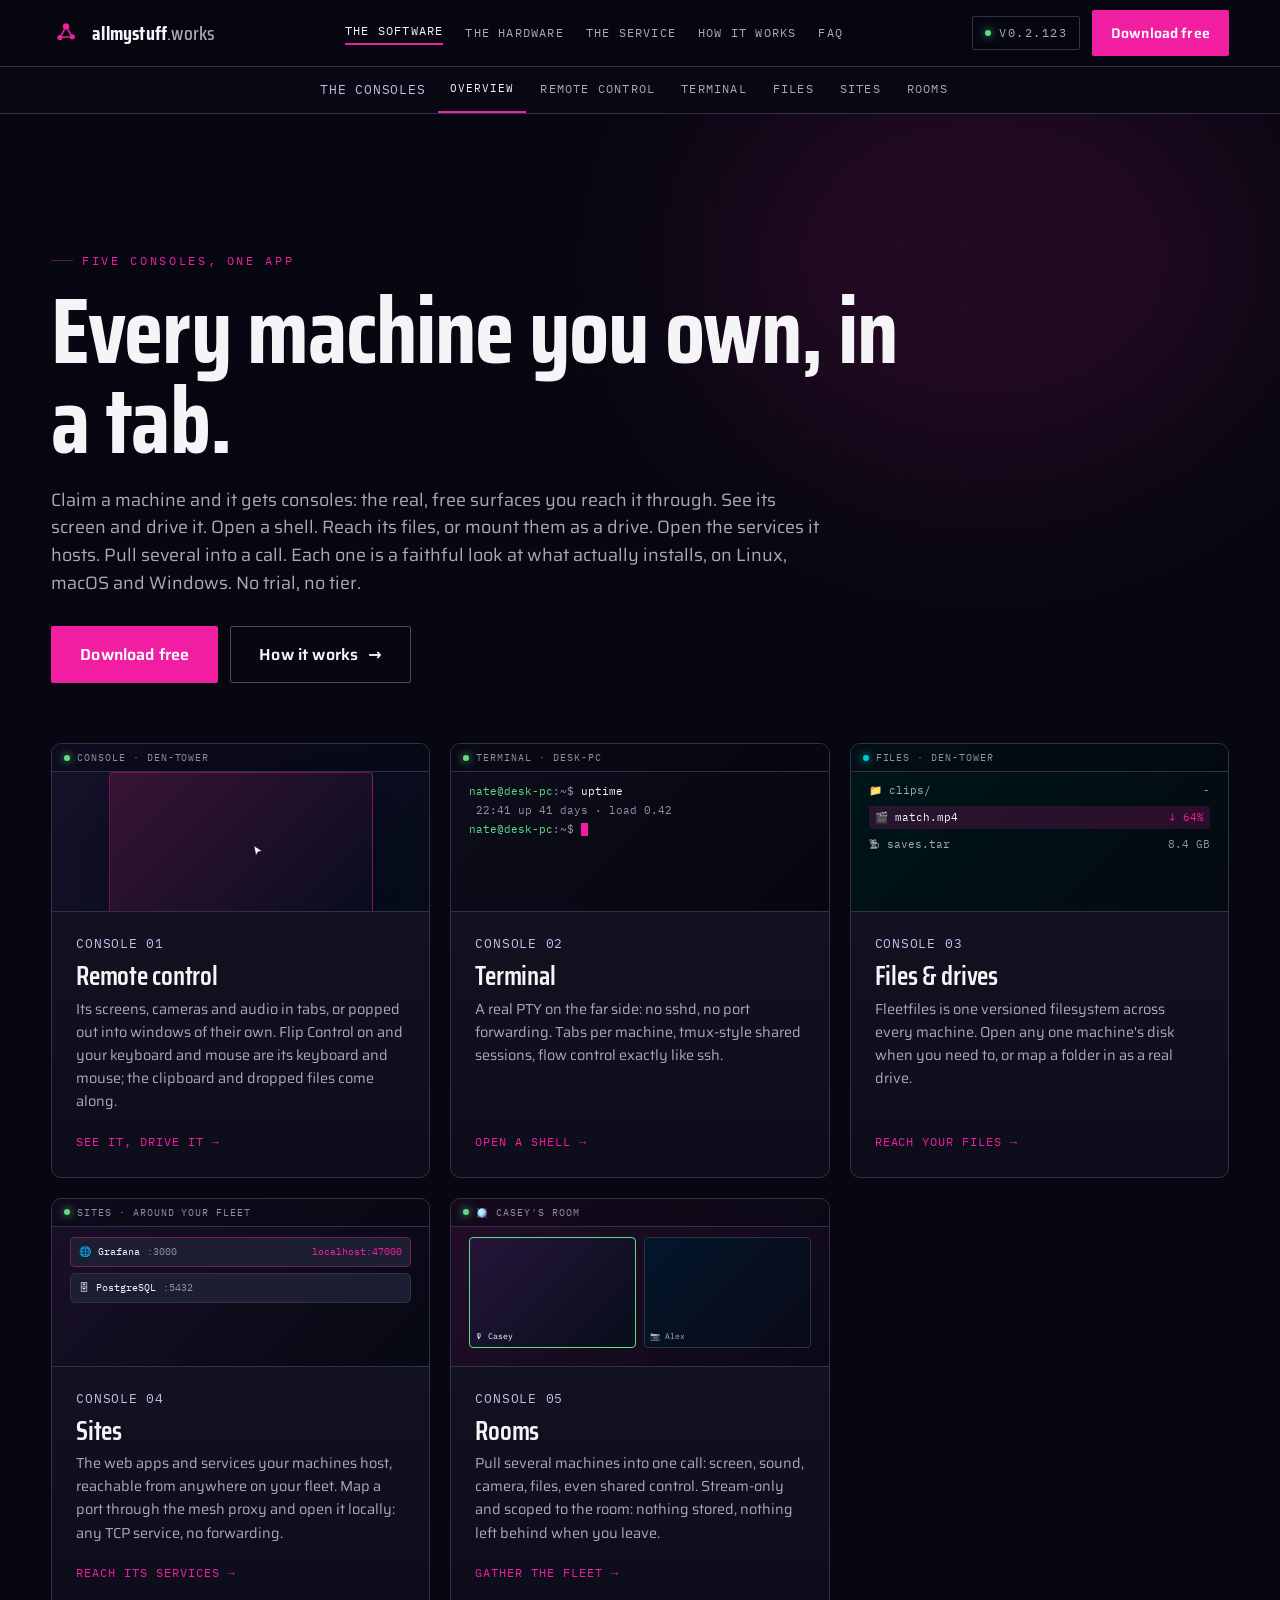
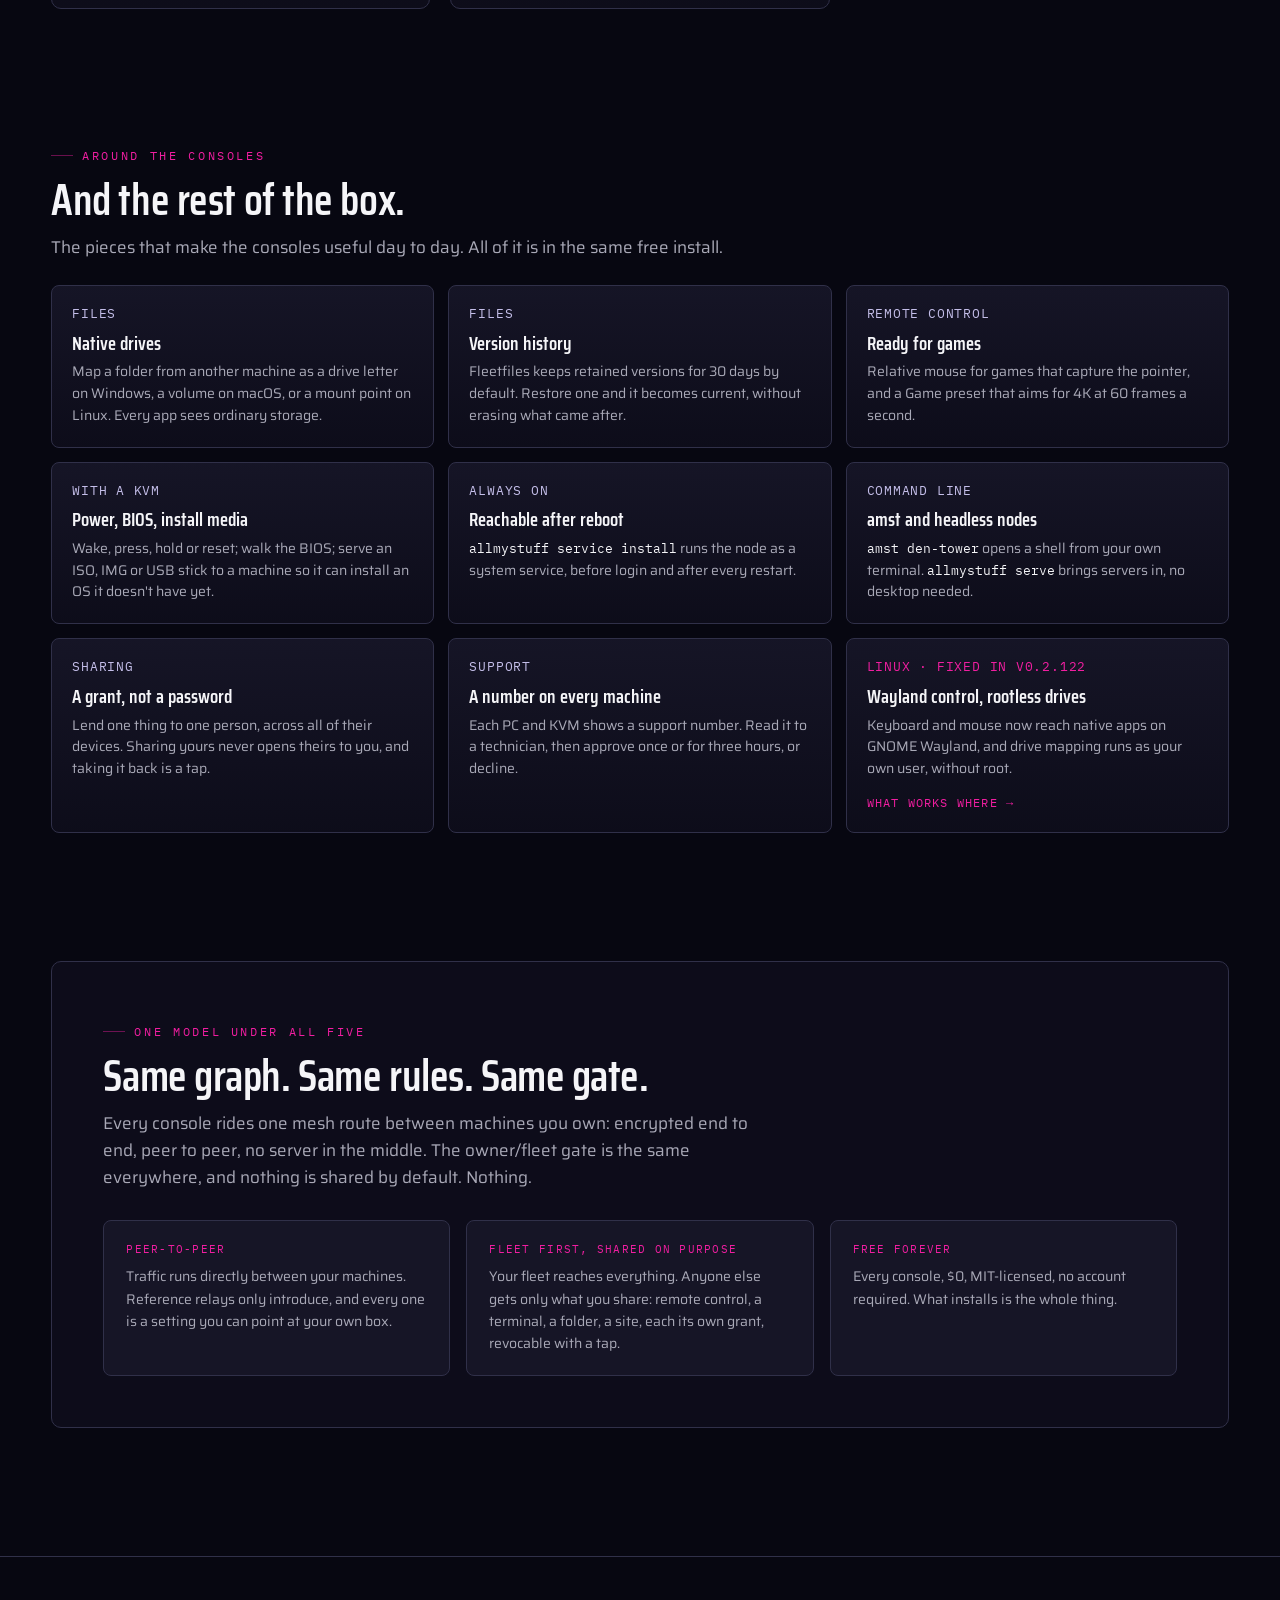
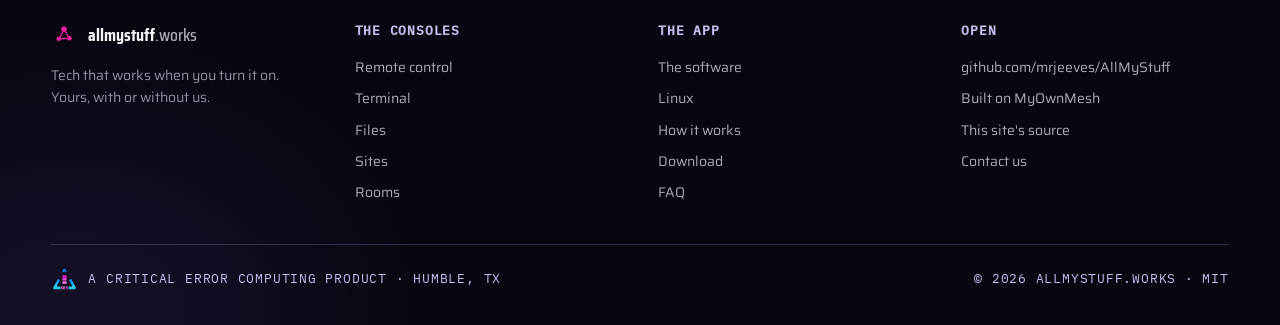
<file: software/index.html>
<!DOCTYPE html>
<html lang="en">
<head>
<meta charset="utf-8">
<meta name="viewport" content="width=device-width, initial-scale=1">
<title>The software · every machine you own, in a tab · allmystuff.works</title>
<meta name="description" content="Five consoles, one app. Remote Control, Terminal, Files (with Fleetfiles and native drives), Sites and Rooms: the real surfaces of AllMyStuff on Linux, macOS and Windows. Free forever, peer-to-peer, encrypted end to end.">
<meta name="theme-color" content="#070711">
<link rel="icon" type="image/svg+xml" href="../favicon.svg">
<link rel="icon" sizes="48x48 32x32 16x16" href="../favicon.ico">
<link rel="apple-touch-icon" href="../apple-touch-icon.png">
<meta property="og:type" content="website">
<meta property="og:title" content="The software · every machine you own, in a tab">
<meta property="og:description" content="Remote Control, Terminal, Files, Sites and Rooms. The real surfaces of AllMyStuff, demonstrated.">
<meta property="og:url" content="https://allmystuff.works/software/">
<meta property="og:image" content="https://allmystuff.works/og.png">
<link rel="stylesheet" href="../ds/cec/tokens/fonts.css">
<link rel="stylesheet" href="../ds/cec/tokens/colors.css">
<link rel="stylesheet" href="../ds/cec/tokens/typography.css">
<link rel="stylesheet" href="../ds/cec/tokens/spacing.css">
<link rel="stylesheet" href="../ds/cec/tokens/base.css">
<link rel="stylesheet" href="../ds/cec/styles.css">
<style>
  body { margin: 0; background: oklch(0.135 0.022 285); }
  @keyframes amsPulse { 0%, 100% { opacity: 0.55; } 50% { opacity: 1; } }
  @keyframes amsBlink { 0%, 49% { opacity: 1; } 50%, 100% { opacity: 0; } }

  .ccards { display: grid; grid-template-columns: repeat(auto-fit, minmax(min(330px, 100%), 1fr)); gap: 20px; }
  .ccard { display: flex; flex-direction: column; background: linear-gradient(180deg, var(--surface), var(--bg-2)); border: 1px solid var(--border); border-radius: 10px; overflow: hidden; transition: border-color var(--dur-base) ease, transform var(--dur-fast) ease, box-shadow var(--dur-base) ease; }
  .ccard:hover { border-color: var(--accent-line); transform: var(--lift-card); box-shadow: 0 30px 70px -40px rgb(0 0 0 / 0.85); }
  .ccard-vis { height: 168px; position: relative; overflow: hidden; border-bottom: 1px solid var(--border); background: linear-gradient(135deg, oklch(0.2 0.05 290), oklch(0.15 0.03 260)); }
  .ccard-body { padding: 22px 24px 26px; display: flex; flex-direction: column; flex: 1; }
  .ccard-num { font-family: var(--font-mono); font-size: 13px; letter-spacing: 0.06em; text-transform: uppercase; color: var(--label); }
  .ccard h3 { font-family: var(--font-display); font-size: 27px; font-weight: 600; margin: 8px 0 8px; }
  .ccard p { font-size: 14.5px; color: var(--dim); line-height: 1.6; margin-bottom: 18px; }
  .ccard .go { margin-top: auto; font-family: var(--font-mono); font-size: 12px; letter-spacing: 0.08em; text-transform: uppercase; color: var(--accent); }
  .mini { font-family: var(--font-mono); font-size: 10px; }
  .mini-bar { position: absolute; top: 0; left: 0; right: 0; height: 28px; display: flex; align-items: center; gap: 7px; padding: 0 12px; border-bottom: 1px solid var(--border); background: oklch(0.135 0.022 285 / 0.5); }
  .mini-bar .ld { width: 6px; height: 6px; border-radius: 50%; background: var(--ok); box-shadow: 0 0 8px var(--ok); animation: amsPulse 1.8s ease-in-out infinite; }
  .mini-bar span { font-family: var(--font-mono); font-size: 9.5px; letter-spacing: 0.1em; text-transform: uppercase; color: var(--faint); }
  .ftiles { display: grid; grid-template-columns: repeat(auto-fit, minmax(min(340px, 100%), 1fr)); gap: 14px; }
  .ftile { display: flex; flex-direction: column; gap: 7px; background: linear-gradient(180deg, var(--surface), var(--bg-2)); border: 1px solid var(--border); border-radius: 8px; padding: 18px 20px 20px; transition: border-color var(--dur-base) ease; }
  a.ftile:hover { border-color: var(--accent-line); }
  .ftile .k { font-family: var(--font-mono); font-size: 13px; letter-spacing: 0.06em; text-transform: uppercase; color: var(--label); }
  .ftile .k.new { color: var(--accent); }
  .ftile h4 { font-family: var(--font-display); font-size: 19px; font-weight: 600; line-height: 1.2; margin: 0; color: var(--text); }
  .ftile p { font-size: 14px; color: var(--dim); line-height: 1.55; margin: 0; }
  .ftile code { font-family: var(--font-mono); font-size: 12.5px; color: var(--text); }
  .ftile .go { margin-top: auto; padding-top: 6px; font-family: var(--font-mono); font-size: 12px; letter-spacing: 0.1em; text-transform: uppercase; color: var(--accent); }
</style>
</head>
<body>
<div style="min-height: 100vh; background: var(--bg); color: var(--text); font-family: var(--font-body); overflow-x: clip;">

  <!-- ════════ NAV ════════ -->
  <nav style="position: sticky; top: 0; z-index: 50; background: oklch(0.135 0.022 285 / 0.74); backdrop-filter: blur(14px) saturate(1.2); border-bottom: 1px solid var(--border);">
    <div class="wrap" style="display: flex; align-items: center; justify-content: space-between; height: 66px; gap: 18px;">
      <a href="../" style="display: flex; align-items: center; gap: 11px;">
        <svg viewBox="0 0 256 256" aria-hidden="true" style="width: 30px; height: 30px; color: var(--accent);">
          <g stroke="currentColor" stroke-width="13" fill="none" stroke-linecap="round">
            <path d="M128 74 L77 165 M128 74 L181 160 M77 165 L181 160"></path>
          </g>
          <circle cx="128" cy="72" r="27" fill="currentColor"></circle>
          <circle cx="76" cy="166" r="22" fill="currentColor"></circle>
          <circle cx="182" cy="160" r="22" fill="currentColor"></circle>
        </svg>
        <span style="font-family: var(--font-display); font-weight: 700; font-size: 20px; letter-spacing: 0.01em;">allmystuff<span style="color: var(--dim); font-weight: 500;">.works</span></span>
      </a>
      <div style="display: flex; gap: 22px; align-items: center;">
        <a href="./" style="font-family: var(--font-mono); font-size: 12px; letter-spacing: 0.1em; text-transform: uppercase; color: var(--text); border-bottom: 2px solid var(--accent); padding-bottom: 2px;">The software</a>
        <a href="../hardware/" style="font-family: var(--font-mono); font-size: 12px; letter-spacing: 0.1em; text-transform: uppercase; color: var(--dim);">The hardware</a>
        <a href="../service/" style="font-family: var(--font-mono); font-size: 12px; letter-spacing: 0.1em; text-transform: uppercase; color: var(--dim);">The service</a>
        <a href="../layers/" style="font-family: var(--font-mono); font-size: 12px; letter-spacing: 0.1em; text-transform: uppercase; color: var(--dim);">How it works</a>
        <a href="../faq/" style="font-family: var(--font-mono); font-size: 12px; letter-spacing: 0.1em; text-transform: uppercase; color: var(--dim);">FAQ</a>
      </div>
      <div style="display: flex; gap: 12px; align-items: center;">
        <a class="chip" href="https://github.com/mrjeeves/AllMyStuff" title="View AllMyStuff on GitHub"><span class="dot"></span><span id="rel-version">v0.2.123</span></a>
        <a class="btn btn-primary btn-sm" href="../download/">Download free</a>
      </div>
    </div>
  </nav>

  <!-- ════════ CONSOLES SUBNAV · always visible on the console pages ════════ -->
  <nav aria-label="Console pages" style="position: sticky; top: 66px; z-index: 40; background: oklch(0.15 0.024 285 / 0.85); backdrop-filter: blur(12px) saturate(1.2); border-bottom: 1px solid var(--border);">
    <div class="wrap" style="display: flex; align-items: stretch; height: 46px; overflow-x: auto; scrollbar-width: none;">
      <div style="display: flex; align-items: stretch; gap: 2px; margin: 0 auto;">
      <span style="display: inline-flex; align-items: center; font-family: var(--font-mono); font-size: 13px; letter-spacing: 0.06em; text-transform: uppercase; color: var(--label); margin-right: 10px; flex-shrink: 0;">the consoles</span>
      <a href="./" aria-current="page" style="display: inline-flex; align-items: center; height: 100%; box-sizing: border-box; font-family: var(--font-mono); font-size: 11px; letter-spacing: 0.1em; text-transform: uppercase; padding: 0 12px; border-bottom: 2px solid transparent; white-space: nowrap; flex-shrink: 0; color: var(--text); border-bottom-color: var(--accent);">Overview</a>
      <a href="consoles/remote-control/" style="display: inline-flex; align-items: center; height: 100%; box-sizing: border-box; font-family: var(--font-mono); font-size: 12px; letter-spacing: 0.1em; text-transform: uppercase; padding: 0 12px; border-bottom: 2px solid transparent; white-space: nowrap; flex-shrink: 0; color: var(--dim);">Remote control</a>
      <a href="consoles/terminal/" style="display: inline-flex; align-items: center; height: 100%; box-sizing: border-box; font-family: var(--font-mono); font-size: 12px; letter-spacing: 0.1em; text-transform: uppercase; padding: 0 12px; border-bottom: 2px solid transparent; white-space: nowrap; flex-shrink: 0; color: var(--dim);">Terminal</a>
      <a href="consoles/files/" style="display: inline-flex; align-items: center; height: 100%; box-sizing: border-box; font-family: var(--font-mono); font-size: 12px; letter-spacing: 0.1em; text-transform: uppercase; padding: 0 12px; border-bottom: 2px solid transparent; white-space: nowrap; flex-shrink: 0; color: var(--dim);">Files</a>
      <a href="consoles/sites/" style="display: inline-flex; align-items: center; height: 100%; box-sizing: border-box; font-family: var(--font-mono); font-size: 12px; letter-spacing: 0.1em; text-transform: uppercase; padding: 0 12px; border-bottom: 2px solid transparent; white-space: nowrap; flex-shrink: 0; color: var(--dim);">Sites</a>
      <a href="consoles/rooms/" style="display: inline-flex; align-items: center; height: 100%; box-sizing: border-box; font-family: var(--font-mono); font-size: 12px; letter-spacing: 0.1em; text-transform: uppercase; padding: 0 12px; border-bottom: 2px solid transparent; white-space: nowrap; flex-shrink: 0; color: var(--dim);">Rooms</a>
      </div>
    </div>
  </nav>


  <!-- ════════ HERO ════════ -->
  <section class="section" style="padding-bottom: clamp(40px, 5vw, 60px); position: relative; overflow: hidden;">
    <div class="grid-bg"></div>
    <div class="glow" style="width: 560px; height: 440px; left: 55%; top: -12%; background: var(--accent); opacity: 0.12;"></div>
    <div class="wrap" style="position: relative; z-index: 2;">
      <div style="max-width: 880px;">
        <span class="eyebrow">Five consoles, one app</span>
        <h1 class="display-xl" style="margin: 16px 0 20px;">Every machine you own, in a tab.</h1>
        <p class="lede" style="max-width: 64ch;">Claim a machine and it gets consoles: the real, free surfaces you reach it through. See its screen and drive it. Open a shell. Reach its files, or mount them as a drive. Open the services it hosts. Pull several into a call. Each one is a faithful look at what actually installs, on Linux, macOS and Windows. No trial, no tier.</p>
      </div>
      <div style="display: flex; gap: 12px; flex-wrap: wrap; margin-top: 28px;">
        <a class="btn btn-primary" href="../download/">Download free</a>
        <a class="btn btn-ghost" href="../layers/">How it works <span aria-hidden="true">→</span></a>
      </div>
    </div>
  </section>

  <!-- ════════ THE FIVE ════════ -->
  <section class="section" style="padding-top: 0;">
    <div class="wrap">
      <div class="ccards">

        <!-- 01 Remote control -->
        <a class="ccard" href="consoles/remote-control/">
          <div class="ccard-vis">
            <div class="mini-bar"><span class="ld" style="animation: none;"></span><span>console · den-tower</span></div>
            <div style="position: absolute; inset: 28px 0 0; display: grid; place-items: center;">
              <div style="width: 70%; aspect-ratio: 16/9; border-radius: 4px; background: linear-gradient(135deg, oklch(0.26 0.08 330), oklch(0.16 0.04 270)); border: 1px solid var(--accent-line); box-shadow: 0 14px 30px -16px #000; position: relative;">
                <svg viewBox="0 0 24 24" style="position:absolute; left:54%; top:48%; width:14px; height:14px;" aria-hidden="true"><path d="M5 3 L19 12 L12 13.5 L8.5 20 Z" fill="white" stroke="black" stroke-width="1"></path></svg>
              </div>
            </div>
          </div>
          <div class="ccard-body">
            <span class="ccard-num">Console 01</span>
            <h3>Remote control</h3>
            <p>Its screens, cameras and audio in tabs, or popped out into windows of their own. Flip Control on and your keyboard and mouse are its keyboard and mouse; the clipboard and dropped files come along.</p>
            <span class="go">See it, drive it →</span>
          </div>
        </a>

        <!-- 02 Terminal -->
        <a class="ccard" href="consoles/terminal/">
          <div class="ccard-vis" style="background: linear-gradient(135deg, oklch(0.17 0.03 285), oklch(0.13 0.02 280));">
            <div class="mini-bar"><span class="ld"></span><span>terminal · desk-pc</span></div>
            <div style="position: absolute; inset: 38px 18px 18px; font-family: var(--font-mono); font-size: 10.5px; line-height: 1.8;">
              <div><span style="color: var(--ok);">nate@desk-pc</span><span style="color: var(--faint);">:~$</span> uptime</div>
              <div style="color: var(--faint);">&nbsp;22:41 up 41 days · load 0.42</div>
              <div><span style="color: var(--ok);">nate@desk-pc</span><span style="color: var(--faint);">:~$</span> <span style="display:inline-block; width:7px; height:13px; background: var(--accent); vertical-align: text-bottom; animation: amsBlink 1.1s steps(1) infinite;"></span></div>
            </div>
          </div>
          <div class="ccard-body">
            <span class="ccard-num">Console 02</span>
            <h3>Terminal</h3>
            <p>A real PTY on the far side: no sshd, no port forwarding. Tabs per machine, tmux-style shared sessions, flow control exactly like ssh.</p>
            <span class="go">Open a shell →</span>
          </div>
        </a>

        <!-- 03 Files -->
        <a class="ccard" href="consoles/files/">
          <div class="ccard-vis" style="background: linear-gradient(135deg, oklch(0.18 0.04 200), oklch(0.14 0.02 250));">
            <div class="mini-bar"><span class="ld" style="background: var(--m-storage, oklch(0.75 0.15 195)); box-shadow: 0 0 8px oklch(0.75 0.15 195); animation:none;"></span><span>files · den-tower</span></div>
            <div style="position: absolute; inset: 38px 18px 18px; font-family: var(--font-mono); font-size: 10.5px; display: grid; gap: 7px; align-content: start;">
              <div style="display:flex; justify-content: space-between; color: var(--dim);"><span>📁 clips/</span><span style="color: var(--faint);">-</span></div>
              <div style="display:flex; justify-content: space-between; color: var(--text); background: var(--accent-soft); padding: 3px 6px; border-radius: 3px;"><span>🎬 match.mp4</span><span style="color: var(--accent);">↓ 64%</span></div>
              <div style="display:flex; justify-content: space-between; color: var(--dim);"><span>🗜 saves.tar</span><span style="color: var(--faint);">8.4 GB</span></div>
            </div>
          </div>
          <div class="ccard-body">
            <span class="ccard-num">Console 03</span>
            <h3>Files &amp; drives</h3>
            <p>Fleetfiles is one versioned filesystem across every machine. Open any one machine's disk when you need to, or map a folder in as a real drive.</p>
            <span class="go">Reach your files →</span>
          </div>
        </a>

        <!-- 04 Sites -->
        <a class="ccard" href="consoles/sites/">
          <div class="ccard-vis" style="background: linear-gradient(135deg, oklch(0.2 0.05 300), oklch(0.14 0.02 270));">
            <div class="mini-bar"><span class="ld" style="animation:none;"></span><span>sites · around your fleet</span></div>
            <div style="position: absolute; inset: 38px 18px 18px; font-family: var(--font-mono); font-size: 10px; display: grid; gap: 6px; align-content: start;">
              <div style="display:flex; align-items:center; gap:7px; background: var(--surface-2); border:1px solid var(--accent-line); border-radius:5px; padding:6px 8px;"><span>🌐</span><span style="color: var(--text);">Grafana</span><span style="color: var(--faint);">:3000</span><span style="margin-left:auto; color: var(--accent);">localhost:47000</span></div>
              <div style="display:flex; align-items:center; gap:7px; background: var(--surface-2); border:1px solid var(--border); border-radius:5px; padding:6px 8px;"><span>🗄</span><span style="color: var(--text);">PostgreSQL</span><span style="color: var(--faint);">:5432</span></div>
            </div>
          </div>
          <div class="ccard-body">
            <span class="ccard-num">Console 04</span>
            <h3>Sites</h3>
            <p>The web apps and services your machines host, reachable from anywhere on your fleet. Map a port through the mesh proxy and open it locally: any TCP service, no forwarding.</p>
            <span class="go">Reach its services →</span>
          </div>
        </a>

        <!-- 05 Rooms -->
        <a class="ccard" href="consoles/rooms/">
          <div class="ccard-vis" style="background: linear-gradient(135deg, oklch(0.21 0.06 320), oklch(0.15 0.03 285));">
            <div class="mini-bar"><span class="ld"></span><span>🪩 Casey's room</span></div>
            <div style="position: absolute; inset: 38px 18px 18px; display: grid; grid-template-columns: 1fr 1fr; gap: 8px;">
              <div style="border-radius:4px; background: linear-gradient(135deg, oklch(0.24 0.07 300), oklch(0.16 0.03 270)); border: 1px solid var(--ok); position: relative;"><span style="position:absolute; left:5px; bottom:4px; font-size:8px; font-family: var(--font-mono); color:#fff;">🎙 Casey</span></div>
              <div style="border-radius:4px; background: linear-gradient(135deg, oklch(0.2 0.05 250), oklch(0.15 0.03 280)); border: 1px solid var(--border); position: relative;"><span style="position:absolute; left:5px; bottom:4px; font-size:8px; font-family: var(--font-mono); color: var(--dim);">📷 Alex</span></div>
            </div>
          </div>
          <div class="ccard-body">
            <span class="ccard-num">Console 05</span>
            <h3>Rooms</h3>
            <p>Pull several machines into one call: screen, sound, camera, files, even shared control. Stream-only and scoped to the room: nothing stored, nothing left behind when you leave.</p>
            <span class="go">Gather the fleet →</span>
          </div>
        </a>

      </div>
    </div>
  </section>

  <!-- ════════ AROUND THE CONSOLES ════════ -->
  <section class="section" style="padding-top: 0;">
    <div class="wrap">
      <div style="max-width: 760px; margin-bottom: 24px;">
        <span class="eyebrow">Around the consoles</span>
        <h2 class="display-m" style="margin: 14px 0 12px;">And the rest of the box.</h2>
        <p style="color: var(--dim); line-height: 1.6; max-width: 62ch;">The pieces that make the consoles useful day to day. All of it is in the same free install.</p>
      </div>
      <div class="ftiles">
        <a class="ftile" href="consoles/files/#drives"><span class="k">Files</span><h4>Native drives</h4><p>Map a folder from another machine as a drive letter on Windows, a volume on macOS, or a mount point on Linux. Every app sees ordinary storage.</p></a>
        <a class="ftile" href="consoles/files/#fleetfiles"><span class="k">Files</span><h4>Version history</h4><p>Fleetfiles keeps retained versions for 30 days by default. Restore one and it becomes current, without erasing what came after.</p></a>
        <a class="ftile" href="consoles/remote-control/"><span class="k">Remote control</span><h4>Ready for games</h4><p>Relative mouse for games that capture the pointer, and a Game preset that aims for 4K at 60 frames a second.</p></a>
        <a class="ftile" href="../hardware/"><span class="k">With a KVM</span><h4>Power, BIOS, install media</h4><p>Wake, press, hold or reset; walk the BIOS; serve an ISO, IMG or USB stick to a machine so it can install an OS it doesn't have yet.</p></a>
        <div class="ftile"><span class="k">Always On</span><h4>Reachable after reboot</h4><p><code>allmystuff service install</code> runs the node as a system service, before login and after every restart.</p></div>
        <div class="ftile"><span class="k">Command line</span><h4>amst and headless nodes</h4><p><code>amst den-tower</code> opens a shell from your own terminal. <code>allmystuff serve</code> brings servers in, no desktop needed.</p></div>
        <a class="ftile" href="../layers/"><span class="k">Sharing</span><h4>A grant, not a password</h4><p>Lend one thing to one person, across all of their devices. Sharing yours never opens theirs to you, and taking it back is a tap.</p></a>
        <a class="ftile" href="https://support.cec.direct"><span class="k">Support</span><h4>A number on every machine</h4><p>Each PC and KVM shows a support number. Read it to a technician, then approve once or for three hours, or decline.</p></a>
        <a class="ftile" href="../linux/"><span class="k new">Linux · fixed in v0.2.122</span><h4>Wayland control, rootless drives</h4><p>Keyboard and mouse now reach native apps on GNOME Wayland, and drive mapping runs as your own user, without root.</p><span class="go">What works where →</span></a>
      </div>
    </div>
  </section>

  <!-- ════════ ONE MODEL ════════ -->
  <section class="section" style="padding-top: 0;">
    <div class="wrap">
      <div style="background: var(--bg-2); border: 1px solid var(--border); border-radius: 10px; padding: clamp(32px, 4vw, 52px);">
        <div style="max-width: 760px; margin-bottom: 28px;">
          <span class="eyebrow">One model under all five</span>
          <h2 class="display-m" style="margin: 14px 0 12px;">Same graph. Same rules. Same gate.</h2>
          <p style="color: var(--dim); line-height: 1.6; max-width: 62ch;">Every console rides one mesh route between machines you own: encrypted end to end, peer to peer, no server in the middle. The owner/fleet gate is the same everywhere, and nothing is shared by default. Nothing.</p>
        </div>
        <div style="display: grid; grid-template-columns: repeat(auto-fit, minmax(min(220px, 100%), 1fr)); gap: 16px;">
          <div style="background: var(--surface); border: 1px solid var(--border); border-radius: 8px; padding: 20px 22px;">
            <div style="font-family: var(--font-mono); font-size: 10.5px; letter-spacing: 0.12em; text-transform: uppercase; color: var(--accent); margin-bottom: 8px;">Peer-to-peer</div>
            <p style="font-size: 14px; color: var(--dim); line-height: 1.6;">Traffic runs directly between your machines. Reference relays only introduce, and every one is a setting you can point at your own box.</p>
          </div>
          <div style="background: var(--surface); border: 1px solid var(--border); border-radius: 8px; padding: 20px 22px;">
            <div style="font-family: var(--font-mono); font-size: 10.5px; letter-spacing: 0.12em; text-transform: uppercase; color: var(--accent); margin-bottom: 8px;">Fleet first, shared on purpose</div>
            <p style="font-size: 14px; color: var(--dim); line-height: 1.6;">Your fleet reaches everything. Anyone else gets only what you share: remote control, a terminal, a folder, a site, each its own grant, revocable with a tap.</p>
          </div>
          <div style="background: var(--surface); border: 1px solid var(--border); border-radius: 8px; padding: 20px 22px;">
            <div style="font-family: var(--font-mono); font-size: 10.5px; letter-spacing: 0.12em; text-transform: uppercase; color: var(--accent); margin-bottom: 8px;">Free forever</div>
            <p style="font-size: 14px; color: var(--dim); line-height: 1.6;">Every console, $0, MIT-licensed, no account required. What installs is the whole thing.</p>
          </div>
        </div>
      </div>
    </div>
  </section>

  <!-- ════════ FOOTER ════════ -->
  <footer style="border-top: 1px solid var(--border); padding: clamp(40px, 5vw, 64px) 0 32px; position: relative; overflow: hidden;">
    <div class="glow" style="width: 460px; height: 320px; left: -12%; bottom: -40%; background: var(--violet); opacity: 0.1;"></div>
    <div class="wrap" style="position: relative;">
      <div style="display: grid; grid-template-columns: repeat(auto-fit, minmax(min(240px, 100%), 1fr)); gap: 36px; margin-bottom: 40px;">
        <div>
          <div style="display: flex; align-items: center; gap: 11px; margin-bottom: 14px;">
            <svg viewBox="0 0 256 256" aria-hidden="true" style="width: 26px; height: 26px; color: var(--accent);">
              <g stroke="currentColor" stroke-width="13" fill="none" stroke-linecap="round">
                <path d="M128 74 L77 165 M128 74 L181 160 M77 165 L181 160"></path>
              </g>
              <circle cx="128" cy="72" r="27" fill="currentColor"></circle>
              <circle cx="76" cy="166" r="22" fill="currentColor"></circle>
              <circle cx="182" cy="160" r="22" fill="currentColor"></circle>
            </svg>
            <span style="font-family: var(--font-display); font-weight: 700; font-size: 18px;">allmystuff<span style="color: var(--dim); font-weight: 500;">.works</span></span>
          </div>
          <p style="font-size: 14px; color: var(--faint); max-width: 32ch; line-height: 1.6;">Tech that works when you turn it on. Yours, with or without us.</p>
        </div>
        <div>
          <h4 style="font-family: var(--font-mono); font-size: 13px; letter-spacing: 0.06em; text-transform: uppercase; color: var(--label); margin-bottom: 14px;">The consoles</h4>
          <ul style="list-style: none; display: grid; gap: 9px; font-size: 14px; color: var(--dim);">
            <li><a href="consoles/remote-control/">Remote control</a></li>
            <li><a href="consoles/terminal/">Terminal</a></li>
            <li><a href="consoles/files/">Files</a></li>
            <li><a href="consoles/sites/">Sites</a></li>
            <li><a href="consoles/rooms/">Rooms</a></li>
          </ul>
        </div>
        <div>
          <h4 style="font-family: var(--font-mono); font-size: 13px; letter-spacing: 0.06em; text-transform: uppercase; color: var(--label); margin-bottom: 14px;">The app</h4>
          <ul style="list-style: none; display: grid; gap: 9px; font-size: 14px; color: var(--dim);">
            <li><a href="./">The software</a></li>
            <li><a href="../linux/">Linux</a></li>
            <li><a href="../layers/">How it works</a></li>
            <li><a href="../download/">Download</a></li>
            <li><a href="../faq/">FAQ</a></li>
          </ul>
        </div>
        <div>
          <h4 style="font-family: var(--font-mono); font-size: 13px; letter-spacing: 0.06em; text-transform: uppercase; color: var(--label); margin-bottom: 14px;">Open</h4>
          <ul style="list-style: none; display: grid; gap: 9px; font-size: 14px; color: var(--dim);">
            <li><a href="https://github.com/mrjeeves/AllMyStuff">github.com/mrjeeves/AllMyStuff</a></li>
            <li><a href="https://myownmesh.net">Built on MyOwnMesh</a></li>
            <li><a href="https://github.com/mrjeeves/allmystuff.works">This site's source</a></li>
            <li><a href="https://www.criticalerrorcomputing.com/pages/contact">Contact us</a></li>
          </ul>
        </div>
      </div>
      <div style="display: flex; align-items: center; justify-content: space-between; gap: 16px; flex-wrap: wrap; padding-top: 22px; border-top: 1px solid var(--border);">
        <div style="display: flex; align-items: center; gap: 10px;">
          <img src="../assets/cec-logo.png" alt="Critical Error Computing" style="height: 26px; width: auto;">
          <span style="font-family: var(--font-mono); font-size: 13px; letter-spacing: 0.06em; text-transform: uppercase; color: var(--label);">A Critical Error Computing product · Humble, TX</span>
        </div>
        <span style="font-family: var(--font-mono); font-size: 13px; letter-spacing: 0.06em; text-transform: uppercase; color: var(--label);">© 2026 allmystuff.works · MIT</span>
      </div>
    </div>
  </footer>
</div>

<script>
(function () {
  "use strict";
  fetch("https://api.github.com/repos/mrjeeves/AllMyStuff/releases/latest")
    .then(function (r) { if (!r.ok) throw new Error(r.status); return r.json(); })
    .then(function (rel) {
      var v = document.getElementById("rel-version");
      if (v && rel.tag_name) v.textContent = rel.tag_name[0] === "v" ? rel.tag_name : "v" + rel.tag_name;
    })
    .catch(function () {});
})();
</script>
<script>
(function () {
  // Keep the active console tab in view when the subnav overflows (phones).
  var bar = document.querySelector('nav[aria-label="Console pages"] .wrap');
  var on = bar && bar.querySelector('[aria-current="page"]');
  if (bar && on) bar.scrollLeft = Math.max(0, on.offsetLeft - 90);
})();
</script>
</body>
</html>
</file>
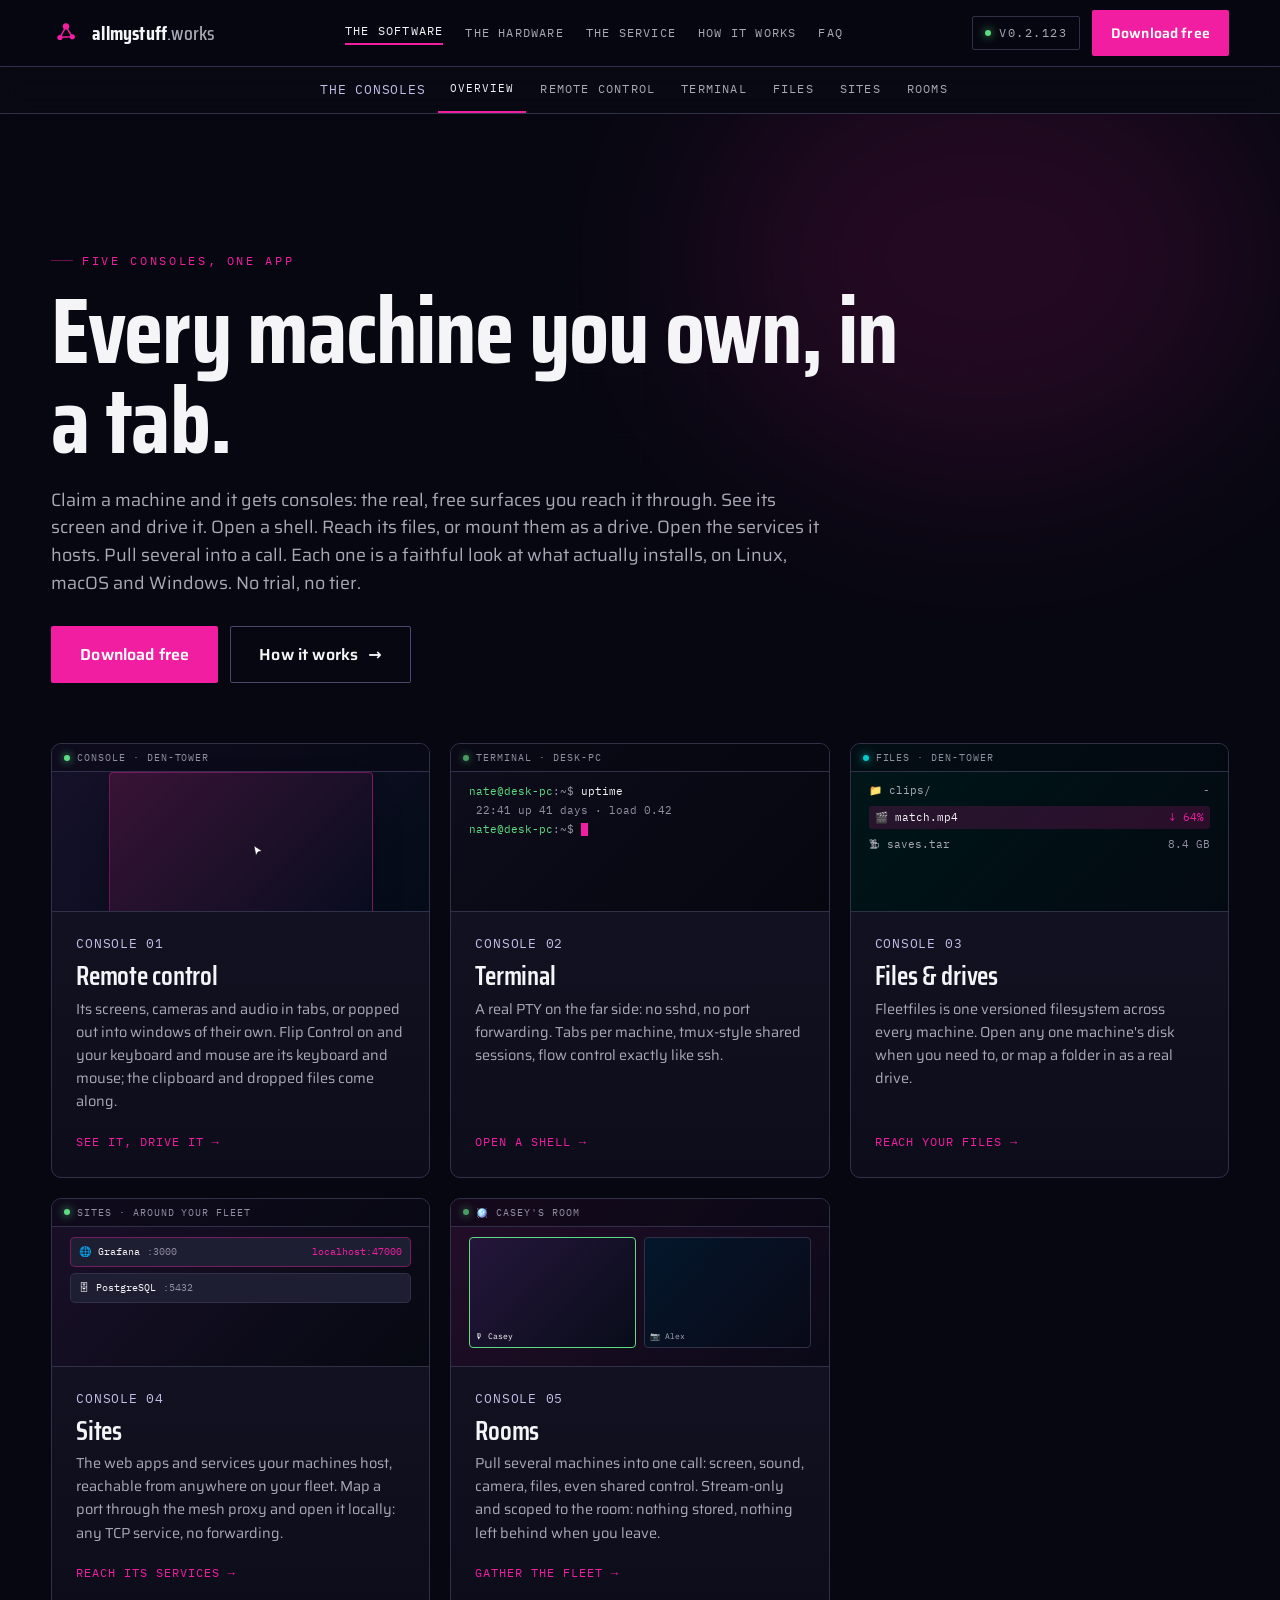
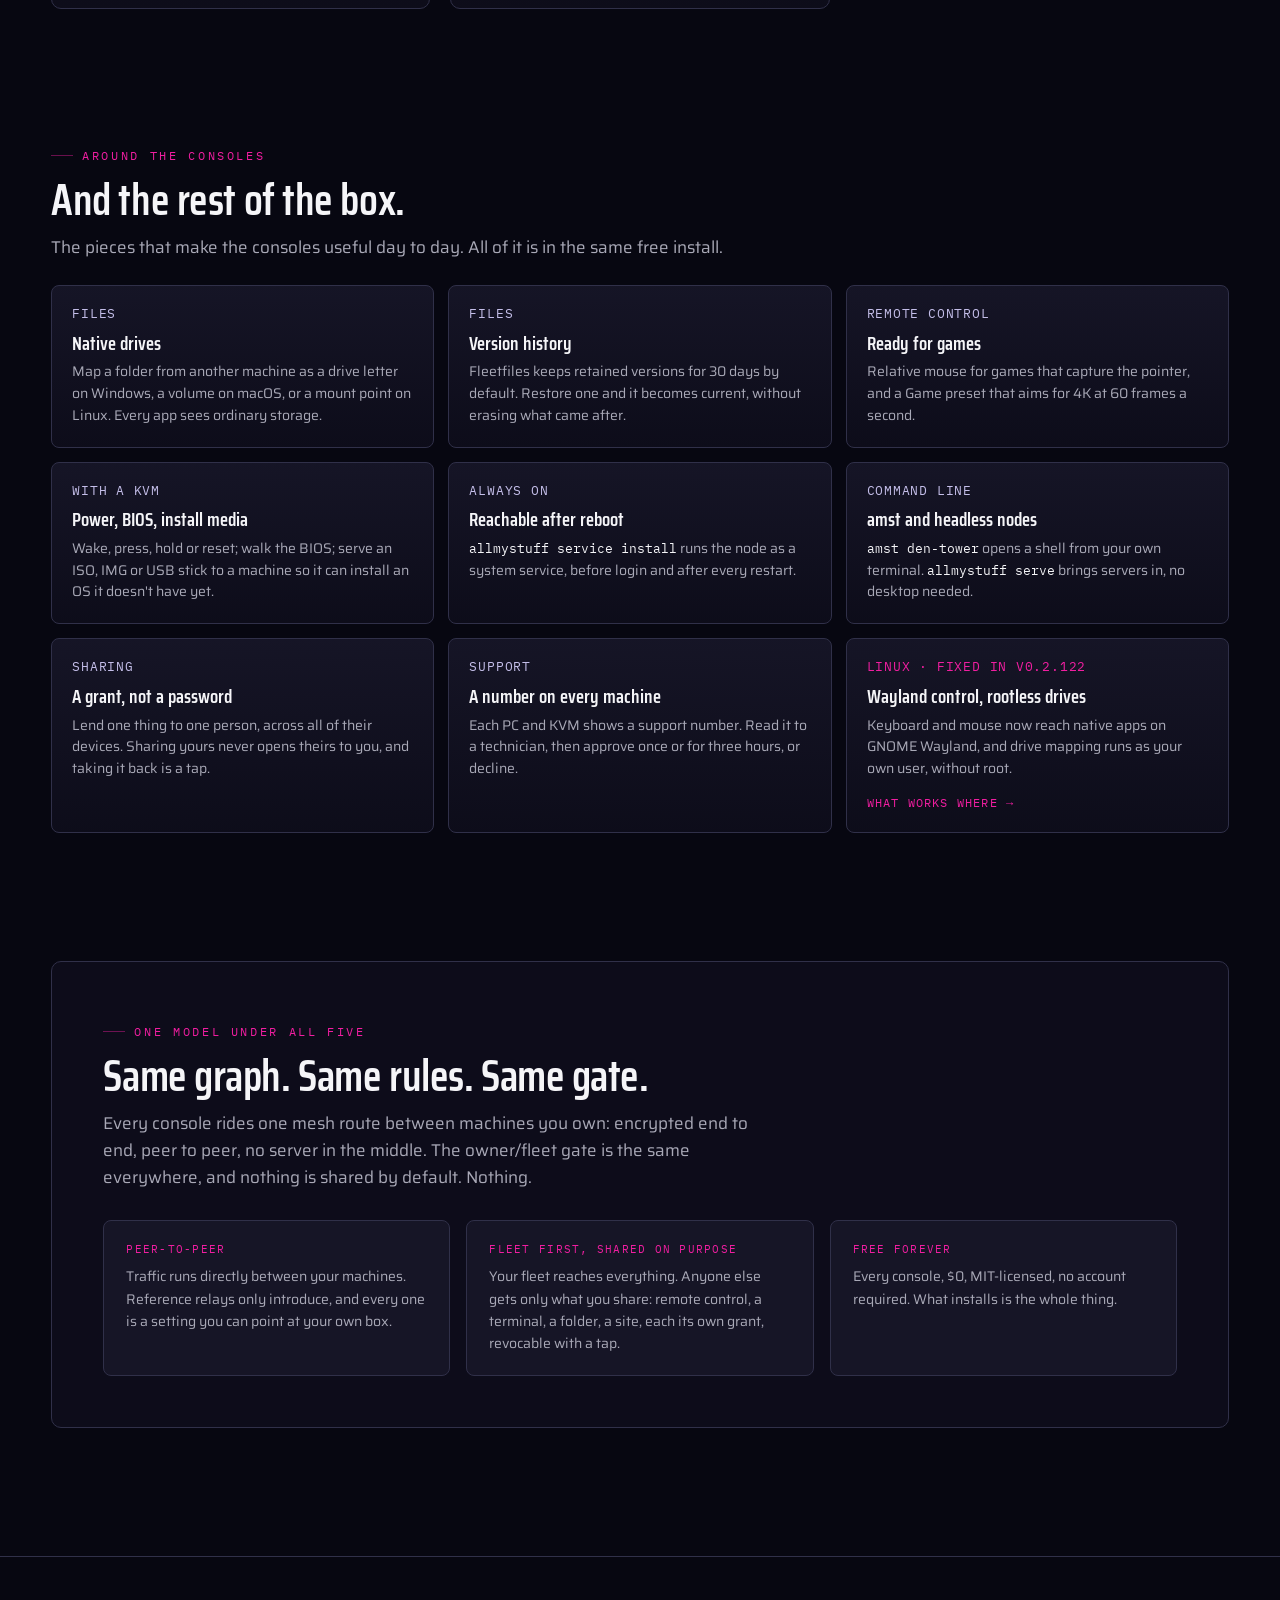
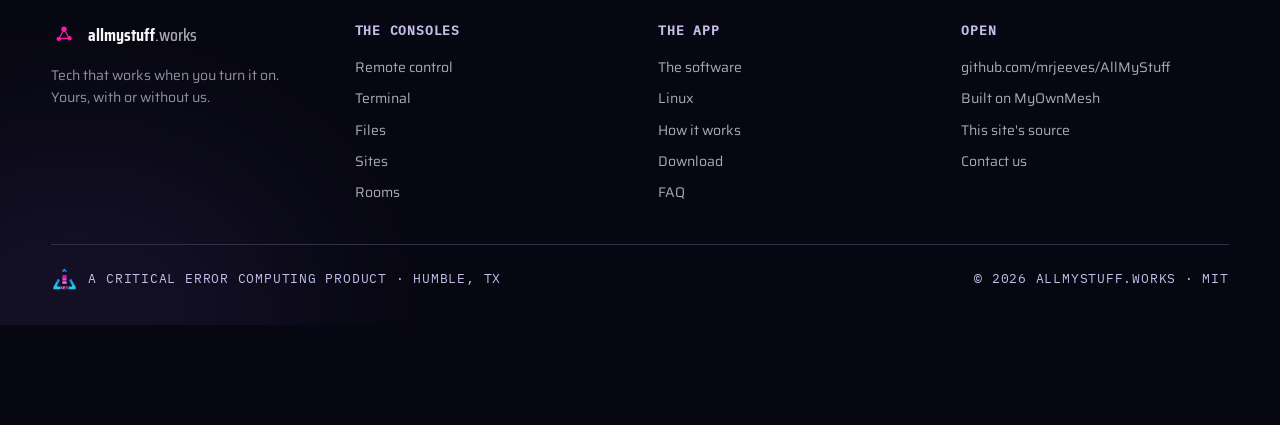
<file: software/consoles/index.html>
<!DOCTYPE html>
<html lang="en">
<head>
<meta charset="utf-8">
<meta name="viewport" content="width=device-width, initial-scale=1">
<title>The consoles → The software · allmystuff.works</title>
<link rel="canonical" href="../">
<meta http-equiv="refresh" content="0; url=../">
<meta name="robots" content="noindex">
</head>
<body style="margin:0;background:#0b0b14;color:#e7e7f0;font-family:system-ui,sans-serif;">
<p style="padding:2rem;">The console overview now lives on <a href="../" style="color:#f11ea1;">the software page</a>.</p>
</body>
</html>
</file>
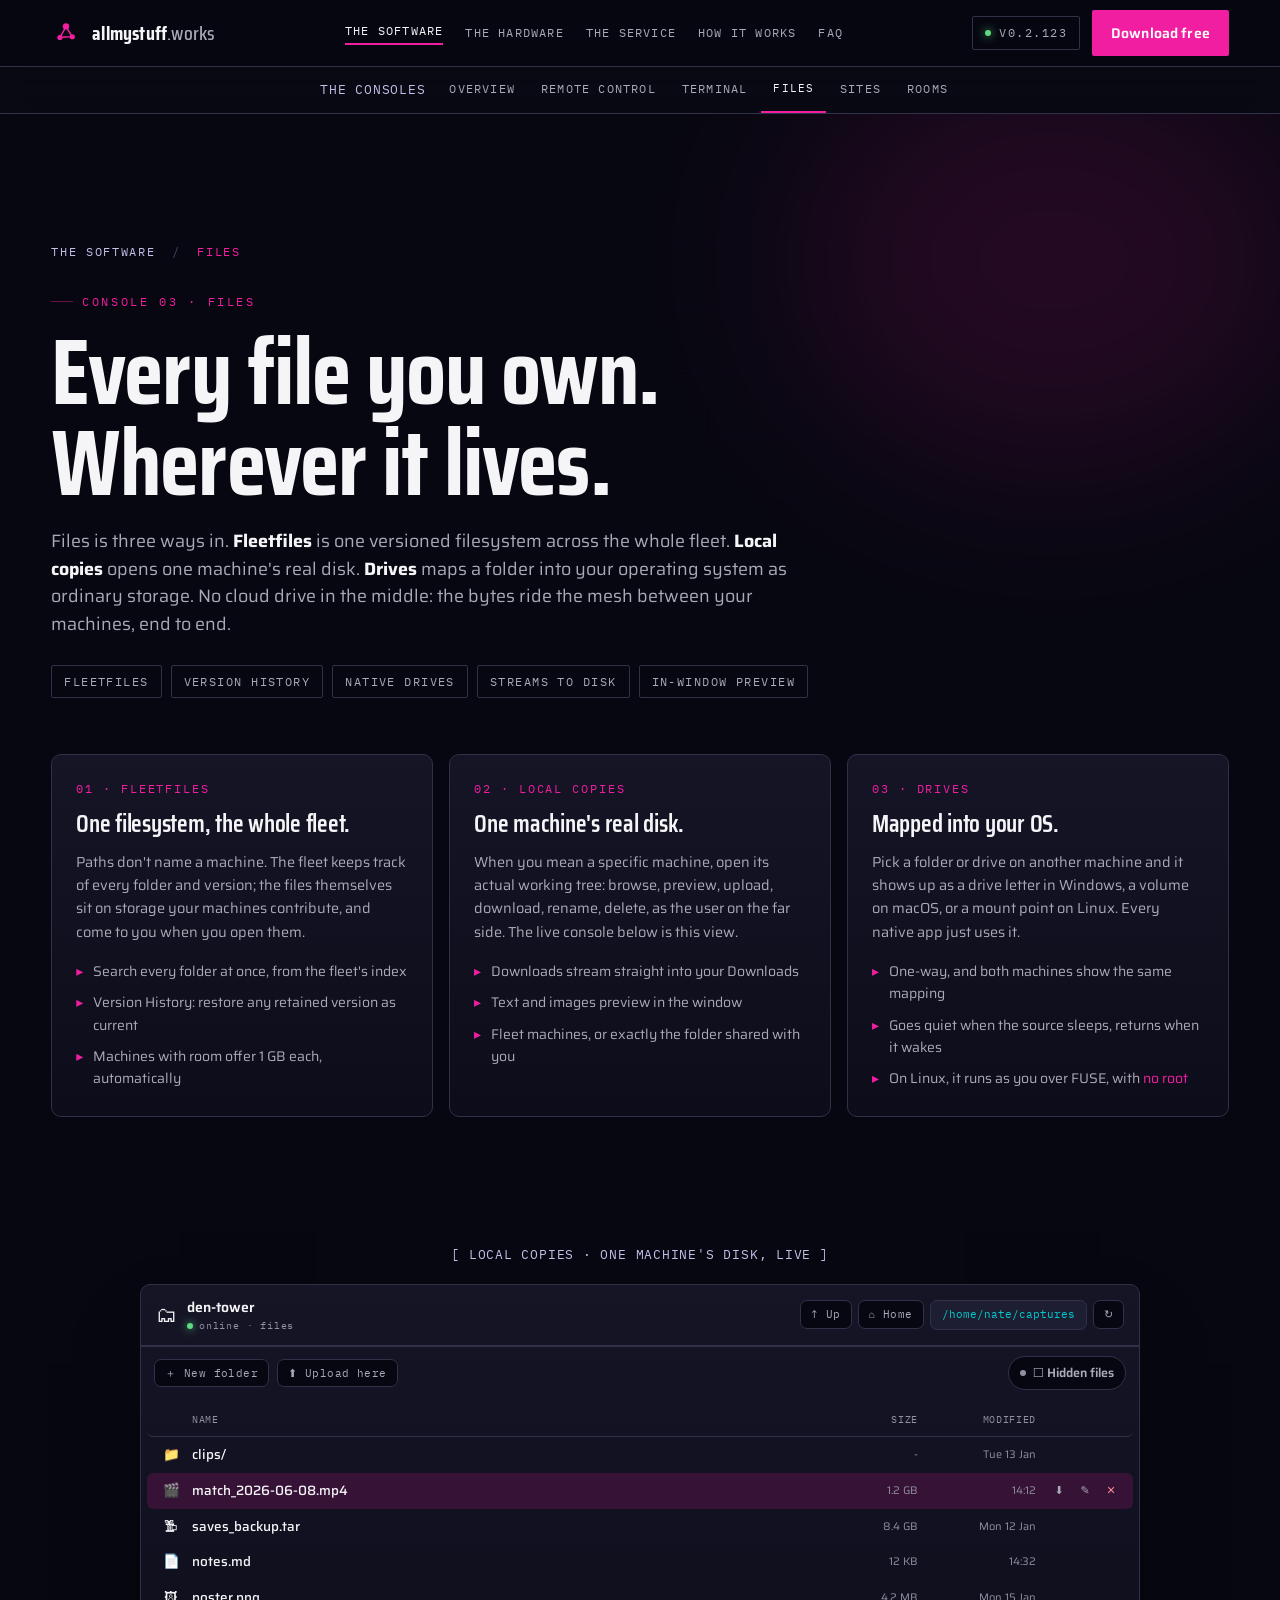
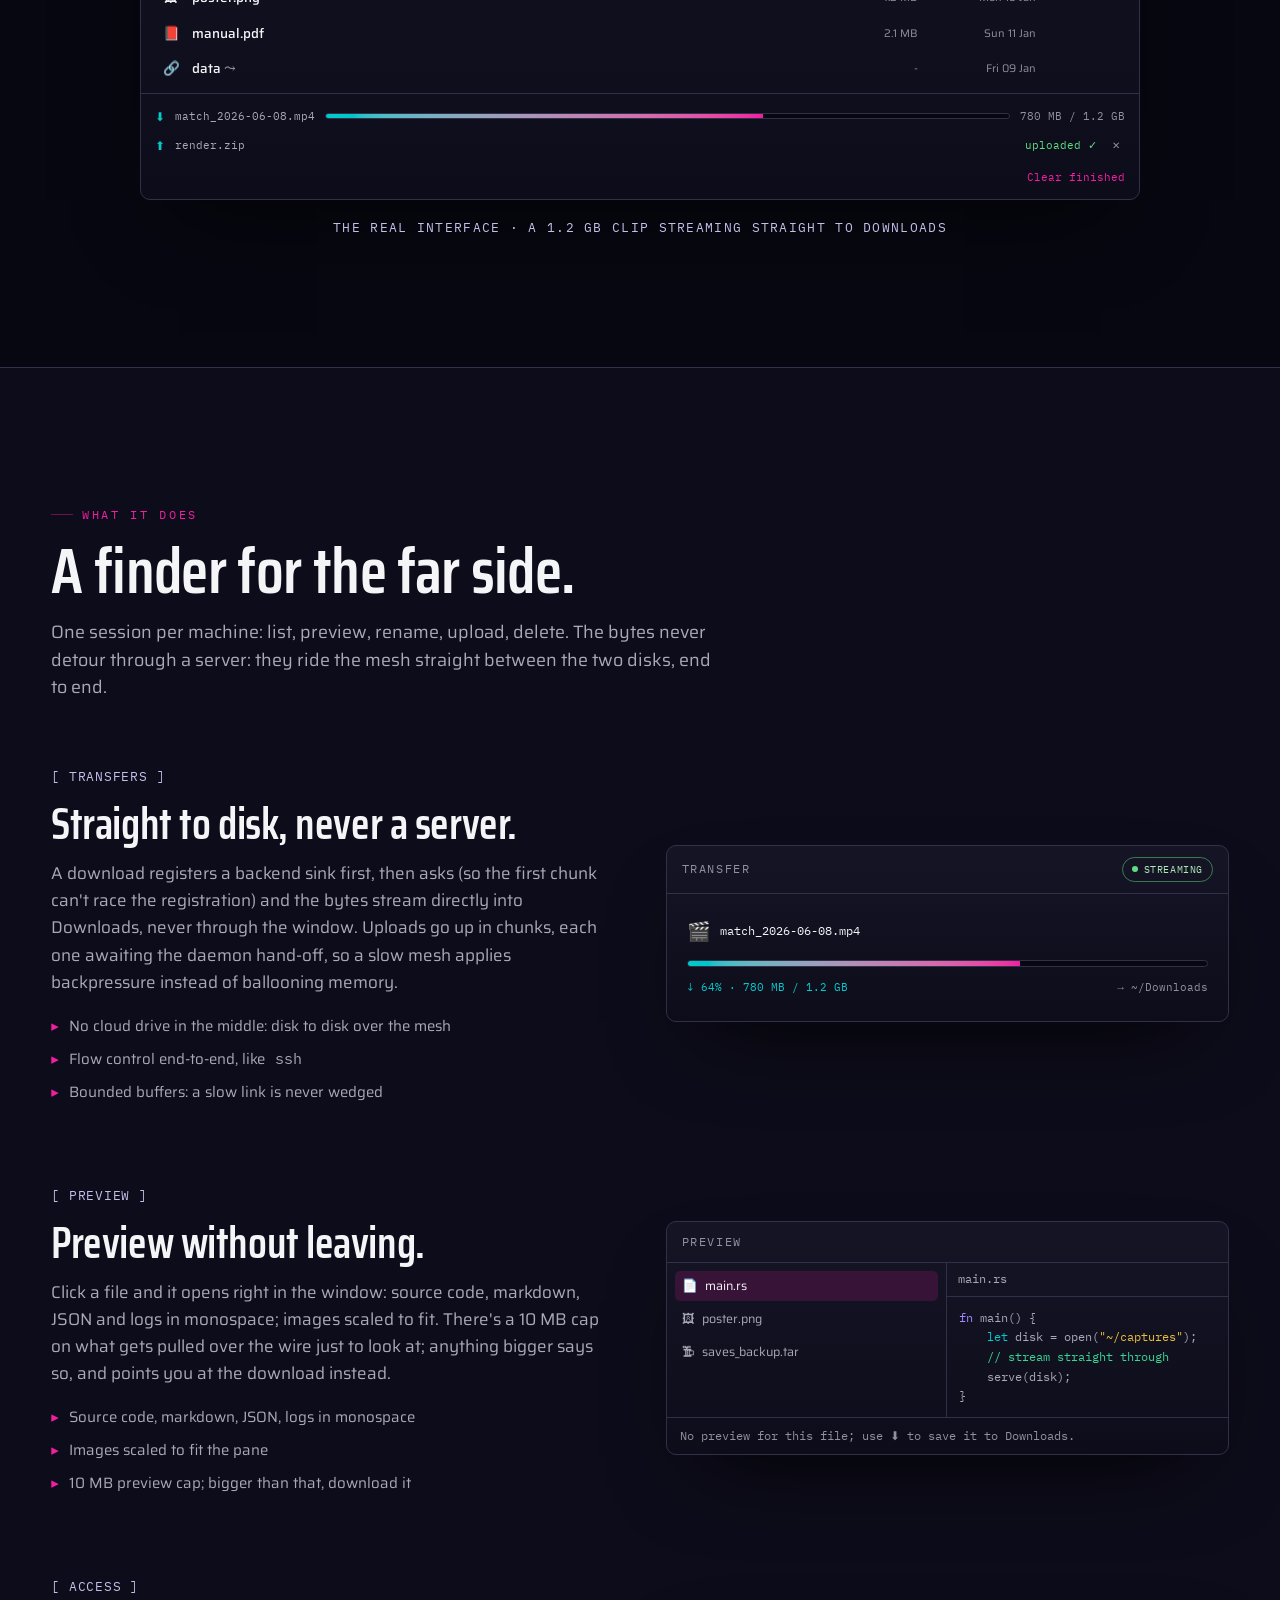
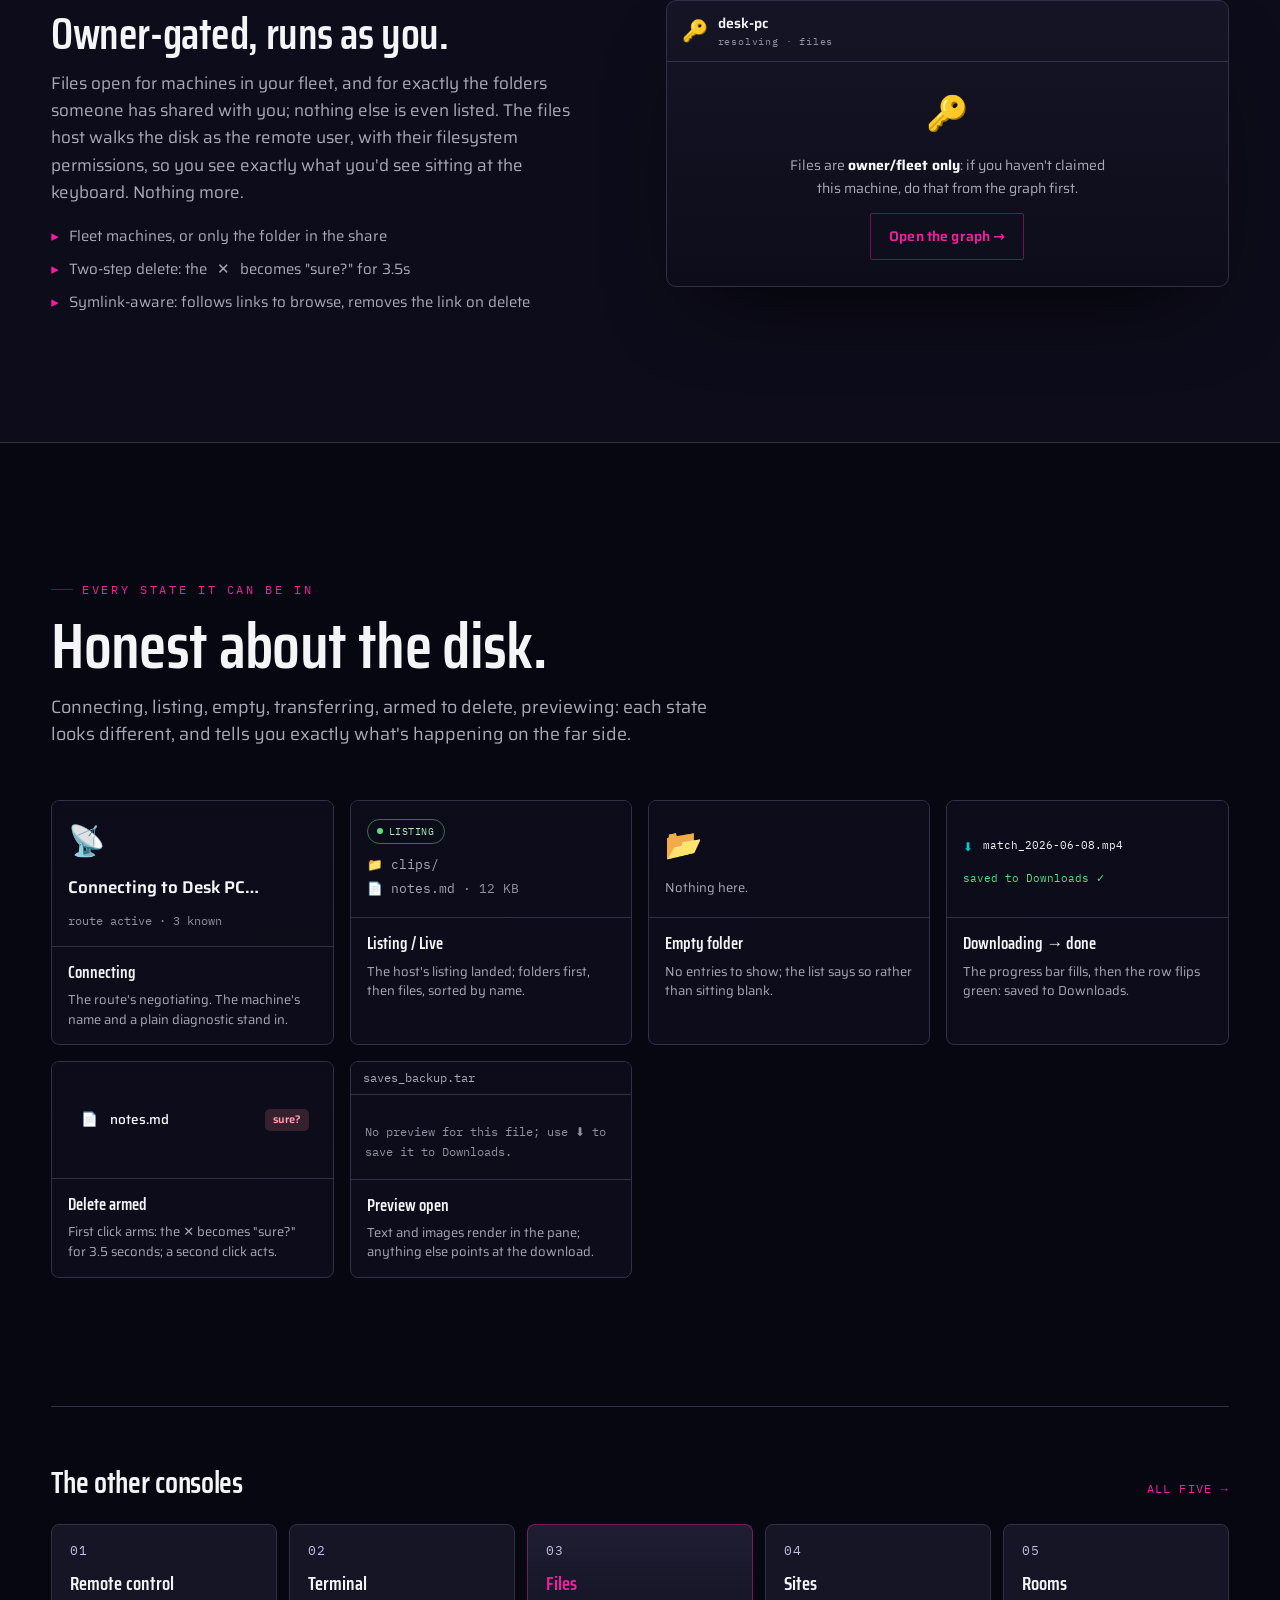
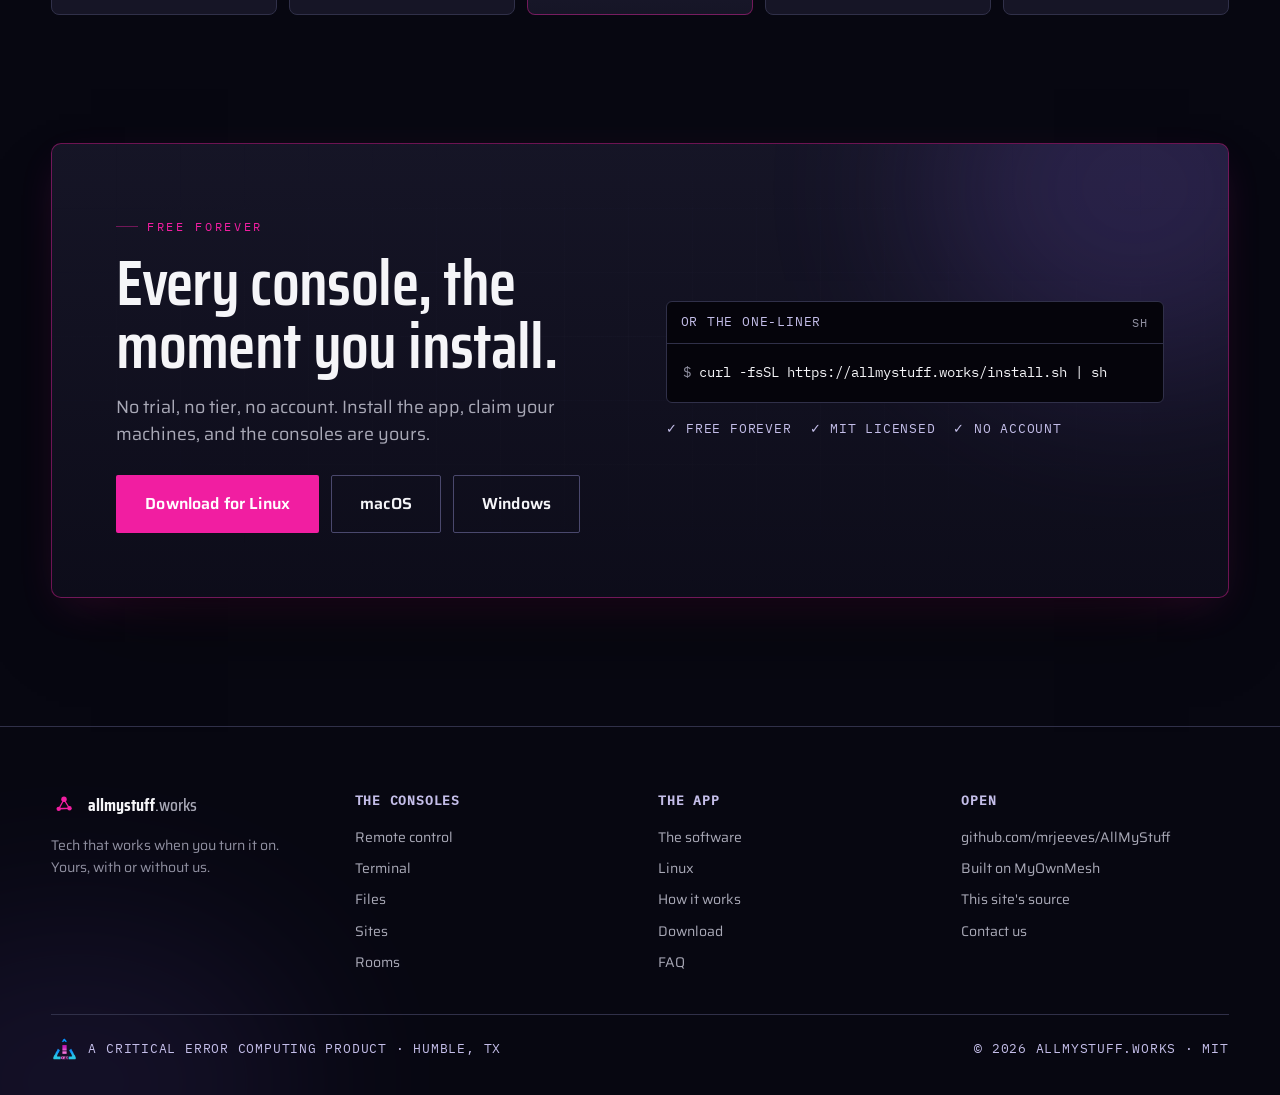
<file: software/consoles/files/index.html>
<!DOCTYPE html>
<html lang="en">
<head>
<meta charset="utf-8">
<meta name="viewport" content="width=device-width, initial-scale=1">
<title>Files console · Fleetfiles, disks and drives · allmystuff.works</title>
<meta name="description" content="Three ways in: Fleetfiles, one versioned filesystem across your fleet; Local copies, any one machine's real disk; and Drives, a folder mapped into Windows, macOS or Linux as real storage. No cloud drive in the middle.">
<meta name="theme-color" content="#070711">
<link rel="icon" type="image/svg+xml" href="../../../favicon.svg">
<link rel="icon" sizes="48x48 32x32 16x16" href="../../../favicon.ico">
<link rel="apple-touch-icon" href="../../../apple-touch-icon.png">
<meta property="og:type" content="website">
<meta property="og:title" content="Files console · Fleetfiles, disks and drives">
<meta property="og:description" content="Fleetfiles with version history, any machine's real disk, and folders mapped in as native drives. The real interface, demonstrated.">
<meta property="og:url" content="https://allmystuff.works/software/consoles/files/">
<meta property="og:image" content="https://allmystuff.works/og.png">
<link rel="stylesheet" href="../../../ds/cec/tokens/fonts.css">
<link rel="stylesheet" href="../../../ds/cec/tokens/colors.css">
<link rel="stylesheet" href="../../../ds/cec/tokens/typography.css">
<link rel="stylesheet" href="../../../ds/cec/tokens/spacing.css">
<link rel="stylesheet" href="../../../ds/cec/tokens/base.css">
<link rel="stylesheet" href="../../../ds/cec/styles.css">
<style>
  /* ── Console-showcase shared atoms ─────────────────────────────────
     Faithful renders of the app, drawn in the site's design tokens.
     Media-kind hues mirror the app's palette (audio amber, video violet,
     display magenta, input green, storage teal) so the chrome reads true. */
  body { margin: 0; background: oklch(0.135 0.022 285); }
  :root {
    --m-audio: oklch(0.82 0.15 90);
    --m-video: oklch(0.70 0.17 292);
    --m-display: var(--accent);
    --m-input: oklch(0.78 0.16 160);
    --m-storage: oklch(0.75 0.15 195);
  }
  @keyframes amsPulse { 0%, 100% { opacity: 0.55; } 50% { opacity: 1; } }
  @keyframes amsBlink { 0%, 49% { opacity: 1; } 50%, 100% { opacity: 0; } }
  @keyframes amsScan { 0% { transform: translateY(-100%); } 100% { transform: translateY(100%); } }
  @keyframes amsFlow { to { stroke-dashoffset: -30; } }

  /* App-faithful window chrome */
  .win { background: linear-gradient(180deg, var(--surface), var(--bg-2)); border: 1px solid var(--border); border-radius: 10px; overflow: hidden; box-shadow: 0 40px 90px -40px rgb(0 0 0 / 0.85); }
  .win-bar { display: flex; align-items: center; justify-content: space-between; gap: 12px; padding: 11px 15px; border-bottom: 1px solid var(--border); }
  .who { display: flex; align-items: center; gap: 10px; min-width: 0; }
  .who .ico { font-size: 21px; line-height: 1; }
  .who .nm { font-weight: 600; font-size: 14px; color: var(--text); white-space: nowrap; }
  .who .sub { font-family: var(--font-mono); font-size: 10px; letter-spacing: 0.08em; color: var(--faint); display: flex; align-items: center; gap: 6px; }
  .dot-on { width: 6px; height: 6px; border-radius: 50%; background: var(--ok); box-shadow: 0 0 8px var(--ok); }
  .winx { width: 26px; height: 26px; border-radius: 50%; display: grid; place-items: center; background: var(--surface-2); color: var(--dim); font-size: 12px; flex-shrink: 0; }

  /* tab strips */
  .tabrow { display: flex; gap: 6px; padding: 8px 12px; border-bottom: 1px solid var(--border); flex-wrap: wrap; }
  .tab { font-family: var(--font-mono); font-size: 10.5px; letter-spacing: 0.04em; padding: 6px 11px; border-radius: 999px; border: 1px solid var(--border); background: var(--bg); color: var(--dim); display: inline-flex; align-items: center; gap: 6px; white-space: nowrap; }
  .tab.on { background: var(--accent); border-color: var(--accent); color: #fff; }

  /* toggles + pills (console footer) */
  .ctl-row { display: flex; align-items: center; gap: 8px; flex-wrap: wrap; padding: 10px 13px; border-top: 1px solid var(--border); }
  .tgl { font-family: var(--font-body); font-size: 12.5px; font-weight: 600; padding: 6px 11px; border-radius: 999px; border: 1px solid var(--border); background: var(--bg); color: var(--dim); display: inline-flex; align-items: center; gap: 7px; }
  .tgl .pip { width: 6px; height: 6px; border-radius: 50%; background: var(--faint); }
  .tgl.on { background: oklch(0.80 0.17 150 / 0.15); border-color: var(--ok); color: oklch(0.88 0.09 150); }
  .tgl.on .pip { background: var(--ok); box-shadow: 0 0 8px var(--ok); }
  .qpill { font-family: var(--font-mono); font-size: 9.5px; letter-spacing: 0.06em; text-transform: uppercase; padding: 4px 9px; border: 1px solid var(--border); border-radius: 999px; color: var(--dim); }
  .qpill.tuned { border-color: var(--accent-line); color: var(--accent); }
  .stat { font-family: var(--font-mono); font-size: 9.5px; letter-spacing: 0.06em; text-transform: uppercase; display: inline-flex; align-items: center; gap: 6px; padding: 4px 9px; border-radius: 999px; }
  .stat.live { color: oklch(0.88 0.09 150); border: 1px solid oklch(0.80 0.17 150 / 0.5); }
  .stat .ld { width: 6px; height: 6px; border-radius: 50%; background: var(--ok); animation: amsBlink 1.6s steps(1) infinite; }

  /* state-gallery cards */
  .states { display: grid; grid-template-columns: repeat(auto-fit, minmax(min(280px, 100%), 1fr)); gap: 16px; }
  .scard { background: var(--bg-2); border: 1px solid var(--border); border-radius: 8px; overflow: hidden; display: flex; flex-direction: column; }
  .scard-vis { padding: 16px; min-height: 116px; display: flex; flex-direction: column; justify-content: center; gap: 9px; background: linear-gradient(180deg, oklch(0.16 0.03 285), var(--bg-2)); }
  .scard-cap { padding: 12px 16px 15px; border-top: 1px solid var(--border); }
  .scard-cap h4 { font-family: var(--font-display); font-size: 17px; font-weight: 600; margin-bottom: 4px; }
  .scard-cap p { font-size: 13px; color: var(--dim); line-height: 1.5; }

  /* three ways in */
  .ways { display: grid; grid-template-columns: repeat(auto-fit, minmax(min(300px, 100%), 1fr)); gap: 16px; }
  .way { background: linear-gradient(180deg, var(--surface), var(--bg-2)); border: 1px solid var(--border); border-radius: 10px; padding: 24px 24px 26px; display: flex; flex-direction: column; gap: 12px; scroll-margin-top: 130px; }
  .way:target { border-color: var(--accent-line); box-shadow: 0 14px 40px -16px oklch(0.64 0.255 350 / 0.25); }
  .way-k { font-family: var(--font-mono); font-size: 12px; letter-spacing: 0.16em; text-transform: uppercase; color: var(--accent); }
  .way h2 { font-family: var(--font-display); font-size: 25px; font-weight: 600; line-height: 1.15; margin: 0; }
  .way p { font-size: 14.5px; color: var(--dim); line-height: 1.6; margin: 0; }
  .way .flist { font-size: 14px; margin-top: 4px; }

  /* feature list bullets */
  .flist { list-style: none; display: grid; gap: 9px; font-size: 15px; color: var(--dim); }
  .flist li { display: flex; gap: 10px; }
  .flist li::before { content: "▸"; color: var(--accent); }

  /* console switcher */
  .switch { display: grid; grid-template-columns: repeat(auto-fit, minmax(min(170px, 100%), 1fr)); gap: 12px; }
  .switch a { display: flex; flex-direction: column; gap: 6px; padding: 16px 18px; border: 1px solid var(--border); border-radius: 8px; background: var(--surface); transition: border-color var(--dur-base) ease, transform var(--dur-fast) ease; }
  .switch a:hover { border-color: var(--border-bright); transform: var(--lift); }
  .switch a.cur { border-color: var(--accent-line); background: linear-gradient(180deg, var(--surface-2), var(--surface)); }
  .switch .sn { font-family: var(--font-mono); font-size: 13px; letter-spacing: 0.06em; text-transform: uppercase; color: var(--label); }
  .switch .st { font-family: var(--font-display); font-size: 19px; font-weight: 600; }
  .switch a.cur .st { color: var(--accent); }

  /* ── Files-specific helpers ─────────────────────────────────────── */
  /* the path / nav cluster pills */
  .navpill { font-family: var(--font-mono); font-size: 10.5px; letter-spacing: 0.04em; padding: 5px 10px; border-radius: 7px; border: 1px solid var(--border); background: var(--bg); color: var(--dim); white-space: nowrap; }
  .pathbar { font-family: var(--font-mono); font-size: 11px; color: var(--m-storage); background: var(--surface-2); border-radius: 7px; padding: 5px 11px; white-space: nowrap; border: 1px solid var(--border); }
  /* file list grid: mirrors the app's columns: icon / name / size / modified / acts */
  .flrow { display: grid; grid-template-columns: 26px 1fr 84px 110px 78px; align-items: center; gap: 8px; padding: 7px 11px; border-radius: 6px; font-size: 13.5px; }
  .flrow.head { font-family: var(--font-mono); font-size: 9.5px; letter-spacing: 0.07em; text-transform: uppercase; color: var(--faint); padding-top: 9px; padding-bottom: 9px; }
  .flrow.sel { background: var(--accent-soft); }
  .flrow .f-name { min-width: 0; white-space: nowrap; overflow: hidden; text-overflow: ellipsis; color: var(--text); font-weight: 500; }
  .flrow .f-size, .flrow .f-when { font-size: 11px; color: var(--faint); text-align: right; white-space: nowrap; }
  .flrow .f-acts { display: flex; justify-content: flex-end; gap: 4px; }
  .flrow .f-acts .act { width: 22px; height: 22px; border-radius: 5px; display: grid; place-items: center; font-size: 11px; color: var(--dim); background: transparent; }
  .flrow .f-acts .act.danger { color: oklch(0.78 0.16 14); }
  .link-mark { color: var(--faint); }
  /* transfer rows */
  .trow { display: flex; align-items: center; gap: 10px; font-family: var(--font-mono); font-size: 11px; padding: 5px 0; }
  .trow .t-dir { color: var(--m-storage); font-size: 12px; }
  .trow .t-name { color: var(--dim); white-space: nowrap; overflow: hidden; text-overflow: ellipsis; min-width: 0; flex-shrink: 1; }
  .trow .t-note { color: var(--faint); white-space: nowrap; flex-shrink: 0; }
  .trow .t-note.ok { color: var(--ok); }
  .pbar { flex: 1; min-width: 60px; height: 6px; background: var(--bg); border: 1px solid var(--border); border-radius: 999px; overflow: hidden; }
  .pbar > span { display: block; height: 100%; background: linear-gradient(90deg, var(--m-storage), var(--accent)); }
  .tdismiss { width: 18px; height: 18px; border-radius: 5px; display: grid; place-items: center; font-size: 10px; color: var(--faint); background: transparent; flex-shrink: 0; }
</style>
</head>
<body>
<div style="min-height: 100vh; background: var(--bg); color: var(--text); font-family: var(--font-body); overflow-x: clip;">

  <!-- ════════ NAV ════════ -->
  <nav style="position: sticky; top: 0; z-index: 50; background: oklch(0.135 0.022 285 / 0.74); backdrop-filter: blur(14px) saturate(1.2); border-bottom: 1px solid var(--border);">
    <div class="wrap" style="display: flex; align-items: center; justify-content: space-between; height: 66px; gap: 18px;">
      <a href="../../../" style="display: flex; align-items: center; gap: 11px;">
        <svg viewBox="0 0 256 256" aria-hidden="true" style="width: 30px; height: 30px; color: var(--accent);">
          <g stroke="currentColor" stroke-width="13" fill="none" stroke-linecap="round">
            <path d="M128 74 L77 165 M128 74 L181 160 M77 165 L181 160"></path>
          </g>
          <circle cx="128" cy="72" r="27" fill="currentColor"></circle>
          <circle cx="76" cy="166" r="22" fill="currentColor"></circle>
          <circle cx="182" cy="160" r="22" fill="currentColor"></circle>
        </svg>
        <span style="font-family: var(--font-display); font-weight: 700; font-size: 20px; letter-spacing: 0.01em;">allmystuff<span style="color: var(--dim); font-weight: 500;">.works</span></span>
      </a>
      <div style="display: flex; gap: 22px; align-items: center;">
        <a href="../../../software/" style="font-family: var(--font-mono); font-size: 12px; letter-spacing: 0.1em; text-transform: uppercase; color: var(--text); border-bottom: 2px solid var(--accent); padding-bottom: 2px;">The software</a>
        <a href="../../../hardware/" style="font-family: var(--font-mono); font-size: 12px; letter-spacing: 0.1em; text-transform: uppercase; color: var(--dim);">The hardware</a>
        <a href="../../../service/" style="font-family: var(--font-mono); font-size: 12px; letter-spacing: 0.1em; text-transform: uppercase; color: var(--dim);">The service</a>
        <a href="../../../layers/" style="font-family: var(--font-mono); font-size: 12px; letter-spacing: 0.1em; text-transform: uppercase; color: var(--dim);">How it works</a>
        <a href="../../../faq/" style="font-family: var(--font-mono); font-size: 12px; letter-spacing: 0.1em; text-transform: uppercase; color: var(--dim);">FAQ</a>
      </div>
      <div style="display: flex; gap: 12px; align-items: center;">
        <a class="chip" href="https://github.com/mrjeeves/AllMyStuff" title="View AllMyStuff on GitHub"><span class="dot"></span><span id="rel-version">v0.2.123</span></a>
        <a class="btn btn-primary btn-sm" href="../../../download/">Download free</a>
      </div>
    </div>
  </nav>

  <!-- ════════ CONSOLES SUBNAV · always visible on the console pages ════════ -->
  <nav aria-label="Console pages" style="position: sticky; top: 66px; z-index: 40; background: oklch(0.15 0.024 285 / 0.85); backdrop-filter: blur(12px) saturate(1.2); border-bottom: 1px solid var(--border);">
    <div class="wrap" style="display: flex; align-items: stretch; height: 46px; overflow-x: auto; scrollbar-width: none;">
      <div style="display: flex; align-items: stretch; gap: 2px; margin: 0 auto;">
      <span style="display: inline-flex; align-items: center; font-family: var(--font-mono); font-size: 13px; letter-spacing: 0.06em; text-transform: uppercase; color: var(--label); margin-right: 10px; flex-shrink: 0;">the consoles</span>
      <a href="../../" style="display: inline-flex; align-items: center; height: 100%; box-sizing: border-box; font-family: var(--font-mono); font-size: 12px; letter-spacing: 0.1em; text-transform: uppercase; padding: 0 12px; border-bottom: 2px solid transparent; white-space: nowrap; flex-shrink: 0; color: var(--dim);">Overview</a>
      <a href="../remote-control/" style="display: inline-flex; align-items: center; height: 100%; box-sizing: border-box; font-family: var(--font-mono); font-size: 12px; letter-spacing: 0.1em; text-transform: uppercase; padding: 0 12px; border-bottom: 2px solid transparent; white-space: nowrap; flex-shrink: 0; color: var(--dim);">Remote control</a>
      <a href="../terminal/" style="display: inline-flex; align-items: center; height: 100%; box-sizing: border-box; font-family: var(--font-mono); font-size: 12px; letter-spacing: 0.1em; text-transform: uppercase; padding: 0 12px; border-bottom: 2px solid transparent; white-space: nowrap; flex-shrink: 0; color: var(--dim);">Terminal</a>
      <a href="./" aria-current="page" style="display: inline-flex; align-items: center; height: 100%; box-sizing: border-box; font-family: var(--font-mono); font-size: 11px; letter-spacing: 0.1em; text-transform: uppercase; padding: 0 12px; border-bottom: 2px solid transparent; white-space: nowrap; flex-shrink: 0; color: var(--text); border-bottom-color: var(--accent);">Files</a>
      <a href="../sites/" style="display: inline-flex; align-items: center; height: 100%; box-sizing: border-box; font-family: var(--font-mono); font-size: 12px; letter-spacing: 0.1em; text-transform: uppercase; padding: 0 12px; border-bottom: 2px solid transparent; white-space: nowrap; flex-shrink: 0; color: var(--dim);">Sites</a>
      <a href="../rooms/" style="display: inline-flex; align-items: center; height: 100%; box-sizing: border-box; font-family: var(--font-mono); font-size: 12px; letter-spacing: 0.1em; text-transform: uppercase; padding: 0 12px; border-bottom: 2px solid transparent; white-space: nowrap; flex-shrink: 0; color: var(--dim);">Rooms</a>
      </div>
    </div>
  </nav>


  <!-- ════════ HERO ════════ -->
  <section class="section" style="padding-bottom: clamp(40px, 5vw, 56px); position: relative; overflow: hidden;">
    <div class="grid-bg"></div>
    <div class="glow" style="width: 520px; height: 420px; left: 62%; top: -10%; background: var(--accent); opacity: 0.12;"></div>
    <div class="wrap" style="position: relative; z-index: 2;">
      <div style="font-family: var(--font-mono); font-size: 12px; letter-spacing: 0.14em; text-transform: uppercase; color: var(--faint); margin-bottom: 22px;">
        <a href="../../../software/" style="color: var(--label);">The software</a>
        <span style="color: var(--border-bright); margin: 0 8px;">/</span>
        <span style="color: var(--accent);">Files</span>
      </div>
      <div style="max-width: 880px;">
        <span class="eyebrow">Console 03 · Files</span>
        <h1 class="display-xl" style="margin: 16px 0 20px;">Every file you own.<br>Wherever it lives.</h1>
        <p class="lede" style="max-width: 64ch;">Files is three ways in. <strong style="color: var(--text);">Fleetfiles</strong> is one versioned filesystem across the whole fleet. <strong style="color: var(--text);">Local copies</strong> opens one machine's real disk. <strong style="color: var(--text);">Drives</strong> maps a folder into your operating system as ordinary storage. No cloud drive in the middle: the bytes ride the mesh between your machines, end to end.</p>
      </div>
      <div style="display: flex; gap: 9px; flex-wrap: wrap; margin-top: 26px;">
        <span class="chip">Fleetfiles</span>
        <span class="chip">Version history</span>
        <span class="chip">Native drives</span>
        <span class="chip">Streams to disk</span>
        <span class="chip">In-window preview</span>
      </div>
    </div>
  </section>

  <!-- ════════ THREE WAYS IN ════════ -->
  <section class="section" style="padding-top: 0;">
    <div class="wrap">
      <div class="ways">
        <div class="way" id="fleetfiles">
          <span class="way-k">01 · Fleetfiles</span>
          <h2>One filesystem, the whole fleet.</h2>
          <p>Paths don't name a machine. The fleet keeps track of every folder and version; the files themselves sit on storage your machines contribute, and come to you when you open them.</p>
          <ul class="flist">
            <li>Search every folder at once, from the fleet's index</li>
            <li>Version History: restore any retained version as current</li>
            <li>Machines with room offer 1 GB each, automatically</li>
          </ul>
        </div>
        <div class="way" id="local">
          <span class="way-k">02 · Local copies</span>
          <h2>One machine's real disk.</h2>
          <p>When you mean a specific machine, open its actual working tree: browse, preview, upload, download, rename, delete, as the user on the far side. The live console below is this view.</p>
          <ul class="flist">
            <li>Downloads stream straight into your Downloads</li>
            <li>Text and images preview in the window</li>
            <li>Fleet machines, or exactly the folder shared with you</li>
          </ul>
        </div>
        <div class="way" id="drives">
          <span class="way-k">03 · Drives</span>
          <h2>Mapped into your OS.</h2>
          <p>Pick a folder or drive on another machine and it shows up as a drive letter in Windows, a volume on macOS, or a mount point on Linux. Every native app just uses it.</p>
          <ul class="flist">
            <li>One-way, and both machines show the same mapping</li>
            <li>Goes quiet when the source sleeps, returns when it wakes</li>
            <li><span>On Linux, it runs as you over FUSE, with <a href="../../../linux/" style="color: var(--accent);">no root</a></span></li>
          </ul>
        </div>
      </div>
    </div>
  </section>

  <!-- ════════ THE CONSOLE, LIVE (primary mockup) ════════ -->
  <section class="section" style="padding-top: 0;">
    <div class="wrap">
      <p style="text-align: center; font-family: var(--font-mono); font-size: 13px; letter-spacing: 0.06em; text-transform: uppercase; color: var(--label); margin: 0 0 18px;">[ local copies · one machine's disk, live ]</p>
      <div class="win" style="max-width: 1000px; margin: 0 auto;">
        <!-- header -->
        <div class="win-bar">
          <div class="who">
            <span class="ico">🗂</span>
            <div style="min-width: 0;">
              <div class="nm">den-tower</div>
              <div class="sub"><span class="dot-on"></span>online · files</div>
            </div>
          </div>
          <div style="display: flex; align-items: center; gap: 6px; min-width: 0;">
            <span class="navpill" title="Up one folder">↑ Up</span>
            <span class="navpill" title="The machine's home folder">⌂ Home</span>
            <span class="pathbar" title="/home/nate/captures">/home/nate/captures</span>
            <span class="navpill" title="Refresh">↻</span>
          </div>
        </div>
        <!-- toolbar -->
        <div class="ctl-row" style="padding: 9px 13px;">
          <span class="navpill">＋ New folder</span>
          <span class="navpill">⬆ Upload here</span>
          <span style="flex: 1;"></span>
          <span class="tgl" title="Show dotfiles"><span class="pip"></span>☐ Hidden files</span>
        </div>
        <!-- file list -->
        <div style="padding: 4px 6px 6px;">
          <div class="flrow head" style="border-bottom: 1px solid var(--border);">
            <span></span>
            <span>Name</span>
            <span style="text-align: right;">Size</span>
            <span style="text-align: right;">Modified</span>
            <span></span>
          </div>
          <div class="flrow">
            <span style="text-align: center;">📁</span>
            <span class="f-name">clips/</span>
            <span class="f-size">-</span>
            <span class="f-when">Tue 13 Jan</span>
            <span class="f-acts"></span>
          </div>
          <div class="flrow sel">
            <span style="text-align: center;">🎬</span>
            <span class="f-name">match_2026-06-08.mp4</span>
            <span class="f-size">1.2 GB</span>
            <span class="f-when">14:12</span>
            <span class="f-acts">
              <span class="act" title="Save to this machine's Downloads">⬇</span>
              <span class="act" title="Rename">✎</span>
              <span class="act danger" title="Delete">✕</span>
            </span>
          </div>
          <div class="flrow">
            <span style="text-align: center;">🗜</span>
            <span class="f-name">saves_backup.tar</span>
            <span class="f-size">8.4 GB</span>
            <span class="f-when">Mon 12 Jan</span>
            <span class="f-acts"></span>
          </div>
          <div class="flrow">
            <span style="text-align: center;">📄</span>
            <span class="f-name">notes.md</span>
            <span class="f-size">12 KB</span>
            <span class="f-when">14:32</span>
            <span class="f-acts"></span>
          </div>
          <div class="flrow">
            <span style="text-align: center;">🖼</span>
            <span class="f-name">poster.png</span>
            <span class="f-size">4.2 MB</span>
            <span class="f-when">Mon 15 Jan</span>
            <span class="f-acts"></span>
          </div>
          <div class="flrow">
            <span style="text-align: center;">📕</span>
            <span class="f-name">manual.pdf</span>
            <span class="f-size">2.1 MB</span>
            <span class="f-when">Sun 11 Jan</span>
            <span class="f-acts"></span>
          </div>
          <div class="flrow">
            <span style="text-align: center;">🔗</span>
            <span class="f-name">data<span class="link-mark" title="symlink"> ⤳</span></span>
            <span class="f-size">-</span>
            <span class="f-when">Fri 09 Jan</span>
            <span class="f-acts"></span>
          </div>
        </div>
        <!-- transfers footer -->
        <div style="border-top: 1px solid var(--border); padding: 8px 14px 10px;">
          <div class="trow">
            <span class="t-dir">⬇</span>
            <span class="t-name">match_2026-06-08.mp4</span>
            <span class="pbar"><span style="width: 64%;"></span></span>
            <span class="t-note">780 MB / 1.2 GB</span>
          </div>
          <div class="trow">
            <span class="t-dir">⬆</span>
            <span class="t-name">render.zip</span>
            <span style="flex: 1;"></span>
            <span class="t-note ok">uploaded ✓</span>
            <span class="tdismiss" title="Dismiss">✕</span>
          </div>
          <div style="text-align: right; margin-top: 2px;">
            <span style="font-family: var(--font-mono); font-size: 10.5px; color: var(--accent); cursor: pointer;">Clear finished</span>
          </div>
        </div>
      </div>
      <p style="text-align: center; font-family: var(--font-mono); font-size: 13px; letter-spacing: 0.1em; text-transform: uppercase; color: var(--label); margin-top: 18px;">The real interface · a 1.2 GB clip streaming straight to Downloads</p>
    </div>
  </section>

  <!-- ════════ FEATURES ════════ -->
  <section class="section" style="background: var(--bg-2); border-top: 1px solid var(--border); border-bottom: 1px solid var(--border);">
    <div class="wrap">
      <div style="max-width: 820px; margin-bottom: clamp(40px, 5vw, 60px);">
        <span class="eyebrow">What it does</span>
        <h2 class="display-l" style="margin: 16px 0 16px;">A finder for the far side.</h2>
        <p class="lede">One session per machine: list, preview, rename, upload, delete. The bytes never detour through a server: they ride the mesh straight between the two disks, end to end.</p>
      </div>

      <!-- F1 straight to disk -->
      <div style="display: grid; grid-template-columns: repeat(auto-fit, minmax(min(380px, 100%), 1fr)); gap: clamp(28px, 4vw, 56px); align-items: center; margin-bottom: clamp(48px, 6vw, 80px);">
        <div>
          <span style="font-family: var(--font-mono); font-size: 13px; letter-spacing: 0.06em; text-transform: uppercase; color: var(--label);">[ transfers ]</span>
          <h3 class="display-m" style="margin: 14px 0 14px;">Straight to disk, never a server.</h3>
          <p style="color: var(--dim); line-height: 1.6; max-width: 50ch; margin-bottom: 18px;">A download registers a backend sink first, then asks (so the first chunk can't race the registration) and the bytes stream directly into Downloads, never through the window. Uploads go up in chunks, each one awaiting the daemon hand-off, so a slow mesh applies backpressure instead of ballooning memory.</p>
          <ul class="flist">
            <li>No cloud drive in the middle: disk to disk over the mesh</li>
            <li>Flow control end-to-end, like <span class="mono">ssh</span></li>
            <li>Bounded buffers: a slow link is never wedged</li>
          </ul>
        </div>
        <div class="win">
          <div class="win-bar"><span style="font-family: var(--font-mono); font-size: 11.5px; letter-spacing: 0.14em; text-transform: uppercase; color: var(--faint);">transfer</span><span class="stat live"><span class="ld"></span>streaming</span></div>
          <div style="padding: 22px 20px 24px;">
            <div style="display: flex; align-items: center; gap: 9px; margin-bottom: 14px;">
              <span style="font-size: 19px;">🎬</span>
              <span style="font-family: var(--font-mono); font-size: 12px; color: var(--text); white-space: nowrap; overflow: hidden; text-overflow: ellipsis;">match_2026-06-08.mp4</span>
            </div>
            <div style="height: 7px; background: var(--bg); border: 1px solid var(--border); border-radius: 999px; overflow: hidden; margin-bottom: 12px;">
              <div style="width: 64%; height: 100%; background: linear-gradient(90deg, var(--m-storage), var(--accent));"></div>
            </div>
            <div style="display: flex; align-items: center; justify-content: space-between; font-family: var(--font-mono); font-size: 11px;">
              <span style="color: var(--m-storage);">↓ 64% · 780 MB / 1.2 GB</span>
              <span style="color: var(--faint);">→ ~/Downloads</span>
            </div>
          </div>
        </div>
      </div>

      <!-- F2 preview -->
      <div style="display: grid; grid-template-columns: repeat(auto-fit, minmax(min(380px, 100%), 1fr)); gap: clamp(28px, 4vw, 56px); align-items: center; margin-bottom: clamp(48px, 6vw, 80px);">
        <div class="win" style="order: 2;">
          <div class="win-bar"><span style="font-family: var(--font-mono); font-size: 11.5px; letter-spacing: 0.14em; text-transform: uppercase; color: var(--faint);">preview</span></div>
          <div style="display: grid; grid-template-columns: 1fr 1fr;">
            <!-- mini list -->
            <div style="padding: 8px 8px 12px; border-right: 1px solid var(--border); display: grid; gap: 3px; align-content: start;">
              <div style="display: flex; gap: 7px; align-items: center; padding: 5px 7px; border-radius: 5px; font-size: 12.5px; background: var(--accent-soft); color: var(--text);"><span>📄</span>main.rs</div>
              <div style="display: flex; gap: 7px; align-items: center; padding: 5px 7px; font-size: 12.5px; color: var(--dim);"><span>🖼</span>poster.png</div>
              <div style="display: flex; gap: 7px; align-items: center; padding: 5px 7px; font-size: 12.5px; color: var(--dim);"><span>🗜</span>saves_backup.tar</div>
            </div>
            <!-- preview pane -->
            <div style="min-width: 0; display: flex; flex-direction: column;">
              <div style="padding: 7px 11px; border-bottom: 1px solid var(--border); font-family: var(--font-mono); font-size: 11.5px; color: var(--dim); white-space: nowrap; overflow: hidden; text-overflow: ellipsis;">main.rs</div>
              <pre style="margin: 0; padding: 11px 12px; font-family: var(--font-mono); font-size: 11.5px; line-height: 1.7; color: var(--dim); white-space: pre; overflow: hidden;"><span style="color: var(--m-video);">fn</span> main() {
    <span style="color: var(--m-storage);">let</span> disk = open(<span style="color: var(--m-audio);">"~/captures"</span>);
    <span style="color: var(--m-input);">// stream straight through</span>
    serve(disk);
}</pre>
            </div>
          </div>
          <div style="border-top: 1px solid var(--border); padding: 9px 13px; font-family: var(--font-mono); font-size: 11.5px; color: var(--faint);">No preview for this file; use ⬇ to save it to Downloads.</div>
        </div>
        <div style="order: 1;">
          <span style="font-family: var(--font-mono); font-size: 13px; letter-spacing: 0.06em; text-transform: uppercase; color: var(--label);">[ preview ]</span>
          <h3 class="display-m" style="margin: 14px 0 14px;">Preview without leaving.</h3>
          <p style="color: var(--dim); line-height: 1.6; max-width: 50ch; margin-bottom: 18px;">Click a file and it opens right in the window: source code, markdown, JSON and logs in monospace; images scaled to fit. There's a 10 MB cap on what gets pulled over the wire just to look at; anything bigger says so, and points you at the download instead.</p>
          <ul class="flist">
            <li>Source code, markdown, JSON, logs in monospace</li>
            <li>Images scaled to fit the pane</li>
            <li>10 MB preview cap; bigger than that, download it</li>
          </ul>
        </div>
      </div>

      <!-- F3 owner-gated -->
      <div style="display: grid; grid-template-columns: repeat(auto-fit, minmax(min(380px, 100%), 1fr)); gap: clamp(28px, 4vw, 56px); align-items: center;">
        <div>
          <span style="font-family: var(--font-mono); font-size: 13px; letter-spacing: 0.06em; text-transform: uppercase; color: var(--label);">[ access ]</span>
          <h3 class="display-m" style="margin: 14px 0 14px;">Owner-gated, runs as you.</h3>
          <p style="color: var(--dim); line-height: 1.6; max-width: 50ch; margin-bottom: 18px;">Files open for machines in your fleet, and for exactly the folders someone has shared with you; nothing else is even listed. The files host walks the disk as the remote user, with their filesystem permissions, so you see exactly what you'd see sitting at the keyboard. Nothing more.</p>
          <ul class="flist">
            <li>Fleet machines, or only the folder in the share</li>
            <li>Two-step delete: the <span class="mono">✕</span> becomes "sure?" for 3.5s</li>
            <li>Symlink-aware: follows links to browse, removes the link on delete</li>
          </ul>
        </div>
        <div class="win">
          <div class="win-bar"><div class="who"><span class="ico">🔑</span><div><div class="nm">desk-pc</div><div class="sub">resolving · files</div></div></div></div>
          <div style="padding: 24px 22px 26px; text-align: center; display: grid; gap: 14px; justify-items: center;">
            <div style="font-size: 34px;">🔑</div>
            <p style="font-size: 14px; color: var(--dim); line-height: 1.6; max-width: 36ch;">Files are <b style="color: var(--text);">owner/fleet only</b>: if you haven't claimed this machine, do that from the graph first.</p>
            <a href="../../../layers/" class="btn btn-sm btn-ghost" style="border-color: var(--accent-line); color: var(--accent);">Open the graph →</a>
          </div>
        </div>
      </div>
    </div>
  </section>

  <!-- ════════ STATES ════════ -->
  <section class="section">
    <div class="wrap">
      <div style="max-width: 820px; margin-bottom: clamp(36px, 4vw, 52px);">
        <span class="eyebrow">Every state it can be in</span>
        <h2 class="display-l" style="margin: 16px 0 16px;">Honest about the disk.</h2>
        <p class="lede">Connecting, listing, empty, transferring, armed to delete, previewing: each state looks different, and tells you exactly what's happening on the far side.</p>
      </div>
      <div class="states">
        <div class="scard">
          <div class="scard-vis">
            <div style="font-size: 30px;">📡</div>
            <div style="font-weight: 600;">Connecting to Desk PC…</div>
            <div style="font-family: var(--font-mono); font-size: 12px; color: var(--faint);">route active · 3 known</div>
          </div>
          <div class="scard-cap"><h4>Connecting</h4><p>The route's negotiating. The machine's name and a plain diagnostic stand in.</p></div>
        </div>
        <div class="scard">
          <div class="scard-vis">
            <span class="stat live" style="align-self: start;"><span class="ld"></span>listing</span>
            <div style="font-family: var(--font-mono); font-size: 12.5px; color: var(--dim); line-height: 1.9;">
              <div>📁 clips/</div>
              <div>📄 notes.md <span style="color: var(--faint);">· 12 KB</span></div>
            </div>
          </div>
          <div class="scard-cap"><h4>Listing / Live</h4><p>The host's listing landed; folders first, then files, sorted by name.</p></div>
        </div>
        <div class="scard">
          <div class="scard-vis">
            <div style="font-size: 30px;">📂</div>
            <div style="font-size: 13px; color: var(--dim);">Nothing here.</div>
          </div>
          <div class="scard-cap"><h4>Empty folder</h4><p>No entries to show; the list says so rather than sitting blank.</p></div>
        </div>
        <div class="scard">
          <div class="scard-vis">
            <div class="trow" style="font-size: 11px;">
              <span class="t-dir">⬇</span>
              <span class="t-name" style="color: var(--text);">match_2026-06-08.mp4</span>
            </div>
            <span style="font-family: var(--font-mono); font-size: 11px; color: var(--ok);">saved to Downloads ✓</span>
          </div>
          <div class="scard-cap"><h4>Downloading → done</h4><p>The progress bar fills, then the row flips green: saved to Downloads.</p></div>
        </div>
        <div class="scard">
          <div class="scard-vis">
            <div class="flrow" style="grid-template-columns: 26px 1fr auto; padding: 6px 8px; background: var(--bg-2);">
              <span style="text-align: center;">📄</span>
              <span class="f-name">notes.md</span>
              <span class="act danger" style="background: oklch(0.78 0.16 14 / 0.16); color: oklch(0.82 0.13 14); padding: 2px 8px; border-radius: 5px; font-size: 11px; font-weight: 600;">sure?</span>
            </div>
          </div>
          <div class="scard-cap"><h4>Delete armed</h4><p>First click arms: the ✕ becomes "sure?" for 3.5 seconds; a second click acts.</p></div>
        </div>
        <div class="scard">
          <div class="scard-vis" style="padding: 0;">
            <div style="padding: 7px 12px; border-bottom: 1px solid var(--border); font-family: var(--font-mono); font-size: 11.5px; color: var(--dim);">saves_backup.tar</div>
            <div style="padding: 18px 14px; font-family: var(--font-mono); font-size: 12px; color: var(--faint); line-height: 1.6;">No preview for this file; use ⬇ to save it to Downloads.</div>
          </div>
          <div class="scard-cap"><h4>Preview open</h4><p>Text and images render in the pane; anything else points at the download.</p></div>
        </div>
      </div>
    </div>
  </section>

  <!-- ════════ CONSOLE SWITCHER ════════ -->
  <section class="section" style="padding-top: 0;">
    <div class="wrap">
      <div style="border-top: 1px solid var(--border); padding-top: clamp(40px, 5vw, 56px);">
        <div style="display: flex; align-items: baseline; justify-content: space-between; gap: 16px; flex-wrap: wrap; margin-bottom: 22px;">
          <h2 class="display-s">The other consoles</h2>
          <a href="../" style="font-family: var(--font-mono); font-size: 12px; letter-spacing: 0.1em; text-transform: uppercase; color: var(--accent);">All five →</a>
        </div>
        <div class="switch">
          <a href="../remote-control/"><span class="sn">01</span><span class="st">Remote control</span></a>
          <a href="../terminal/"><span class="sn">02</span><span class="st">Terminal</span></a>
          <a class="cur" href="../files/"><span class="sn">03</span><span class="st">Files</span></a>
          <a href="../sites/"><span class="sn">04</span><span class="st">Sites</span></a>
          <a href="../rooms/"><span class="sn">05</span><span class="st">Rooms</span></a>
        </div>
      </div>
    </div>
  </section>

  <!-- ════════ DOWNLOAD CTA ════════ -->
  <section class="section" style="padding-top: 0;">
    <div class="wrap">
      <div style="position: relative; background: linear-gradient(180deg, var(--surface), var(--bg-2)); border: 1px solid var(--accent-line); border-radius: 10px; padding: clamp(36px, 5vw, 64px); overflow: hidden; box-shadow: 0 40px 90px -40px rgb(0 0 0 / 0.8), 0 14px 40px -12px oklch(0.64 0.255 350 / 0.2);">
        <div class="grid-bg" style="opacity: 0.8;"></div>
        <div class="glow" style="width: 420px; height: 360px; right: -10%; top: -30%; background: var(--violet); opacity: 0.18;"></div>
        <div style="position: relative; display: grid; grid-template-columns: repeat(auto-fit, minmax(min(380px, 100%), 1fr)); gap: clamp(32px, 4vw, 56px); align-items: center;">
          <div>
            <span class="eyebrow">Free forever</span>
            <h2 class="display-l" style="margin: 16px 0 16px;">Every console, the moment you install.</h2>
            <p class="lede" style="margin-bottom: 26px;">No trial, no tier, no account. Install the app, claim your machines, and the consoles are yours.</p>
            <div style="display: flex; gap: 12px; flex-wrap: wrap;">
              <a class="btn btn-primary" href="../../../download/">Download for Linux</a>
              <a class="btn btn-ghost" href="../../../download/">macOS</a>
              <a class="btn btn-ghost" href="../../../download/">Windows</a>
            </div>
          </div>
          <div>
            <div style="background: oklch(0.115 0.018 285); border: 1px solid var(--border); border-radius: 6px; overflow: hidden;">
              <div style="display: flex; align-items: center; justify-content: space-between; padding: 10px 14px; border-bottom: 1px solid var(--border);">
                <span style="font-family: var(--font-mono); font-size: 13px; letter-spacing: 0.06em; text-transform: uppercase; color: var(--label);">or the one-liner</span>
                <span style="font-family: var(--font-mono); font-size: 11.5px; letter-spacing: 0.14em; text-transform: uppercase; color: var(--faint);">sh</span>
              </div>
              <div style="padding: 18px 16px; font-family: var(--font-mono); font-size: 13.5px; color: var(--text); overflow-x: auto; white-space: nowrap;"><span style="color: var(--faint);">$</span> curl -fsSL https://allmystuff.works/install.sh | sh</div>
            </div>
            <div style="display: flex; gap: 18px; flex-wrap: wrap; margin-top: 16px;">
              <span style="font-family: var(--font-mono); font-size: 13px; letter-spacing: 0.06em; text-transform: uppercase; color: var(--label);">✓ free forever</span>
              <span style="font-family: var(--font-mono); font-size: 13px; letter-spacing: 0.06em; text-transform: uppercase; color: var(--label);">✓ mit licensed</span>
              <span style="font-family: var(--font-mono); font-size: 13px; letter-spacing: 0.06em; text-transform: uppercase; color: var(--label);">✓ no account</span>
            </div>
          </div>
        </div>
      </div>
    </div>
  </section>

  <!-- ════════ FOOTER ════════ -->
  <footer style="border-top: 1px solid var(--border); padding: clamp(40px, 5vw, 64px) 0 32px; position: relative; overflow: hidden;">
    <div class="glow" style="width: 460px; height: 320px; left: -12%; bottom: -40%; background: var(--violet); opacity: 0.1;"></div>
    <div class="wrap" style="position: relative;">
      <div style="display: grid; grid-template-columns: repeat(auto-fit, minmax(min(240px, 100%), 1fr)); gap: 36px; margin-bottom: 40px;">
        <div>
          <div style="display: flex; align-items: center; gap: 11px; margin-bottom: 14px;">
            <svg viewBox="0 0 256 256" aria-hidden="true" style="width: 26px; height: 26px; color: var(--accent);">
              <g stroke="currentColor" stroke-width="13" fill="none" stroke-linecap="round">
                <path d="M128 74 L77 165 M128 74 L181 160 M77 165 L181 160"></path>
              </g>
              <circle cx="128" cy="72" r="27" fill="currentColor"></circle>
              <circle cx="76" cy="166" r="22" fill="currentColor"></circle>
              <circle cx="182" cy="160" r="22" fill="currentColor"></circle>
            </svg>
            <span style="font-family: var(--font-display); font-weight: 700; font-size: 18px;">allmystuff<span style="color: var(--dim); font-weight: 500;">.works</span></span>
          </div>
          <p style="font-size: 14px; color: var(--faint); max-width: 32ch; line-height: 1.6;">Tech that works when you turn it on. Yours, with or without us.</p>
        </div>
        <div>
          <h4 style="font-family: var(--font-mono); font-size: 13px; letter-spacing: 0.06em; text-transform: uppercase; color: var(--label); margin-bottom: 14px;">The consoles</h4>
          <ul style="list-style: none; display: grid; gap: 9px; font-size: 14px; color: var(--dim);">
            <li><a href="../remote-control/">Remote control</a></li>
            <li><a href="../terminal/">Terminal</a></li>
            <li><a href="../files/">Files</a></li>
            <li><a href="../sites/">Sites</a></li>
            <li><a href="../rooms/">Rooms</a></li>
          </ul>
        </div>
        <div>
          <h4 style="font-family: var(--font-mono); font-size: 13px; letter-spacing: 0.06em; text-transform: uppercase; color: var(--label); margin-bottom: 14px;">The app</h4>
          <ul style="list-style: none; display: grid; gap: 9px; font-size: 14px; color: var(--dim);">
            <li><a href="../../../software/">The software</a></li>
            <li><a href="../../../linux/">Linux</a></li>
            <li><a href="../../../layers/">How it works</a></li>
            <li><a href="../../../download/">Download</a></li>
            <li><a href="../../../faq/">FAQ</a></li>
          </ul>
        </div>
        <div>
          <h4 style="font-family: var(--font-mono); font-size: 13px; letter-spacing: 0.06em; text-transform: uppercase; color: var(--label); margin-bottom: 14px;">Open</h4>
          <ul style="list-style: none; display: grid; gap: 9px; font-size: 14px; color: var(--dim);">
            <li><a href="https://github.com/mrjeeves/AllMyStuff">github.com/mrjeeves/AllMyStuff</a></li>
            <li><a href="https://myownmesh.net">Built on MyOwnMesh</a></li>
            <li><a href="https://github.com/mrjeeves/allmystuff.works">This site's source</a></li>
            <li><a href="https://www.criticalerrorcomputing.com/pages/contact">Contact us</a></li>
          </ul>
        </div>
      </div>
      <div style="display: flex; align-items: center; justify-content: space-between; gap: 16px; flex-wrap: wrap; padding-top: 22px; border-top: 1px solid var(--border);">
        <div style="display: flex; align-items: center; gap: 10px;">
          <img src="../../../assets/cec-logo.png" alt="Critical Error Computing" style="height: 26px; width: auto;">
          <span style="font-family: var(--font-mono); font-size: 13px; letter-spacing: 0.06em; text-transform: uppercase; color: var(--label);">A Critical Error Computing product · Humble, TX</span>
        </div>
        <span style="font-family: var(--font-mono); font-size: 13px; letter-spacing: 0.06em; text-transform: uppercase; color: var(--label);">© 2026 allmystuff.works · MIT</span>
      </div>
    </div>
  </footer>
</div>

<script>
(function () {
  "use strict";
  fetch("https://api.github.com/repos/mrjeeves/AllMyStuff/releases/latest")
    .then(function (r) { if (!r.ok) throw new Error(r.status); return r.json(); })
    .then(function (rel) {
      var v = document.getElementById("rel-version");
      if (v && rel.tag_name) v.textContent = rel.tag_name[0] === "v" ? rel.tag_name : "v" + rel.tag_name;
    })
    .catch(function () {});
})();
</script>
<script>
(function () {
  // Keep the active console tab in view when the subnav overflows (phones).
  var bar = document.querySelector('nav[aria-label="Console pages"] .wrap');
  var on = bar && bar.querySelector('[aria-current="page"]');
  if (bar && on) bar.scrollLeft = Math.max(0, on.offsetLeft - 90);
})();
</script>
</body>
</html>
</file>
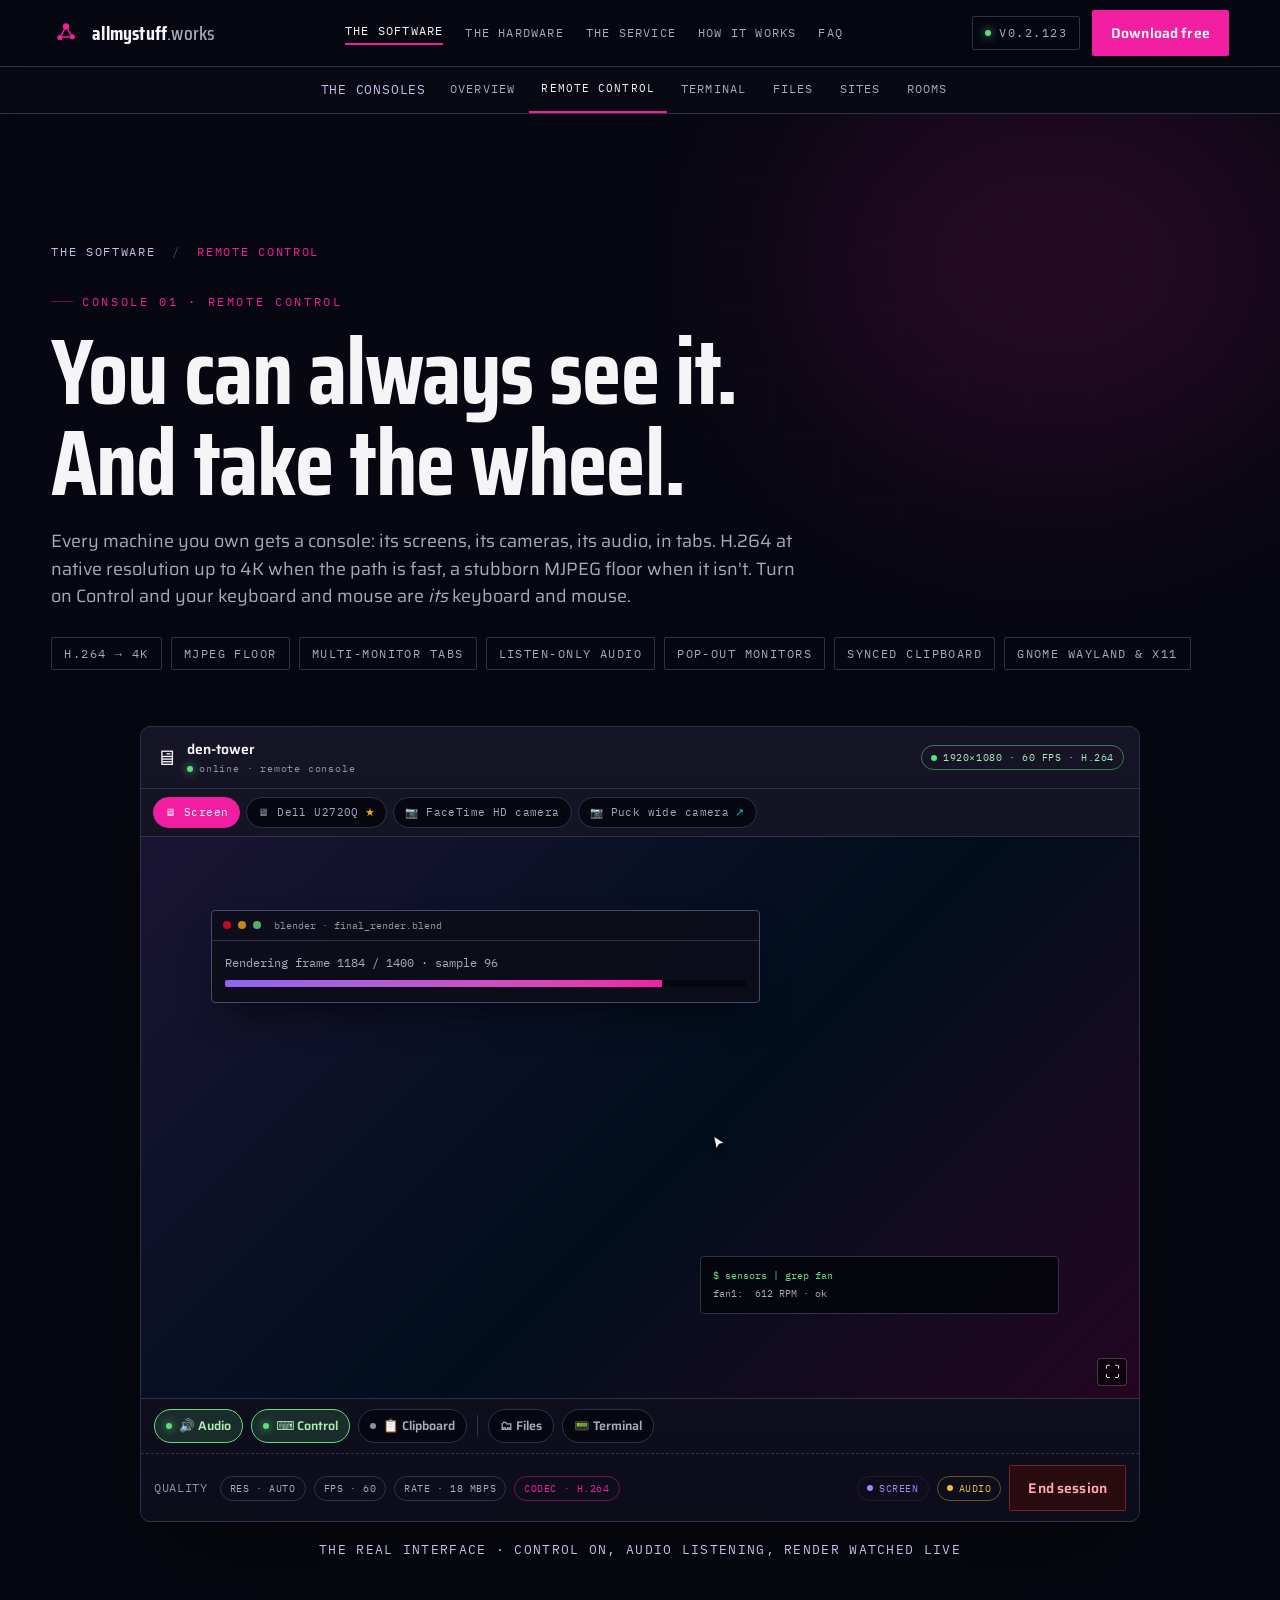
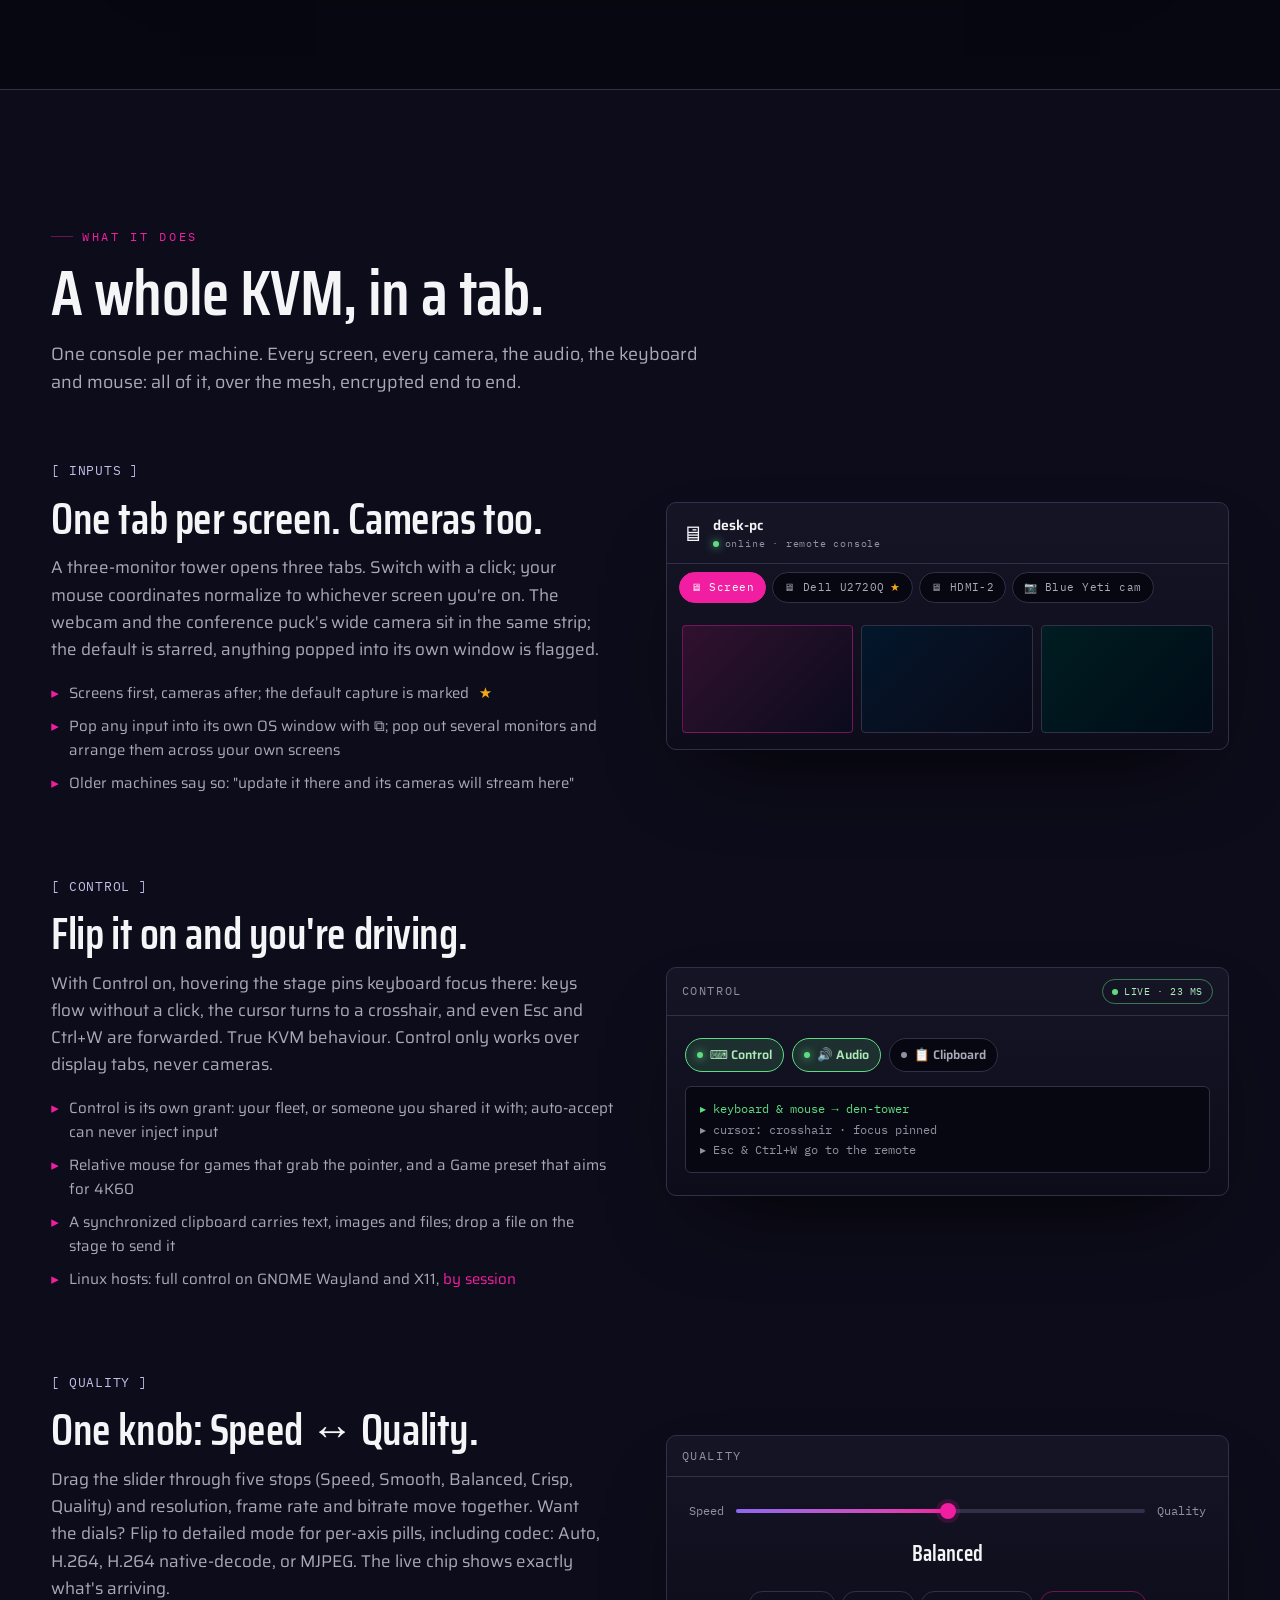
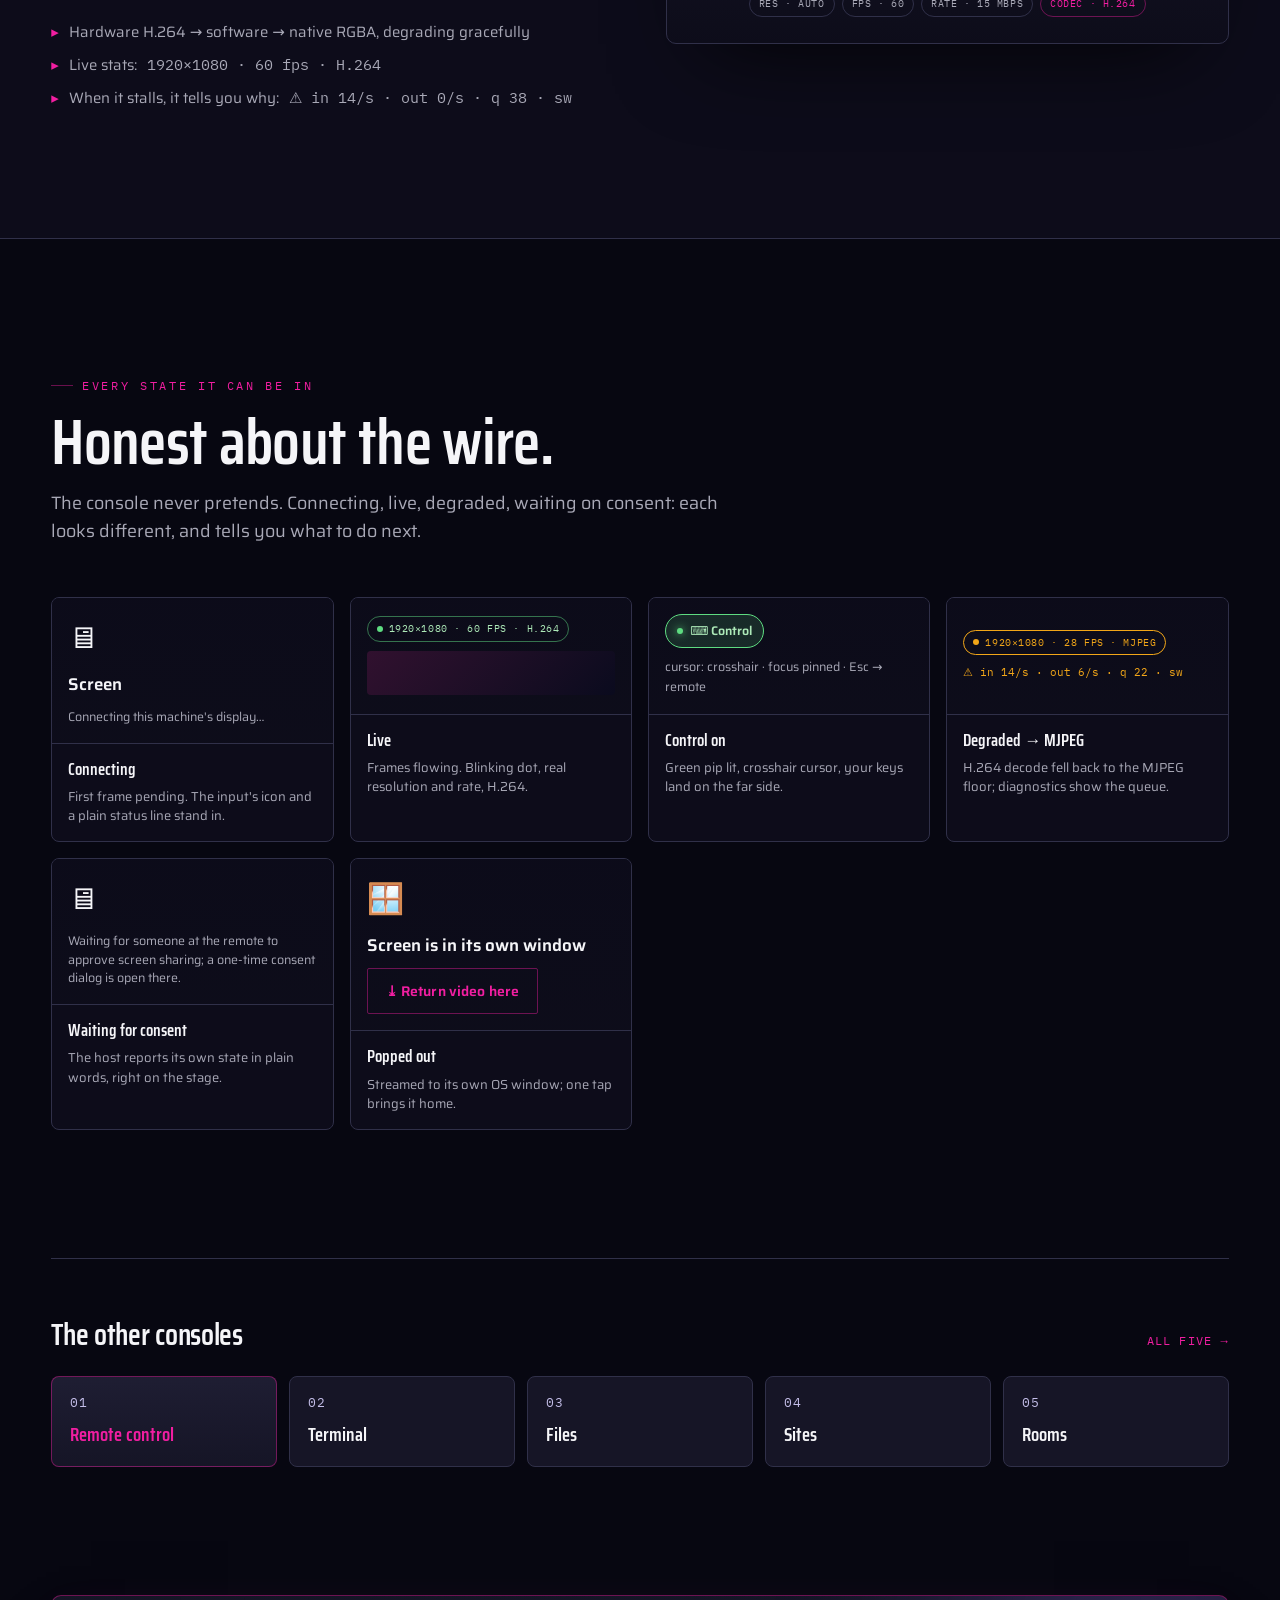
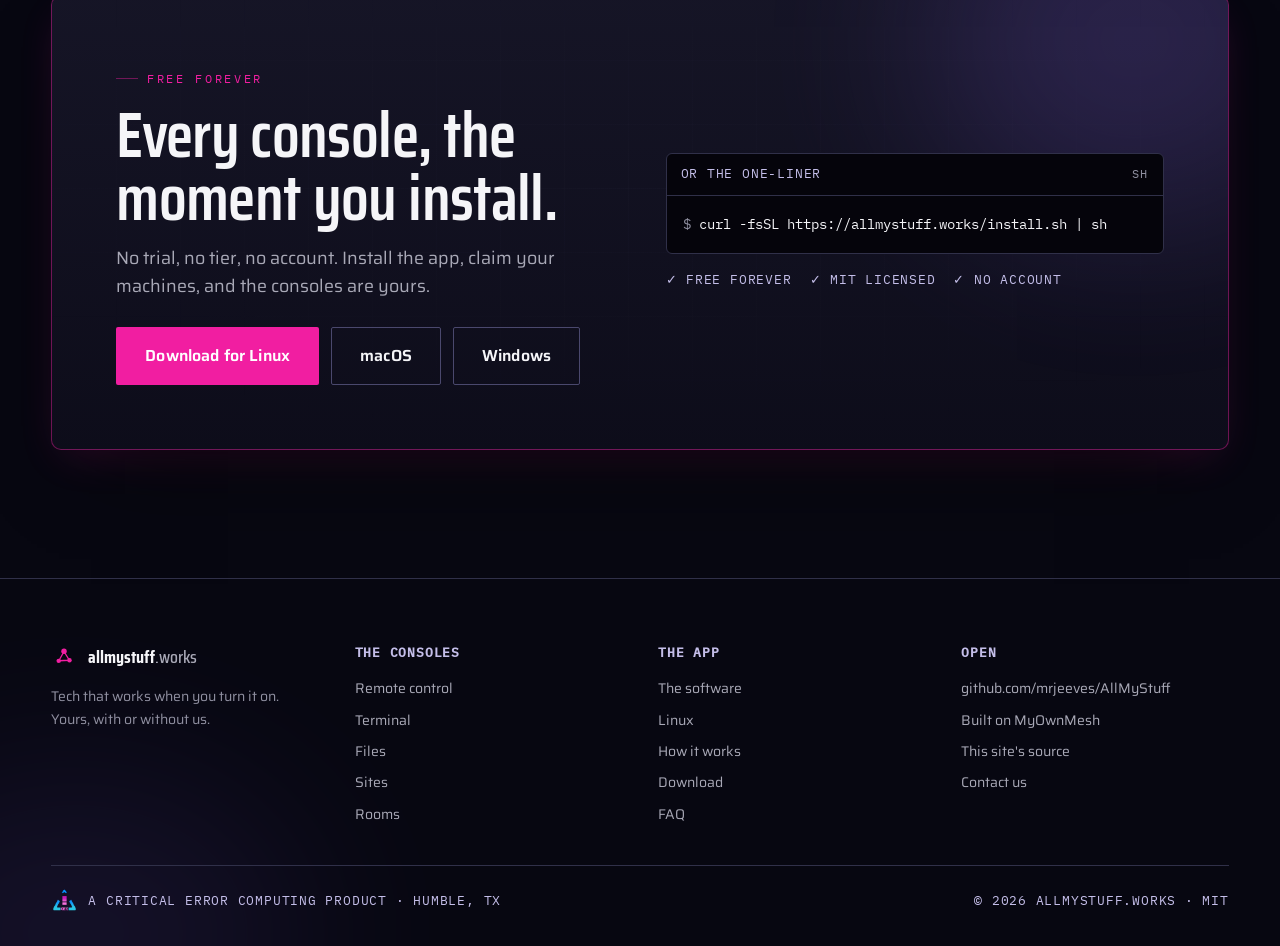
<file: software/consoles/remote-control/index.html>
<!DOCTYPE html>
<html lang="en">
<head>
<meta charset="utf-8">
<meta name="viewport" content="width=device-width, initial-scale=1">
<title>Remote Control console · see it, drive it · allmystuff.works</title>
<meta name="description" content="Every machine you own gets a console: its screens, cameras and audio in tabs. H.264 to 4K when the path is fast, a stubborn MJPEG floor when it isn't. Flip Control on and your keyboard and mouse become its keyboard and mouse.">
<meta name="theme-color" content="#070711">
<link rel="icon" type="image/svg+xml" href="../../../favicon.svg">
<link rel="icon" sizes="48x48 32x32 16x16" href="../../../favicon.ico">
<link rel="apple-touch-icon" href="../../../apple-touch-icon.png">
<meta property="og:type" content="website">
<meta property="og:title" content="Remote Control console · see it, drive it">
<meta property="og:description" content="Screens, cameras and audio in tabs. H.264 to 4K, MJPEG floor, multi-monitor, owner-gated control. The real interface, demonstrated.">
<meta property="og:url" content="https://allmystuff.works/software/consoles/remote-control/">
<meta property="og:image" content="https://allmystuff.works/og.png">
<link rel="stylesheet" href="../../../ds/cec/tokens/fonts.css">
<link rel="stylesheet" href="../../../ds/cec/tokens/colors.css">
<link rel="stylesheet" href="../../../ds/cec/tokens/typography.css">
<link rel="stylesheet" href="../../../ds/cec/tokens/spacing.css">
<link rel="stylesheet" href="../../../ds/cec/tokens/base.css">
<link rel="stylesheet" href="../../../ds/cec/styles.css">
<style>
  /* ── Console-showcase shared atoms ─────────────────────────────────
     Faithful renders of the app, drawn in the site's design tokens.
     Media-kind hues mirror the app's palette (audio amber, video violet,
     display magenta, input green, storage teal) so the chrome reads true. */
  body { margin: 0; background: oklch(0.135 0.022 285); }
  :root {
    --m-audio: oklch(0.82 0.15 90);
    --m-video: oklch(0.70 0.17 292);
    --m-display: var(--accent);
    --m-input: oklch(0.78 0.16 160);
    --m-storage: oklch(0.75 0.15 195);
  }
  @keyframes amsPulse { 0%, 100% { opacity: 0.55; } 50% { opacity: 1; } }
  @keyframes amsBlink { 0%, 49% { opacity: 1; } 50%, 100% { opacity: 0; } }
  @keyframes amsScan { 0% { transform: translateY(-100%); } 100% { transform: translateY(100%); } }
  @keyframes amsFlow { to { stroke-dashoffset: -30; } }

  /* App-faithful window chrome */
  .win { background: linear-gradient(180deg, var(--surface), var(--bg-2)); border: 1px solid var(--border); border-radius: 10px; overflow: hidden; box-shadow: 0 40px 90px -40px rgb(0 0 0 / 0.85); }
  .win-bar { display: flex; align-items: center; justify-content: space-between; gap: 12px; padding: 11px 15px; border-bottom: 1px solid var(--border); }
  .who { display: flex; align-items: center; gap: 10px; min-width: 0; }
  .who .ico { font-size: 21px; line-height: 1; }
  .who .nm { font-weight: 600; font-size: 14px; color: var(--text); white-space: nowrap; }
  .who .sub { font-family: var(--font-mono); font-size: 10px; letter-spacing: 0.08em; color: var(--faint); display: flex; align-items: center; gap: 6px; }
  .dot-on { width: 6px; height: 6px; border-radius: 50%; background: var(--ok); box-shadow: 0 0 8px var(--ok); }
  .winx { width: 26px; height: 26px; border-radius: 50%; display: grid; place-items: center; background: var(--surface-2); color: var(--dim); font-size: 12px; flex-shrink: 0; }

  /* tab strips */
  .tabrow { display: flex; gap: 6px; padding: 8px 12px; border-bottom: 1px solid var(--border); flex-wrap: wrap; }
  .tab { font-family: var(--font-mono); font-size: 10.5px; letter-spacing: 0.04em; padding: 6px 11px; border-radius: 999px; border: 1px solid var(--border); background: var(--bg); color: var(--dim); display: inline-flex; align-items: center; gap: 6px; white-space: nowrap; }
  .tab.on { background: var(--accent); border-color: var(--accent); color: #fff; }

  /* toggles + pills (console footer) */
  .ctl-row { display: flex; align-items: center; gap: 8px; flex-wrap: wrap; padding: 10px 13px; border-top: 1px solid var(--border); }
  .tgl { font-family: var(--font-body); font-size: 12.5px; font-weight: 600; padding: 6px 11px; border-radius: 999px; border: 1px solid var(--border); background: var(--bg); color: var(--dim); display: inline-flex; align-items: center; gap: 7px; }
  .tgl .pip { width: 6px; height: 6px; border-radius: 50%; background: var(--faint); }
  .tgl.on { background: oklch(0.80 0.17 150 / 0.15); border-color: var(--ok); color: oklch(0.88 0.09 150); }
  .tgl.on .pip { background: var(--ok); box-shadow: 0 0 8px var(--ok); }
  .qpill { font-family: var(--font-mono); font-size: 9.5px; letter-spacing: 0.06em; text-transform: uppercase; padding: 4px 9px; border: 1px solid var(--border); border-radius: 999px; color: var(--dim); }
  .qpill.tuned { border-color: var(--accent-line); color: var(--accent); }
  .stat { font-family: var(--font-mono); font-size: 9.5px; letter-spacing: 0.06em; text-transform: uppercase; display: inline-flex; align-items: center; gap: 6px; padding: 4px 9px; border-radius: 999px; }
  .stat.live { color: oklch(0.88 0.09 150); border: 1px solid oklch(0.80 0.17 150 / 0.5); }
  .stat .ld { width: 6px; height: 6px; border-radius: 50%; background: var(--ok); animation: amsBlink 1.6s steps(1) infinite; }

  /* state-gallery cards */
  .states { display: grid; grid-template-columns: repeat(auto-fit, minmax(min(280px, 100%), 1fr)); gap: 16px; }
  .scard { background: var(--bg-2); border: 1px solid var(--border); border-radius: 8px; overflow: hidden; display: flex; flex-direction: column; }
  .scard-vis { padding: 16px; min-height: 116px; display: flex; flex-direction: column; justify-content: center; gap: 9px; background: linear-gradient(180deg, oklch(0.16 0.03 285), var(--bg-2)); }
  .scard-cap { padding: 12px 16px 15px; border-top: 1px solid var(--border); }
  .scard-cap h4 { font-family: var(--font-display); font-size: 17px; font-weight: 600; margin-bottom: 4px; }
  .scard-cap p { font-size: 13px; color: var(--dim); line-height: 1.5; }

  /* feature list bullets */
  .flist { list-style: none; display: grid; gap: 9px; font-size: 15px; color: var(--dim); }
  .flist li { display: flex; gap: 10px; }
  .flist li::before { content: "▸"; color: var(--accent); }

  /* console switcher */
  .switch { display: grid; grid-template-columns: repeat(auto-fit, minmax(min(170px, 100%), 1fr)); gap: 12px; }
  .switch a { display: flex; flex-direction: column; gap: 6px; padding: 16px 18px; border: 1px solid var(--border); border-radius: 8px; background: var(--surface); transition: border-color var(--dur-base) ease, transform var(--dur-fast) ease; }
  .switch a:hover { border-color: var(--border-bright); transform: var(--lift); }
  .switch a.cur { border-color: var(--accent-line); background: linear-gradient(180deg, var(--surface-2), var(--surface)); }
  .switch .sn { font-family: var(--font-mono); font-size: 13px; letter-spacing: 0.06em; text-transform: uppercase; color: var(--label); }
  .switch .st { font-family: var(--font-display); font-size: 19px; font-weight: 600; }
  .switch a.cur .st { color: var(--accent); }
</style>
</head>
<body>
<div style="min-height: 100vh; background: var(--bg); color: var(--text); font-family: var(--font-body); overflow-x: clip;">

  <!-- ════════ NAV ════════ -->
  <nav style="position: sticky; top: 0; z-index: 50; background: oklch(0.135 0.022 285 / 0.74); backdrop-filter: blur(14px) saturate(1.2); border-bottom: 1px solid var(--border);">
    <div class="wrap" style="display: flex; align-items: center; justify-content: space-between; height: 66px; gap: 18px;">
      <a href="../../../" style="display: flex; align-items: center; gap: 11px;">
        <svg viewBox="0 0 256 256" aria-hidden="true" style="width: 30px; height: 30px; color: var(--accent);">
          <g stroke="currentColor" stroke-width="13" fill="none" stroke-linecap="round">
            <path d="M128 74 L77 165 M128 74 L181 160 M77 165 L181 160"></path>
          </g>
          <circle cx="128" cy="72" r="27" fill="currentColor"></circle>
          <circle cx="76" cy="166" r="22" fill="currentColor"></circle>
          <circle cx="182" cy="160" r="22" fill="currentColor"></circle>
        </svg>
        <span style="font-family: var(--font-display); font-weight: 700; font-size: 20px; letter-spacing: 0.01em;">allmystuff<span style="color: var(--dim); font-weight: 500;">.works</span></span>
      </a>
      <div style="display: flex; gap: 22px; align-items: center;">
        <a href="../../../software/" style="font-family: var(--font-mono); font-size: 12px; letter-spacing: 0.1em; text-transform: uppercase; color: var(--text); border-bottom: 2px solid var(--accent); padding-bottom: 2px;">The software</a>
        <a href="../../../hardware/" style="font-family: var(--font-mono); font-size: 12px; letter-spacing: 0.1em; text-transform: uppercase; color: var(--dim);">The hardware</a>
        <a href="../../../service/" style="font-family: var(--font-mono); font-size: 12px; letter-spacing: 0.1em; text-transform: uppercase; color: var(--dim);">The service</a>
        <a href="../../../layers/" style="font-family: var(--font-mono); font-size: 12px; letter-spacing: 0.1em; text-transform: uppercase; color: var(--dim);">How it works</a>
        <a href="../../../faq/" style="font-family: var(--font-mono); font-size: 12px; letter-spacing: 0.1em; text-transform: uppercase; color: var(--dim);">FAQ</a>
      </div>
      <div style="display: flex; gap: 12px; align-items: center;">
        <a class="chip" href="https://github.com/mrjeeves/AllMyStuff" title="View AllMyStuff on GitHub"><span class="dot"></span><span id="rel-version">v0.2.123</span></a>
        <a class="btn btn-primary btn-sm" href="../../../download/">Download free</a>
      </div>
    </div>
  </nav>

  <!-- ════════ CONSOLES SUBNAV · always visible on the console pages ════════ -->
  <nav aria-label="Console pages" style="position: sticky; top: 66px; z-index: 40; background: oklch(0.15 0.024 285 / 0.85); backdrop-filter: blur(12px) saturate(1.2); border-bottom: 1px solid var(--border);">
    <div class="wrap" style="display: flex; align-items: stretch; height: 46px; overflow-x: auto; scrollbar-width: none;">
      <div style="display: flex; align-items: stretch; gap: 2px; margin: 0 auto;">
      <span style="display: inline-flex; align-items: center; font-family: var(--font-mono); font-size: 13px; letter-spacing: 0.06em; text-transform: uppercase; color: var(--label); margin-right: 10px; flex-shrink: 0;">the consoles</span>
      <a href="../../" style="display: inline-flex; align-items: center; height: 100%; box-sizing: border-box; font-family: var(--font-mono); font-size: 12px; letter-spacing: 0.1em; text-transform: uppercase; padding: 0 12px; border-bottom: 2px solid transparent; white-space: nowrap; flex-shrink: 0; color: var(--dim);">Overview</a>
      <a href="./" aria-current="page" style="display: inline-flex; align-items: center; height: 100%; box-sizing: border-box; font-family: var(--font-mono); font-size: 11px; letter-spacing: 0.1em; text-transform: uppercase; padding: 0 12px; border-bottom: 2px solid transparent; white-space: nowrap; flex-shrink: 0; color: var(--text); border-bottom-color: var(--accent);">Remote control</a>
      <a href="../terminal/" style="display: inline-flex; align-items: center; height: 100%; box-sizing: border-box; font-family: var(--font-mono); font-size: 12px; letter-spacing: 0.1em; text-transform: uppercase; padding: 0 12px; border-bottom: 2px solid transparent; white-space: nowrap; flex-shrink: 0; color: var(--dim);">Terminal</a>
      <a href="../files/" style="display: inline-flex; align-items: center; height: 100%; box-sizing: border-box; font-family: var(--font-mono); font-size: 12px; letter-spacing: 0.1em; text-transform: uppercase; padding: 0 12px; border-bottom: 2px solid transparent; white-space: nowrap; flex-shrink: 0; color: var(--dim);">Files</a>
      <a href="../sites/" style="display: inline-flex; align-items: center; height: 100%; box-sizing: border-box; font-family: var(--font-mono); font-size: 12px; letter-spacing: 0.1em; text-transform: uppercase; padding: 0 12px; border-bottom: 2px solid transparent; white-space: nowrap; flex-shrink: 0; color: var(--dim);">Sites</a>
      <a href="../rooms/" style="display: inline-flex; align-items: center; height: 100%; box-sizing: border-box; font-family: var(--font-mono); font-size: 12px; letter-spacing: 0.1em; text-transform: uppercase; padding: 0 12px; border-bottom: 2px solid transparent; white-space: nowrap; flex-shrink: 0; color: var(--dim);">Rooms</a>
      </div>
    </div>
  </nav>


  <!-- ════════ HERO ════════ -->
  <section class="section" style="padding-bottom: clamp(40px, 5vw, 56px); position: relative; overflow: hidden;">
    <div class="grid-bg"></div>
    <div class="glow" style="width: 520px; height: 420px; left: 62%; top: -10%; background: var(--accent); opacity: 0.12;"></div>
    <div class="wrap" style="position: relative; z-index: 2;">
      <div style="font-family: var(--font-mono); font-size: 12px; letter-spacing: 0.14em; text-transform: uppercase; color: var(--faint); margin-bottom: 22px;">
        <a href="../../../software/" style="color: var(--label);">The software</a>
        <span style="color: var(--border-bright); margin: 0 8px;">/</span>
        <span style="color: var(--accent);">Remote control</span>
      </div>
      <div style="max-width: 880px;">
        <span class="eyebrow">Console 01 · Remote control</span>
        <h1 class="display-xl" style="margin: 16px 0 20px;">You can always see it.<br>And take the wheel.</h1>
        <p class="lede" style="max-width: 64ch;">Every machine you own gets a console: its screens, its cameras, its audio, in tabs. H.264 at native resolution up to 4K when the path is fast, a stubborn MJPEG floor when it isn't. Turn on Control and your keyboard and mouse are <em>its</em> keyboard and mouse.</p>
      </div>
      <div style="display: flex; gap: 9px; flex-wrap: wrap; margin-top: 26px;">
        <span class="chip">H.264 → 4K</span>
        <span class="chip">MJPEG floor</span>
        <span class="chip">Multi-monitor tabs</span>
        <span class="chip">Listen-only audio</span>
        <span class="chip">Pop-out monitors</span>
        <span class="chip">Synced clipboard</span>
        <span class="chip">GNOME Wayland &amp; X11</span>
      </div>
    </div>
  </section>

  <!-- ════════ THE CONSOLE, LIVE (primary mockup) ════════ -->
  <section class="section" style="padding-top: 0;">
    <div class="wrap">
      <div class="win" style="max-width: 1000px; margin: 0 auto;">
        <!-- header -->
        <div class="win-bar">
          <div class="who">
            <span class="ico">🖥</span>
            <div style="min-width: 0;">
              <div class="nm">den-tower</div>
              <div class="sub"><span class="dot-on"></span>online · remote console</div>
            </div>
          </div>
          <span class="stat live" title="Live stream · frame size · rate"><span class="ld"></span>1920×1080 · 60 fps · H.264</span>
        </div>
        <!-- input tabs -->
        <div class="tabrow">
          <span class="tab on">🖥 Screen</span>
          <span class="tab">🖥 Dell U2720Q <span style="color: var(--warn);" title="Default input">★</span></span>
          <span class="tab">📷 FaceTime HD camera</span>
          <span class="tab">📷 Puck wide camera <span style="color: var(--glitch-cyan);" title="In its own window">↗</span></span>
        </div>
        <!-- video stage -->
        <div style="position: relative; aspect-ratio: 16 / 9; background: linear-gradient(135deg, oklch(0.22 0.06 290), oklch(0.16 0.04 250) 55%, oklch(0.19 0.07 330)); overflow: hidden; cursor: crosshair;">
          <div style="position: absolute; inset: 0; background: repeating-linear-gradient(to bottom, transparent 0 3px, rgb(0 0 0 / 0.07) 3px 4px);"></div>
          <div style="position: absolute; inset: -100% 0 auto 0; height: 100%; background: linear-gradient(to bottom, transparent, rgb(255 255 255 / 0.04), transparent); animation: amsScan 7s linear infinite;"></div>
          <!-- a faux desktop window -->
          <div style="position: absolute; left: 7%; top: 13%; width: 55%; background: oklch(0.17 0.025 285 / 0.92); border: 1px solid var(--border-bright); border-radius: 4px; box-shadow: 0 18px 40px -16px rgb(0 0 0 / 0.8);">
            <div style="display: flex; align-items: center; gap: 7px; padding: 7px 11px; border-bottom: 1px solid var(--border);">
              <span style="width: 8px; height: 8px; border-radius: 50%; background: var(--g-red); opacity: 0.8;"></span>
              <span style="width: 8px; height: 8px; border-radius: 50%; background: var(--warn); opacity: 0.8;"></span>
              <span style="width: 8px; height: 8px; border-radius: 50%; background: var(--ok); opacity: 0.8;"></span>
              <span style="font-family: var(--font-mono); font-size: 9.5px; color: var(--faint); margin-left: 6px;">blender · final_render.blend</span>
            </div>
            <div style="padding: 13px 13px 15px;">
              <div style="font-family: var(--font-mono); font-size: 11.5px; color: var(--dim); margin-bottom: 8px;">Rendering frame 1184 / 1400 · sample 96</div>
              <div style="height: 7px; background: var(--bg); border-radius: 2px; overflow: hidden;"><div style="width: 84%; height: 100%; background: linear-gradient(90deg, var(--violet), var(--accent));"></div></div>
            </div>
          </div>
          <div style="position: absolute; right: 8%; bottom: 15%; width: 36%; background: oklch(0.12 0.02 285 / 0.94); border: 1px solid var(--border); border-radius: 4px; padding: 10px 12px;">
            <div style="font-family: var(--font-mono); font-size: 10px; line-height: 1.8; color: var(--ok);">$ sensors | grep fan<br><span style="color: var(--dim);">fan1: &nbsp;612 RPM · ok</span></div>
          </div>
          <!-- forwarded cursor -->
          <svg viewBox="0 0 24 24" style="position: absolute; left: 57%; top: 53%; width: 18px; height: 18px; filter: drop-shadow(0 2px 4px rgb(0 0 0 / 0.8));" aria-hidden="true"><path d="M5 3 L19 12 L12 13.5 L8.5 20 Z" fill="white" stroke="black" stroke-width="1"></path></svg>
          <!-- fullscreen corner -->
          <span style="position: absolute; right: 12px; bottom: 12px; width: 30px; height: 28px; border-radius: 4px; display: grid; place-items: center; background: rgb(0 0 0 / 0.55); border: 1px solid rgb(255 255 255 / 0.22); color: #fff; font-size: 15px;" title="Fullscreen">⛶</span>
        </div>
        <!-- controls footer -->
        <div class="ctl-row">
          <span class="tgl on" title="Play that machine's audio on this machine (listen-only; nothing is sent back)"><span class="pip"></span>🔊 Audio</span>
          <span class="tgl on" title="Send this machine's keyboard &amp; mouse to the remote"><span class="pip"></span>⌨️ Control</span>
          <span class="tgl" title="Share clipboard on paste"><span class="pip"></span>📋 Clipboard</span>
          <span style="width: 1px; height: 22px; background: var(--border); margin: 0 2px;"></span>
          <span class="tgl" title="Browse this machine's files over the mesh">🗂 Files</span>
          <span class="tgl" title="Open a shell on this machine over the mesh">📟 Terminal</span>
        </div>
        <div class="ctl-row" style="border-top: 1px dashed var(--border); padding-top: 11px;">
          <span style="font-family: var(--font-mono); font-size: 11.5px; letter-spacing: 0.06em; text-transform: uppercase; color: var(--faint); margin-right: 4px;">Quality</span>
          <span class="qpill">Res · Auto</span>
          <span class="qpill">FPS · 60</span>
          <span class="qpill">Rate · 18 Mbps</span>
          <span class="qpill tuned">Codec · H.264</span>
          <span style="flex: 1;"></span>
          <span class="stat" style="color: var(--m-video); border: 1px solid var(--violet-soft);"><span style="width:6px;height:6px;border-radius:50%;background:var(--m-video);"></span>Screen</span>
          <span class="stat" style="color: var(--m-audio); border: 1px solid oklch(0.82 0.15 90 / 0.4);"><span style="width:6px;height:6px;border-radius:50%;background:var(--m-audio);"></span>Audio</span>
          <span class="btn btn-sm" style="background: oklch(0.2 0.05 14); border: 1px solid oklch(0.38 0.11 14); color: oklch(0.82 0.1 14);">End session</span>
        </div>
      </div>
      <p style="text-align: center; font-family: var(--font-mono); font-size: 13px; letter-spacing: 0.1em; text-transform: uppercase; color: var(--label); margin-top: 18px;">The real interface · control on, audio listening, render watched live</p>
    </div>
  </section>

  <!-- ════════ FEATURES ════════ -->
  <section class="section" style="background: var(--bg-2); border-top: 1px solid var(--border); border-bottom: 1px solid var(--border);">
    <div class="wrap">
      <div style="max-width: 820px; margin-bottom: clamp(40px, 5vw, 60px);">
        <span class="eyebrow">What it does</span>
        <h2 class="display-l" style="margin: 16px 0 16px;">A whole KVM, in a tab.</h2>
        <p class="lede">One console per machine. Every screen, every camera, the audio, the keyboard and mouse: all of it, over the mesh, encrypted end to end.</p>
      </div>

      <!-- F1 multi-monitor -->
      <div style="display: grid; grid-template-columns: repeat(auto-fit, minmax(min(380px, 100%), 1fr)); gap: clamp(28px, 4vw, 56px); align-items: center; margin-bottom: clamp(48px, 6vw, 80px);">
        <div>
          <span style="font-family: var(--font-mono); font-size: 13px; letter-spacing: 0.06em; text-transform: uppercase; color: var(--label);">[ inputs ]</span>
          <h3 class="display-m" style="margin: 14px 0 14px;">One tab per screen. Cameras too.</h3>
          <p style="color: var(--dim); line-height: 1.6; max-width: 50ch; margin-bottom: 18px;">A three-monitor tower opens three tabs. Switch with a click; your mouse coordinates normalize to whichever screen you're on. The webcam and the conference puck's wide camera sit in the same strip; the default is starred, anything popped into its own window is flagged.</p>
          <ul class="flist">
            <li>Screens first, cameras after; the default capture is marked <span style="color: var(--warn);">★</span></li>
            <li><span>Pop any input into its own OS window with <span class="mono">⧉</span>; pop out several monitors and arrange them across your own screens</span></li>
            <li>Older machines say so: "update it there and its cameras will stream here"</li>
          </ul>
        </div>
        <div class="win">
          <div class="win-bar"><div class="who"><span class="ico">🖥</span><div><div class="nm">desk-pc</div><div class="sub"><span class="dot-on"></span>online · remote console</div></div></div></div>
          <div class="tabrow" style="border-bottom: none;">
            <span class="tab on">🖥 Screen</span>
            <span class="tab">🖥 Dell U2720Q <span style="color: var(--warn);">★</span></span>
            <span class="tab">🖥 HDMI-2</span>
            <span class="tab">📷 Blue Yeti cam</span>
          </div>
          <div style="padding: 14px 15px 16px; display: grid; grid-template-columns: 1fr 1fr 1fr; gap: 8px;">
            <div style="aspect-ratio: 16/10; border-radius: 4px; background: linear-gradient(135deg, oklch(0.24 0.07 330), oklch(0.16 0.04 280)); border: 1px solid var(--accent-line);"></div>
            <div style="aspect-ratio: 16/10; border-radius: 4px; background: linear-gradient(135deg, oklch(0.2 0.05 250), oklch(0.15 0.03 280)); border: 1px solid var(--border);"></div>
            <div style="aspect-ratio: 16/10; border-radius: 4px; background: linear-gradient(135deg, oklch(0.2 0.06 200), oklch(0.15 0.03 250)); border: 1px solid var(--border);"></div>
          </div>
        </div>
      </div>

      <!-- F2 control -->
      <div style="display: grid; grid-template-columns: repeat(auto-fit, minmax(min(380px, 100%), 1fr)); gap: clamp(28px, 4vw, 56px); align-items: center; margin-bottom: clamp(48px, 6vw, 80px);">
        <div class="win" style="order: 2;">
          <div class="win-bar"><span style="font-family: var(--font-mono); font-size: 11.5px; letter-spacing: 0.14em; text-transform: uppercase; color: var(--faint);">control</span><span class="stat live"><span class="ld"></span>live · 23 ms</span></div>
          <div style="padding: 22px 18px; display: grid; gap: 14px;">
            <div class="ctl-row" style="border: none; padding: 0;">
              <span class="tgl on"><span class="pip"></span>⌨️ Control</span>
              <span class="tgl on"><span class="pip"></span>🔊 Audio</span>
              <span class="tgl"><span class="pip"></span>📋 Clipboard</span>
            </div>
            <div style="font-family: var(--font-mono); font-size: 12px; color: var(--dim); line-height: 1.7; background: var(--bg); border: 1px solid var(--border); border-radius: 6px; padding: 12px 14px;">
              <div style="color: var(--ok);">▸ keyboard &amp; mouse → den-tower</div>
              <div style="color: var(--faint);">▸ cursor: crosshair · focus pinned</div>
              <div style="color: var(--faint);">▸ Esc &amp; Ctrl+W go to the remote</div>
            </div>
          </div>
        </div>
        <div style="order: 1;">
          <span style="font-family: var(--font-mono); font-size: 13px; letter-spacing: 0.06em; text-transform: uppercase; color: var(--label);">[ control ]</span>
          <h3 class="display-m" style="margin: 14px 0 14px;">Flip it on and you're driving.</h3>
          <p style="color: var(--dim); line-height: 1.6; max-width: 50ch; margin-bottom: 18px;">With Control on, hovering the stage pins keyboard focus there: keys flow without a click, the cursor turns to a crosshair, and even Esc and Ctrl+W are forwarded. True KVM behaviour. Control only works over display tabs, never cameras.</p>
          <ul class="flist">
            <li>Control is its own grant: your fleet, or someone you shared it with; auto-accept can never inject input</li>
            <li>Relative mouse for games that grab the pointer, and a Game preset that aims for 4K60</li>
            <li>A synchronized clipboard carries text, images and files; drop a file on the stage to send it</li>
            <li><span>Linux hosts: full control on GNOME Wayland and X11, <a href="../../../linux/" style="color: var(--accent);">by session</a></span></li>
          </ul>
        </div>
      </div>

      <!-- F3 quality -->
      <div style="display: grid; grid-template-columns: repeat(auto-fit, minmax(min(380px, 100%), 1fr)); gap: clamp(28px, 4vw, 56px); align-items: center;">
        <div>
          <span style="font-family: var(--font-mono); font-size: 13px; letter-spacing: 0.06em; text-transform: uppercase; color: var(--label);">[ quality ]</span>
          <h3 class="display-m" style="margin: 14px 0 14px;">One knob: Speed ↔ Quality.</h3>
          <p style="color: var(--dim); line-height: 1.6; max-width: 50ch; margin-bottom: 18px;">Drag the slider through five stops (Speed, Smooth, Balanced, Crisp, Quality) and resolution, frame rate and bitrate move together. Want the dials? Flip to detailed mode for per-axis pills, including codec: Auto, H.264, H.264 native-decode, or MJPEG. The live chip shows exactly what's arriving.</p>
          <ul class="flist">
            <li>Hardware H.264 → software → native RGBA, degrading gracefully</li>
            <li>Live stats: <span class="mono">1920×1080 · 60 fps · H.264</span></li>
            <li>When it stalls, it tells you why: <span class="mono">⚠ in 14/s · out 0/s · q 38 · sw</span></li>
          </ul>
        </div>
        <div class="win">
          <div class="win-bar"><span style="font-family: var(--font-mono); font-size: 11.5px; letter-spacing: 0.14em; text-transform: uppercase; color: var(--faint);">quality</span></div>
          <div style="padding: 24px 22px 26px;">
            <div style="display: flex; align-items: center; gap: 12px; margin-bottom: 16px;">
              <span style="font-family: var(--font-mono); font-size: 12px; color: var(--faint);">Speed</span>
              <div style="flex: 1; height: 4px; background: var(--border); border-radius: 999px; position: relative;">
                <div style="position: absolute; left: 0; width: 52%; height: 100%; background: linear-gradient(90deg, var(--violet), var(--accent)); border-radius: 999px;"></div>
                <div style="position: absolute; left: 52%; top: 50%; transform: translate(-50%,-50%); width: 16px; height: 16px; border-radius: 50%; background: var(--accent); box-shadow: 0 0 0 4px var(--accent-soft);"></div>
              </div>
              <span style="font-family: var(--font-mono); font-size: 12px; color: var(--faint);">Quality</span>
            </div>
            <div style="text-align: center; font-family: var(--font-display); font-size: 22px; font-weight: 600; color: var(--text); margin-bottom: 20px;">Balanced</div>
            <div style="display: flex; gap: 7px; flex-wrap: wrap; justify-content: center;">
              <span class="qpill">Res · Auto</span>
              <span class="qpill">FPS · 60</span>
              <span class="qpill">Rate · 15 Mbps</span>
              <span class="qpill tuned">Codec · H.264</span>
            </div>
          </div>
        </div>
      </div>
    </div>
  </section>

  <!-- ════════ STATES ════════ -->
  <section class="section">
    <div class="wrap">
      <div style="max-width: 820px; margin-bottom: clamp(36px, 4vw, 52px);">
        <span class="eyebrow">Every state it can be in</span>
        <h2 class="display-l" style="margin: 16px 0 16px;">Honest about the wire.</h2>
        <p class="lede">The console never pretends. Connecting, live, degraded, waiting on consent: each looks different, and tells you what to do next.</p>
      </div>
      <div class="states">
        <div class="scard">
          <div class="scard-vis">
            <div style="font-size: 30px;">🖥</div>
            <div style="font-weight: 600;">Screen</div>
            <div style="font-size: 12.5px; color: var(--dim);">Connecting this machine's display…</div>
          </div>
          <div class="scard-cap"><h4>Connecting</h4><p>First frame pending. The input's icon and a plain status line stand in.</p></div>
        </div>
        <div class="scard">
          <div class="scard-vis">
            <span class="stat live" style="align-self: start;"><span class="ld"></span>1920×1080 · 60 fps · H.264</span>
            <div style="height: 44px; border-radius: 4px; background: linear-gradient(135deg, oklch(0.24 0.07 330), oklch(0.16 0.04 280));"></div>
          </div>
          <div class="scard-cap"><h4>Live</h4><p>Frames flowing. Blinking dot, real resolution and rate, H.264.</p></div>
        </div>
        <div class="scard">
          <div class="scard-vis">
            <span class="tgl on" style="align-self: start;"><span class="pip"></span>⌨️ Control</span>
            <div style="font-size: 12.5px; color: var(--dim);">cursor: crosshair · focus pinned · Esc → remote</div>
          </div>
          <div class="scard-cap"><h4>Control on</h4><p>Green pip lit, crosshair cursor, your keys land on the far side.</p></div>
        </div>
        <div class="scard">
          <div class="scard-vis">
            <span class="stat" style="align-self: start; color: var(--warn); border: 1px solid var(--warn);"><span style="width:6px;height:6px;border-radius:50%;background:var(--warn);"></span>1920×1080 · 28 fps · MJPEG</span>
            <div style="font-family: var(--font-mono); font-size: 11px; color: var(--warn);">⚠ in 14/s · out 6/s · q 22 · sw</div>
          </div>
          <div class="scard-cap"><h4>Degraded → MJPEG</h4><p>H.264 decode fell back to the MJPEG floor; diagnostics show the queue.</p></div>
        </div>
        <div class="scard">
          <div class="scard-vis">
            <div style="font-size: 30px;">🖥</div>
            <div style="font-size: 12.5px; color: var(--dim); line-height: 1.5;">Waiting for someone at the remote to approve screen sharing; a one-time consent dialog is open there.</div>
          </div>
          <div class="scard-cap"><h4>Waiting for consent</h4><p>The host reports its own state in plain words, right on the stage.</p></div>
        </div>
        <div class="scard">
          <div class="scard-vis">
            <div style="font-size: 30px;">🪟</div>
            <div style="font-weight: 600;">Screen is in its own window</div>
            <span class="btn btn-sm btn-ghost" style="align-self: start; border-color: var(--accent-line); color: var(--accent);">⤓ Return video here</span>
          </div>
          <div class="scard-cap"><h4>Popped out</h4><p>Streamed to its own OS window; one tap brings it home.</p></div>
        </div>
      </div>
    </div>
  </section>

  <!-- ════════ CONSOLE SWITCHER ════════ -->
  <section class="section" style="padding-top: 0;">
    <div class="wrap">
      <div style="border-top: 1px solid var(--border); padding-top: clamp(40px, 5vw, 56px);">
        <div style="display: flex; align-items: baseline; justify-content: space-between; gap: 16px; flex-wrap: wrap; margin-bottom: 22px;">
          <h2 class="display-s">The other consoles</h2>
          <a href="../" style="font-family: var(--font-mono); font-size: 12px; letter-spacing: 0.1em; text-transform: uppercase; color: var(--accent);">All five →</a>
        </div>
        <div class="switch">
          <a class="cur" href="../remote-control/"><span class="sn">01</span><span class="st">Remote control</span></a>
          <a href="../terminal/"><span class="sn">02</span><span class="st">Terminal</span></a>
          <a href="../files/"><span class="sn">03</span><span class="st">Files</span></a>
          <a href="../sites/"><span class="sn">04</span><span class="st">Sites</span></a>
          <a href="../rooms/"><span class="sn">05</span><span class="st">Rooms</span></a>
        </div>
      </div>
    </div>
  </section>

  <!-- ════════ DOWNLOAD CTA ════════ -->
  <section class="section" style="padding-top: 0;">
    <div class="wrap">
      <div style="position: relative; background: linear-gradient(180deg, var(--surface), var(--bg-2)); border: 1px solid var(--accent-line); border-radius: 10px; padding: clamp(36px, 5vw, 64px); overflow: hidden; box-shadow: 0 40px 90px -40px rgb(0 0 0 / 0.8), 0 14px 40px -12px oklch(0.64 0.255 350 / 0.2);">
        <div class="grid-bg" style="opacity: 0.8;"></div>
        <div class="glow" style="width: 420px; height: 360px; right: -10%; top: -30%; background: var(--violet); opacity: 0.18;"></div>
        <div style="position: relative; display: grid; grid-template-columns: repeat(auto-fit, minmax(min(380px, 100%), 1fr)); gap: clamp(32px, 4vw, 56px); align-items: center;">
          <div>
            <span class="eyebrow">Free forever</span>
            <h2 class="display-l" style="margin: 16px 0 16px;">Every console, the moment you install.</h2>
            <p class="lede" style="margin-bottom: 26px;">No trial, no tier, no account. Install the app, claim your machines, and the consoles are yours.</p>
            <div style="display: flex; gap: 12px; flex-wrap: wrap;">
              <a class="btn btn-primary" href="../../../download/">Download for Linux</a>
              <a class="btn btn-ghost" href="../../../download/">macOS</a>
              <a class="btn btn-ghost" href="../../../download/">Windows</a>
            </div>
          </div>
          <div>
            <div style="background: oklch(0.115 0.018 285); border: 1px solid var(--border); border-radius: 6px; overflow: hidden;">
              <div style="display: flex; align-items: center; justify-content: space-between; padding: 10px 14px; border-bottom: 1px solid var(--border);">
                <span style="font-family: var(--font-mono); font-size: 13px; letter-spacing: 0.06em; text-transform: uppercase; color: var(--label);">or the one-liner</span>
                <span style="font-family: var(--font-mono); font-size: 11.5px; letter-spacing: 0.14em; text-transform: uppercase; color: var(--faint);">sh</span>
              </div>
              <div style="padding: 18px 16px; font-family: var(--font-mono); font-size: 13.5px; color: var(--text); overflow-x: auto; white-space: nowrap;"><span style="color: var(--faint);">$</span> curl -fsSL https://allmystuff.works/install.sh | sh</div>
            </div>
            <div style="display: flex; gap: 18px; flex-wrap: wrap; margin-top: 16px;">
              <span style="font-family: var(--font-mono); font-size: 13px; letter-spacing: 0.06em; text-transform: uppercase; color: var(--label);">✓ free forever</span>
              <span style="font-family: var(--font-mono); font-size: 13px; letter-spacing: 0.06em; text-transform: uppercase; color: var(--label);">✓ mit licensed</span>
              <span style="font-family: var(--font-mono); font-size: 13px; letter-spacing: 0.06em; text-transform: uppercase; color: var(--label);">✓ no account</span>
            </div>
          </div>
        </div>
      </div>
    </div>
  </section>

  <!-- ════════ FOOTER ════════ -->
  <footer style="border-top: 1px solid var(--border); padding: clamp(40px, 5vw, 64px) 0 32px; position: relative; overflow: hidden;">
    <div class="glow" style="width: 460px; height: 320px; left: -12%; bottom: -40%; background: var(--violet); opacity: 0.1;"></div>
    <div class="wrap" style="position: relative;">
      <div style="display: grid; grid-template-columns: repeat(auto-fit, minmax(min(240px, 100%), 1fr)); gap: 36px; margin-bottom: 40px;">
        <div>
          <div style="display: flex; align-items: center; gap: 11px; margin-bottom: 14px;">
            <svg viewBox="0 0 256 256" aria-hidden="true" style="width: 26px; height: 26px; color: var(--accent);">
              <g stroke="currentColor" stroke-width="13" fill="none" stroke-linecap="round">
                <path d="M128 74 L77 165 M128 74 L181 160 M77 165 L181 160"></path>
              </g>
              <circle cx="128" cy="72" r="27" fill="currentColor"></circle>
              <circle cx="76" cy="166" r="22" fill="currentColor"></circle>
              <circle cx="182" cy="160" r="22" fill="currentColor"></circle>
            </svg>
            <span style="font-family: var(--font-display); font-weight: 700; font-size: 18px;">allmystuff<span style="color: var(--dim); font-weight: 500;">.works</span></span>
          </div>
          <p style="font-size: 14px; color: var(--faint); max-width: 32ch; line-height: 1.6;">Tech that works when you turn it on. Yours, with or without us.</p>
        </div>
        <div>
          <h4 style="font-family: var(--font-mono); font-size: 13px; letter-spacing: 0.06em; text-transform: uppercase; color: var(--label); margin-bottom: 14px;">The consoles</h4>
          <ul style="list-style: none; display: grid; gap: 9px; font-size: 14px; color: var(--dim);">
            <li><a href="../remote-control/">Remote control</a></li>
            <li><a href="../terminal/">Terminal</a></li>
            <li><a href="../files/">Files</a></li>
            <li><a href="../sites/">Sites</a></li>
            <li><a href="../rooms/">Rooms</a></li>
          </ul>
        </div>
        <div>
          <h4 style="font-family: var(--font-mono); font-size: 13px; letter-spacing: 0.06em; text-transform: uppercase; color: var(--label); margin-bottom: 14px;">The app</h4>
          <ul style="list-style: none; display: grid; gap: 9px; font-size: 14px; color: var(--dim);">
            <li><a href="../../../software/">The software</a></li>
            <li><a href="../../../linux/">Linux</a></li>
            <li><a href="../../../layers/">How it works</a></li>
            <li><a href="../../../download/">Download</a></li>
            <li><a href="../../../faq/">FAQ</a></li>
          </ul>
        </div>
        <div>
          <h4 style="font-family: var(--font-mono); font-size: 13px; letter-spacing: 0.06em; text-transform: uppercase; color: var(--label); margin-bottom: 14px;">Open</h4>
          <ul style="list-style: none; display: grid; gap: 9px; font-size: 14px; color: var(--dim);">
            <li><a href="https://github.com/mrjeeves/AllMyStuff">github.com/mrjeeves/AllMyStuff</a></li>
            <li><a href="https://myownmesh.net">Built on MyOwnMesh</a></li>
            <li><a href="https://github.com/mrjeeves/allmystuff.works">This site's source</a></li>
            <li><a href="https://www.criticalerrorcomputing.com/pages/contact">Contact us</a></li>
          </ul>
        </div>
      </div>
      <div style="display: flex; align-items: center; justify-content: space-between; gap: 16px; flex-wrap: wrap; padding-top: 22px; border-top: 1px solid var(--border);">
        <div style="display: flex; align-items: center; gap: 10px;">
          <img src="../../../assets/cec-logo.png" alt="Critical Error Computing" style="height: 26px; width: auto;">
          <span style="font-family: var(--font-mono); font-size: 13px; letter-spacing: 0.06em; text-transform: uppercase; color: var(--label);">A Critical Error Computing product · Humble, TX</span>
        </div>
        <span style="font-family: var(--font-mono); font-size: 13px; letter-spacing: 0.06em; text-transform: uppercase; color: var(--label);">© 2026 allmystuff.works · MIT</span>
      </div>
    </div>
  </footer>
</div>

<script>
(function () {
  "use strict";
  fetch("https://api.github.com/repos/mrjeeves/AllMyStuff/releases/latest")
    .then(function (r) { if (!r.ok) throw new Error(r.status); return r.json(); })
    .then(function (rel) {
      var v = document.getElementById("rel-version");
      if (v && rel.tag_name) v.textContent = rel.tag_name[0] === "v" ? rel.tag_name : "v" + rel.tag_name;
    })
    .catch(function () {});
})();
</script>
<script>
(function () {
  // Keep the active console tab in view when the subnav overflows (phones).
  var bar = document.querySelector('nav[aria-label="Console pages"] .wrap');
  var on = bar && bar.querySelector('[aria-current="page"]');
  if (bar && on) bar.scrollLeft = Math.max(0, on.offsetLeft - 90);
})();
</script>
</body>
</html>
</file>
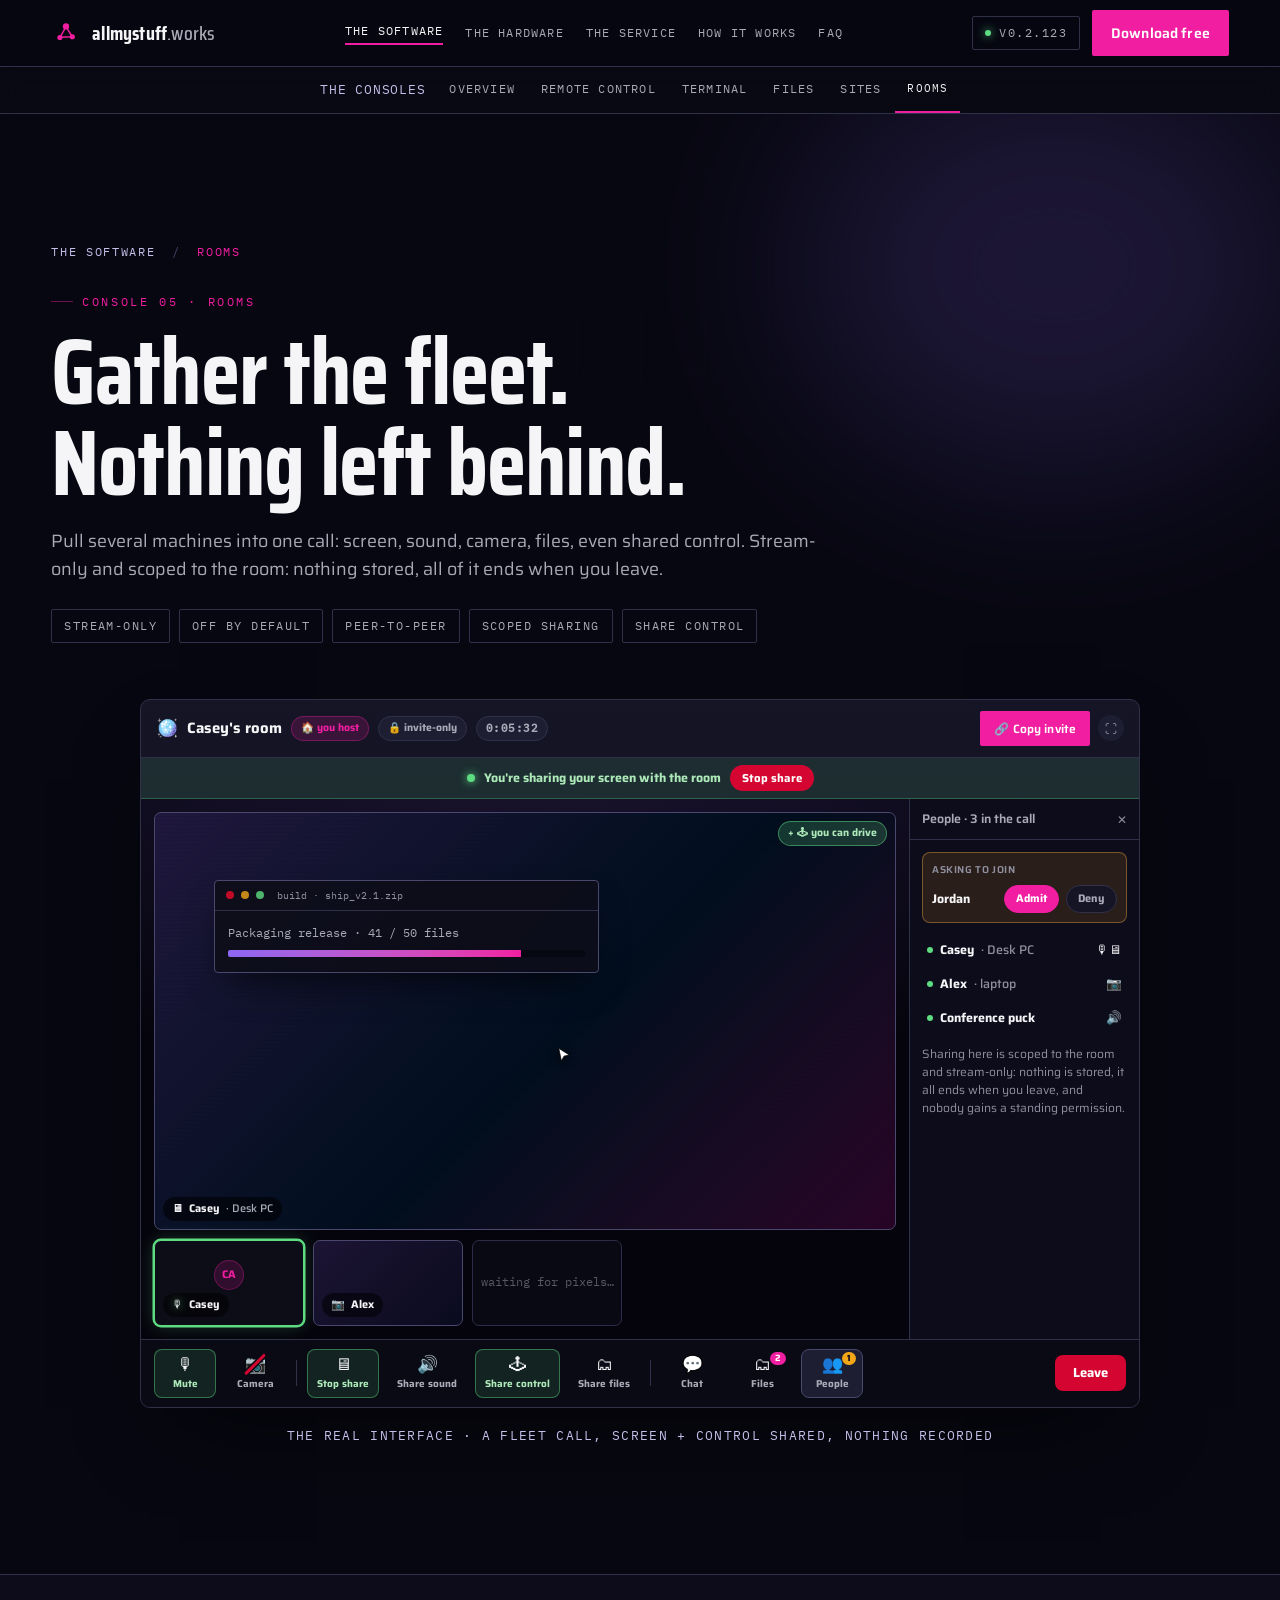
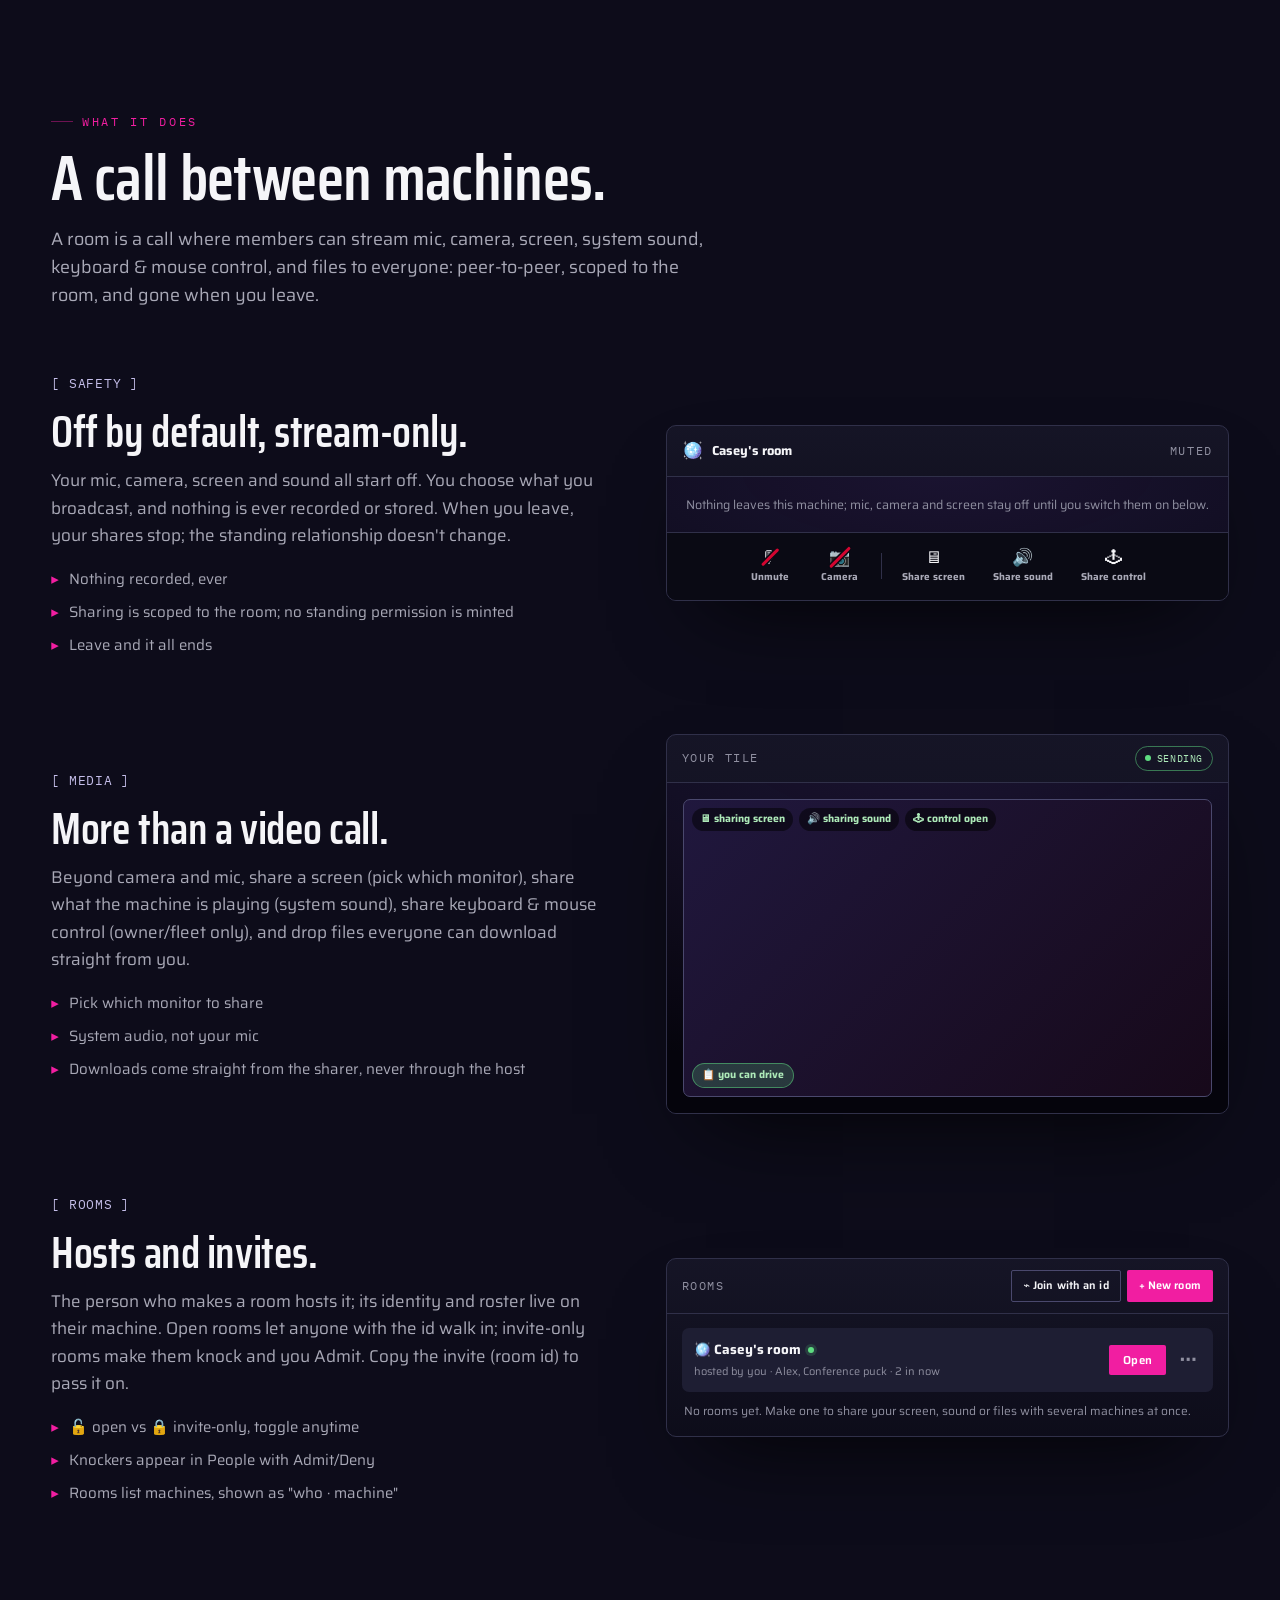
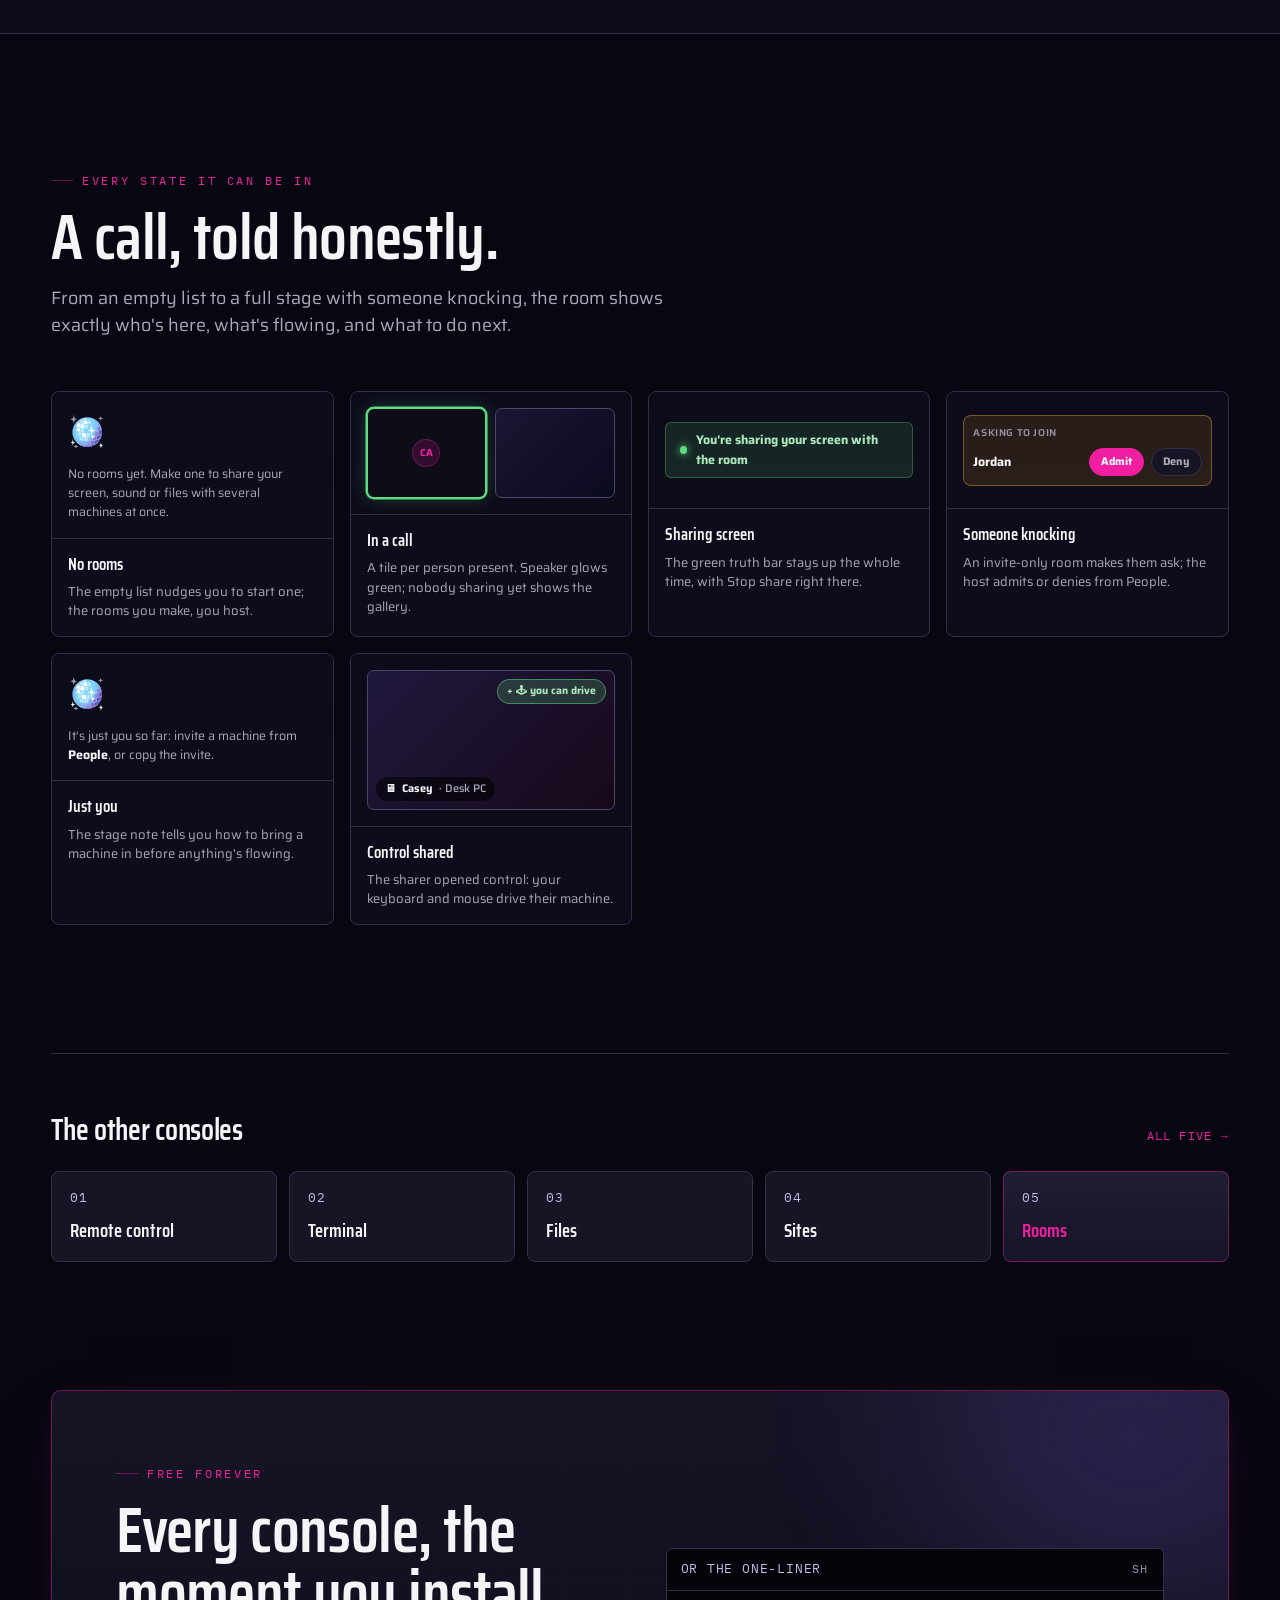
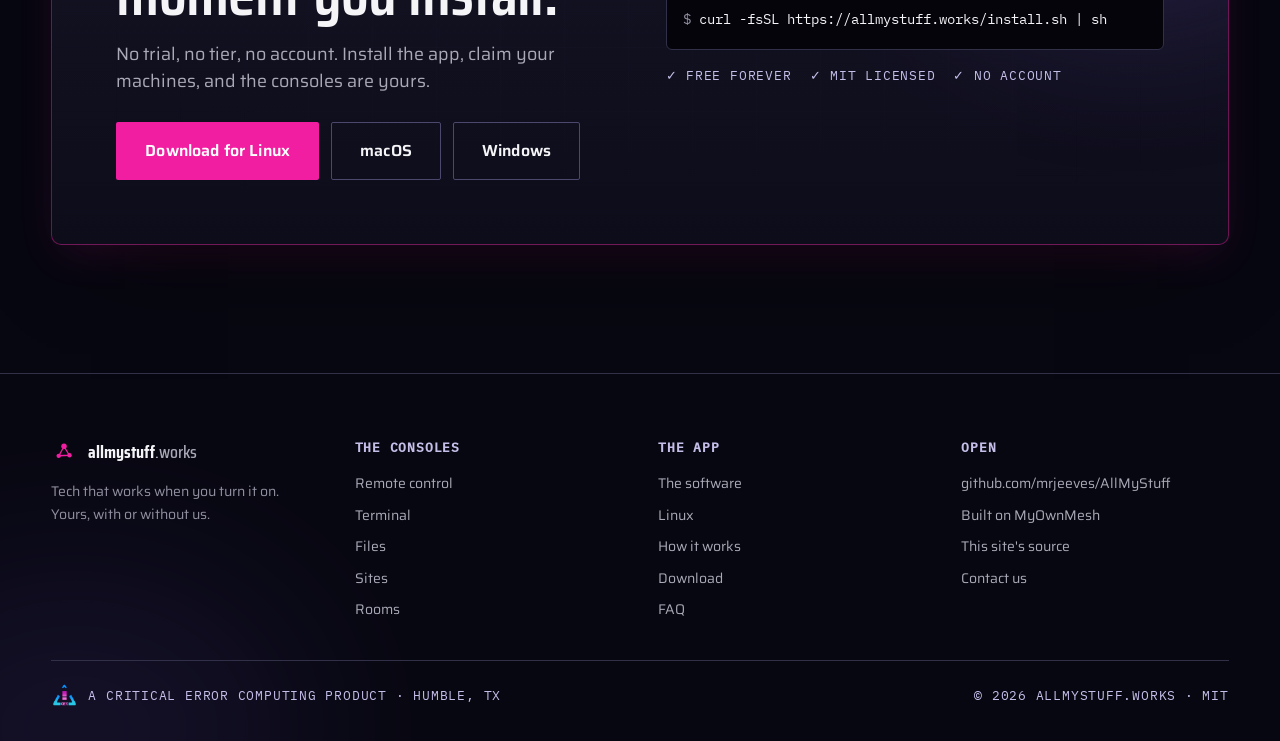
<file: software/consoles/rooms/index.html>
<!DOCTYPE html>
<html lang="en">
<head>
<meta charset="utf-8">
<meta name="viewport" content="width=device-width, initial-scale=1">
<title>Rooms console · gather the fleet · allmystuff.works</title>
<meta name="description" content="Pull several machines into one call: screen, sound, camera, files, even shared keyboard and mouse. Peer-to-peer and stream-only: everything starts off, nothing is stored, and it all ends when you leave.">
<meta name="theme-color" content="#070711">
<link rel="icon" type="image/svg+xml" href="../../../favicon.svg">
<link rel="icon" sizes="48x48 32x32 16x16" href="../../../favicon.ico">
<link rel="apple-touch-icon" href="../../../apple-touch-icon.png">
<meta property="og:type" content="website">
<meta property="og:title" content="Rooms console · gather the fleet">
<meta property="og:description" content="Peer-to-peer multi-party calls between your machines: screen, sound, camera, files and shared control. Stream-only, off by default, scoped to the room. The real interface, demonstrated.">
<meta property="og:url" content="https://allmystuff.works/software/consoles/rooms/">
<meta property="og:image" content="https://allmystuff.works/og.png">
<link rel="stylesheet" href="../../../ds/cec/tokens/fonts.css">
<link rel="stylesheet" href="../../../ds/cec/tokens/colors.css">
<link rel="stylesheet" href="../../../ds/cec/tokens/typography.css">
<link rel="stylesheet" href="../../../ds/cec/tokens/spacing.css">
<link rel="stylesheet" href="../../../ds/cec/tokens/base.css">
<link rel="stylesheet" href="../../../ds/cec/styles.css">
<style>
  /* ── Console-showcase shared atoms ─────────────────────────────────
     Faithful renders of the app, drawn in the site's design tokens.
     Media-kind hues mirror the app's palette (audio amber, video violet,
     display magenta, input green, storage teal) so the chrome reads true. */
  body { margin: 0; background: oklch(0.135 0.022 285); }
  :root {
    --m-audio: oklch(0.82 0.15 90);
    --m-video: oklch(0.70 0.17 292);
    --m-display: var(--accent);
    --m-input: oklch(0.78 0.16 160);
    --m-storage: oklch(0.75 0.15 195);
  }
  @keyframes amsPulse { 0%, 100% { opacity: 0.55; } 50% { opacity: 1; } }
  @keyframes amsBlink { 0%, 49% { opacity: 1; } 50%, 100% { opacity: 0; } }
  @keyframes amsScan { 0% { transform: translateY(-100%); } 100% { transform: translateY(100%); } }
  @keyframes amsFlow { to { stroke-dashoffset: -30; } }

  /* App-faithful window chrome */
  .win { background: linear-gradient(180deg, var(--surface), var(--bg-2)); border: 1px solid var(--border); border-radius: 10px; overflow: hidden; box-shadow: 0 40px 90px -40px rgb(0 0 0 / 0.85); }
  .win-bar { display: flex; align-items: center; justify-content: space-between; gap: 12px; padding: 11px 15px; border-bottom: 1px solid var(--border); }
  .who { display: flex; align-items: center; gap: 10px; min-width: 0; }
  .who .ico { font-size: 21px; line-height: 1; }
  .who .nm { font-weight: 600; font-size: 14px; color: var(--text); white-space: nowrap; }
  .who .sub { font-family: var(--font-mono); font-size: 10px; letter-spacing: 0.08em; color: var(--faint); display: flex; align-items: center; gap: 6px; }
  .dot-on { width: 6px; height: 6px; border-radius: 50%; background: var(--ok); box-shadow: 0 0 8px var(--ok); }
  .winx { width: 26px; height: 26px; border-radius: 50%; display: grid; place-items: center; background: var(--surface-2); color: var(--dim); font-size: 12px; flex-shrink: 0; }

  /* tab strips */
  .tabrow { display: flex; gap: 6px; padding: 8px 12px; border-bottom: 1px solid var(--border); flex-wrap: wrap; }
  .tab { font-family: var(--font-mono); font-size: 10.5px; letter-spacing: 0.04em; padding: 6px 11px; border-radius: 999px; border: 1px solid var(--border); background: var(--bg); color: var(--dim); display: inline-flex; align-items: center; gap: 6px; white-space: nowrap; }
  .tab.on { background: var(--accent); border-color: var(--accent); color: #fff; }

  /* toggles + pills (console footer) */
  .ctl-row { display: flex; align-items: center; gap: 8px; flex-wrap: wrap; padding: 10px 13px; border-top: 1px solid var(--border); }
  .tgl { font-family: var(--font-body); font-size: 12.5px; font-weight: 600; padding: 6px 11px; border-radius: 999px; border: 1px solid var(--border); background: var(--bg); color: var(--dim); display: inline-flex; align-items: center; gap: 7px; }
  .tgl .pip { width: 6px; height: 6px; border-radius: 50%; background: var(--faint); }
  .tgl.on { background: oklch(0.80 0.17 150 / 0.15); border-color: var(--ok); color: oklch(0.88 0.09 150); }
  .tgl.on .pip { background: var(--ok); box-shadow: 0 0 8px var(--ok); }
  .qpill { font-family: var(--font-mono); font-size: 9.5px; letter-spacing: 0.06em; text-transform: uppercase; padding: 4px 9px; border: 1px solid var(--border); border-radius: 999px; color: var(--dim); }
  .qpill.tuned { border-color: var(--accent-line); color: var(--accent); }
  .stat { font-family: var(--font-mono); font-size: 9.5px; letter-spacing: 0.06em; text-transform: uppercase; display: inline-flex; align-items: center; gap: 6px; padding: 4px 9px; border-radius: 999px; }
  .stat.live { color: oklch(0.88 0.09 150); border: 1px solid oklch(0.80 0.17 150 / 0.5); }
  .stat .ld { width: 6px; height: 6px; border-radius: 50%; background: var(--ok); animation: amsBlink 1.6s steps(1) infinite; }

  /* state-gallery cards */
  .states { display: grid; grid-template-columns: repeat(auto-fit, minmax(min(280px, 100%), 1fr)); gap: 16px; }
  .scard { background: var(--bg-2); border: 1px solid var(--border); border-radius: 8px; overflow: hidden; display: flex; flex-direction: column; }
  .scard-vis { padding: 16px; min-height: 116px; display: flex; flex-direction: column; justify-content: center; gap: 9px; background: linear-gradient(180deg, oklch(0.16 0.03 285), var(--bg-2)); }
  .scard-cap { padding: 12px 16px 15px; border-top: 1px solid var(--border); }
  .scard-cap h4 { font-family: var(--font-display); font-size: 17px; font-weight: 600; margin-bottom: 4px; }
  .scard-cap p { font-size: 13px; color: var(--dim); line-height: 1.5; }

  /* feature list bullets */
  .flist { list-style: none; display: grid; gap: 9px; font-size: 15px; color: var(--dim); }
  .flist li { display: flex; gap: 10px; }
  .flist li::before { content: "▸"; color: var(--accent); }

  /* console switcher */
  .switch { display: grid; grid-template-columns: repeat(auto-fit, minmax(min(170px, 100%), 1fr)); gap: 12px; }
  .switch a { display: flex; flex-direction: column; gap: 6px; padding: 16px 18px; border: 1px solid var(--border); border-radius: 8px; background: var(--surface); transition: border-color var(--dur-base) ease, transform var(--dur-fast) ease; }
  .switch a:hover { border-color: var(--border-bright); transform: var(--lift); }
  .switch a.cur { border-color: var(--accent-line); background: linear-gradient(180deg, var(--surface-2), var(--surface)); }
  .switch .sn { font-family: var(--font-mono); font-size: 13px; letter-spacing: 0.06em; text-transform: uppercase; color: var(--label); }
  .switch .st { font-family: var(--font-display); font-size: 19px; font-weight: 600; }
  .switch a.cur .st { color: var(--accent); }

  /* ── Rooms-specific helpers: a faithful RoomPanel in the site tokens.
     Disco/violet tints for the call surface; magenta stays primary. */
  .pill { display: inline-flex; align-items: center; gap: 5px; font-family: var(--font-body); font-size: 10.5px; font-weight: 650; color: var(--dim); background: var(--surface-2); border: 1px solid var(--border); border-radius: 999px; padding: 3px 9px; white-space: nowrap; }
  .pill.host { color: var(--accent); background: var(--accent-soft); border-color: oklch(0.64 0.255 350 / 0.35); }
  .pill.timer { font-family: var(--font-mono); letter-spacing: 0.04em; color: var(--dim); }

  /* the green "you are sharing" truth banner */
  .share-banner { display: flex; align-items: center; justify-content: center; gap: 9px; padding: 7px 14px; font-size: 12.5px; font-weight: 650; color: oklch(0.88 0.09 150); background: oklch(0.80 0.17 150 / 0.12); border-bottom: 1px solid oklch(0.80 0.17 150 / 0.3); }
  .share-dot { width: 8px; height: 8px; border-radius: 50%; background: var(--ok); animation: amsPulse 1.6s ease-out infinite; box-shadow: 0 0 8px var(--ok); }
  .stop-share { border: none; background: oklch(0.55 0.22 22); color: #fff; font-weight: 700; font-size: 11.5px; border-radius: 999px; padding: 4px 12px; cursor: default; }

  /* the call stage (disco/violet wash) */
  .stage { background: radial-gradient(900px 320px at 50% -10%, oklch(0.62 0.2 292 / 0.16), transparent), oklch(0.115 0.02 285); }
  .vtile { position: relative; border-radius: 7px; overflow: hidden; border: 1px solid var(--border-bright); background: #000; min-height: 0; }
  .vtile.speaking { border-color: var(--ok); box-shadow: 0 0 0 1.5px var(--ok), 0 0 18px oklch(0.8 0.17 150 / 0.25); }
  .vtile.dim { opacity: 0.6; }
  .media-badge { position: absolute; left: 8px; bottom: 8px; display: inline-flex; align-items: center; gap: 6px; background: rgb(0 0 0 / 0.55); backdrop-filter: blur(4px); border-radius: 999px; padding: 3px 9px; font-size: 11px; font-weight: 600; color: var(--text); white-space: nowrap; }
  .media-badge .machine { color: oklch(0.75 0.02 285); font-weight: 500; }
  .drive-badge { position: absolute; right: 8px; top: 8px; display: inline-flex; align-items: center; gap: 5px; background: oklch(0.80 0.17 150 / 0.2); border: 1px solid oklch(0.80 0.17 150 / 0.5); color: oklch(0.88 0.09 150); border-radius: 999px; padding: 3px 9px; font-size: 10.5px; font-weight: 650; }
  .send-chip { display: inline-flex; align-items: center; gap: 5px; font-size: 10.5px; font-weight: 650; color: oklch(0.88 0.09 150); background: rgb(0 0 0 / 0.5); border-radius: 999px; padding: 3px 8px; }
  .avatar { width: 44px; height: 44px; border-radius: 50%; display: grid; place-items: center; font-weight: 800; font-size: 15px; color: var(--accent); background: var(--accent-soft); border: 1px solid oklch(0.64 0.255 350 / 0.3); }
  .nameplate { position: absolute; left: 8px; bottom: 8px; display: inline-flex; align-items: center; gap: 6px; background: rgb(0 0 0 / 0.55); backdrop-filter: blur(4px); border-radius: 999px; padding: 3px 9px; font-size: 11px; white-space: nowrap; }
  .nameplate .pwho { font-weight: 700; }
  .nameplate .machine { color: oklch(0.75 0.02 285); font-weight: 500; }
  .mic-live { filter: drop-shadow(0 0 4px oklch(0.8 0.17 150 / 0.9)); }
  .mic-muted { position: relative; opacity: 0.6; }
  .mic-muted::after { content: ""; position: absolute; left: 50%; top: 50%; width: 130%; height: 2px; background: oklch(0.55 0.22 22); border-radius: 2px; transform: translate(-50%, -50%) rotate(-45deg); }

  /* the right-side People panel */
  .side { width: 230px; flex-shrink: 0; border-left: 1px solid var(--border); display: flex; flex-direction: column; background: var(--bg-2); }
  .side-head { display: flex; align-items: center; justify-content: space-between; padding: 10px 12px; border-bottom: 1px solid var(--border); }
  .side-head h4 { margin: 0; font-size: 12.5px; color: var(--dim); font-weight: 600; }
  .knocks { border: 1px solid oklch(0.79 0.14 75 / 0.4); background: oklch(0.78 0.16 75 / 0.12); border-radius: 8px; padding: 9px; }
  .knocks h5 { margin: 0 0 7px; font-size: 10px; text-transform: uppercase; letter-spacing: 0.06em; color: var(--faint); font-weight: 600; }
  .knock-row { display: flex; align-items: center; gap: 7px; }
  .knock-row .kwho { flex: 1; min-width: 0; font-size: 12.5px; font-weight: 650; }
  .kbtn { font-family: var(--font-body); font-size: 11px; font-weight: 650; border-radius: 999px; padding: 4px 11px; border: 1px solid var(--border); background: var(--surface); color: var(--dim); cursor: default; }
  .kbtn.admit { background: var(--accent); border-color: var(--accent); color: #fff; }
  .roster { list-style: none; margin: 0; padding: 0; display: grid; gap: 4px; }
  .roster li { display: flex; align-items: center; gap: 7px; font-size: 12.5px; padding: 5px 5px; border-radius: 6px; color: var(--text); }
  .roster li .rwho { font-weight: 650; }
  .roster li .machine { color: var(--faint); font-weight: 500; }
  .m-dot { width: 6px; height: 6px; border-radius: 50%; background: var(--ok); flex-shrink: 0; }
  .fine { margin: 0; font-size: 12px; color: var(--faint); line-height: 1.5; }
  .fine b { color: var(--dim); }

  /* the bottom control bar: call toggles */
  .bar { border-top: 1px solid var(--border); padding: 9px 13px; display: flex; align-items: center; gap: 8px; flex-wrap: wrap; background: oklch(0.15 0.023 285); }
  .ctl { position: relative; display: flex; flex-direction: column; align-items: center; justify-content: center; gap: 3px; min-width: 62px; border: 1px solid transparent; background: transparent; color: var(--text); border-radius: 8px; padding: 6px 9px 5px; }
  .ctl .ci { position: relative; font-size: 17px; line-height: 1; }
  .ctl .cl { font-size: 10px; font-weight: 650; color: var(--dim); white-space: nowrap; }
  .ctl.on { border-color: oklch(0.8 0.17 150 / 0.45); background: oklch(0.80 0.17 150 / 0.12); }
  .ctl.on .cl { color: oklch(0.88 0.09 150); }
  .ctl.lit { border-color: var(--border-bright); background: var(--surface-2); }
  .ctl .ci.slashed::after { content: ""; position: absolute; left: 50%; top: 50%; width: 135%; height: 2.5px; background: oklch(0.55 0.22 22); border-radius: 2px; transform: translate(-50%, -50%) rotate(-45deg); box-shadow: 0 0 0 1.5px oklch(0.15 0.023 285); }
  .ctl-badge { position: absolute; top: 2px; right: 6px; background: var(--accent); color: #fff; font-size: 9px; font-weight: 700; border-radius: 999px; padding: 0 5px; line-height: 1.5; }
  .ctl-badge.warn { background: var(--warn); color: var(--bg); }
  .bar-sep { width: 1px; height: 26px; background: var(--border); margin: 0 2px; }
  .leave { border: none; background: oklch(0.55 0.22 22); color: #fff; font-weight: 750; font-size: 13px; border-radius: 8px; padding: 8px 18px; cursor: default; }
</style>
</head>
<body>
<div style="min-height: 100vh; background: var(--bg); color: var(--text); font-family: var(--font-body); overflow-x: clip;">

  <!-- ════════ NAV ════════ -->
  <nav style="position: sticky; top: 0; z-index: 50; background: oklch(0.135 0.022 285 / 0.74); backdrop-filter: blur(14px) saturate(1.2); border-bottom: 1px solid var(--border);">
    <div class="wrap" style="display: flex; align-items: center; justify-content: space-between; height: 66px; gap: 18px;">
      <a href="../../../" style="display: flex; align-items: center; gap: 11px;">
        <svg viewBox="0 0 256 256" aria-hidden="true" style="width: 30px; height: 30px; color: var(--accent);">
          <g stroke="currentColor" stroke-width="13" fill="none" stroke-linecap="round">
            <path d="M128 74 L77 165 M128 74 L181 160 M77 165 L181 160"></path>
          </g>
          <circle cx="128" cy="72" r="27" fill="currentColor"></circle>
          <circle cx="76" cy="166" r="22" fill="currentColor"></circle>
          <circle cx="182" cy="160" r="22" fill="currentColor"></circle>
        </svg>
        <span style="font-family: var(--font-display); font-weight: 700; font-size: 20px; letter-spacing: 0.01em;">allmystuff<span style="color: var(--dim); font-weight: 500;">.works</span></span>
      </a>
      <div style="display: flex; gap: 22px; align-items: center;">
        <a href="../../../software/" style="font-family: var(--font-mono); font-size: 12px; letter-spacing: 0.1em; text-transform: uppercase; color: var(--text); border-bottom: 2px solid var(--accent); padding-bottom: 2px;">The software</a>
        <a href="../../../hardware/" style="font-family: var(--font-mono); font-size: 12px; letter-spacing: 0.1em; text-transform: uppercase; color: var(--dim);">The hardware</a>
        <a href="../../../service/" style="font-family: var(--font-mono); font-size: 12px; letter-spacing: 0.1em; text-transform: uppercase; color: var(--dim);">The service</a>
        <a href="../../../layers/" style="font-family: var(--font-mono); font-size: 12px; letter-spacing: 0.1em; text-transform: uppercase; color: var(--dim);">How it works</a>
        <a href="../../../faq/" style="font-family: var(--font-mono); font-size: 12px; letter-spacing: 0.1em; text-transform: uppercase; color: var(--dim);">FAQ</a>
      </div>
      <div style="display: flex; gap: 12px; align-items: center;">
        <a class="chip" href="https://github.com/mrjeeves/AllMyStuff" title="View AllMyStuff on GitHub"><span class="dot"></span><span id="rel-version">v0.2.123</span></a>
        <a class="btn btn-primary btn-sm" href="../../../download/">Download free</a>
      </div>
    </div>
  </nav>

  <!-- ════════ CONSOLES SUBNAV · always visible on the console pages ════════ -->
  <nav aria-label="Console pages" style="position: sticky; top: 66px; z-index: 40; background: oklch(0.15 0.024 285 / 0.85); backdrop-filter: blur(12px) saturate(1.2); border-bottom: 1px solid var(--border);">
    <div class="wrap" style="display: flex; align-items: stretch; height: 46px; overflow-x: auto; scrollbar-width: none;">
      <div style="display: flex; align-items: stretch; gap: 2px; margin: 0 auto;">
      <span style="display: inline-flex; align-items: center; font-family: var(--font-mono); font-size: 13px; letter-spacing: 0.06em; text-transform: uppercase; color: var(--label); margin-right: 10px; flex-shrink: 0;">the consoles</span>
      <a href="../../" style="display: inline-flex; align-items: center; height: 100%; box-sizing: border-box; font-family: var(--font-mono); font-size: 12px; letter-spacing: 0.1em; text-transform: uppercase; padding: 0 12px; border-bottom: 2px solid transparent; white-space: nowrap; flex-shrink: 0; color: var(--dim);">Overview</a>
      <a href="../remote-control/" style="display: inline-flex; align-items: center; height: 100%; box-sizing: border-box; font-family: var(--font-mono); font-size: 12px; letter-spacing: 0.1em; text-transform: uppercase; padding: 0 12px; border-bottom: 2px solid transparent; white-space: nowrap; flex-shrink: 0; color: var(--dim);">Remote control</a>
      <a href="../terminal/" style="display: inline-flex; align-items: center; height: 100%; box-sizing: border-box; font-family: var(--font-mono); font-size: 12px; letter-spacing: 0.1em; text-transform: uppercase; padding: 0 12px; border-bottom: 2px solid transparent; white-space: nowrap; flex-shrink: 0; color: var(--dim);">Terminal</a>
      <a href="../files/" style="display: inline-flex; align-items: center; height: 100%; box-sizing: border-box; font-family: var(--font-mono); font-size: 12px; letter-spacing: 0.1em; text-transform: uppercase; padding: 0 12px; border-bottom: 2px solid transparent; white-space: nowrap; flex-shrink: 0; color: var(--dim);">Files</a>
      <a href="../sites/" style="display: inline-flex; align-items: center; height: 100%; box-sizing: border-box; font-family: var(--font-mono); font-size: 12px; letter-spacing: 0.1em; text-transform: uppercase; padding: 0 12px; border-bottom: 2px solid transparent; white-space: nowrap; flex-shrink: 0; color: var(--dim);">Sites</a>
      <a href="./" aria-current="page" style="display: inline-flex; align-items: center; height: 100%; box-sizing: border-box; font-family: var(--font-mono); font-size: 11px; letter-spacing: 0.1em; text-transform: uppercase; padding: 0 12px; border-bottom: 2px solid transparent; white-space: nowrap; flex-shrink: 0; color: var(--text); border-bottom-color: var(--accent);">Rooms</a>
      </div>
    </div>
  </nav>


  <!-- ════════ HERO ════════ -->
  <section class="section" style="padding-bottom: clamp(40px, 5vw, 56px); position: relative; overflow: hidden;">
    <div class="grid-bg"></div>
    <div class="glow" style="width: 520px; height: 420px; left: 62%; top: -10%; background: var(--violet); opacity: 0.16;"></div>
    <div class="wrap" style="position: relative; z-index: 2;">
      <div style="font-family: var(--font-mono); font-size: 12px; letter-spacing: 0.14em; text-transform: uppercase; color: var(--faint); margin-bottom: 22px;">
        <a href="../../../software/" style="color: var(--label);">The software</a>
        <span style="color: var(--border-bright); margin: 0 8px;">/</span>
        <span style="color: var(--accent);">Rooms</span>
      </div>
      <div style="max-width: 880px;">
        <span class="eyebrow">Console 05 · Rooms</span>
        <h1 class="display-xl" style="margin: 16px 0 20px;">Gather the fleet.<br>Nothing left behind.</h1>
        <p class="lede" style="max-width: 64ch;">Pull several machines into one call: screen, sound, camera, files, even shared control. Stream-only and scoped to the room: nothing stored, all of it ends when you leave.</p>
      </div>
      <div style="display: flex; gap: 9px; flex-wrap: wrap; margin-top: 26px;">
        <span class="chip">Stream-only</span>
        <span class="chip">Off by default</span>
        <span class="chip">Peer-to-peer</span>
        <span class="chip">Scoped sharing</span>
        <span class="chip">Share control</span>
      </div>
    </div>
  </section>

  <!-- ════════ THE ROOM, LIVE (primary mockup) ════════ -->
  <section class="section" style="padding-top: 0;">
    <div class="wrap">
      <div class="win" style="max-width: 1000px; margin: 0 auto;">
        <!-- header -->
        <div class="win-bar" style="flex-wrap: wrap;">
          <div style="display: flex; align-items: center; gap: 9px; min-width: 0; flex-wrap: wrap;">
            <span style="font-size: 18px; line-height: 1;">🪩</span>
            <span style="font-weight: 750; font-size: 15px; white-space: nowrap;">Casey's room</span>
            <span class="pill host" title="The room's identity, roster and name live with its host">🏠 you host</span>
            <span class="pill" title="Invite-only: a pasted id knocks, and you admit each ask">🔒 invite-only</span>
            <span class="pill timer" title="How long you've been in this call">0:05:32</span>
          </div>
          <div style="display: flex; align-items: center; gap: 8px;">
            <span class="btn btn-primary btn-sm" style="padding: 7px 13px; font-size: 12px;" title="Copy this room's id · paste it under Rooms → Join with an id">🔗 Copy invite</span>
            <span class="winx" title="Fullscreen">⛶</span>
          </div>
        </div>
        <!-- the "you are sharing" truth banner -->
        <div class="share-banner">
          <span class="share-dot" aria-hidden="true"></span>
          You're sharing your screen with the room
          <span class="stop-share">Stop share</span>
        </div>
        <!-- body: stage + people panel -->
        <div style="display: flex; min-height: 0;">
          <!-- stage -->
          <div class="stage" style="flex: 1; min-width: 0; display: flex; flex-direction: column; padding: 13px; gap: 10px;">
            <!-- the big screen-share tile -->
            <div class="vtile" style="aspect-ratio: 16 / 9; background: linear-gradient(135deg, oklch(0.24 0.07 290), oklch(0.16 0.04 250) 55%, oklch(0.20 0.08 330));">
              <div style="position: absolute; inset: 0; background: repeating-linear-gradient(to bottom, transparent 0 3px, rgb(0 0 0 / 0.07) 3px 4px);"></div>
              <div style="position: absolute; inset: -100% 0 auto 0; height: 100%; background: linear-gradient(to bottom, transparent, rgb(255 255 255 / 0.04), transparent); animation: amsScan 7s linear infinite;"></div>
              <!-- a faux desktop window on the shared screen -->
              <div style="position: absolute; left: 8%; top: 16%; width: 52%; background: oklch(0.17 0.025 285 / 0.92); border: 1px solid var(--border-bright); border-radius: 4px; box-shadow: 0 18px 40px -16px rgb(0 0 0 / 0.8);">
                <div style="display: flex; align-items: center; gap: 7px; padding: 7px 11px; border-bottom: 1px solid var(--border);">
                  <span style="width: 8px; height: 8px; border-radius: 50%; background: var(--g-red); opacity: 0.8;"></span>
                  <span style="width: 8px; height: 8px; border-radius: 50%; background: var(--warn); opacity: 0.8;"></span>
                  <span style="width: 8px; height: 8px; border-radius: 50%; background: var(--ok); opacity: 0.8;"></span>
                  <span style="font-family: var(--font-mono); font-size: 9.5px; color: var(--faint); margin-left: 6px;">build · ship_v2.1.zip</span>
                </div>
                <div style="padding: 13px 13px 15px;">
                  <div style="font-family: var(--font-mono); font-size: 11.5px; color: var(--dim); margin-bottom: 8px;">Packaging release · 41 / 50 files</div>
                  <div style="height: 7px; background: var(--bg); border-radius: 2px; overflow: hidden;"><div style="width: 82%; height: 100%; background: linear-gradient(90deg, var(--violet), var(--accent));"></div></div>
                </div>
              </div>
              <!-- forwarded cursor -->
              <svg viewBox="0 0 24 24" style="position: absolute; left: 54%; top: 56%; width: 18px; height: 18px; filter: drop-shadow(0 2px 4px rgb(0 0 0 / 0.8));" aria-hidden="true"><path d="M5 3 L19 12 L12 13.5 L8.5 20 Z" fill="white" stroke="black" stroke-width="1"></path></svg>
              <span class="media-badge">🖥 <b>Casey</b> <span class="machine">· Desk PC</span></span>
              <span class="drive-badge">+ 🕹 you can drive</span>
            </div>
            <!-- filmstrip of participant tiles -->
            <div style="display: flex; gap: 9px; flex-shrink: 0;">
              <div class="vtile speaking" style="width: 150px; height: 86px; display: grid; place-items: center; background: oklch(0.165 0.024 285);">
                <div class="avatar" style="width: 30px; height: 30px; font-size: 11px; margin-bottom: 16px;">CA</div>
                <span class="nameplate"><span class="mic-live">🎙</span> <span class="pwho">Casey</span></span>
              </div>
              <div class="vtile" style="width: 150px; height: 86px; background: linear-gradient(135deg, oklch(0.22 0.06 292), oklch(0.16 0.04 280));">
                <span class="nameplate">📷 <span class="pwho">Alex</span></span>
              </div>
              <div class="vtile dim" style="width: 150px; height: 86px; display: grid; place-items: center; background: oklch(0.165 0.024 285);">
                <span style="font-family: var(--font-mono); font-size: 11.5px; color: var(--faint);">waiting for pixels…</span>
              </div>
            </div>
          </div>
          <!-- People panel (right) -->
          <aside class="side">
            <div class="side-head">
              <h4>People · 3 in the call</h4>
              <span style="color: var(--faint); font-size: 12px;">✕</span>
            </div>
            <div style="flex: 1; min-height: 0; overflow: hidden; padding: 12px; display: flex; flex-direction: column; gap: 12px;">
              <div class="knocks">
                <h5>Asking to join</h5>
                <div class="knock-row">
                  <span class="kwho">Jordan</span>
                  <span class="kbtn admit">Admit</span>
                  <span class="kbtn">Deny</span>
                </div>
              </div>
              <ul class="roster">
                <li><span class="m-dot"></span><span class="rwho">Casey</span> <span class="machine">· Desk PC</span> <span style="margin-left: auto;">🎙🖥</span></li>
                <li><span class="m-dot"></span><span class="rwho">Alex</span> <span class="machine">· laptop</span> <span style="margin-left: auto;">📷</span></li>
                <li><span class="m-dot"></span><span class="rwho">Conference puck</span> <span style="margin-left: auto;">🔊</span></li>
              </ul>
              <p class="fine">Sharing here is scoped to the room and stream-only: nothing is stored, it all ends when you leave, and nobody gains a standing permission.</p>
            </div>
          </aside>
        </div>
        <!-- control bar (everything starts off; some on, some off) -->
        <div class="bar">
          <span class="ctl on" title="Talk to the room · your microphone to the members' speakers"><span class="ci">🎙</span><span class="cl">Mute</span></span>
          <span class="ctl" title="Send your camera to the room"><span class="ci slashed">📷</span><span class="cl">Camera</span></span>
          <span class="bar-sep"></span>
          <span class="ctl on" title="Sharing this machine's screen with the room"><span class="ci">🖥</span><span class="cl">Stop share</span></span>
          <span class="ctl" title="Share what this machine is playing (its system audio), NOT your microphone"><span class="ci">🔊</span><span class="cl">Share sound</span></span>
          <span class="ctl on" title="Let members click and type on this machine (owner/fleet only)"><span class="ci">🕹</span><span class="cl">Share control</span></span>
          <span class="ctl" title="Add files to the room's Shared Files"><span class="ci">🗂</span><span class="cl">Share files</span></span>
          <span class="bar-sep"></span>
          <span class="ctl" title="Room chat"><span class="ci">💬</span><span class="cl">Chat</span></span>
          <span class="ctl" title="Shared Files · what's been shared into this call"><span class="ci">🗂</span><span class="cl">Files</span><span class="ctl-badge">2</span></span>
          <span class="ctl lit" title="Who's here, invites, and asks to join"><span class="ci">👥</span><span class="cl">People</span><span class="ctl-badge warn">1</span></span>
          <span style="flex: 1;"></span>
          <span class="leave" title="Hang up · your shares stop and members see you go">Leave</span>
        </div>
      </div>
      <p style="text-align: center; font-family: var(--font-mono); font-size: 13px; letter-spacing: 0.1em; text-transform: uppercase; color: var(--label); margin-top: 18px;">The real interface · a fleet call, screen + control shared, nothing recorded</p>
    </div>
  </section>

  <!-- ════════ FEATURES ════════ -->
  <section class="section" style="background: var(--bg-2); border-top: 1px solid var(--border); border-bottom: 1px solid var(--border);">
    <div class="wrap">
      <div style="max-width: 820px; margin-bottom: clamp(40px, 5vw, 60px);">
        <span class="eyebrow">What it does</span>
        <h2 class="display-l" style="margin: 16px 0 16px;">A call between machines.</h2>
        <p class="lede">A room is a call where members can stream mic, camera, screen, system sound, keyboard &amp; mouse control, and files to everyone: peer-to-peer, scoped to the room, and gone when you leave.</p>
      </div>

      <!-- F1 off by default -->
      <div style="display: grid; grid-template-columns: repeat(auto-fit, minmax(min(380px, 100%), 1fr)); gap: clamp(28px, 4vw, 56px); align-items: center; margin-bottom: clamp(48px, 6vw, 80px);">
        <div>
          <span style="font-family: var(--font-mono); font-size: 13px; letter-spacing: 0.06em; text-transform: uppercase; color: var(--label);">[ safety ]</span>
          <h3 class="display-m" style="margin: 14px 0 14px;">Off by default, stream-only.</h3>
          <p style="color: var(--dim); line-height: 1.6; max-width: 50ch; margin-bottom: 18px;">Your mic, camera, screen and sound all start off. You choose what you broadcast, and nothing is ever recorded or stored. When you leave, your shares stop; the standing relationship doesn't change.</p>
          <ul class="flist">
            <li>Nothing recorded, ever</li>
            <li>Sharing is scoped to the room; no standing permission is minted</li>
            <li>Leave and it all ends</li>
          </ul>
        </div>
        <div class="win">
          <div class="win-bar"><div style="display: flex; align-items: center; gap: 9px;"><span style="font-size: 17px;">🪩</span><span style="font-weight: 700; font-size: 13px;">Casey's room</span></div><span style="font-family: var(--font-mono); font-size: 11.5px; letter-spacing: 0.14em; text-transform: uppercase; color: var(--faint);">muted</span></div>
          <div class="stage" style="padding: 18px 16px; display: flex; flex-direction: column; gap: 14px;">
            <p style="text-align: center; font-size: 12.5px; color: var(--faint); line-height: 1.55; margin: 0;">Nothing leaves this machine; mic, camera and screen stay off until you switch them on below.</p>
          </div>
          <div class="bar" style="justify-content: center;">
            <span class="ctl" title="Talk to the room"><span class="ci slashed">🎙</span><span class="cl">Unmute</span></span>
            <span class="ctl" title="Send your camera"><span class="ci slashed">📷</span><span class="cl">Camera</span></span>
            <span class="bar-sep"></span>
            <span class="ctl" title="Share this machine's screen"><span class="ci">🖥</span><span class="cl">Share screen</span></span>
            <span class="ctl" title="Share system sound"><span class="ci">🔊</span><span class="cl">Share sound</span></span>
            <span class="ctl" title="Share control"><span class="ci">🕹</span><span class="cl">Share control</span></span>
          </div>
        </div>
      </div>

      <!-- F2 more than a video call -->
      <div style="display: grid; grid-template-columns: repeat(auto-fit, minmax(min(380px, 100%), 1fr)); gap: clamp(28px, 4vw, 56px); align-items: center; margin-bottom: clamp(48px, 6vw, 80px);">
        <div class="win" style="order: 2;">
          <div class="win-bar"><span style="font-family: var(--font-mono); font-size: 11.5px; letter-spacing: 0.14em; text-transform: uppercase; color: var(--faint);">your tile</span><span class="stat live"><span class="ld"></span>sending</span></div>
          <div class="stage" style="padding: 16px;">
            <div class="vtile" style="aspect-ratio: 16 / 9; background: linear-gradient(135deg, oklch(0.24 0.07 290), oklch(0.17 0.04 320));">
              <div style="position: absolute; top: 8px; left: 8px; right: 8px; display: flex; flex-wrap: wrap; gap: 6px;">
                <span class="send-chip">🖥 sharing screen</span>
                <span class="send-chip">🔊 sharing sound</span>
                <span class="send-chip">🕹 control open</span>
              </div>
              <span class="drive-badge" style="left: 8px; right: auto; top: auto; bottom: 8px;">📋 you can drive</span>
            </div>
          </div>
        </div>
        <div style="order: 1;">
          <span style="font-family: var(--font-mono); font-size: 13px; letter-spacing: 0.06em; text-transform: uppercase; color: var(--label);">[ media ]</span>
          <h3 class="display-m" style="margin: 14px 0 14px;">More than a video call.</h3>
          <p style="color: var(--dim); line-height: 1.6; max-width: 50ch; margin-bottom: 18px;">Beyond camera and mic, share a screen (pick which monitor), share what the machine is playing (system sound), share keyboard &amp; mouse control (owner/fleet only), and drop files everyone can download straight from you.</p>
          <ul class="flist">
            <li>Pick which monitor to share</li>
            <li>System audio, not your mic</li>
            <li>Downloads come straight from the sharer, never through the host</li>
          </ul>
        </div>
      </div>

      <!-- F3 hosts and invites -->
      <div style="display: grid; grid-template-columns: repeat(auto-fit, minmax(min(380px, 100%), 1fr)); gap: clamp(28px, 4vw, 56px); align-items: center;">
        <div>
          <span style="font-family: var(--font-mono); font-size: 13px; letter-spacing: 0.06em; text-transform: uppercase; color: var(--label);">[ rooms ]</span>
          <h3 class="display-m" style="margin: 14px 0 14px;">Hosts and invites.</h3>
          <p style="color: var(--dim); line-height: 1.6; max-width: 50ch; margin-bottom: 18px;">The person who makes a room hosts it; its identity and roster live on their machine. Open rooms let anyone with the id walk in; invite-only rooms make them knock and you Admit. Copy the invite (room id) to pass it on.</p>
          <ul class="flist">
            <li>🔓 open vs 🔒 invite-only, toggle anytime</li>
            <li>Knockers appear in People with Admit/Deny</li>
            <li>Rooms list machines, shown as "who · machine"</li>
          </ul>
        </div>
        <div class="win">
          <div class="win-bar">
            <span style="font-family: var(--font-mono); font-size: 11.5px; letter-spacing: 0.14em; text-transform: uppercase; color: var(--faint);">Rooms</span>
            <div style="display: flex; gap: 6px;">
              <span class="btn btn-ghost btn-sm" style="padding: 6px 11px; font-size: 11px;" title="Paste a room id someone gave you and ask to join">⌁ Join with an id</span>
              <span class="btn btn-primary btn-sm" style="padding: 6px 11px; font-size: 11px;">+ New room</span>
            </div>
          </div>
          <div style="padding: 14px 15px 16px; display: flex; flex-direction: column; gap: 10px;">
            <div style="display: flex; align-items: center; gap: 10px; background: var(--surface-2); border-radius: 7px; padding: 11px 12px;">
              <div style="flex: 1; min-width: 0;">
                <div style="font-size: 13.5px; font-weight: 650; display: flex; align-items: center; gap: 7px;">🪩 Casey's room <span class="m-dot" title="You're in this room" style="box-shadow: 0 0 0 3px oklch(0.8 0.17 150 / 0.16);"></span></div>
                <div style="font-size: 11px; color: var(--faint); margin-top: 3px;">hosted by you · Alex, Conference puck · 2 in now</div>
              </div>
              <span class="btn btn-primary btn-sm" style="padding: 5px 13px; font-size: 11.5px;">Open</span>
              <span style="color: var(--faint); font-weight: 700; padding: 0 4px;" title="Room settings">⋯</span>
            </div>
            <p style="font-size: 12px; color: var(--faint); line-height: 1.5; margin: 0; padding: 0 2px;">No rooms yet. Make one to share your screen, sound or files with several machines at once.</p>
          </div>
        </div>
      </div>
    </div>
  </section>

  <!-- ════════ STATES ════════ -->
  <section class="section">
    <div class="wrap">
      <div style="max-width: 820px; margin-bottom: clamp(36px, 4vw, 52px);">
        <span class="eyebrow">Every state it can be in</span>
        <h2 class="display-l" style="margin: 16px 0 16px;">A call, told honestly.</h2>
        <p class="lede">From an empty list to a full stage with someone knocking, the room shows exactly who's here, what's flowing, and what to do next.</p>
      </div>
      <div class="states">
        <!-- No rooms -->
        <div class="scard">
          <div class="scard-vis">
            <div style="font-size: 30px;">🪩</div>
            <div style="font-size: 12.5px; color: var(--dim); line-height: 1.5;">No rooms yet. Make one to share your screen, sound or files with several machines at once.</div>
          </div>
          <div class="scard-cap"><h4>No rooms</h4><p>The empty list nudges you to start one; the rooms you make, you host.</p></div>
        </div>
        <!-- In a call -->
        <div class="scard">
          <div class="scard-vis" style="flex-direction: row; gap: 9px;">
            <div class="vtile speaking" style="flex: 1; aspect-ratio: 4/3; display: grid; place-items: center; background: oklch(0.165 0.024 285);"><div class="avatar" style="width: 28px; height: 28px; font-size: 10px;">CA</div></div>
            <div class="vtile" style="flex: 1; aspect-ratio: 4/3; background: linear-gradient(135deg, oklch(0.22 0.06 292), oklch(0.16 0.04 280));"></div>
          </div>
          <div class="scard-cap"><h4>In a call</h4><p>A tile per person present. Speaker glows green; nobody sharing yet shows the gallery.</p></div>
        </div>
        <!-- Sharing screen -->
        <div class="scard">
          <div class="scard-vis">
            <span class="share-banner" style="border-radius: 6px; border: 1px solid oklch(0.80 0.17 150 / 0.3);"><span class="share-dot"></span>You're sharing your screen with the room</span>
          </div>
          <div class="scard-cap"><h4>Sharing screen</h4><p>The green truth bar stays up the whole time, with Stop share right there.</p></div>
        </div>
        <!-- Someone knocking -->
        <div class="scard">
          <div class="scard-vis">
            <div class="knocks">
              <h5>Asking to join</h5>
              <div class="knock-row"><span class="kwho">Jordan</span><span class="kbtn admit">Admit</span><span class="kbtn">Deny</span></div>
            </div>
          </div>
          <div class="scard-cap"><h4>Someone knocking</h4><p>An invite-only room makes them ask; the host admits or denies from People.</p></div>
        </div>
        <!-- Just you -->
        <div class="scard">
          <div class="scard-vis">
            <div style="font-size: 30px;">🪩</div>
            <div style="font-size: 12.5px; color: var(--dim); line-height: 1.5;">It's just you so far: invite a machine from <b style="color: var(--text);">People</b>, or copy the invite.</div>
          </div>
          <div class="scard-cap"><h4>Just you</h4><p>The stage note tells you how to bring a machine in before anything's flowing.</p></div>
        </div>
        <!-- Control shared -->
        <div class="scard">
          <div class="scard-vis">
            <div class="vtile" style="aspect-ratio: 16/9; background: linear-gradient(135deg, oklch(0.24 0.07 290), oklch(0.17 0.04 320));">
              <span class="media-badge">🖥 <b>Casey</b> <span class="machine">· Desk PC</span></span>
              <span class="drive-badge">+ 🕹 you can drive</span>
            </div>
          </div>
          <div class="scard-cap"><h4>Control shared</h4><p>The sharer opened control: your keyboard and mouse drive their machine.</p></div>
        </div>
      </div>
    </div>
  </section>

  <!-- ════════ CONSOLE SWITCHER ════════ -->
  <section class="section" style="padding-top: 0;">
    <div class="wrap">
      <div style="border-top: 1px solid var(--border); padding-top: clamp(40px, 5vw, 56px);">
        <div style="display: flex; align-items: baseline; justify-content: space-between; gap: 16px; flex-wrap: wrap; margin-bottom: 22px;">
          <h2 class="display-s">The other consoles</h2>
          <a href="../" style="font-family: var(--font-mono); font-size: 12px; letter-spacing: 0.1em; text-transform: uppercase; color: var(--accent);">All five →</a>
        </div>
        <div class="switch">
          <a href="../remote-control/"><span class="sn">01</span><span class="st">Remote control</span></a>
          <a href="../terminal/"><span class="sn">02</span><span class="st">Terminal</span></a>
          <a href="../files/"><span class="sn">03</span><span class="st">Files</span></a>
          <a href="../sites/"><span class="sn">04</span><span class="st">Sites</span></a>
          <a class="cur" href="../rooms/"><span class="sn">05</span><span class="st">Rooms</span></a>
        </div>
      </div>
    </div>
  </section>

  <!-- ════════ DOWNLOAD CTA ════════ -->
  <section class="section" style="padding-top: 0;">
    <div class="wrap">
      <div style="position: relative; background: linear-gradient(180deg, var(--surface), var(--bg-2)); border: 1px solid var(--accent-line); border-radius: 10px; padding: clamp(36px, 5vw, 64px); overflow: hidden; box-shadow: 0 40px 90px -40px rgb(0 0 0 / 0.8), 0 14px 40px -12px oklch(0.64 0.255 350 / 0.2);">
        <div class="grid-bg" style="opacity: 0.8;"></div>
        <div class="glow" style="width: 420px; height: 360px; right: -10%; top: -30%; background: var(--violet); opacity: 0.18;"></div>
        <div style="position: relative; display: grid; grid-template-columns: repeat(auto-fit, minmax(min(380px, 100%), 1fr)); gap: clamp(32px, 4vw, 56px); align-items: center;">
          <div>
            <span class="eyebrow">Free forever</span>
            <h2 class="display-l" style="margin: 16px 0 16px;">Every console, the moment you install.</h2>
            <p class="lede" style="margin-bottom: 26px;">No trial, no tier, no account. Install the app, claim your machines, and the consoles are yours.</p>
            <div style="display: flex; gap: 12px; flex-wrap: wrap;">
              <a class="btn btn-primary" href="../../../download/">Download for Linux</a>
              <a class="btn btn-ghost" href="../../../download/">macOS</a>
              <a class="btn btn-ghost" href="../../../download/">Windows</a>
            </div>
          </div>
          <div>
            <div style="background: oklch(0.115 0.018 285); border: 1px solid var(--border); border-radius: 6px; overflow: hidden;">
              <div style="display: flex; align-items: center; justify-content: space-between; padding: 10px 14px; border-bottom: 1px solid var(--border);">
                <span style="font-family: var(--font-mono); font-size: 13px; letter-spacing: 0.06em; text-transform: uppercase; color: var(--label);">or the one-liner</span>
                <span style="font-family: var(--font-mono); font-size: 11.5px; letter-spacing: 0.14em; text-transform: uppercase; color: var(--faint);">sh</span>
              </div>
              <div style="padding: 18px 16px; font-family: var(--font-mono); font-size: 13.5px; color: var(--text); overflow-x: auto; white-space: nowrap;"><span style="color: var(--faint);">$</span> curl -fsSL https://allmystuff.works/install.sh | sh</div>
            </div>
            <div style="display: flex; gap: 18px; flex-wrap: wrap; margin-top: 16px;">
              <span style="font-family: var(--font-mono); font-size: 13px; letter-spacing: 0.06em; text-transform: uppercase; color: var(--label);">✓ free forever</span>
              <span style="font-family: var(--font-mono); font-size: 13px; letter-spacing: 0.06em; text-transform: uppercase; color: var(--label);">✓ mit licensed</span>
              <span style="font-family: var(--font-mono); font-size: 13px; letter-spacing: 0.06em; text-transform: uppercase; color: var(--label);">✓ no account</span>
            </div>
          </div>
        </div>
      </div>
    </div>
  </section>

  <!-- ════════ FOOTER ════════ -->
  <footer style="border-top: 1px solid var(--border); padding: clamp(40px, 5vw, 64px) 0 32px; position: relative; overflow: hidden;">
    <div class="glow" style="width: 460px; height: 320px; left: -12%; bottom: -40%; background: var(--violet); opacity: 0.1;"></div>
    <div class="wrap" style="position: relative;">
      <div style="display: grid; grid-template-columns: repeat(auto-fit, minmax(min(240px, 100%), 1fr)); gap: 36px; margin-bottom: 40px;">
        <div>
          <div style="display: flex; align-items: center; gap: 11px; margin-bottom: 14px;">
            <svg viewBox="0 0 256 256" aria-hidden="true" style="width: 26px; height: 26px; color: var(--accent);">
              <g stroke="currentColor" stroke-width="13" fill="none" stroke-linecap="round">
                <path d="M128 74 L77 165 M128 74 L181 160 M77 165 L181 160"></path>
              </g>
              <circle cx="128" cy="72" r="27" fill="currentColor"></circle>
              <circle cx="76" cy="166" r="22" fill="currentColor"></circle>
              <circle cx="182" cy="160" r="22" fill="currentColor"></circle>
            </svg>
            <span style="font-family: var(--font-display); font-weight: 700; font-size: 18px;">allmystuff<span style="color: var(--dim); font-weight: 500;">.works</span></span>
          </div>
          <p style="font-size: 14px; color: var(--faint); max-width: 32ch; line-height: 1.6;">Tech that works when you turn it on. Yours, with or without us.</p>
        </div>
        <div>
          <h4 style="font-family: var(--font-mono); font-size: 13px; letter-spacing: 0.06em; text-transform: uppercase; color: var(--label); margin-bottom: 14px;">The consoles</h4>
          <ul style="list-style: none; display: grid; gap: 9px; font-size: 14px; color: var(--dim);">
            <li><a href="../remote-control/">Remote control</a></li>
            <li><a href="../terminal/">Terminal</a></li>
            <li><a href="../files/">Files</a></li>
            <li><a href="../sites/">Sites</a></li>
            <li><a href="../rooms/">Rooms</a></li>
          </ul>
        </div>
        <div>
          <h4 style="font-family: var(--font-mono); font-size: 13px; letter-spacing: 0.06em; text-transform: uppercase; color: var(--label); margin-bottom: 14px;">The app</h4>
          <ul style="list-style: none; display: grid; gap: 9px; font-size: 14px; color: var(--dim);">
            <li><a href="../../../software/">The software</a></li>
            <li><a href="../../../linux/">Linux</a></li>
            <li><a href="../../../layers/">How it works</a></li>
            <li><a href="../../../download/">Download</a></li>
            <li><a href="../../../faq/">FAQ</a></li>
          </ul>
        </div>
        <div>
          <h4 style="font-family: var(--font-mono); font-size: 13px; letter-spacing: 0.06em; text-transform: uppercase; color: var(--label); margin-bottom: 14px;">Open</h4>
          <ul style="list-style: none; display: grid; gap: 9px; font-size: 14px; color: var(--dim);">
            <li><a href="https://github.com/mrjeeves/AllMyStuff">github.com/mrjeeves/AllMyStuff</a></li>
            <li><a href="https://myownmesh.net">Built on MyOwnMesh</a></li>
            <li><a href="https://github.com/mrjeeves/allmystuff.works">This site's source</a></li>
            <li><a href="https://www.criticalerrorcomputing.com/pages/contact">Contact us</a></li>
          </ul>
        </div>
      </div>
      <div style="display: flex; align-items: center; justify-content: space-between; gap: 16px; flex-wrap: wrap; padding-top: 22px; border-top: 1px solid var(--border);">
        <div style="display: flex; align-items: center; gap: 10px;">
          <img src="../../../assets/cec-logo.png" alt="Critical Error Computing" style="height: 26px; width: auto;">
          <span style="font-family: var(--font-mono); font-size: 13px; letter-spacing: 0.06em; text-transform: uppercase; color: var(--label);">A Critical Error Computing product · Humble, TX</span>
        </div>
        <span style="font-family: var(--font-mono); font-size: 13px; letter-spacing: 0.06em; text-transform: uppercase; color: var(--label);">© 2026 allmystuff.works · MIT</span>
      </div>
    </div>
  </footer>
</div>

<script>
(function () {
  "use strict";
  fetch("https://api.github.com/repos/mrjeeves/AllMyStuff/releases/latest")
    .then(function (r) { if (!r.ok) throw new Error(r.status); return r.json(); })
    .then(function (rel) {
      var v = document.getElementById("rel-version");
      if (v && rel.tag_name) v.textContent = rel.tag_name[0] === "v" ? rel.tag_name : "v" + rel.tag_name;
    })
    .catch(function () {});
})();
</script>
<script>
(function () {
  // Keep the active console tab in view when the subnav overflows (phones).
  var bar = document.querySelector('nav[aria-label="Console pages"] .wrap');
  var on = bar && bar.querySelector('[aria-current="page"]');
  if (bar && on) bar.scrollLeft = Math.max(0, on.offsetLeft - 90);
})();
</script>
</body>
</html>
</file>
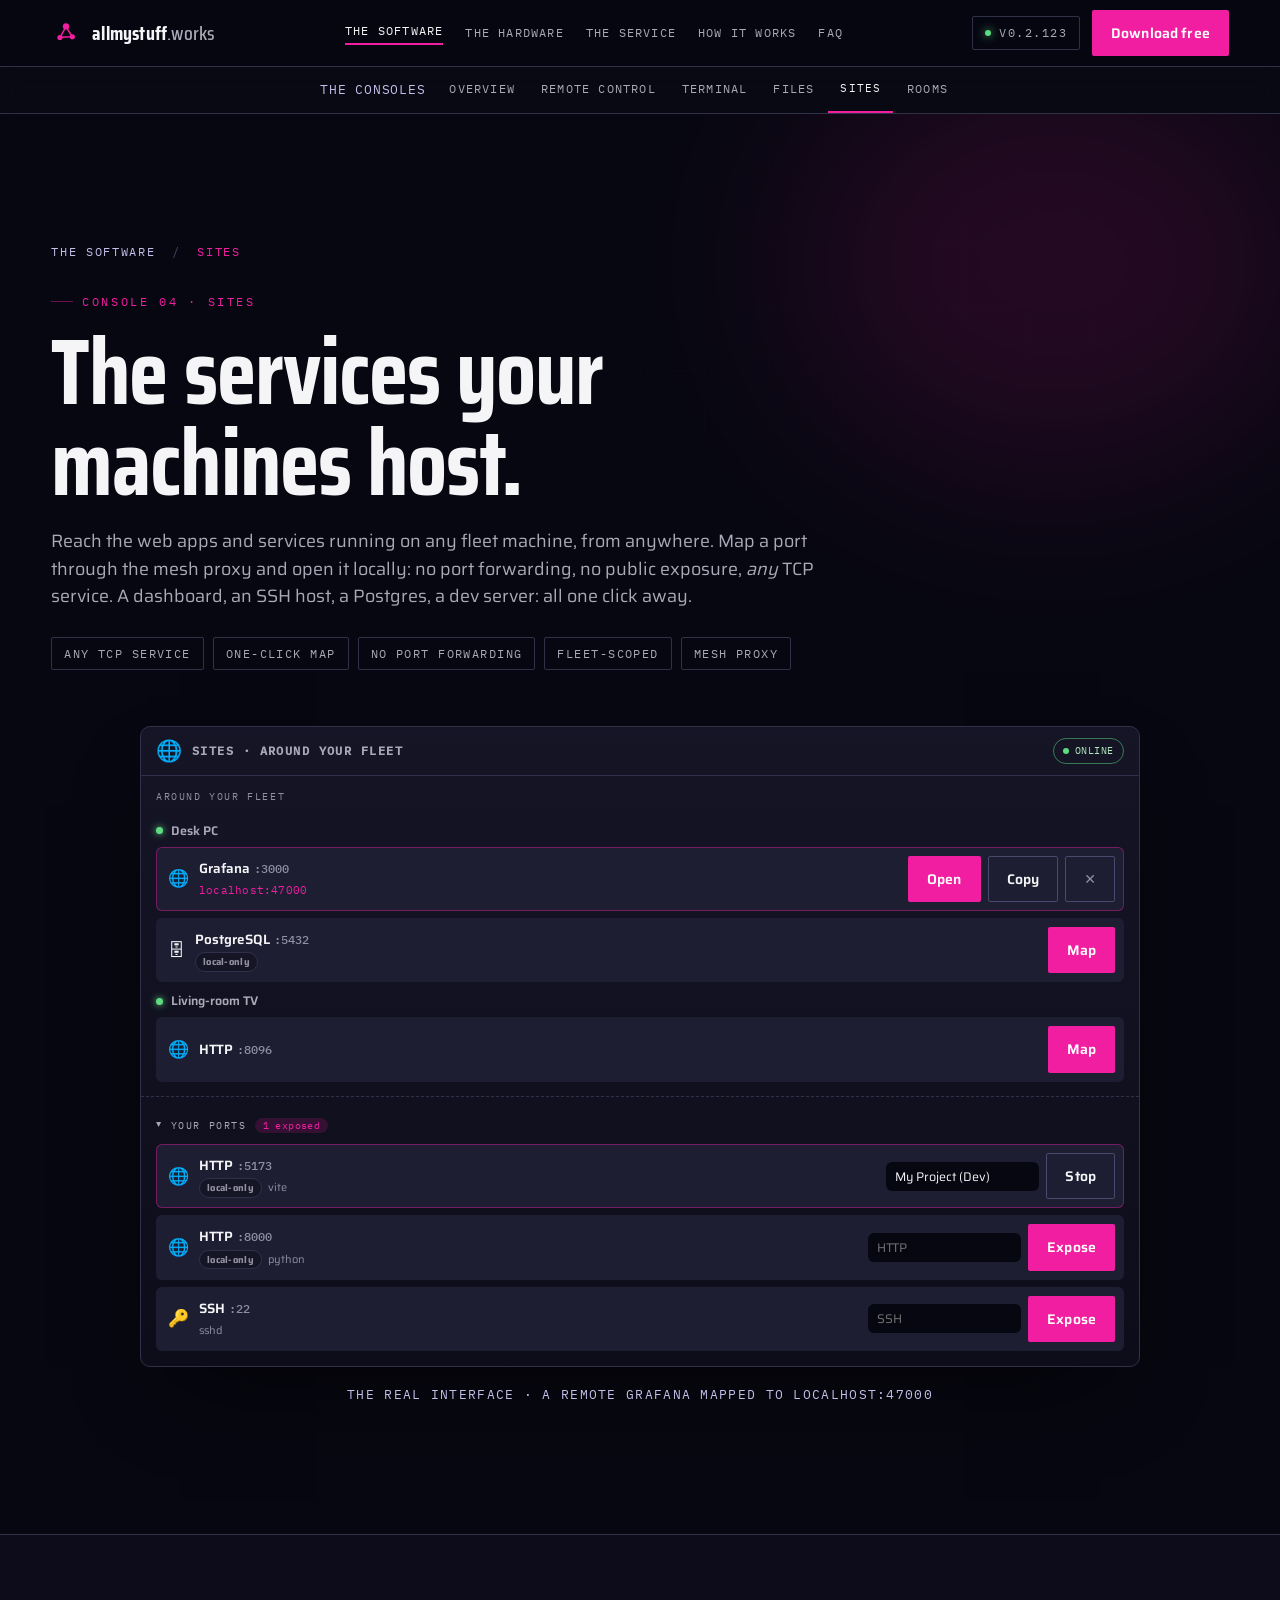
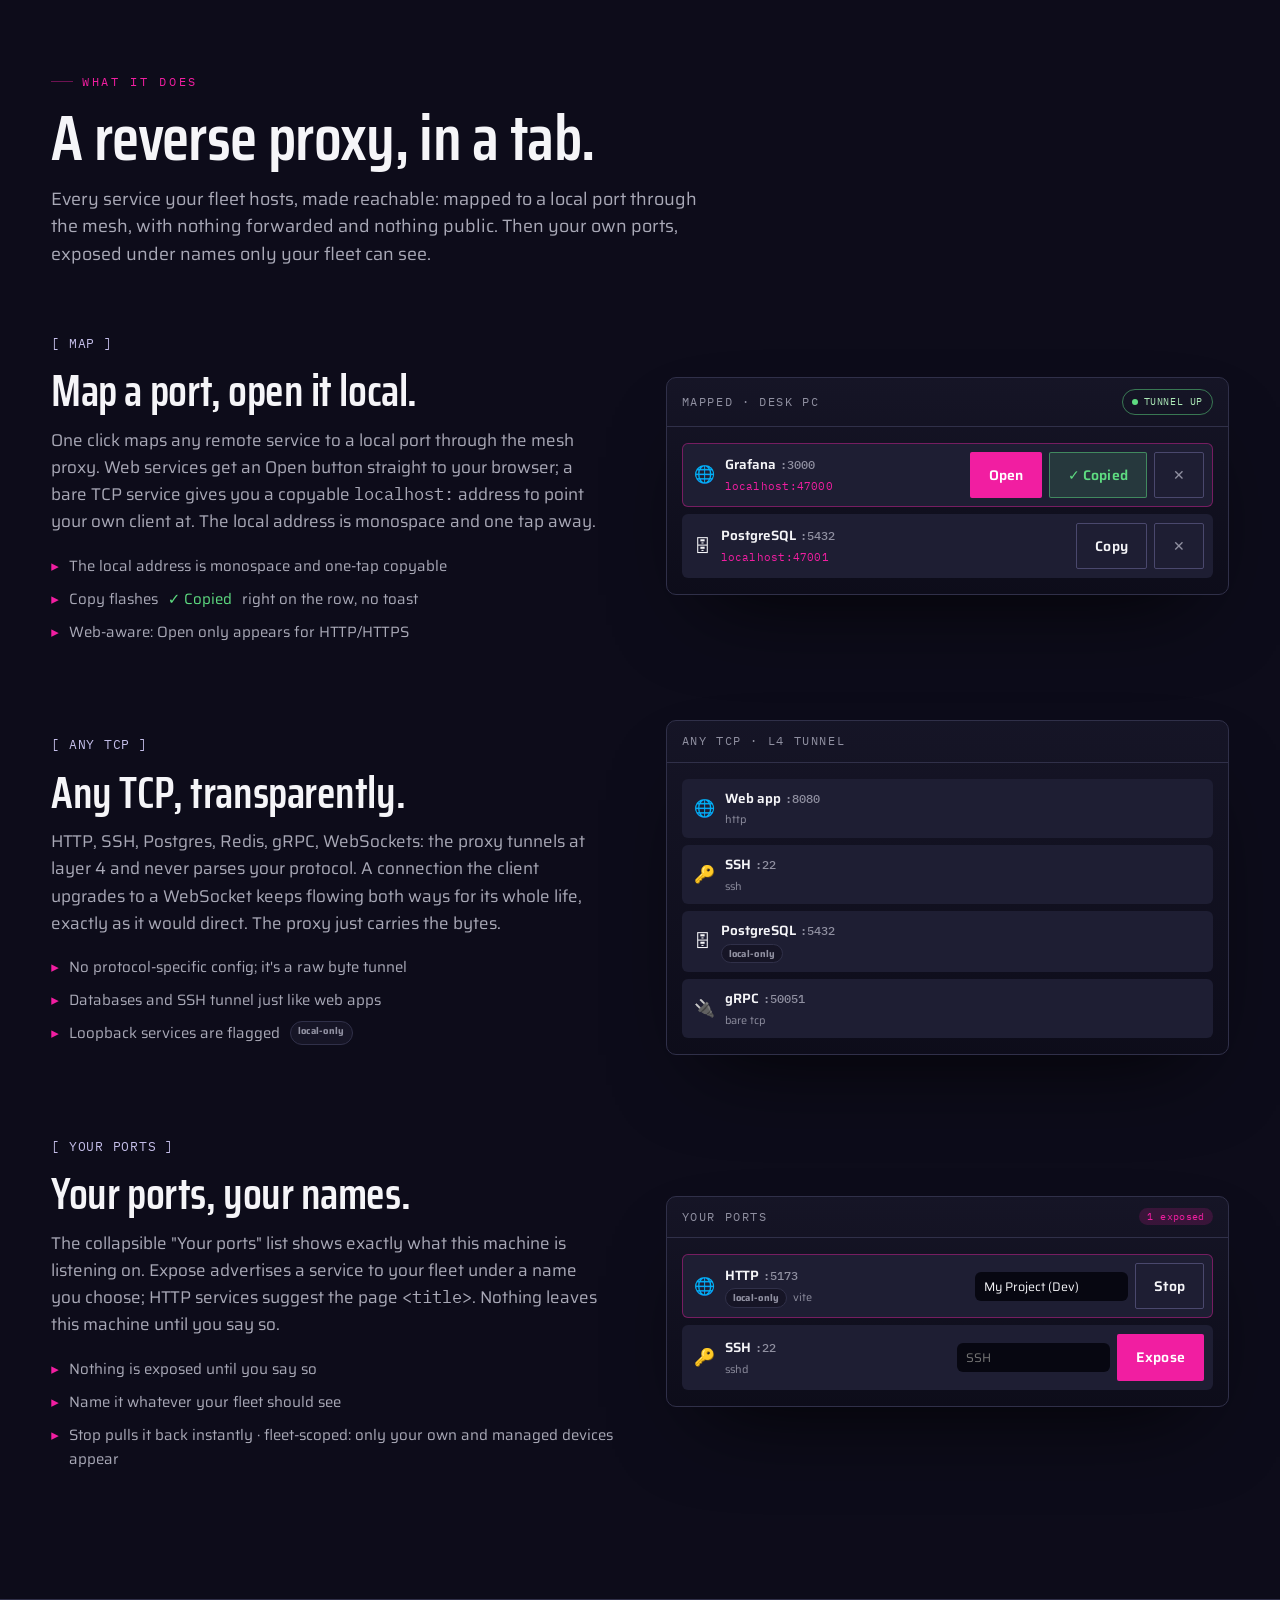
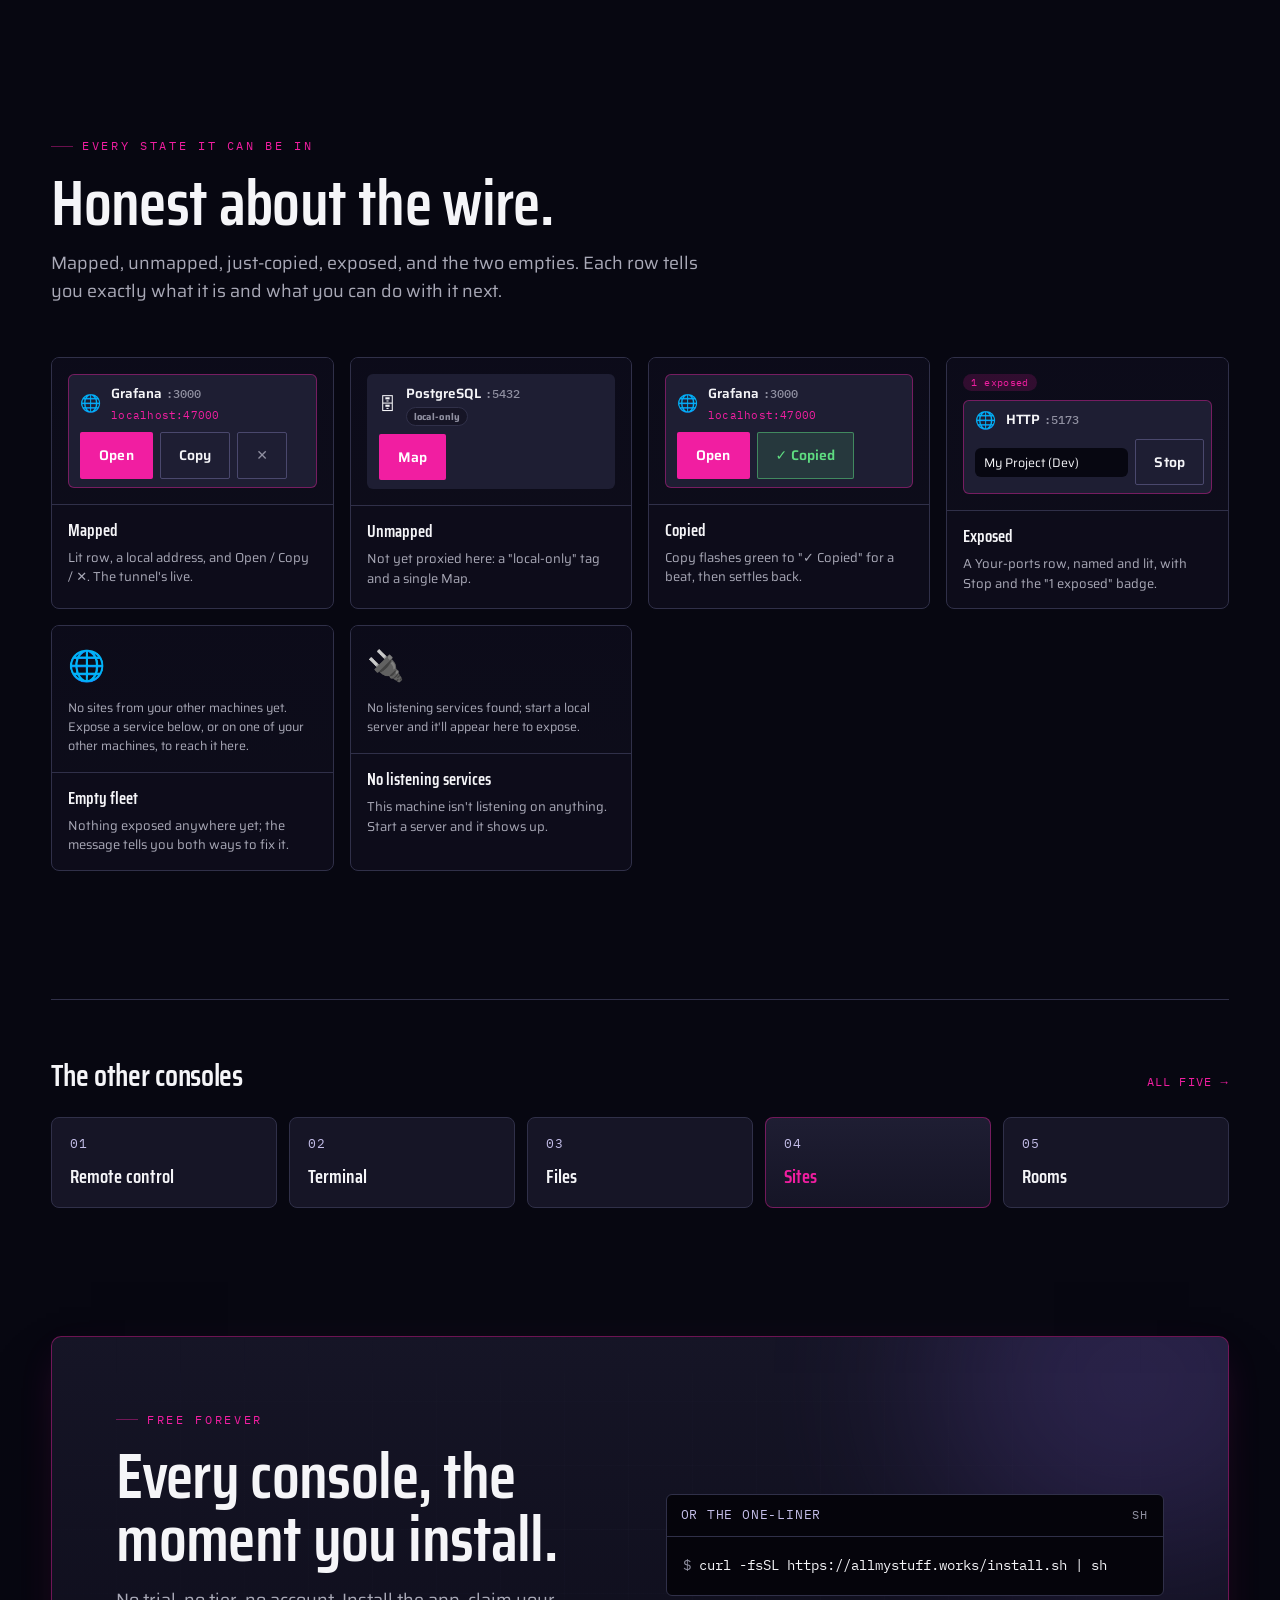
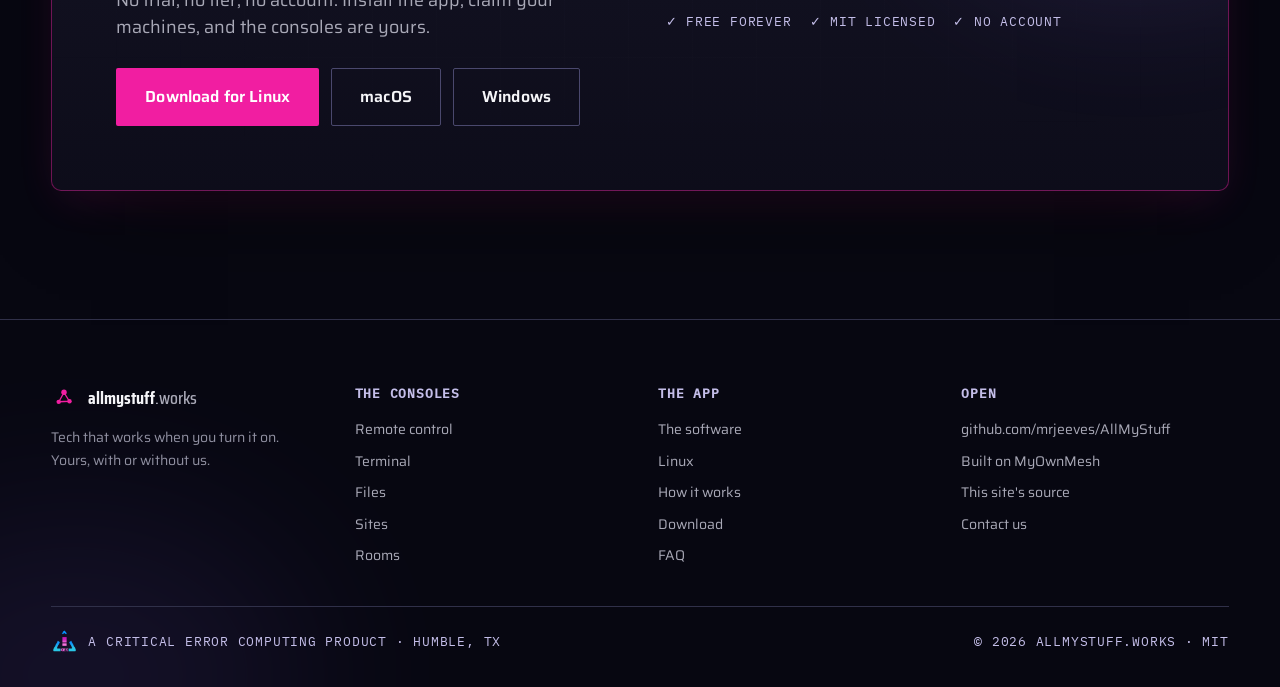
<file: software/consoles/sites/index.html>
<!DOCTYPE html>
<html lang="en">
<head>
<meta charset="utf-8">
<meta name="viewport" content="width=device-width, initial-scale=1">
<title>Sites console · the services your machines host · allmystuff.works</title>
<meta name="description" content="Reach the web apps and TCP services running on any fleet machine from anywhere. Map a remote port through the mesh proxy and open it locally: no port forwarding, any TCP service (HTTP, SSH, databases, gRPC, WebSockets). Expose your own ports under a name.">
<meta name="theme-color" content="#070711">
<link rel="icon" type="image/svg+xml" href="../../../favicon.svg">
<link rel="icon" sizes="48x48 32x32 16x16" href="../../../favicon.ico">
<link rel="apple-touch-icon" href="../../../apple-touch-icon.png">
<meta property="og:type" content="website">
<meta property="og:title" content="Sites console · the services your machines host">
<meta property="og:description" content="Map a remote service through the mesh proxy and open it locally: no forwarding, any TCP service. HTTP, SSH, Postgres, gRPC, WebSockets. The real interface, demonstrated.">
<meta property="og:url" content="https://allmystuff.works/software/consoles/sites/">
<meta property="og:image" content="https://allmystuff.works/og.png">
<link rel="stylesheet" href="../../../ds/cec/tokens/fonts.css">
<link rel="stylesheet" href="../../../ds/cec/tokens/colors.css">
<link rel="stylesheet" href="../../../ds/cec/tokens/typography.css">
<link rel="stylesheet" href="../../../ds/cec/tokens/spacing.css">
<link rel="stylesheet" href="../../../ds/cec/tokens/base.css">
<link rel="stylesheet" href="../../../ds/cec/styles.css">
<style>
  /* ── Console-showcase shared atoms ─────────────────────────────────
     Faithful renders of the app, drawn in the site's design tokens.
     Media-kind hues mirror the app's palette (audio amber, video violet,
     display magenta, input green, storage teal) so the chrome reads true. */
  body { margin: 0; background: oklch(0.135 0.022 285); }
  :root {
    --m-audio: oklch(0.82 0.15 90);
    --m-video: oklch(0.70 0.17 292);
    --m-display: var(--accent);
    --m-input: oklch(0.78 0.16 160);
    --m-storage: oklch(0.75 0.15 195);
  }
  @keyframes amsPulse { 0%, 100% { opacity: 0.55; } 50% { opacity: 1; } }
  @keyframes amsBlink { 0%, 49% { opacity: 1; } 50%, 100% { opacity: 0; } }
  @keyframes amsScan { 0% { transform: translateY(-100%); } 100% { transform: translateY(100%); } }
  @keyframes amsFlow { to { stroke-dashoffset: -30; } }

  /* App-faithful window chrome */
  .win { background: linear-gradient(180deg, var(--surface), var(--bg-2)); border: 1px solid var(--border); border-radius: 10px; overflow: hidden; box-shadow: 0 40px 90px -40px rgb(0 0 0 / 0.85); }
  .win-bar { display: flex; align-items: center; justify-content: space-between; gap: 12px; padding: 11px 15px; border-bottom: 1px solid var(--border); }
  .who { display: flex; align-items: center; gap: 10px; min-width: 0; }
  .who .ico { font-size: 21px; line-height: 1; }
  .who .nm { font-weight: 600; font-size: 14px; color: var(--text); white-space: nowrap; }
  .who .sub { font-family: var(--font-mono); font-size: 10px; letter-spacing: 0.08em; color: var(--faint); display: flex; align-items: center; gap: 6px; }
  .dot-on { width: 6px; height: 6px; border-radius: 50%; background: var(--ok); box-shadow: 0 0 8px var(--ok); }
  .winx { width: 26px; height: 26px; border-radius: 50%; display: grid; place-items: center; background: var(--surface-2); color: var(--dim); font-size: 12px; flex-shrink: 0; }

  /* tab strips */
  .tabrow { display: flex; gap: 6px; padding: 8px 12px; border-bottom: 1px solid var(--border); flex-wrap: wrap; }
  .tab { font-family: var(--font-mono); font-size: 10.5px; letter-spacing: 0.04em; padding: 6px 11px; border-radius: 999px; border: 1px solid var(--border); background: var(--bg); color: var(--dim); display: inline-flex; align-items: center; gap: 6px; white-space: nowrap; }
  .tab.on { background: var(--accent); border-color: var(--accent); color: #fff; }

  /* toggles + pills (console footer) */
  .ctl-row { display: flex; align-items: center; gap: 8px; flex-wrap: wrap; padding: 10px 13px; border-top: 1px solid var(--border); }
  .tgl { font-family: var(--font-body); font-size: 12.5px; font-weight: 600; padding: 6px 11px; border-radius: 999px; border: 1px solid var(--border); background: var(--bg); color: var(--dim); display: inline-flex; align-items: center; gap: 7px; }
  .tgl .pip { width: 6px; height: 6px; border-radius: 50%; background: var(--faint); }
  .tgl.on { background: oklch(0.80 0.17 150 / 0.15); border-color: var(--ok); color: oklch(0.88 0.09 150); }
  .tgl.on .pip { background: var(--ok); box-shadow: 0 0 8px var(--ok); }
  .qpill { font-family: var(--font-mono); font-size: 9.5px; letter-spacing: 0.06em; text-transform: uppercase; padding: 4px 9px; border: 1px solid var(--border); border-radius: 999px; color: var(--dim); }
  .qpill.tuned { border-color: var(--accent-line); color: var(--accent); }
  .stat { font-family: var(--font-mono); font-size: 9.5px; letter-spacing: 0.06em; text-transform: uppercase; display: inline-flex; align-items: center; gap: 6px; padding: 4px 9px; border-radius: 999px; }
  .stat.live { color: oklch(0.88 0.09 150); border: 1px solid oklch(0.80 0.17 150 / 0.5); }
  .stat .ld { width: 6px; height: 6px; border-radius: 50%; background: var(--ok); animation: amsBlink 1.6s steps(1) infinite; }

  /* state-gallery cards */
  .states { display: grid; grid-template-columns: repeat(auto-fit, minmax(min(280px, 100%), 1fr)); gap: 16px; }
  .scard { background: var(--bg-2); border: 1px solid var(--border); border-radius: 8px; overflow: hidden; display: flex; flex-direction: column; }
  .scard-vis { padding: 16px; min-height: 116px; display: flex; flex-direction: column; justify-content: center; gap: 9px; background: linear-gradient(180deg, oklch(0.16 0.03 285), var(--bg-2)); }
  .scard-cap { padding: 12px 16px 15px; border-top: 1px solid var(--border); }
  .scard-cap h4 { font-family: var(--font-display); font-size: 17px; font-weight: 600; margin-bottom: 4px; }
  .scard-cap p { font-size: 13px; color: var(--dim); line-height: 1.5; }

  /* feature list bullets */
  .flist { list-style: none; display: grid; gap: 9px; font-size: 15px; color: var(--dim); }
  .flist li { display: flex; gap: 10px; }
  .flist li::before { content: "▸"; color: var(--accent); }

  /* console switcher */
  .switch { display: grid; grid-template-columns: repeat(auto-fit, minmax(min(170px, 100%), 1fr)); gap: 12px; }
  .switch a { display: flex; flex-direction: column; gap: 6px; padding: 16px 18px; border: 1px solid var(--border); border-radius: 8px; background: var(--surface); transition: border-color var(--dur-base) ease, transform var(--dur-fast) ease; }
  .switch a:hover { border-color: var(--border-bright); transform: var(--lift); }
  .switch a.cur { border-color: var(--accent-line); background: linear-gradient(180deg, var(--surface-2), var(--surface)); }
  .switch .sn { font-family: var(--font-mono); font-size: 13px; letter-spacing: 0.06em; text-transform: uppercase; color: var(--label); }
  .switch .st { font-family: var(--font-display); font-size: 19px; font-weight: 600; }
  .switch a.cur .st { color: var(--accent); }

  /* ── Sites-specific helpers ────────────────────────────────────────
     The Sites tab is a list of service rows grouped by machine, plus a
     collapsible "Your ports" panel. These mirror SitesTab.svelte's
     .row / .machine-head / .tag / .name-in / .count atoms in site tokens. */
  .sec-head { font-family: var(--font-mono); font-size: 10px; letter-spacing: 0.16em; text-transform: uppercase; color: var(--faint); padding: 13px 15px 7px; }
  .mhead { display: flex; align-items: center; gap: 8px; font-size: 12.5px; font-weight: 600; color: var(--dim); padding: 9px 15px 6px; }
  .mdot { width: 7px; height: 7px; border-radius: 50%; background: var(--ok); box-shadow: 0 0 7px var(--ok); flex-shrink: 0; }
  .mdot.off { background: var(--line-strong); box-shadow: none; }
  .srows { display: flex; flex-direction: column; gap: 7px; padding: 0 15px; }
  .srow { display: flex; align-items: center; flex-wrap: wrap; gap: 8px 10px; background: var(--surface-2); border-radius: 6px; padding: 9px 9px 9px 12px; }
  .srow.lit { box-shadow: inset 0 0 0 1px var(--accent-line); }
  .s-ico { font-size: 17px; line-height: 1; flex-shrink: 0; }
  .s-main { flex: 1 1 9rem; min-width: 0; display: flex; flex-direction: column; gap: 2px; }
  .s-name { font-size: 13.5px; font-weight: 600; color: var(--text); white-space: nowrap; overflow: hidden; text-overflow: ellipsis; }
  .s-port { color: var(--faint); font-weight: 500; margin-left: 4px; font-family: var(--font-mono); font-size: 11.5px; }
  .s-sub { font-size: 11px; color: var(--faint); display: flex; align-items: center; gap: 6px; }
  .s-sub.mapped { color: var(--accent); font-family: var(--font-mono); letter-spacing: 0.02em; }
  .s-tag { background: var(--surface); border: 1px solid var(--border); border-radius: 999px; padding: 1px 7px; font-size: 9.5px; font-weight: 700; letter-spacing: 0.03em; color: var(--faint); }
  .s-acts { display: flex; align-items: center; gap: 7px; flex-shrink: 0; }
  .s-x { color: var(--faint); }
  .name-in { flex: 1 1 8rem; min-width: 7rem; border: 1px solid var(--line-strong); border-radius: 6px; padding: 5px 9px; font-size: 12.5px; font-family: var(--font-body); background: var(--bg); color: var(--text); }
  .btn-copied { color: var(--ok) !important; border-color: oklch(0.80 0.17 150 / 0.5) !important; background: oklch(0.80 0.17 150 / 0.14) !important; }
  .ports-head { display: inline-flex; align-items: center; gap: 8px; font-family: var(--font-mono); font-size: 10px; letter-spacing: 0.16em; text-transform: uppercase; color: var(--dim); background: transparent; border: none; cursor: pointer; padding: 0; }
  .ports-chev { display: inline-block; transition: transform var(--dur-fast) ease; }
  .ports-chev.open { transform: rotate(90deg); }
  .count-badge { font-family: var(--font-mono); font-size: 9.5px; letter-spacing: 0.04em; text-transform: none; background: var(--accent-soft); color: var(--accent); border-radius: 999px; padding: 1px 8px; }
</style>
</head>
<body>
<div style="min-height: 100vh; background: var(--bg); color: var(--text); font-family: var(--font-body); overflow-x: clip;">

  <!-- ════════ NAV ════════ -->
  <nav style="position: sticky; top: 0; z-index: 50; background: oklch(0.135 0.022 285 / 0.74); backdrop-filter: blur(14px) saturate(1.2); border-bottom: 1px solid var(--border);">
    <div class="wrap" style="display: flex; align-items: center; justify-content: space-between; height: 66px; gap: 18px;">
      <a href="../../../" style="display: flex; align-items: center; gap: 11px;">
        <svg viewBox="0 0 256 256" aria-hidden="true" style="width: 30px; height: 30px; color: var(--accent);">
          <g stroke="currentColor" stroke-width="13" fill="none" stroke-linecap="round">
            <path d="M128 74 L77 165 M128 74 L181 160 M77 165 L181 160"></path>
          </g>
          <circle cx="128" cy="72" r="27" fill="currentColor"></circle>
          <circle cx="76" cy="166" r="22" fill="currentColor"></circle>
          <circle cx="182" cy="160" r="22" fill="currentColor"></circle>
        </svg>
        <span style="font-family: var(--font-display); font-weight: 700; font-size: 20px; letter-spacing: 0.01em;">allmystuff<span style="color: var(--dim); font-weight: 500;">.works</span></span>
      </a>
      <div style="display: flex; gap: 22px; align-items: center;">
        <a href="../../../software/" style="font-family: var(--font-mono); font-size: 12px; letter-spacing: 0.1em; text-transform: uppercase; color: var(--text); border-bottom: 2px solid var(--accent); padding-bottom: 2px;">The software</a>
        <a href="../../../hardware/" style="font-family: var(--font-mono); font-size: 12px; letter-spacing: 0.1em; text-transform: uppercase; color: var(--dim);">The hardware</a>
        <a href="../../../service/" style="font-family: var(--font-mono); font-size: 12px; letter-spacing: 0.1em; text-transform: uppercase; color: var(--dim);">The service</a>
        <a href="../../../layers/" style="font-family: var(--font-mono); font-size: 12px; letter-spacing: 0.1em; text-transform: uppercase; color: var(--dim);">How it works</a>
        <a href="../../../faq/" style="font-family: var(--font-mono); font-size: 12px; letter-spacing: 0.1em; text-transform: uppercase; color: var(--dim);">FAQ</a>
      </div>
      <div style="display: flex; gap: 12px; align-items: center;">
        <a class="chip" href="https://github.com/mrjeeves/AllMyStuff" title="View AllMyStuff on GitHub"><span class="dot"></span><span id="rel-version">v0.2.123</span></a>
        <a class="btn btn-primary btn-sm" href="../../../download/">Download free</a>
      </div>
    </div>
  </nav>

  <!-- ════════ CONSOLES SUBNAV · always visible on the console pages ════════ -->
  <nav aria-label="Console pages" style="position: sticky; top: 66px; z-index: 40; background: oklch(0.15 0.024 285 / 0.85); backdrop-filter: blur(12px) saturate(1.2); border-bottom: 1px solid var(--border);">
    <div class="wrap" style="display: flex; align-items: stretch; height: 46px; overflow-x: auto; scrollbar-width: none;">
      <div style="display: flex; align-items: stretch; gap: 2px; margin: 0 auto;">
      <span style="display: inline-flex; align-items: center; font-family: var(--font-mono); font-size: 13px; letter-spacing: 0.06em; text-transform: uppercase; color: var(--label); margin-right: 10px; flex-shrink: 0;">the consoles</span>
      <a href="../../" style="display: inline-flex; align-items: center; height: 100%; box-sizing: border-box; font-family: var(--font-mono); font-size: 12px; letter-spacing: 0.1em; text-transform: uppercase; padding: 0 12px; border-bottom: 2px solid transparent; white-space: nowrap; flex-shrink: 0; color: var(--dim);">Overview</a>
      <a href="../remote-control/" style="display: inline-flex; align-items: center; height: 100%; box-sizing: border-box; font-family: var(--font-mono); font-size: 12px; letter-spacing: 0.1em; text-transform: uppercase; padding: 0 12px; border-bottom: 2px solid transparent; white-space: nowrap; flex-shrink: 0; color: var(--dim);">Remote control</a>
      <a href="../terminal/" style="display: inline-flex; align-items: center; height: 100%; box-sizing: border-box; font-family: var(--font-mono); font-size: 12px; letter-spacing: 0.1em; text-transform: uppercase; padding: 0 12px; border-bottom: 2px solid transparent; white-space: nowrap; flex-shrink: 0; color: var(--dim);">Terminal</a>
      <a href="../files/" style="display: inline-flex; align-items: center; height: 100%; box-sizing: border-box; font-family: var(--font-mono); font-size: 12px; letter-spacing: 0.1em; text-transform: uppercase; padding: 0 12px; border-bottom: 2px solid transparent; white-space: nowrap; flex-shrink: 0; color: var(--dim);">Files</a>
      <a href="./" aria-current="page" style="display: inline-flex; align-items: center; height: 100%; box-sizing: border-box; font-family: var(--font-mono); font-size: 11px; letter-spacing: 0.1em; text-transform: uppercase; padding: 0 12px; border-bottom: 2px solid transparent; white-space: nowrap; flex-shrink: 0; color: var(--text); border-bottom-color: var(--accent);">Sites</a>
      <a href="../rooms/" style="display: inline-flex; align-items: center; height: 100%; box-sizing: border-box; font-family: var(--font-mono); font-size: 12px; letter-spacing: 0.1em; text-transform: uppercase; padding: 0 12px; border-bottom: 2px solid transparent; white-space: nowrap; flex-shrink: 0; color: var(--dim);">Rooms</a>
      </div>
    </div>
  </nav>


  <!-- ════════ HERO ════════ -->
  <section class="section" style="padding-bottom: clamp(40px, 5vw, 56px); position: relative; overflow: hidden;">
    <div class="grid-bg"></div>
    <div class="glow" style="width: 520px; height: 420px; left: 62%; top: -10%; background: var(--accent); opacity: 0.12;"></div>
    <div class="wrap" style="position: relative; z-index: 2;">
      <div style="font-family: var(--font-mono); font-size: 12px; letter-spacing: 0.14em; text-transform: uppercase; color: var(--faint); margin-bottom: 22px;">
        <a href="../../../software/" style="color: var(--label);">The software</a>
        <span style="color: var(--border-bright); margin: 0 8px;">/</span>
        <span style="color: var(--accent);">Sites</span>
      </div>
      <div style="max-width: 880px;">
        <span class="eyebrow">Console 04 · Sites</span>
        <h1 class="display-xl" style="margin: 16px 0 20px;">The services your<br>machines host.</h1>
        <p class="lede" style="max-width: 64ch;">Reach the web apps and services running on any fleet machine, from anywhere. Map a port through the mesh proxy and open it locally: no port forwarding, no public exposure, <em>any</em> TCP service. A dashboard, an SSH host, a Postgres, a dev server: all one click away.</p>
      </div>
      <div style="display: flex; gap: 9px; flex-wrap: wrap; margin-top: 26px;">
        <span class="chip">Any TCP service</span>
        <span class="chip">One-click map</span>
        <span class="chip">No port forwarding</span>
        <span class="chip">Fleet-scoped</span>
        <span class="chip">Mesh proxy</span>
      </div>
    </div>
  </section>

  <!-- ════════ THE CONSOLE, LIVE (primary mockup) ════════ -->
  <section class="section" style="padding-top: 0;">
    <div class="wrap">
      <div class="win" style="max-width: 1000px; margin: 0 auto;">
        <!-- header -->
        <div class="win-bar">
          <div class="who">
            <span class="ico">🌐</span>
            <div style="min-width: 0;">
              <div class="nm" style="font-family: var(--font-mono); font-size: 12px; letter-spacing: 0.12em; text-transform: uppercase; color: var(--dim);">sites · around your fleet</div>
            </div>
          </div>
          <span class="stat live" title="Connected to the mesh"><span class="ld"></span>online</span>
        </div>

        <!-- around your fleet -->
        <div class="sec-head">Around your fleet</div>

        <!-- Desk PC -->
        <div class="mhead"><span class="mdot"></span>Desk PC</div>
        <div class="srows">
          <!-- mapped: Grafana -->
          <div class="srow lit">
            <span class="s-ico">🌐</span>
            <span class="s-main">
              <span class="s-name">Grafana<span class="s-port">:3000</span></span>
              <span class="s-sub mapped" title="Reachable locally at this address">localhost:47000</span>
            </span>
            <div class="s-acts">
              <span class="btn btn-primary btn-sm" title="Open in your browser">Open</span>
              <span class="btn btn-ghost btn-sm" title="Copy its local address">Copy</span>
              <span class="btn btn-ghost btn-sm s-x" title="Unmap · stop proxying it here" aria-label="Unmap">✕</span>
            </div>
          </div>
          <!-- unmapped: PostgreSQL -->
          <div class="srow">
            <span class="s-ico">🗄</span>
            <span class="s-main">
              <span class="s-name">PostgreSQL<span class="s-port">:5432</span></span>
              <span class="s-sub"><span class="s-tag">local-only</span></span>
            </span>
            <div class="s-acts">
              <span class="btn btn-primary btn-sm" title="Map this site to a local port through the mesh proxy">Map</span>
            </div>
          </div>
        </div>

        <!-- Living-room TV -->
        <div class="mhead"><span class="mdot"></span>Living-room TV</div>
        <div class="srows">
          <div class="srow">
            <span class="s-ico">🌐</span>
            <span class="s-main">
              <span class="s-name">HTTP<span class="s-port">:8096</span></span>
            </span>
            <div class="s-acts">
              <span class="btn btn-primary btn-sm" title="Map this site to a local port through the mesh proxy">Map</span>
            </div>
          </div>
        </div>

        <!-- your ports (expanded) -->
        <div style="border-top: 1px dashed var(--border); margin-top: 14px; padding: 13px 15px 7px;">
          <button class="ports-head" aria-expanded="true">
            <span class="ports-chev open" aria-hidden="true">▸</span>
            Your ports
            <span class="count-badge">1 exposed</span>
          </button>
        </div>
        <div class="srows" style="padding-bottom: 15px;">
          <!-- exposed: My Project (Dev) -->
          <div class="srow lit">
            <span class="s-ico">🌐</span>
            <span class="s-main">
              <span class="s-name">HTTP<span class="s-port">:5173</span></span>
              <span class="s-sub"><span class="s-tag">local-only</span> vite</span>
            </span>
            <div class="s-acts">
              <input class="name-in" value="My Project (Dev)" title="Name your fleet sees this site under" aria-label="Name your fleet sees this site under">
              <span class="btn btn-ghost btn-sm" title="Stop advertising this service">Stop</span>
            </div>
          </div>
          <!-- HTTP :8000 -->
          <div class="srow">
            <span class="s-ico">🌐</span>
            <span class="s-main">
              <span class="s-name">HTTP<span class="s-port">:8000</span></span>
              <span class="s-sub"><span class="s-tag">local-only</span> python</span>
            </span>
            <div class="s-acts">
              <input class="name-in" placeholder="HTTP" title="Name your fleet sees this site under" aria-label="Name your fleet sees this site under">
              <span class="btn btn-primary btn-sm" title="Advertise this service to your fleet under this name">Expose</span>
            </div>
          </div>
          <!-- SSH :22 -->
          <div class="srow">
            <span class="s-ico">🔑</span>
            <span class="s-main">
              <span class="s-name">SSH<span class="s-port">:22</span></span>
              <span class="s-sub">sshd</span>
            </span>
            <div class="s-acts">
              <input class="name-in" placeholder="SSH" title="Name your fleet sees this site under" aria-label="Name your fleet sees this site under">
              <span class="btn btn-primary btn-sm" title="Advertise this service to your fleet under this name">Expose</span>
            </div>
          </div>
        </div>
      </div>
      <p style="text-align: center; font-family: var(--font-mono); font-size: 13px; letter-spacing: 0.1em; text-transform: uppercase; color: var(--label); margin-top: 18px;">The real interface · a remote Grafana mapped to localhost:47000</p>
    </div>
  </section>

  <!-- ════════ FEATURES ════════ -->
  <section class="section" style="background: var(--bg-2); border-top: 1px solid var(--border); border-bottom: 1px solid var(--border);">
    <div class="wrap">
      <div style="max-width: 820px; margin-bottom: clamp(40px, 5vw, 60px);">
        <span class="eyebrow">What it does</span>
        <h2 class="display-l" style="margin: 16px 0 16px;">A reverse proxy, in a tab.</h2>
        <p class="lede">Every service your fleet hosts, made reachable: mapped to a local port through the mesh, with nothing forwarded and nothing public. Then your own ports, exposed under names only your fleet can see.</p>
      </div>

      <!-- F1 map -->
      <div style="display: grid; grid-template-columns: repeat(auto-fit, minmax(min(380px, 100%), 1fr)); gap: clamp(28px, 4vw, 56px); align-items: center; margin-bottom: clamp(48px, 6vw, 80px);">
        <div>
          <span style="font-family: var(--font-mono); font-size: 13px; letter-spacing: 0.06em; text-transform: uppercase; color: var(--label);">[ map ]</span>
          <h3 class="display-m" style="margin: 14px 0 14px;">Map a port, open it local.</h3>
          <p style="color: var(--dim); line-height: 1.6; max-width: 50ch; margin-bottom: 18px;">One click maps any remote service to a local port through the mesh proxy. Web services get an Open button straight to your browser; a bare TCP service gives you a copyable <span class="mono">localhost:</span> address to point your own client at. The local address is monospace and one tap away.</p>
          <ul class="flist">
            <li>The local address is monospace and one-tap copyable</li>
            <li>Copy flashes <span style="color: var(--ok);">✓ Copied</span> right on the row, no toast</li>
            <li>Web-aware: Open only appears for HTTP/HTTPS</li>
          </ul>
        </div>
        <div class="win">
          <div class="win-bar"><span style="font-family: var(--font-mono); font-size: 11.5px; letter-spacing: 0.14em; text-transform: uppercase; color: var(--faint);">mapped · desk pc</span><span class="stat live"><span class="ld"></span>tunnel up</span></div>
          <div class="srows" style="padding: 16px 15px;">
            <div class="srow lit">
              <span class="s-ico">🌐</span>
              <span class="s-main">
                <span class="s-name">Grafana<span class="s-port">:3000</span></span>
                <span class="s-sub mapped">localhost:47000</span>
              </span>
              <div class="s-acts">
                <span class="btn btn-primary btn-sm" title="Open in your browser">Open</span>
                <span class="btn btn-ghost btn-sm btn-copied" title="Copy its local address">✓ Copied</span>
                <span class="btn btn-ghost btn-sm s-x" title="Unmap · stop proxying it here" aria-label="Unmap">✕</span>
              </div>
            </div>
            <div class="srow">
              <span class="s-ico">🗄</span>
              <span class="s-main">
                <span class="s-name">PostgreSQL<span class="s-port">:5432</span></span>
                <span class="s-sub mapped">localhost:47001</span>
              </span>
              <div class="s-acts">
                <span class="btn btn-ghost btn-sm" title="Copy its local address">Copy</span>
                <span class="btn btn-ghost btn-sm s-x" title="Unmap · stop proxying it here" aria-label="Unmap">✕</span>
              </div>
            </div>
          </div>
        </div>
      </div>

      <!-- F2 any tcp -->
      <div style="display: grid; grid-template-columns: repeat(auto-fit, minmax(min(380px, 100%), 1fr)); gap: clamp(28px, 4vw, 56px); align-items: center; margin-bottom: clamp(48px, 6vw, 80px);">
        <div class="win" style="order: 2;">
          <div class="win-bar"><span style="font-family: var(--font-mono); font-size: 11.5px; letter-spacing: 0.14em; text-transform: uppercase; color: var(--faint);">any tcp · l4 tunnel</span></div>
          <div class="srows" style="padding: 16px 15px;">
            <div class="srow">
              <span class="s-ico">🌐</span>
              <span class="s-main"><span class="s-name">Web app<span class="s-port">:8080</span></span><span class="s-sub">http</span></span>
            </div>
            <div class="srow">
              <span class="s-ico">🔑</span>
              <span class="s-main"><span class="s-name">SSH<span class="s-port">:22</span></span><span class="s-sub">ssh</span></span>
            </div>
            <div class="srow">
              <span class="s-ico">🗄</span>
              <span class="s-main"><span class="s-name">PostgreSQL<span class="s-port">:5432</span></span><span class="s-sub"><span class="s-tag">local-only</span></span></span>
            </div>
            <div class="srow">
              <span class="s-ico">🔌</span>
              <span class="s-main"><span class="s-name">gRPC<span class="s-port">:50051</span></span><span class="s-sub">bare tcp</span></span>
            </div>
          </div>
        </div>
        <div style="order: 1;">
          <span style="font-family: var(--font-mono); font-size: 13px; letter-spacing: 0.06em; text-transform: uppercase; color: var(--label);">[ any tcp ]</span>
          <h3 class="display-m" style="margin: 14px 0 14px;">Any TCP, transparently.</h3>
          <p style="color: var(--dim); line-height: 1.6; max-width: 50ch; margin-bottom: 18px;">HTTP, SSH, Postgres, Redis, gRPC, WebSockets: the proxy tunnels at layer 4 and never parses your protocol. A connection the client upgrades to a WebSocket keeps flowing both ways for its whole life, exactly as it would direct. The proxy just carries the bytes.</p>
          <ul class="flist">
            <li>No protocol-specific config; it's a raw byte tunnel</li>
            <li>Databases and SSH tunnel just like web apps</li>
            <li>Loopback services are flagged <span class="s-tag" style="display:inline;">local-only</span></li>
          </ul>
        </div>
      </div>

      <!-- F3 your ports -->
      <div style="display: grid; grid-template-columns: repeat(auto-fit, minmax(min(380px, 100%), 1fr)); gap: clamp(28px, 4vw, 56px); align-items: center;">
        <div>
          <span style="font-family: var(--font-mono); font-size: 13px; letter-spacing: 0.06em; text-transform: uppercase; color: var(--label);">[ your ports ]</span>
          <h3 class="display-m" style="margin: 14px 0 14px;">Your ports, your names.</h3>
          <p style="color: var(--dim); line-height: 1.6; max-width: 50ch; margin-bottom: 18px;">The collapsible "Your ports" list shows exactly what this machine is listening on. Expose advertises a service to your fleet under a name you choose; HTTP services suggest the page <span class="mono">&lt;title&gt;</span>. Nothing leaves this machine until you say so.</p>
          <ul class="flist">
            <li>Nothing is exposed until you say so</li>
            <li>Name it whatever your fleet should see</li>
            <li>Stop pulls it back instantly · fleet-scoped: only your own and managed devices appear</li>
          </ul>
        </div>
        <div class="win">
          <div class="win-bar"><span style="font-family: var(--font-mono); font-size: 11.5px; letter-spacing: 0.14em; text-transform: uppercase; color: var(--faint);">your ports</span><span class="count-badge">1 exposed</span></div>
          <div class="srows" style="padding: 16px 15px;">
            <div class="srow lit">
              <span class="s-ico">🌐</span>
              <span class="s-main"><span class="s-name">HTTP<span class="s-port">:5173</span></span><span class="s-sub"><span class="s-tag">local-only</span> vite</span></span>
              <div class="s-acts">
                <input class="name-in" value="My Project (Dev)" title="Name your fleet sees this site under" aria-label="Name your fleet sees this site under">
                <span class="btn btn-ghost btn-sm" title="Stop advertising this service">Stop</span>
              </div>
            </div>
            <div class="srow">
              <span class="s-ico">🔑</span>
              <span class="s-main"><span class="s-name">SSH<span class="s-port">:22</span></span><span class="s-sub">sshd</span></span>
              <div class="s-acts">
                <input class="name-in" placeholder="SSH" title="Name your fleet sees this site under" aria-label="Name your fleet sees this site under">
                <span class="btn btn-primary btn-sm" title="Advertise this service to your fleet under this name">Expose</span>
              </div>
            </div>
          </div>
        </div>
      </div>
    </div>
  </section>

  <!-- ════════ STATES ════════ -->
  <section class="section">
    <div class="wrap">
      <div style="max-width: 820px; margin-bottom: clamp(36px, 4vw, 52px);">
        <span class="eyebrow">Every state it can be in</span>
        <h2 class="display-l" style="margin: 16px 0 16px;">Honest about the wire.</h2>
        <p class="lede">Mapped, unmapped, just-copied, exposed, and the two empties. Each row tells you exactly what it is and what you can do with it next.</p>
      </div>
      <div class="states">
        <!-- Mapped -->
        <div class="scard">
          <div class="scard-vis">
            <div class="srow lit" style="margin: 0;">
              <span class="s-ico">🌐</span>
              <span class="s-main"><span class="s-name">Grafana<span class="s-port">:3000</span></span><span class="s-sub mapped">localhost:47000</span></span>
              <div class="s-acts">
                <span class="btn btn-primary btn-sm" title="Open in your browser">Open</span>
                <span class="btn btn-ghost btn-sm" title="Copy its local address">Copy</span>
                <span class="btn btn-ghost btn-sm s-x" title="Unmap · stop proxying it here">✕</span>
              </div>
            </div>
          </div>
          <div class="scard-cap"><h4>Mapped</h4><p>Lit row, a local address, and Open / Copy / ✕. The tunnel's live.</p></div>
        </div>
        <!-- Unmapped -->
        <div class="scard">
          <div class="scard-vis">
            <div class="srow" style="margin: 0;">
              <span class="s-ico">🗄</span>
              <span class="s-main"><span class="s-name">PostgreSQL<span class="s-port">:5432</span></span><span class="s-sub"><span class="s-tag">local-only</span></span></span>
              <div class="s-acts"><span class="btn btn-primary btn-sm" title="Map this site to a local port through the mesh proxy">Map</span></div>
            </div>
          </div>
          <div class="scard-cap"><h4>Unmapped</h4><p>Not yet proxied here: a "local-only" tag and a single Map.</p></div>
        </div>
        <!-- Copied -->
        <div class="scard">
          <div class="scard-vis">
            <div class="srow lit" style="margin: 0;">
              <span class="s-ico">🌐</span>
              <span class="s-main"><span class="s-name">Grafana<span class="s-port">:3000</span></span><span class="s-sub mapped">localhost:47000</span></span>
              <div class="s-acts">
                <span class="btn btn-primary btn-sm" title="Open in your browser">Open</span>
                <span class="btn btn-ghost btn-sm btn-copied" title="Copy its local address">✓ Copied</span>
              </div>
            </div>
          </div>
          <div class="scard-cap"><h4>Copied</h4><p>Copy flashes green to "✓ Copied" for a beat, then settles back.</p></div>
        </div>
        <!-- Exposed -->
        <div class="scard">
          <div class="scard-vis">
            <span class="count-badge" style="align-self: start;">1 exposed</span>
            <div class="srow lit" style="margin: 0;">
              <span class="s-ico">🌐</span>
              <span class="s-main"><span class="s-name">HTTP<span class="s-port">:5173</span></span></span>
              <div class="s-acts">
                <input class="name-in" value="My Project (Dev)" style="flex: 1 1 6rem; min-width: 5rem;" aria-label="Name your fleet sees this site under">
                <span class="btn btn-ghost btn-sm" title="Stop advertising this service">Stop</span>
              </div>
            </div>
          </div>
          <div class="scard-cap"><h4>Exposed</h4><p>A Your-ports row, named and lit, with Stop and the "1 exposed" badge.</p></div>
        </div>
        <!-- Empty fleet -->
        <div class="scard">
          <div class="scard-vis">
            <div style="font-size: 30px;">🌐</div>
            <div style="font-size: 12.5px; color: var(--dim); line-height: 1.5;">No sites from your other machines yet. Expose a service below, or on one of your other machines, to reach it here.</div>
          </div>
          <div class="scard-cap"><h4>Empty fleet</h4><p>Nothing exposed anywhere yet; the message tells you both ways to fix it.</p></div>
        </div>
        <!-- No listening services -->
        <div class="scard">
          <div class="scard-vis">
            <div style="font-size: 30px;">🔌</div>
            <div style="font-size: 12.5px; color: var(--dim); line-height: 1.5;">No listening services found; start a local server and it'll appear here to expose.</div>
          </div>
          <div class="scard-cap"><h4>No listening services</h4><p>This machine isn't listening on anything. Start a server and it shows up.</p></div>
        </div>
      </div>
    </div>
  </section>

  <!-- ════════ CONSOLE SWITCHER ════════ -->
  <section class="section" style="padding-top: 0;">
    <div class="wrap">
      <div style="border-top: 1px solid var(--border); padding-top: clamp(40px, 5vw, 56px);">
        <div style="display: flex; align-items: baseline; justify-content: space-between; gap: 16px; flex-wrap: wrap; margin-bottom: 22px;">
          <h2 class="display-s">The other consoles</h2>
          <a href="../" style="font-family: var(--font-mono); font-size: 12px; letter-spacing: 0.1em; text-transform: uppercase; color: var(--accent);">All five →</a>
        </div>
        <div class="switch">
          <a href="../remote-control/"><span class="sn">01</span><span class="st">Remote control</span></a>
          <a href="../terminal/"><span class="sn">02</span><span class="st">Terminal</span></a>
          <a href="../files/"><span class="sn">03</span><span class="st">Files</span></a>
          <a class="cur" href="../sites/"><span class="sn">04</span><span class="st">Sites</span></a>
          <a href="../rooms/"><span class="sn">05</span><span class="st">Rooms</span></a>
        </div>
      </div>
    </div>
  </section>

  <!-- ════════ DOWNLOAD CTA ════════ -->
  <section class="section" style="padding-top: 0;">
    <div class="wrap">
      <div style="position: relative; background: linear-gradient(180deg, var(--surface), var(--bg-2)); border: 1px solid var(--accent-line); border-radius: 10px; padding: clamp(36px, 5vw, 64px); overflow: hidden; box-shadow: 0 40px 90px -40px rgb(0 0 0 / 0.8), 0 14px 40px -12px oklch(0.64 0.255 350 / 0.2);">
        <div class="grid-bg" style="opacity: 0.8;"></div>
        <div class="glow" style="width: 420px; height: 360px; right: -10%; top: -30%; background: var(--violet); opacity: 0.18;"></div>
        <div style="position: relative; display: grid; grid-template-columns: repeat(auto-fit, minmax(min(380px, 100%), 1fr)); gap: clamp(32px, 4vw, 56px); align-items: center;">
          <div>
            <span class="eyebrow">Free forever</span>
            <h2 class="display-l" style="margin: 16px 0 16px;">Every console, the moment you install.</h2>
            <p class="lede" style="margin-bottom: 26px;">No trial, no tier, no account. Install the app, claim your machines, and the consoles are yours.</p>
            <div style="display: flex; gap: 12px; flex-wrap: wrap;">
              <a class="btn btn-primary" href="../../../download/">Download for Linux</a>
              <a class="btn btn-ghost" href="../../../download/">macOS</a>
              <a class="btn btn-ghost" href="../../../download/">Windows</a>
            </div>
          </div>
          <div>
            <div style="background: oklch(0.115 0.018 285); border: 1px solid var(--border); border-radius: 6px; overflow: hidden;">
              <div style="display: flex; align-items: center; justify-content: space-between; padding: 10px 14px; border-bottom: 1px solid var(--border);">
                <span style="font-family: var(--font-mono); font-size: 13px; letter-spacing: 0.06em; text-transform: uppercase; color: var(--label);">or the one-liner</span>
                <span style="font-family: var(--font-mono); font-size: 11.5px; letter-spacing: 0.14em; text-transform: uppercase; color: var(--faint);">sh</span>
              </div>
              <div style="padding: 18px 16px; font-family: var(--font-mono); font-size: 13.5px; color: var(--text); overflow-x: auto; white-space: nowrap;"><span style="color: var(--faint);">$</span> curl -fsSL https://allmystuff.works/install.sh | sh</div>
            </div>
            <div style="display: flex; gap: 18px; flex-wrap: wrap; margin-top: 16px;">
              <span style="font-family: var(--font-mono); font-size: 13px; letter-spacing: 0.06em; text-transform: uppercase; color: var(--label);">✓ free forever</span>
              <span style="font-family: var(--font-mono); font-size: 13px; letter-spacing: 0.06em; text-transform: uppercase; color: var(--label);">✓ mit licensed</span>
              <span style="font-family: var(--font-mono); font-size: 13px; letter-spacing: 0.06em; text-transform: uppercase; color: var(--label);">✓ no account</span>
            </div>
          </div>
        </div>
      </div>
    </div>
  </section>

  <!-- ════════ FOOTER ════════ -->
  <footer style="border-top: 1px solid var(--border); padding: clamp(40px, 5vw, 64px) 0 32px; position: relative; overflow: hidden;">
    <div class="glow" style="width: 460px; height: 320px; left: -12%; bottom: -40%; background: var(--violet); opacity: 0.1;"></div>
    <div class="wrap" style="position: relative;">
      <div style="display: grid; grid-template-columns: repeat(auto-fit, minmax(min(240px, 100%), 1fr)); gap: 36px; margin-bottom: 40px;">
        <div>
          <div style="display: flex; align-items: center; gap: 11px; margin-bottom: 14px;">
            <svg viewBox="0 0 256 256" aria-hidden="true" style="width: 26px; height: 26px; color: var(--accent);">
              <g stroke="currentColor" stroke-width="13" fill="none" stroke-linecap="round">
                <path d="M128 74 L77 165 M128 74 L181 160 M77 165 L181 160"></path>
              </g>
              <circle cx="128" cy="72" r="27" fill="currentColor"></circle>
              <circle cx="76" cy="166" r="22" fill="currentColor"></circle>
              <circle cx="182" cy="160" r="22" fill="currentColor"></circle>
            </svg>
            <span style="font-family: var(--font-display); font-weight: 700; font-size: 18px;">allmystuff<span style="color: var(--dim); font-weight: 500;">.works</span></span>
          </div>
          <p style="font-size: 14px; color: var(--faint); max-width: 32ch; line-height: 1.6;">Tech that works when you turn it on. Yours, with or without us.</p>
        </div>
        <div>
          <h4 style="font-family: var(--font-mono); font-size: 13px; letter-spacing: 0.06em; text-transform: uppercase; color: var(--label); margin-bottom: 14px;">The consoles</h4>
          <ul style="list-style: none; display: grid; gap: 9px; font-size: 14px; color: var(--dim);">
            <li><a href="../remote-control/">Remote control</a></li>
            <li><a href="../terminal/">Terminal</a></li>
            <li><a href="../files/">Files</a></li>
            <li><a href="../sites/">Sites</a></li>
            <li><a href="../rooms/">Rooms</a></li>
          </ul>
        </div>
        <div>
          <h4 style="font-family: var(--font-mono); font-size: 13px; letter-spacing: 0.06em; text-transform: uppercase; color: var(--label); margin-bottom: 14px;">The app</h4>
          <ul style="list-style: none; display: grid; gap: 9px; font-size: 14px; color: var(--dim);">
            <li><a href="../../../software/">The software</a></li>
            <li><a href="../../../linux/">Linux</a></li>
            <li><a href="../../../layers/">How it works</a></li>
            <li><a href="../../../download/">Download</a></li>
            <li><a href="../../../faq/">FAQ</a></li>
          </ul>
        </div>
        <div>
          <h4 style="font-family: var(--font-mono); font-size: 13px; letter-spacing: 0.06em; text-transform: uppercase; color: var(--label); margin-bottom: 14px;">Open</h4>
          <ul style="list-style: none; display: grid; gap: 9px; font-size: 14px; color: var(--dim);">
            <li><a href="https://github.com/mrjeeves/AllMyStuff">github.com/mrjeeves/AllMyStuff</a></li>
            <li><a href="https://myownmesh.net">Built on MyOwnMesh</a></li>
            <li><a href="https://github.com/mrjeeves/allmystuff.works">This site's source</a></li>
            <li><a href="https://www.criticalerrorcomputing.com/pages/contact">Contact us</a></li>
          </ul>
        </div>
      </div>
      <div style="display: flex; align-items: center; justify-content: space-between; gap: 16px; flex-wrap: wrap; padding-top: 22px; border-top: 1px solid var(--border);">
        <div style="display: flex; align-items: center; gap: 10px;">
          <img src="../../../assets/cec-logo.png" alt="Critical Error Computing" style="height: 26px; width: auto;">
          <span style="font-family: var(--font-mono); font-size: 13px; letter-spacing: 0.06em; text-transform: uppercase; color: var(--label);">A Critical Error Computing product · Humble, TX</span>
        </div>
        <span style="font-family: var(--font-mono); font-size: 13px; letter-spacing: 0.06em; text-transform: uppercase; color: var(--label);">© 2026 allmystuff.works · MIT</span>
      </div>
    </div>
  </footer>
</div>

<script>
(function () {
  "use strict";
  fetch("https://api.github.com/repos/mrjeeves/AllMyStuff/releases/latest")
    .then(function (r) { if (!r.ok) throw new Error(r.status); return r.json(); })
    .then(function (rel) {
      var v = document.getElementById("rel-version");
      if (v && rel.tag_name) v.textContent = rel.tag_name[0] === "v" ? rel.tag_name : "v" + rel.tag_name;
    })
    .catch(function () {});
})();
</script>
<script>
(function () {
  // Keep the active console tab in view when the subnav overflows (phones).
  var bar = document.querySelector('nav[aria-label="Console pages"] .wrap');
  var on = bar && bar.querySelector('[aria-current="page"]');
  if (bar && on) bar.scrollLeft = Math.max(0, on.offsetLeft - 90);
})();
</script>
</body>
</html>
</file>
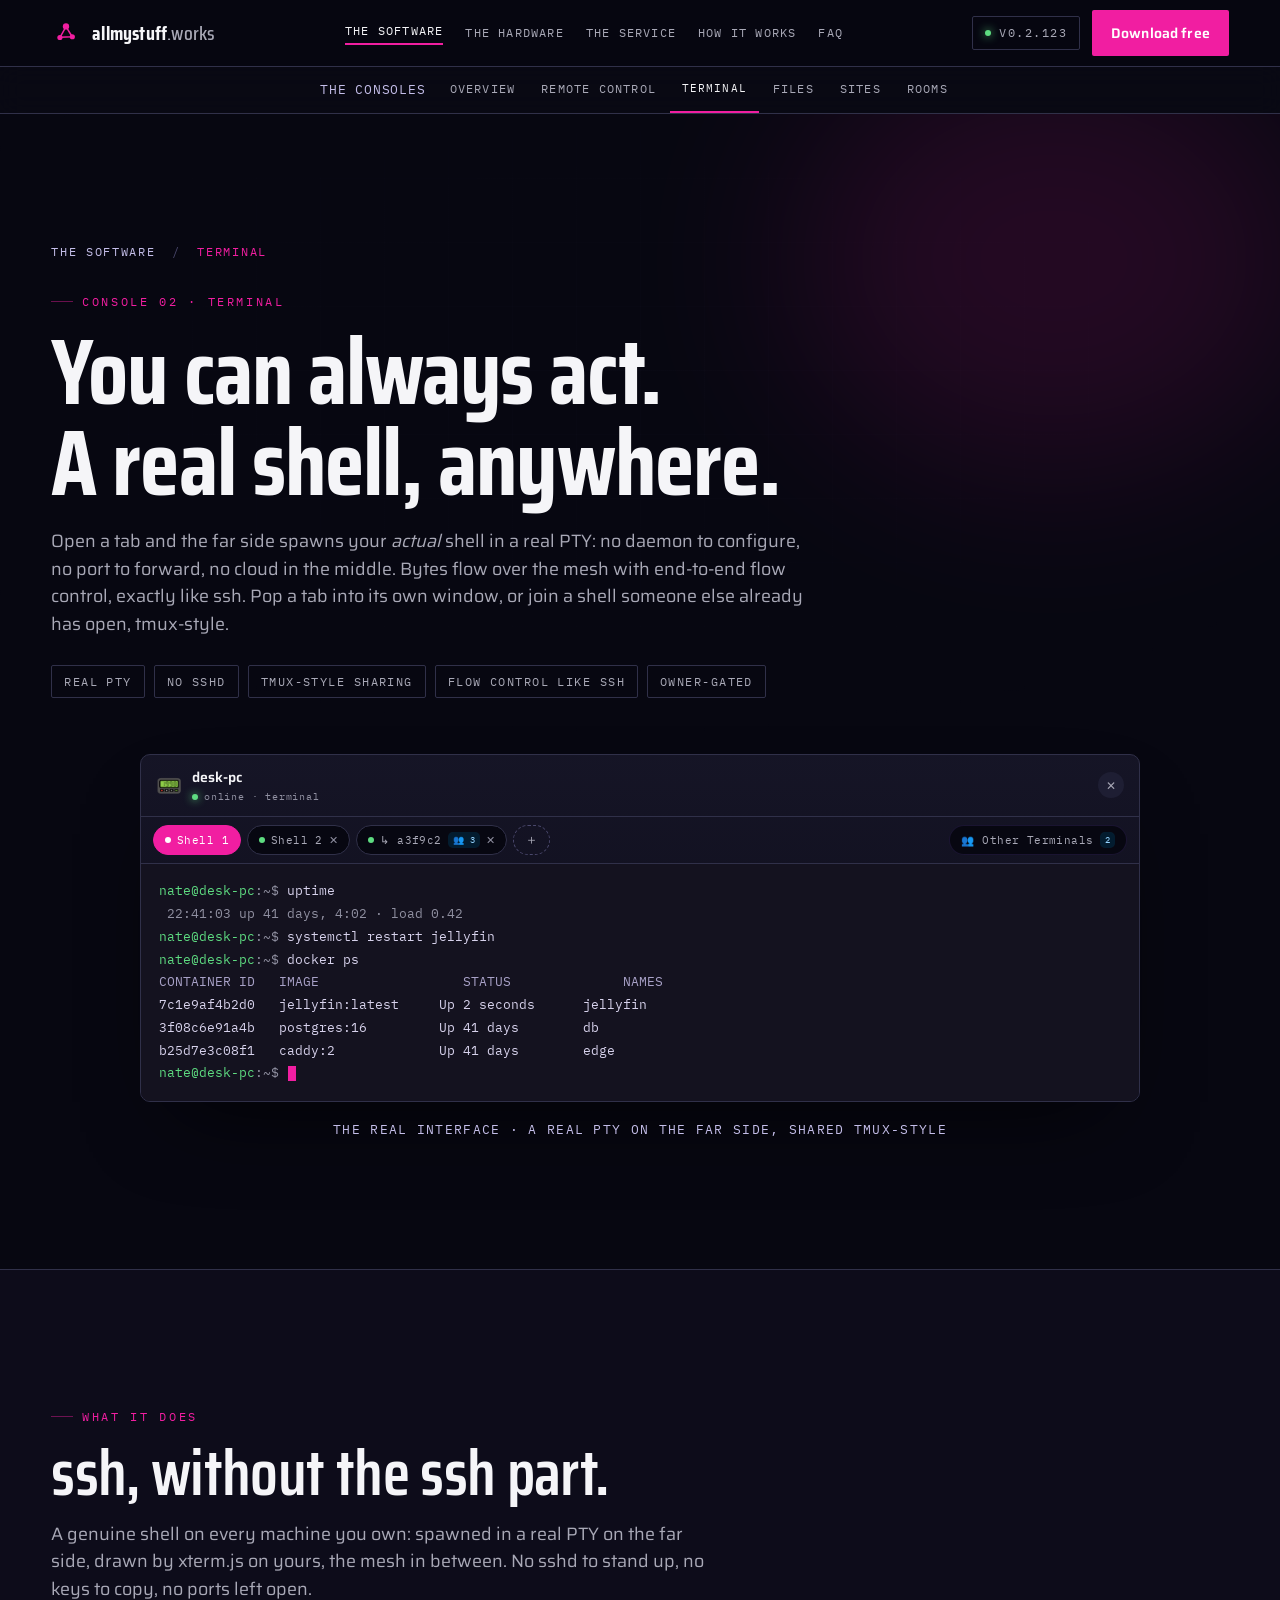
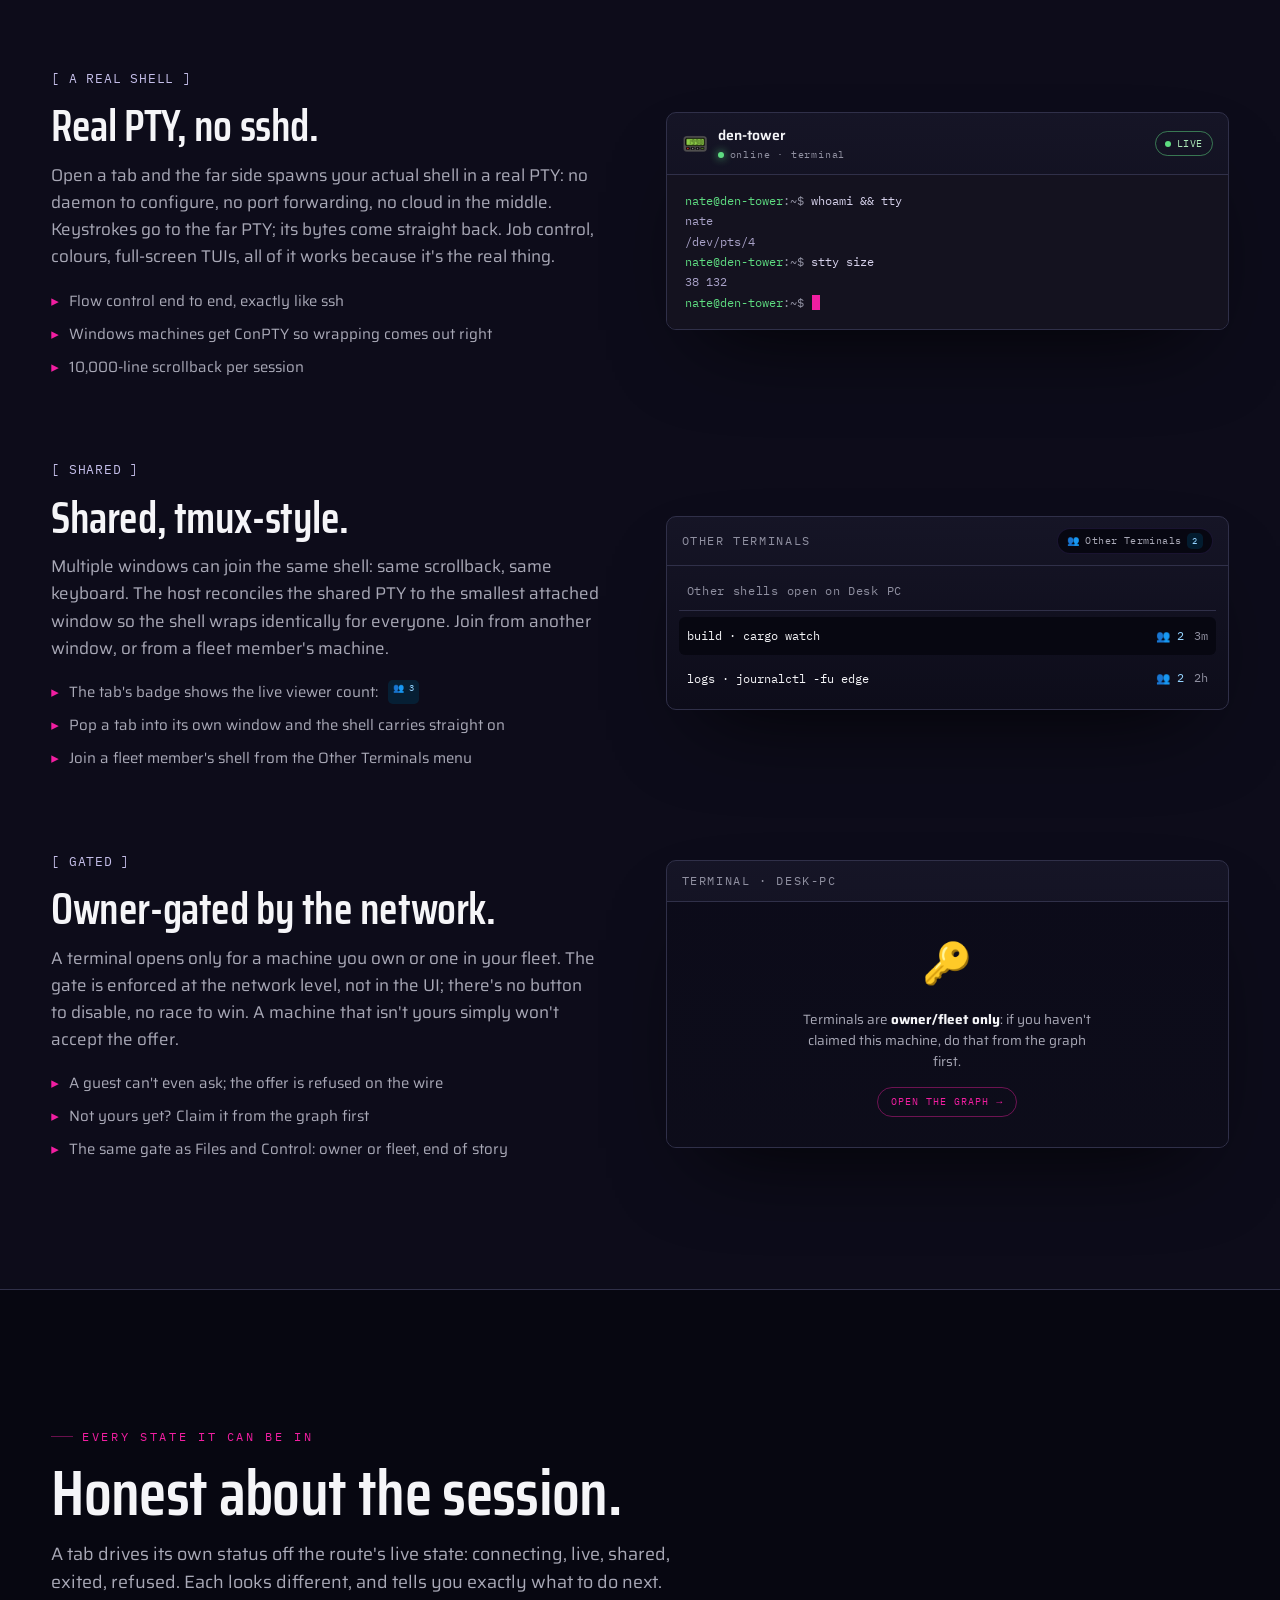
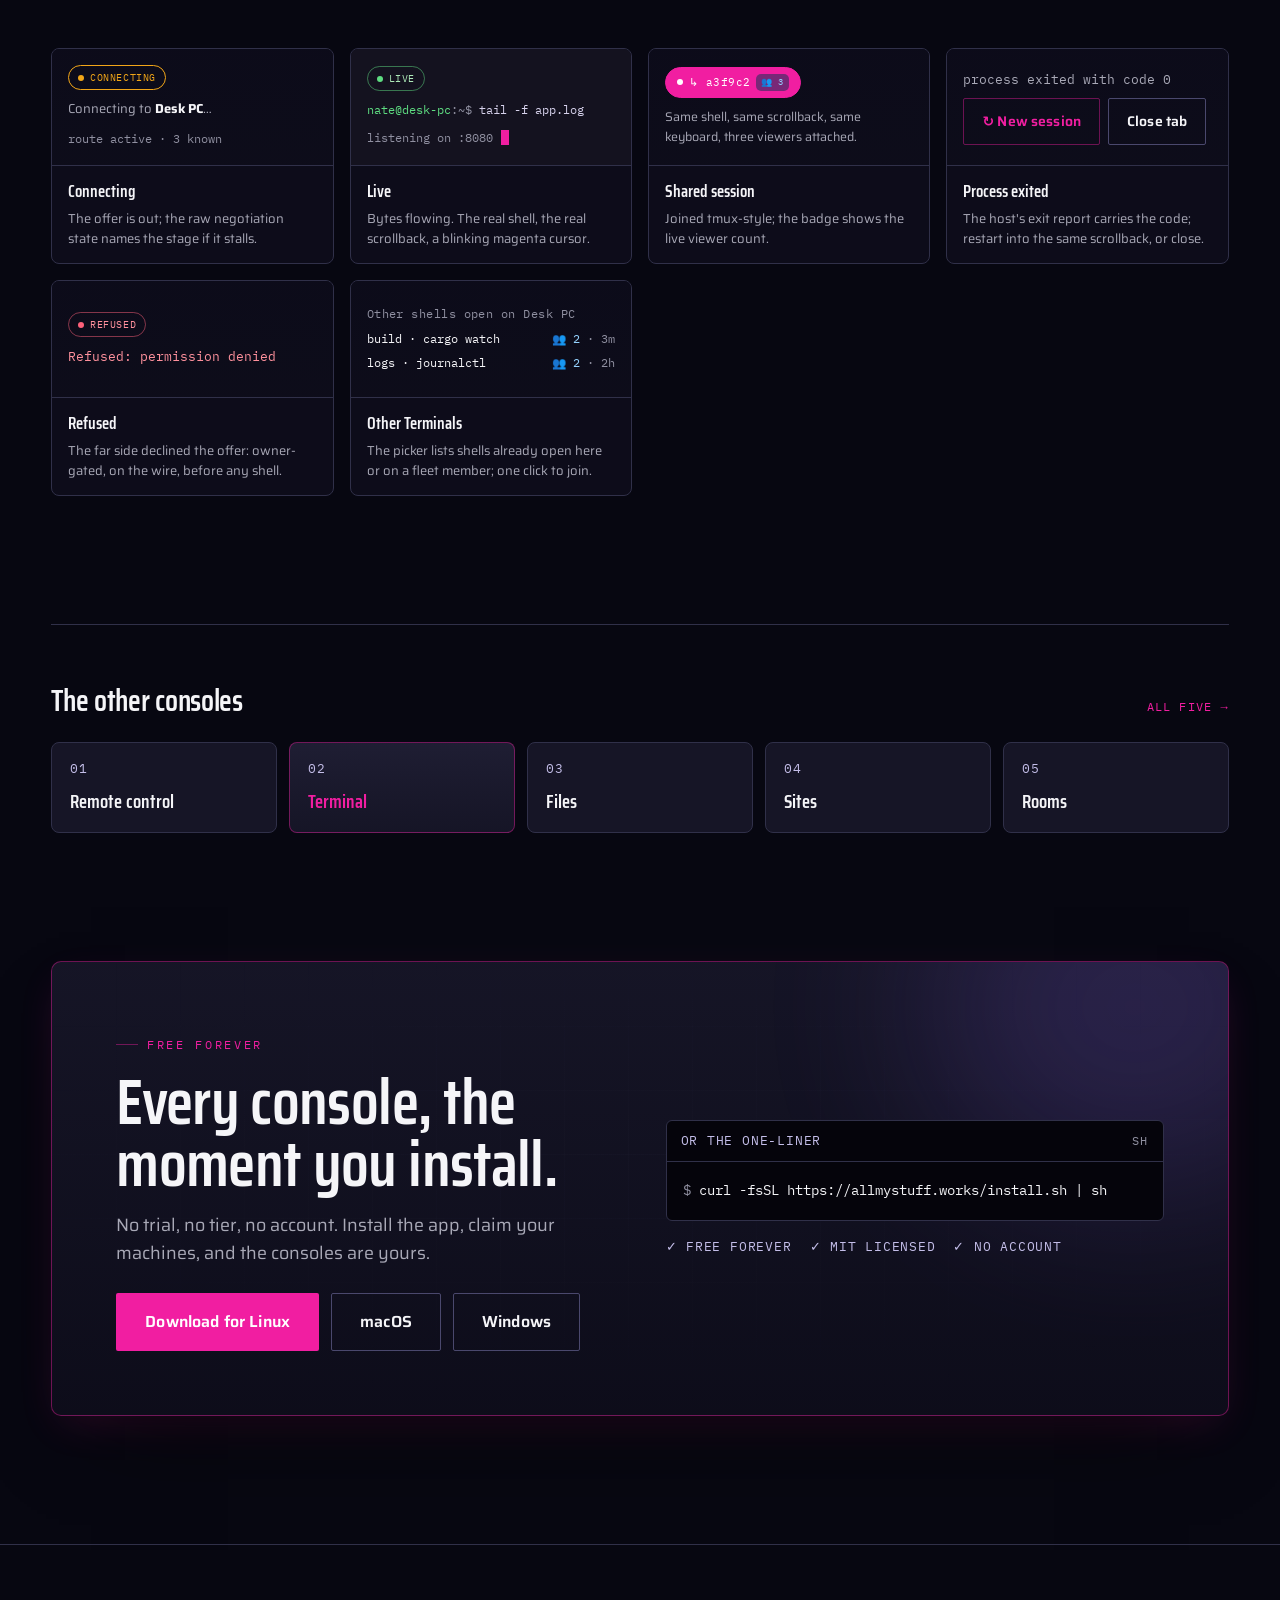
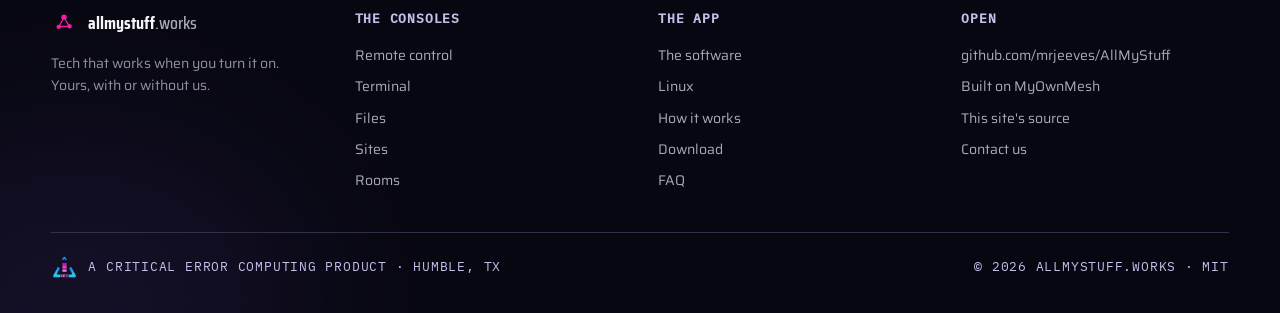
<file: software/consoles/terminal/index.html>
<!DOCTYPE html>
<html lang="en">
<head>
<meta charset="utf-8">
<meta name="viewport" content="width=device-width, initial-scale=1">
<title>Terminal console · a real shell, anywhere · allmystuff.works</title>
<meta name="description" content="Open a tab and the far side spawns your actual shell in a real PTY: no sshd, no port forwarding, no cloud in the middle. Flow control end to end like ssh, tmux-style sharing, owner-gated by the network.">
<meta name="theme-color" content="#070711">
<link rel="icon" type="image/svg+xml" href="../../../favicon.svg">
<link rel="icon" sizes="48x48 32x32 16x16" href="../../../favicon.ico">
<link rel="apple-touch-icon" href="../../../apple-touch-icon.png">
<meta property="og:type" content="website">
<meta property="og:title" content="Terminal console · a real shell, anywhere">
<meta property="og:description" content="A real PTY on the far side, no sshd to configure. Flow control like ssh, tmux-style shared sessions, 10,000-line scrollback, owner-gated. The real interface, demonstrated.">
<meta property="og:url" content="https://allmystuff.works/software/consoles/terminal/">
<meta property="og:image" content="https://allmystuff.works/og.png">
<link rel="stylesheet" href="../../../ds/cec/tokens/fonts.css">
<link rel="stylesheet" href="../../../ds/cec/tokens/colors.css">
<link rel="stylesheet" href="../../../ds/cec/tokens/typography.css">
<link rel="stylesheet" href="../../../ds/cec/tokens/spacing.css">
<link rel="stylesheet" href="../../../ds/cec/tokens/base.css">
<link rel="stylesheet" href="../../../ds/cec/styles.css">
<style>
  /* ── Console-showcase shared atoms ─────────────────────────────────
     Faithful renders of the app, drawn in the site's design tokens.
     Media-kind hues mirror the app's palette (audio amber, video violet,
     display magenta, input green, storage teal) so the chrome reads true. */
  body { margin: 0; background: oklch(0.135 0.022 285); }
  :root {
    --m-audio: oklch(0.82 0.15 90);
    --m-video: oklch(0.70 0.17 292);
    --m-display: var(--accent);
    --m-input: oklch(0.78 0.16 160);
    --m-storage: oklch(0.75 0.15 195);
  }
  @keyframes amsPulse { 0%, 100% { opacity: 0.55; } 50% { opacity: 1; } }
  @keyframes amsBlink { 0%, 49% { opacity: 1; } 50%, 100% { opacity: 0; } }
  @keyframes amsScan { 0% { transform: translateY(-100%); } 100% { transform: translateY(100%); } }
  @keyframes amsFlow { to { stroke-dashoffset: -30; } }

  /* App-faithful window chrome */
  .win { background: linear-gradient(180deg, var(--surface), var(--bg-2)); border: 1px solid var(--border); border-radius: 10px; overflow: hidden; box-shadow: 0 40px 90px -40px rgb(0 0 0 / 0.85); }
  .win-bar { display: flex; align-items: center; justify-content: space-between; gap: 12px; padding: 11px 15px; border-bottom: 1px solid var(--border); }
  .who { display: flex; align-items: center; gap: 10px; min-width: 0; }
  .who .ico { font-size: 21px; line-height: 1; }
  .who .nm { font-weight: 600; font-size: 14px; color: var(--text); white-space: nowrap; }
  .who .sub { font-family: var(--font-mono); font-size: 10px; letter-spacing: 0.08em; color: var(--faint); display: flex; align-items: center; gap: 6px; }
  .dot-on { width: 6px; height: 6px; border-radius: 50%; background: var(--ok); box-shadow: 0 0 8px var(--ok); }
  .winx { width: 26px; height: 26px; border-radius: 50%; display: grid; place-items: center; background: var(--surface-2); color: var(--dim); font-size: 12px; flex-shrink: 0; }

  /* tab strips */
  .tabrow { display: flex; gap: 6px; padding: 8px 12px; border-bottom: 1px solid var(--border); flex-wrap: wrap; }
  .tab { font-family: var(--font-mono); font-size: 10.5px; letter-spacing: 0.04em; padding: 6px 11px; border-radius: 999px; border: 1px solid var(--border); background: var(--bg); color: var(--dim); display: inline-flex; align-items: center; gap: 6px; white-space: nowrap; }
  .tab.on { background: var(--accent); border-color: var(--accent); color: #fff; }

  /* toggles + pills (console footer) */
  .ctl-row { display: flex; align-items: center; gap: 8px; flex-wrap: wrap; padding: 10px 13px; border-top: 1px solid var(--border); }
  .tgl { font-family: var(--font-body); font-size: 12.5px; font-weight: 600; padding: 6px 11px; border-radius: 999px; border: 1px solid var(--border); background: var(--bg); color: var(--dim); display: inline-flex; align-items: center; gap: 7px; }
  .tgl .pip { width: 6px; height: 6px; border-radius: 50%; background: var(--faint); }
  .tgl.on { background: oklch(0.80 0.17 150 / 0.15); border-color: var(--ok); color: oklch(0.88 0.09 150); }
  .tgl.on .pip { background: var(--ok); box-shadow: 0 0 8px var(--ok); }
  .qpill { font-family: var(--font-mono); font-size: 9.5px; letter-spacing: 0.06em; text-transform: uppercase; padding: 4px 9px; border: 1px solid var(--border); border-radius: 999px; color: var(--dim); }
  .qpill.tuned { border-color: var(--accent-line); color: var(--accent); }
  .stat { font-family: var(--font-mono); font-size: 9.5px; letter-spacing: 0.06em; text-transform: uppercase; display: inline-flex; align-items: center; gap: 6px; padding: 4px 9px; border-radius: 999px; }
  .stat.live { color: oklch(0.88 0.09 150); border: 1px solid oklch(0.80 0.17 150 / 0.5); }
  .stat .ld { width: 6px; height: 6px; border-radius: 50%; background: var(--ok); animation: amsBlink 1.6s steps(1) infinite; }

  /* state-gallery cards */
  .states { display: grid; grid-template-columns: repeat(auto-fit, minmax(min(280px, 100%), 1fr)); gap: 16px; }
  .scard { background: var(--bg-2); border: 1px solid var(--border); border-radius: 8px; overflow: hidden; display: flex; flex-direction: column; }
  .scard-vis { padding: 16px; min-height: 116px; display: flex; flex-direction: column; justify-content: center; gap: 9px; background: linear-gradient(180deg, oklch(0.16 0.03 285), var(--bg-2)); }
  .scard-cap { padding: 12px 16px 15px; border-top: 1px solid var(--border); }
  .scard-cap h4 { font-family: var(--font-display); font-size: 17px; font-weight: 600; margin-bottom: 4px; }
  .scard-cap p { font-size: 13px; color: var(--dim); line-height: 1.5; }

  /* feature list bullets */
  .flist { list-style: none; display: grid; gap: 9px; font-size: 15px; color: var(--dim); }
  .flist li { display: flex; gap: 10px; }
  .flist li::before { content: "▸"; color: var(--accent); }

  /* console switcher */
  .switch { display: grid; grid-template-columns: repeat(auto-fit, minmax(min(170px, 100%), 1fr)); gap: 12px; }
  .switch a { display: flex; flex-direction: column; gap: 6px; padding: 16px 18px; border: 1px solid var(--border); border-radius: 8px; background: var(--surface); transition: border-color var(--dur-base) ease, transform var(--dur-fast) ease; }
  .switch a:hover { border-color: var(--border-bright); transform: var(--lift); }
  .switch a.cur { border-color: var(--accent-line); background: linear-gradient(180deg, var(--surface-2), var(--surface)); }
  .switch .sn { font-family: var(--font-mono); font-size: 13px; letter-spacing: 0.06em; text-transform: uppercase; color: var(--label); }
  .switch .st { font-family: var(--font-display); font-size: 19px; font-weight: 600; }
  .switch a.cur .st { color: var(--accent); }

  /* terminal-specific atoms (this console) */
  .term-body { background: #14121f; font-family: var(--font-mono); font-size: 13px; line-height: 1.75; color: #d7d2ec; padding: 16px 18px; }
  .term-body .pr-user { color: var(--ok); }
  .term-body .pr-host { color: var(--faint); }
  .term-body .cmt { color: var(--faint); }
  .term-cursor { display: inline-block; width: 8px; height: 15px; background: var(--accent); vertical-align: text-bottom; margin-left: 1px; animation: amsBlink 1.05s steps(1) infinite; }
  .shared-pill { font-family: var(--font-mono); font-size: 9px; color: oklch(0.84 0.09 240); background: oklch(0.30 0.07 240 / 0.5); border-radius: 5px; padding: 1px 5px; }
  .attach-pill { font-family: var(--font-mono); font-size: 10.5px; letter-spacing: 0.04em; padding: 6px 11px; border-radius: 999px; border: 1px solid var(--violet-soft); background: var(--bg); color: var(--dim); display: inline-flex; align-items: center; gap: 6px; white-space: nowrap; }
  .attach-pill .cnt { font-size: 9px; color: oklch(0.84 0.09 240); background: oklch(0.30 0.07 240 / 0.5); border-radius: 5px; padding: 1px 5px; }
  .tab-new { font-family: var(--font-mono); font-size: 13px; padding: 4px 11px; border-radius: 999px; border: 1px dashed var(--border-bright); background: transparent; color: var(--dim); white-space: nowrap; }
</style>
</head>
<body>
<div style="min-height: 100vh; background: var(--bg); color: var(--text); font-family: var(--font-body); overflow-x: clip;">

  <!-- ════════ NAV ════════ -->
  <nav style="position: sticky; top: 0; z-index: 50; background: oklch(0.135 0.022 285 / 0.74); backdrop-filter: blur(14px) saturate(1.2); border-bottom: 1px solid var(--border);">
    <div class="wrap" style="display: flex; align-items: center; justify-content: space-between; height: 66px; gap: 18px;">
      <a href="../../../" style="display: flex; align-items: center; gap: 11px;">
        <svg viewBox="0 0 256 256" aria-hidden="true" style="width: 30px; height: 30px; color: var(--accent);">
          <g stroke="currentColor" stroke-width="13" fill="none" stroke-linecap="round">
            <path d="M128 74 L77 165 M128 74 L181 160 M77 165 L181 160"></path>
          </g>
          <circle cx="128" cy="72" r="27" fill="currentColor"></circle>
          <circle cx="76" cy="166" r="22" fill="currentColor"></circle>
          <circle cx="182" cy="160" r="22" fill="currentColor"></circle>
        </svg>
        <span style="font-family: var(--font-display); font-weight: 700; font-size: 20px; letter-spacing: 0.01em;">allmystuff<span style="color: var(--dim); font-weight: 500;">.works</span></span>
      </a>
      <div style="display: flex; gap: 22px; align-items: center;">
        <a href="../../../software/" style="font-family: var(--font-mono); font-size: 12px; letter-spacing: 0.1em; text-transform: uppercase; color: var(--text); border-bottom: 2px solid var(--accent); padding-bottom: 2px;">The software</a>
        <a href="../../../hardware/" style="font-family: var(--font-mono); font-size: 12px; letter-spacing: 0.1em; text-transform: uppercase; color: var(--dim);">The hardware</a>
        <a href="../../../service/" style="font-family: var(--font-mono); font-size: 12px; letter-spacing: 0.1em; text-transform: uppercase; color: var(--dim);">The service</a>
        <a href="../../../layers/" style="font-family: var(--font-mono); font-size: 12px; letter-spacing: 0.1em; text-transform: uppercase; color: var(--dim);">How it works</a>
        <a href="../../../faq/" style="font-family: var(--font-mono); font-size: 12px; letter-spacing: 0.1em; text-transform: uppercase; color: var(--dim);">FAQ</a>
      </div>
      <div style="display: flex; gap: 12px; align-items: center;">
        <a class="chip" href="https://github.com/mrjeeves/AllMyStuff" title="View AllMyStuff on GitHub"><span class="dot"></span><span id="rel-version">v0.2.123</span></a>
        <a class="btn btn-primary btn-sm" href="../../../download/">Download free</a>
      </div>
    </div>
  </nav>

  <!-- ════════ CONSOLES SUBNAV · always visible on the console pages ════════ -->
  <nav aria-label="Console pages" style="position: sticky; top: 66px; z-index: 40; background: oklch(0.15 0.024 285 / 0.85); backdrop-filter: blur(12px) saturate(1.2); border-bottom: 1px solid var(--border);">
    <div class="wrap" style="display: flex; align-items: stretch; height: 46px; overflow-x: auto; scrollbar-width: none;">
      <div style="display: flex; align-items: stretch; gap: 2px; margin: 0 auto;">
      <span style="display: inline-flex; align-items: center; font-family: var(--font-mono); font-size: 13px; letter-spacing: 0.06em; text-transform: uppercase; color: var(--label); margin-right: 10px; flex-shrink: 0;">the consoles</span>
      <a href="../../" style="display: inline-flex; align-items: center; height: 100%; box-sizing: border-box; font-family: var(--font-mono); font-size: 12px; letter-spacing: 0.1em; text-transform: uppercase; padding: 0 12px; border-bottom: 2px solid transparent; white-space: nowrap; flex-shrink: 0; color: var(--dim);">Overview</a>
      <a href="../remote-control/" style="display: inline-flex; align-items: center; height: 100%; box-sizing: border-box; font-family: var(--font-mono); font-size: 12px; letter-spacing: 0.1em; text-transform: uppercase; padding: 0 12px; border-bottom: 2px solid transparent; white-space: nowrap; flex-shrink: 0; color: var(--dim);">Remote control</a>
      <a href="./" aria-current="page" style="display: inline-flex; align-items: center; height: 100%; box-sizing: border-box; font-family: var(--font-mono); font-size: 11px; letter-spacing: 0.1em; text-transform: uppercase; padding: 0 12px; border-bottom: 2px solid transparent; white-space: nowrap; flex-shrink: 0; color: var(--text); border-bottom-color: var(--accent);">Terminal</a>
      <a href="../files/" style="display: inline-flex; align-items: center; height: 100%; box-sizing: border-box; font-family: var(--font-mono); font-size: 12px; letter-spacing: 0.1em; text-transform: uppercase; padding: 0 12px; border-bottom: 2px solid transparent; white-space: nowrap; flex-shrink: 0; color: var(--dim);">Files</a>
      <a href="../sites/" style="display: inline-flex; align-items: center; height: 100%; box-sizing: border-box; font-family: var(--font-mono); font-size: 12px; letter-spacing: 0.1em; text-transform: uppercase; padding: 0 12px; border-bottom: 2px solid transparent; white-space: nowrap; flex-shrink: 0; color: var(--dim);">Sites</a>
      <a href="../rooms/" style="display: inline-flex; align-items: center; height: 100%; box-sizing: border-box; font-family: var(--font-mono); font-size: 12px; letter-spacing: 0.1em; text-transform: uppercase; padding: 0 12px; border-bottom: 2px solid transparent; white-space: nowrap; flex-shrink: 0; color: var(--dim);">Rooms</a>
      </div>
    </div>
  </nav>


  <!-- ════════ HERO ════════ -->
  <section class="section" style="padding-bottom: clamp(40px, 5vw, 56px); position: relative; overflow: hidden;">
    <div class="grid-bg"></div>
    <div class="glow" style="width: 520px; height: 420px; left: 62%; top: -10%; background: var(--accent); opacity: 0.12;"></div>
    <div class="wrap" style="position: relative; z-index: 2;">
      <div style="font-family: var(--font-mono); font-size: 12px; letter-spacing: 0.14em; text-transform: uppercase; color: var(--faint); margin-bottom: 22px;">
        <a href="../../../software/" style="color: var(--label);">The software</a>
        <span style="color: var(--border-bright); margin: 0 8px;">/</span>
        <span style="color: var(--accent);">Terminal</span>
      </div>
      <div style="max-width: 880px;">
        <span class="eyebrow">Console 02 · Terminal</span>
        <h1 class="display-xl" style="margin: 16px 0 20px;">You can always act.<br>A real shell, anywhere.</h1>
        <p class="lede" style="max-width: 64ch;">Open a tab and the far side spawns your <em>actual</em> shell in a real PTY: no daemon to configure, no port to forward, no cloud in the middle. Bytes flow over the mesh with end-to-end flow control, exactly like ssh. Pop a tab into its own window, or join a shell someone else already has open, tmux-style.</p>
      </div>
      <div style="display: flex; gap: 9px; flex-wrap: wrap; margin-top: 26px;">
        <span class="chip">Real PTY</span>
        <span class="chip">No sshd</span>
        <span class="chip">tmux-style sharing</span>
        <span class="chip">Flow control like ssh</span>
        <span class="chip">Owner-gated</span>
      </div>
    </div>
  </section>

  <!-- ════════ THE CONSOLE, LIVE (primary mockup) ════════ -->
  <section class="section" style="padding-top: 0;">
    <div class="wrap">
      <div class="win" style="max-width: 1000px; margin: 0 auto;">
        <!-- header -->
        <div class="win-bar">
          <div class="who">
            <span class="ico">📟</span>
            <div style="min-width: 0;">
              <div class="nm">desk-pc</div>
              <div class="sub"><span class="dot-on"></span>online · terminal</div>
            </div>
          </div>
          <span class="winx" title="Close">✕</span>
        </div>
        <!-- shell tabs -->
        <div class="tabrow">
          <span class="tab on"><span style="width:6px;height:6px;border-radius:50%;background:#fff;"></span>Shell 1</span>
          <span class="tab"><span style="width:6px;height:6px;border-radius:50%;background:var(--ok);"></span>Shell 2 <span style="color: var(--faint);">✕</span></span>
          <span class="tab" title="Shared session · 3 viewers attached"><span style="width:6px;height:6px;border-radius:50%;background:var(--ok);"></span>↳ a3f9c2 <span class="shared-pill" title="Shared session · 3 viewers attached">👥 3</span> <span style="color: var(--faint);">✕</span></span>
          <span class="tab-new" title="New shell (Ctrl+Shift+T)">＋</span>
          <span style="flex: 1;"></span>
          <span class="attach-pill" title="Join a shell already open on desk-pc (shared, tmux-style)">👥 Other Terminals <span class="cnt">2</span></span>
        </div>
        <!-- terminal body -->
        <div class="term-body">
          <div><span class="pr-user">nate@desk-pc</span><span class="pr-host">:~$</span> uptime</div>
          <div class="cmt">&nbsp;22:41:03 up 41 days,  4:02 · load 0.42</div>
          <div><span class="pr-user">nate@desk-pc</span><span class="pr-host">:~$</span> systemctl restart jellyfin</div>
          <div><span class="pr-user">nate@desk-pc</span><span class="pr-host">:~$</span> docker ps</div>
          <div style="color:#a9a2c8;">CONTAINER ID&nbsp;&nbsp;&nbsp;IMAGE&nbsp;&nbsp;&nbsp;&nbsp;&nbsp;&nbsp;&nbsp;&nbsp;&nbsp;&nbsp;&nbsp;&nbsp;&nbsp;&nbsp;&nbsp;&nbsp;&nbsp;&nbsp;STATUS&nbsp;&nbsp;&nbsp;&nbsp;&nbsp;&nbsp;&nbsp;&nbsp;&nbsp;&nbsp;&nbsp;&nbsp;&nbsp;&nbsp;NAMES</div>
          <div>7c1e9af4b2d0&nbsp;&nbsp;&nbsp;jellyfin:latest&nbsp;&nbsp;&nbsp;&nbsp;&nbsp;Up 2 seconds&nbsp;&nbsp;&nbsp;&nbsp;&nbsp;&nbsp;jellyfin</div>
          <div>3f08c6e91a4b&nbsp;&nbsp;&nbsp;postgres:16&nbsp;&nbsp;&nbsp;&nbsp;&nbsp;&nbsp;&nbsp;&nbsp;&nbsp;Up 41 days&nbsp;&nbsp;&nbsp;&nbsp;&nbsp;&nbsp;&nbsp;&nbsp;db</div>
          <div>b25d7e3c08f1&nbsp;&nbsp;&nbsp;caddy:2&nbsp;&nbsp;&nbsp;&nbsp;&nbsp;&nbsp;&nbsp;&nbsp;&nbsp;&nbsp;&nbsp;&nbsp;&nbsp;Up 41 days&nbsp;&nbsp;&nbsp;&nbsp;&nbsp;&nbsp;&nbsp;&nbsp;edge</div>
          <div><span class="pr-user">nate@desk-pc</span><span class="pr-host">:~$</span> <span class="term-cursor"></span></div>
        </div>
      </div>
      <p style="text-align: center; font-family: var(--font-mono); font-size: 13px; letter-spacing: 0.1em; text-transform: uppercase; color: var(--label); margin-top: 18px;">The real interface · a real PTY on the far side, shared tmux-style</p>
    </div>
  </section>

  <!-- ════════ FEATURES ════════ -->
  <section class="section" style="background: var(--bg-2); border-top: 1px solid var(--border); border-bottom: 1px solid var(--border);">
    <div class="wrap">
      <div style="max-width: 820px; margin-bottom: clamp(40px, 5vw, 60px);">
        <span class="eyebrow">What it does</span>
        <h2 class="display-l" style="margin: 16px 0 16px;">ssh, without the ssh part.</h2>
        <p class="lede">A genuine shell on every machine you own: spawned in a real PTY on the far side, drawn by xterm.js on yours, the mesh in between. No sshd to stand up, no keys to copy, no ports left open.</p>
      </div>

      <!-- F1 real PTY -->
      <div style="display: grid; grid-template-columns: repeat(auto-fit, minmax(min(380px, 100%), 1fr)); gap: clamp(28px, 4vw, 56px); align-items: center; margin-bottom: clamp(48px, 6vw, 80px);">
        <div>
          <span style="font-family: var(--font-mono); font-size: 13px; letter-spacing: 0.06em; text-transform: uppercase; color: var(--label);">[ a real shell ]</span>
          <h3 class="display-m" style="margin: 14px 0 14px;">Real PTY, no sshd.</h3>
          <p style="color: var(--dim); line-height: 1.6; max-width: 50ch; margin-bottom: 18px;">Open a tab and the far side spawns your actual shell in a real PTY: no daemon to configure, no port forwarding, no cloud in the middle. Keystrokes go to the far PTY; its bytes come straight back. Job control, colours, full-screen TUIs, all of it works because it's the real thing.</p>
          <ul class="flist">
            <li>Flow control end to end, exactly like ssh</li>
            <li>Windows machines get ConPTY so wrapping comes out right</li>
            <li>10,000-line scrollback per session</li>
          </ul>
        </div>
        <div class="win">
          <div class="win-bar"><div class="who"><span class="ico">📟</span><div><div class="nm">den-tower</div><div class="sub"><span class="dot-on"></span>online · terminal</div></div></div><span class="stat live" title="Bytes flowing"><span class="ld"></span>live</span></div>
          <div class="term-body" style="font-size: 12px; line-height: 1.7;">
            <div><span class="pr-user">nate@den-tower</span><span class="pr-host">:~$</span> whoami &amp;&amp; tty</div>
            <div style="color:#a9a2c8;">nate</div>
            <div style="color:#a9a2c8;">/dev/pts/4</div>
            <div><span class="pr-user">nate@den-tower</span><span class="pr-host">:~$</span> stty size</div>
            <div style="color:#a9a2c8;">38 132</div>
            <div><span class="pr-user">nate@den-tower</span><span class="pr-host">:~$</span> <span class="term-cursor"></span></div>
          </div>
        </div>
      </div>

      <!-- F2 shared tmux-style -->
      <div style="display: grid; grid-template-columns: repeat(auto-fit, minmax(min(380px, 100%), 1fr)); gap: clamp(28px, 4vw, 56px); align-items: center; margin-bottom: clamp(48px, 6vw, 80px);">
        <div class="win" style="order: 2;">
          <div class="win-bar"><span style="font-family: var(--font-mono); font-size: 11.5px; letter-spacing: 0.14em; text-transform: uppercase; color: var(--faint);">other terminals</span><span class="attach-pill" style="padding: 4px 9px; font-size: 10px;">👥 Other Terminals <span class="cnt">2</span></span></div>
          <div style="padding: 12px;">
            <div style="font-family: var(--font-mono); font-size: 11.5px; letter-spacing: 0.06em; color: var(--faint); padding: 4px 8px 10px; border-bottom: 1px solid var(--border); margin-bottom: 6px;">Other shells open on Desk PC</div>
            <div style="display: flex; align-items: center; justify-content: space-between; gap: 10px; padding: 9px 8px; border-radius: 6px; background: var(--bg);">
              <span style="font-family: var(--font-mono); font-size: 12px; color: var(--text);">build · cargo watch</span>
              <span style="display: flex; align-items: center; gap: 10px; font-family: var(--font-mono); font-size: 11.5px; color: var(--faint);"><span style="color: oklch(0.84 0.09 240);">👥 2</span><span>3m</span></span>
            </div>
            <div style="display: flex; align-items: center; justify-content: space-between; gap: 10px; padding: 9px 8px; border-radius: 6px; margin-top: 5px;">
              <span style="font-family: var(--font-mono); font-size: 12px; color: var(--text);">logs · journalctl -fu edge</span>
              <span style="display: flex; align-items: center; gap: 10px; font-family: var(--font-mono); font-size: 11.5px; color: var(--faint);"><span style="color: oklch(0.84 0.09 240);">👥 2</span><span>2h</span></span>
            </div>
          </div>
        </div>
        <div style="order: 1;">
          <span style="font-family: var(--font-mono); font-size: 13px; letter-spacing: 0.06em; text-transform: uppercase; color: var(--label);">[ shared ]</span>
          <h3 class="display-m" style="margin: 14px 0 14px;">Shared, tmux-style.</h3>
          <p style="color: var(--dim); line-height: 1.6; max-width: 50ch; margin-bottom: 18px;">Multiple windows can join the same shell: same scrollback, same keyboard. The host reconciles the shared PTY to the smallest attached window so the shell wraps identically for everyone. Join from another window, or from a fleet member's machine.</p>
          <ul class="flist">
            <li>The tab's badge shows the live viewer count: <span class="shared-pill">👥 3</span></li>
            <li>Pop a tab into its own window and the shell carries straight on</li>
            <li>Join a fleet member's shell from the Other Terminals menu</li>
          </ul>
        </div>
      </div>

      <!-- F3 owner-gated -->
      <div style="display: grid; grid-template-columns: repeat(auto-fit, minmax(min(380px, 100%), 1fr)); gap: clamp(28px, 4vw, 56px); align-items: center;">
        <div>
          <span style="font-family: var(--font-mono); font-size: 13px; letter-spacing: 0.06em; text-transform: uppercase; color: var(--label);">[ gated ]</span>
          <h3 class="display-m" style="margin: 14px 0 14px;">Owner-gated by the network.</h3>
          <p style="color: var(--dim); line-height: 1.6; max-width: 50ch; margin-bottom: 18px;">A terminal opens only for a machine you own or one in your fleet. The gate is enforced at the network level, not in the UI; there's no button to disable, no race to win. A machine that isn't yours simply won't accept the offer.</p>
          <ul class="flist">
            <li>A guest can't even ask; the offer is refused on the wire</li>
            <li>Not yours yet? Claim it from the graph first</li>
            <li>The same gate as Files and Control: owner or fleet, end of story</li>
          </ul>
        </div>
        <div class="win">
          <div class="win-bar"><span style="font-family: var(--font-mono); font-size: 11.5px; letter-spacing: 0.14em; text-transform: uppercase; color: var(--faint);">terminal · desk-pc</span></div>
          <div style="padding: 30px 24px; display: flex; flex-direction: column; align-items: center; gap: 14px; text-align: center; background: linear-gradient(180deg, oklch(0.16 0.03 285), var(--bg-2));">
            <div style="font-size: 40px;">🔑</div>
            <p style="font-size: 13.5px; color: var(--dim); line-height: 1.55; max-width: 34ch;">Terminals are <b style="color: var(--text);">owner/fleet only</b>: if you haven't claimed this machine, do that from the graph first.</p>
            <a href="../../../layers/" style="font-family: var(--font-mono); font-size: 10px; letter-spacing: 0.1em; text-transform: uppercase; color: var(--accent); border: 1px solid var(--accent-line); border-radius: 999px; padding: 6px 13px;">Open the graph →</a>
          </div>
        </div>
      </div>
    </div>
  </section>

  <!-- ════════ STATES ════════ -->
  <section class="section">
    <div class="wrap">
      <div style="max-width: 820px; margin-bottom: clamp(36px, 4vw, 52px);">
        <span class="eyebrow">Every state it can be in</span>
        <h2 class="display-l" style="margin: 16px 0 16px;">Honest about the session.</h2>
        <p class="lede">A tab drives its own status off the route's live state: connecting, live, shared, exited, refused. Each looks different, and tells you exactly what to do next.</p>
      </div>
      <div class="states">
        <!-- Connecting -->
        <div class="scard">
          <div class="scard-vis">
            <span class="stat" style="align-self: start; color: var(--warn); border: 1px solid var(--warn);"><span style="width:6px;height:6px;border-radius:50%;background:var(--warn);"></span>Connecting</span>
            <div style="font-size: 13px; color: var(--dim);">Connecting to <b style="color: var(--text);">Desk PC</b>…</div>
            <div style="font-family: var(--font-mono); font-size: 12px; color: var(--faint);">route active · 3 known</div>
          </div>
          <div class="scard-cap"><h4>Connecting</h4><p>The offer is out; the raw negotiation state names the stage if it stalls.</p></div>
        </div>
        <!-- Live -->
        <div class="scard">
          <div class="scard-vis" style="background: #14121f;">
            <span class="stat live" style="align-self: start;"><span class="ld"></span>live</span>
            <div style="font-family: var(--font-mono); font-size: 12px; color: #d7d2ec;"><span style="color: var(--ok);">nate@desk-pc</span><span style="color: var(--faint);">:~$</span> tail -f app.log</div>
            <div style="font-family: var(--font-mono); font-size: 12px; color: #d7d2ec;"><span style="color: var(--faint);">listening on :8080</span> <span class="term-cursor"></span></div>
          </div>
          <div class="scard-cap"><h4>Live</h4><p>Bytes flowing. The real shell, the real scrollback, a blinking magenta cursor.</p></div>
        </div>
        <!-- Shared session -->
        <div class="scard">
          <div class="scard-vis">
            <span class="tab on" style="align-self: start;"><span style="width:6px;height:6px;border-radius:50%;background:#fff;"></span>↳ a3f9c2 <span class="shared-pill" title="Shared session · 3 viewers attached">👥 3</span></span>
            <div style="font-size: 12.5px; color: var(--dim);">Same shell, same scrollback, same keyboard, three viewers attached.</div>
          </div>
          <div class="scard-cap"><h4>Shared session</h4><p>Joined tmux-style; the badge shows the live viewer count.</p></div>
        </div>
        <!-- Process exited -->
        <div class="scard">
          <div class="scard-vis">
            <div style="font-family: var(--font-mono); font-size: 12.5px; color: var(--dim);">process exited with code 0</div>
            <div style="display: flex; gap: 8px; flex-wrap: wrap;">
              <span class="btn btn-sm btn-ghost" style="border-color: var(--accent-line); color: var(--accent);">↻ New session</span>
              <span class="btn btn-sm btn-ghost">Close tab</span>
            </div>
          </div>
          <div class="scard-cap"><h4>Process exited</h4><p>The host's exit report carries the code; restart into the same scrollback, or close.</p></div>
        </div>
        <!-- Refused -->
        <div class="scard">
          <div class="scard-vis">
            <span class="stat" style="align-self: start; color: oklch(0.78 0.14 14); border: 1px solid oklch(0.7 0.19 14 / 0.5);"><span style="width:6px;height:6px;border-radius:50%;background:oklch(0.7 0.19 14);"></span>Refused</span>
            <div style="font-family: var(--font-mono); font-size: 12.5px; color: oklch(0.78 0.14 14);">Refused: permission denied</div>
          </div>
          <div class="scard-cap"><h4>Refused</h4><p>The far side declined the offer: owner-gated, on the wire, before any shell.</p></div>
        </div>
        <!-- Other Terminals -->
        <div class="scard">
          <div class="scard-vis" style="gap: 6px;">
            <div style="font-family: var(--font-mono); font-size: 11.5px; letter-spacing: 0.04em; color: var(--faint);">Other shells open on Desk PC</div>
            <div style="display: flex; align-items: center; justify-content: space-between; gap: 8px; font-family: var(--font-mono); font-size: 11.5px; color: var(--text);"><span>build · cargo watch</span><span style="color: var(--faint);"><span style="color: oklch(0.84 0.09 240);">👥 2</span> · 3m</span></div>
            <div style="display: flex; align-items: center; justify-content: space-between; gap: 8px; font-family: var(--font-mono); font-size: 11.5px; color: var(--text);"><span>logs · journalctl</span><span style="color: var(--faint);"><span style="color: oklch(0.84 0.09 240);">👥 2</span> · 2h</span></div>
          </div>
          <div class="scard-cap"><h4>Other Terminals</h4><p>The picker lists shells already open here or on a fleet member; one click to join.</p></div>
        </div>
      </div>
    </div>
  </section>

  <!-- ════════ CONSOLE SWITCHER ════════ -->
  <section class="section" style="padding-top: 0;">
    <div class="wrap">
      <div style="border-top: 1px solid var(--border); padding-top: clamp(40px, 5vw, 56px);">
        <div style="display: flex; align-items: baseline; justify-content: space-between; gap: 16px; flex-wrap: wrap; margin-bottom: 22px;">
          <h2 class="display-s">The other consoles</h2>
          <a href="../" style="font-family: var(--font-mono); font-size: 12px; letter-spacing: 0.1em; text-transform: uppercase; color: var(--accent);">All five →</a>
        </div>
        <div class="switch">
          <a href="../remote-control/"><span class="sn">01</span><span class="st">Remote control</span></a>
          <a class="cur" href="../terminal/"><span class="sn">02</span><span class="st">Terminal</span></a>
          <a href="../files/"><span class="sn">03</span><span class="st">Files</span></a>
          <a href="../sites/"><span class="sn">04</span><span class="st">Sites</span></a>
          <a href="../rooms/"><span class="sn">05</span><span class="st">Rooms</span></a>
        </div>
      </div>
    </div>
  </section>

  <!-- ════════ DOWNLOAD CTA ════════ -->
  <section class="section" style="padding-top: 0;">
    <div class="wrap">
      <div style="position: relative; background: linear-gradient(180deg, var(--surface), var(--bg-2)); border: 1px solid var(--accent-line); border-radius: 10px; padding: clamp(36px, 5vw, 64px); overflow: hidden; box-shadow: 0 40px 90px -40px rgb(0 0 0 / 0.8), 0 14px 40px -12px oklch(0.64 0.255 350 / 0.2);">
        <div class="grid-bg" style="opacity: 0.8;"></div>
        <div class="glow" style="width: 420px; height: 360px; right: -10%; top: -30%; background: var(--violet); opacity: 0.18;"></div>
        <div style="position: relative; display: grid; grid-template-columns: repeat(auto-fit, minmax(min(380px, 100%), 1fr)); gap: clamp(32px, 4vw, 56px); align-items: center;">
          <div>
            <span class="eyebrow">Free forever</span>
            <h2 class="display-l" style="margin: 16px 0 16px;">Every console, the moment you install.</h2>
            <p class="lede" style="margin-bottom: 26px;">No trial, no tier, no account. Install the app, claim your machines, and the consoles are yours.</p>
            <div style="display: flex; gap: 12px; flex-wrap: wrap;">
              <a class="btn btn-primary" href="../../../download/">Download for Linux</a>
              <a class="btn btn-ghost" href="../../../download/">macOS</a>
              <a class="btn btn-ghost" href="../../../download/">Windows</a>
            </div>
          </div>
          <div>
            <div style="background: oklch(0.115 0.018 285); border: 1px solid var(--border); border-radius: 6px; overflow: hidden;">
              <div style="display: flex; align-items: center; justify-content: space-between; padding: 10px 14px; border-bottom: 1px solid var(--border);">
                <span style="font-family: var(--font-mono); font-size: 13px; letter-spacing: 0.06em; text-transform: uppercase; color: var(--label);">or the one-liner</span>
                <span style="font-family: var(--font-mono); font-size: 11.5px; letter-spacing: 0.14em; text-transform: uppercase; color: var(--faint);">sh</span>
              </div>
              <div style="padding: 18px 16px; font-family: var(--font-mono); font-size: 13.5px; color: var(--text); overflow-x: auto; white-space: nowrap;"><span style="color: var(--faint);">$</span> curl -fsSL https://allmystuff.works/install.sh | sh</div>
            </div>
            <div style="display: flex; gap: 18px; flex-wrap: wrap; margin-top: 16px;">
              <span style="font-family: var(--font-mono); font-size: 13px; letter-spacing: 0.06em; text-transform: uppercase; color: var(--label);">✓ free forever</span>
              <span style="font-family: var(--font-mono); font-size: 13px; letter-spacing: 0.06em; text-transform: uppercase; color: var(--label);">✓ mit licensed</span>
              <span style="font-family: var(--font-mono); font-size: 13px; letter-spacing: 0.06em; text-transform: uppercase; color: var(--label);">✓ no account</span>
            </div>
          </div>
        </div>
      </div>
    </div>
  </section>

  <!-- ════════ FOOTER ════════ -->
  <footer style="border-top: 1px solid var(--border); padding: clamp(40px, 5vw, 64px) 0 32px; position: relative; overflow: hidden;">
    <div class="glow" style="width: 460px; height: 320px; left: -12%; bottom: -40%; background: var(--violet); opacity: 0.1;"></div>
    <div class="wrap" style="position: relative;">
      <div style="display: grid; grid-template-columns: repeat(auto-fit, minmax(min(240px, 100%), 1fr)); gap: 36px; margin-bottom: 40px;">
        <div>
          <div style="display: flex; align-items: center; gap: 11px; margin-bottom: 14px;">
            <svg viewBox="0 0 256 256" aria-hidden="true" style="width: 26px; height: 26px; color: var(--accent);">
              <g stroke="currentColor" stroke-width="13" fill="none" stroke-linecap="round">
                <path d="M128 74 L77 165 M128 74 L181 160 M77 165 L181 160"></path>
              </g>
              <circle cx="128" cy="72" r="27" fill="currentColor"></circle>
              <circle cx="76" cy="166" r="22" fill="currentColor"></circle>
              <circle cx="182" cy="160" r="22" fill="currentColor"></circle>
            </svg>
            <span style="font-family: var(--font-display); font-weight: 700; font-size: 18px;">allmystuff<span style="color: var(--dim); font-weight: 500;">.works</span></span>
          </div>
          <p style="font-size: 14px; color: var(--faint); max-width: 32ch; line-height: 1.6;">Tech that works when you turn it on. Yours, with or without us.</p>
        </div>
        <div>
          <h4 style="font-family: var(--font-mono); font-size: 13px; letter-spacing: 0.06em; text-transform: uppercase; color: var(--label); margin-bottom: 14px;">The consoles</h4>
          <ul style="list-style: none; display: grid; gap: 9px; font-size: 14px; color: var(--dim);">
            <li><a href="../remote-control/">Remote control</a></li>
            <li><a href="../terminal/">Terminal</a></li>
            <li><a href="../files/">Files</a></li>
            <li><a href="../sites/">Sites</a></li>
            <li><a href="../rooms/">Rooms</a></li>
          </ul>
        </div>
        <div>
          <h4 style="font-family: var(--font-mono); font-size: 13px; letter-spacing: 0.06em; text-transform: uppercase; color: var(--label); margin-bottom: 14px;">The app</h4>
          <ul style="list-style: none; display: grid; gap: 9px; font-size: 14px; color: var(--dim);">
            <li><a href="../../../software/">The software</a></li>
            <li><a href="../../../linux/">Linux</a></li>
            <li><a href="../../../layers/">How it works</a></li>
            <li><a href="../../../download/">Download</a></li>
            <li><a href="../../../faq/">FAQ</a></li>
          </ul>
        </div>
        <div>
          <h4 style="font-family: var(--font-mono); font-size: 13px; letter-spacing: 0.06em; text-transform: uppercase; color: var(--label); margin-bottom: 14px;">Open</h4>
          <ul style="list-style: none; display: grid; gap: 9px; font-size: 14px; color: var(--dim);">
            <li><a href="https://github.com/mrjeeves/AllMyStuff">github.com/mrjeeves/AllMyStuff</a></li>
            <li><a href="https://myownmesh.net">Built on MyOwnMesh</a></li>
            <li><a href="https://github.com/mrjeeves/allmystuff.works">This site's source</a></li>
            <li><a href="https://www.criticalerrorcomputing.com/pages/contact">Contact us</a></li>
          </ul>
        </div>
      </div>
      <div style="display: flex; align-items: center; justify-content: space-between; gap: 16px; flex-wrap: wrap; padding-top: 22px; border-top: 1px solid var(--border);">
        <div style="display: flex; align-items: center; gap: 10px;">
          <img src="../../../assets/cec-logo.png" alt="Critical Error Computing" style="height: 26px; width: auto;">
          <span style="font-family: var(--font-mono); font-size: 13px; letter-spacing: 0.06em; text-transform: uppercase; color: var(--label);">A Critical Error Computing product · Humble, TX</span>
        </div>
        <span style="font-family: var(--font-mono); font-size: 13px; letter-spacing: 0.06em; text-transform: uppercase; color: var(--label);">© 2026 allmystuff.works · MIT</span>
      </div>
    </div>
  </footer>
</div>

<script>
(function () {
  "use strict";
  fetch("https://api.github.com/repos/mrjeeves/AllMyStuff/releases/latest")
    .then(function (r) { if (!r.ok) throw new Error(r.status); return r.json(); })
    .then(function (rel) {
      var v = document.getElementById("rel-version");
      if (v && rel.tag_name) v.textContent = rel.tag_name[0] === "v" ? rel.tag_name : "v" + rel.tag_name;
    })
    .catch(function () {});
})();
</script>
<script>
(function () {
  // Keep the active console tab in view when the subnav overflows (phones).
  var bar = document.querySelector('nav[aria-label="Console pages"] .wrap');
  var on = bar && bar.querySelector('[aria-current="page"]');
  if (bar && on) bar.scrollLeft = Math.max(0, on.offsetLeft - 90);
})();
</script>
</body>
</html>
</file>
<file: ds/cec/tokens/fonts.css>
/* ============================================================
   CEC — Self-hosted webfonts (subset: latin)
   Saira Condensed = display · Saira = body · IBM Plex Mono = technical
   ============================================================ */

@font-face {
  font-family: 'IBM Plex Mono';
  font-style: normal; font-weight: 400; font-display: swap;
  src: url(../assets/fonts/font-ibm-plex-mono-400.woff2) format('woff2');
}
@font-face {
  font-family: 'IBM Plex Mono';
  font-style: normal; font-weight: 500; font-display: swap;
  src: url(../assets/fonts/font-ibm-plex-mono-500.woff2) format('woff2');
}

@font-face {
  font-family: 'Saira';
  font-style: normal; font-weight: 400; font-stretch: 100%; font-display: swap;
  src: url(../assets/fonts/font-saira-400.woff2) format('woff2');
}
@font-face {
  font-family: 'Saira';
  font-style: normal; font-weight: 500; font-stretch: 100%; font-display: swap;
  src: url(../assets/fonts/font-saira-500.woff2) format('woff2');
}
@font-face {
  font-family: 'Saira';
  font-style: normal; font-weight: 600; font-stretch: 100%; font-display: swap;
  src: url(../assets/fonts/font-saira-600.woff2) format('woff2');
}
@font-face {
  font-family: 'Saira';
  font-style: normal; font-weight: 700; font-stretch: 100%; font-display: swap;
  src: url(../assets/fonts/font-saira-700.woff2) format('woff2');
}

@font-face {
  font-family: 'Saira Condensed';
  font-style: normal; font-weight: 400; font-display: swap;
  src: url(../assets/fonts/font-saira-condensed-400.woff2) format('woff2');
}
@font-face {
  font-family: 'Saira Condensed';
  font-style: normal; font-weight: 500; font-display: swap;
  src: url(../assets/fonts/font-saira-condensed-500.woff2) format('woff2');
}
@font-face {
  font-family: 'Saira Condensed';
  font-style: normal; font-weight: 600; font-display: swap;
  src: url(../assets/fonts/font-saira-condensed-600.woff2) format('woff2');
}
@font-face {
  font-family: 'Saira Condensed';
  font-style: normal; font-weight: 700; font-display: swap;
  src: url(../assets/fonts/font-saira-condensed-700.woff2) format('woff2');
}
</file>
<file: ds/cec/tokens/colors.css>
/* ============================================================
   CEC — Color tokens
   Canvas: deep indigo-black with a faint purple cast.
   Accent: magenta primary + violet ambient.
   All values in oklch (the store's native color space).
   ============================================================ */

:root {
  /* ---- Canvas / surfaces (raised in steps) ---- */
  --bg:            oklch(0.135 0.022 285);  /* page base */
  --bg-2:          oklch(0.165 0.028 285);  /* sunk panels, sections */
  --surface:       oklch(0.205 0.034 285);  /* cards */
  --surface-2:     oklch(0.245 0.040 285);  /* raised card / hover */
  --border:        oklch(0.32 0.045 285);   /* hairlines */
  --border-bright: oklch(0.42 0.06 285);    /* emphasized edges */

  /* ---- Ink (text on dark) ---- */
  --text:  oklch(0.97 0.004 285);  /* primary text, near-white */
  --dim:   oklch(0.74 0.02 285);   /* secondary / body-on-card */
  --faint: oklch(0.66 0.025 285);  /* tertiary / UI text inside app mockups · ≥5:1 on every surface */
  --label: oklch(0.82 0.06 292);   /* mono subtext (eyebrows under cards, captions, footnotes) · soft violet, ≥8:1 */

  /* ---- Accents ---- */
  --accent:      oklch(0.64 0.255 350);                          /* CEC magenta */
  --accent-soft: color-mix(in oklch, var(--accent) 16%, transparent);  /* tints/fills */
  --accent-line: color-mix(in oklch, var(--accent) 42%, transparent);  /* accent hairline */
  --violet:      oklch(0.62 0.20 292);     /* ambient glow / secondary accent */
  --violet-soft: oklch(0.62 0.20 292 / 0.14);
  --bronze:      oklch(0.74 0.085 72);     /* trust badges / warranty seals */

  /* ---- Semantic status ---- */
  --ok:    oklch(0.80 0.17 150);   /* online / pass / green */
  --warn:  oklch(0.78 0.16 75);    /* caution / "standard" / amber */

  /* ---- Device telemetry gauge colors (KVM / live cards) ---- */
  --g-cpu: oklch(0.74 0.17 58);    /* orange */
  --g-gpu: oklch(0.80 0.17 150);   /* green */
  --g-mem: oklch(0.72 0.14 245);   /* blue */
  --g-red: oklch(0.60 0.24 25);    /* jog-dial red */

  /* ---- Glitch RGB-split channels (brand motion accent) ---- */
  --glitch-cyan:    oklch(0.75 0.15 195);
  --glitch-magenta: var(--accent);

  /* ---- Selection ---- */
  --selection-bg: var(--accent);
  --selection-fg: #ffffff;
}

::selection { background: var(--selection-bg); color: var(--selection-fg); }
</file>
<file: ds/cec/tokens/typography.css>
/* ============================================================
   CEC — Typography tokens
   Display = Saira Condensed (tight, military signage feel)
   Body    = Saira (humanist, technical but warm)
   Mono    = IBM Plex Mono (labels, eyebrows, telemetry, prices)
   ============================================================ */

:root {
  /* ---- Families ---- */
  --font-display: "Saira Condensed", "Arial Narrow", sans-serif;
  --font-body:    "Saira", system-ui, sans-serif;
  --font-mono:    "IBM Plex Mono", ui-monospace, monospace;

  /* ---- Weights ---- */
  --fw-regular: 400;   /* @kind font */
  --fw-medium:  500;   /* @kind font */
  --fw-semibold: 600;  /* @kind font */
  --fw-bold:    700;   /* @kind font */

  /* ---- Fluid display scale (clamp: min, vw, max) ---- */
  --display-xl: clamp(48px, 7.2vw, 104px);  /* @kind font */
  --display-l:  clamp(38px, 5vw, 68px);     /* @kind font */
  --display-m:  clamp(28px, 3.4vw, 44px);   /* @kind font */
  --display-s:  clamp(22px, 2.4vw, 30px);   /* @kind font */

  /* ---- Body sizes ---- */
  --text-lede:  clamp(17px, 1.4vw, 21px);   /* @kind font */
  --text-body:  17px;   /* @kind font */
  --text-sm:    15px;   /* @kind font */
  --text-xs:    13px;   /* @kind font */

  /* ---- Mono / label sizes ---- */
  --mono-eyebrow: 12px;   /* @kind font */
  --mono-label:   11px;   /* @kind font */
  --mono-micro:   10px;   /* @kind font */

  /* ---- Line heights ---- */
  --lh-display: 0.98;   /* @kind font */
  --lh-body:    1.6;    /* @kind font */
  --lh-snug:    1.3;    /* @kind font */

  /* ---- Tracking ---- */
  --ls-display: -0.01em;  /* @kind font */
  --ls-eyebrow: 0.22em;   /* @kind font */
  --ls-label:   0.14em;   /* @kind font */
}
</file>
<file: ds/cec/tokens/spacing.css>
/* ============================================================
   CEC — Spacing, radii, borders, shadows, motion
   The CEC surface language: SHARP. Small radii (2px buttons,
   4–8px cards). Hairline borders that brighten on hover.
   Deep ambient drop-shadows + accent glows, never soft pillows.
   ============================================================ */

:root {
  /* ---- Spacing scale (4px base) ---- */
  --space-1: 4px;
  --space-2: 8px;
  --space-3: 12px;
  --space-4: 16px;
  --space-5: 22px;
  --space-6: 28px;
  --space-7: 40px;
  --space-8: 56px;
  --space-9: 80px;
  --space-section: clamp(72px, 10vw, 140px);  /* vertical section rhythm */

  /* ---- Content widths ---- */
  --wrap:        min(1240px, 92vw);   /* @kind spacing */
  --wrap-narrow: min(960px, 92vw);    /* @kind spacing */

  /* ---- Radii (deliberately tight — this is hardware, not a SaaS pill) ---- */
  --r-xs:  2px;   /* buttons, chips, tags, flags */
  --r-sm:  4px;   /* small cards, inputs, icon tiles */
  --r-md:  6px;   /* panels, tables, consoles */
  --r-lg:  8px;   /* hero cards, product cards, modals */
  --r-xl:  16px;  /* hardware/device bodies */
  --r-round: 999px;

  /* ---- Borders ---- */
  --bd:        1px solid var(--border);
  --bd-bright: 1px solid var(--border-bright);
  --bd-accent: 1px solid var(--accent-line);

  /* ---- Shadows: ambient depth ---- */
  --shadow-card: 0 30px 70px -40px oklch(0 0 0 / 0.9);
  --shadow-panel: 0 40px 90px -40px #000;
  --shadow-pop:  0 26px 54px -18px #000;
  --shadow-inset-hi: 0 1px 0 oklch(0.45 0.01 285 / 0.6) inset;

  /* ---- Accent glow shadows (hover/featured/CTA) ---- */
  --glow-accent: 0 14px 40px -12px var(--accent);
  --glow-violet: 0 0 24px color-mix(in oklch, var(--violet) 42%, transparent);
  --ring-accent: 0 0 0 1px var(--accent-line);

  /* ---- Texture ---- */
  --grid-cell: 64px;       /* @kind spacing */
  --grid-opacity: 0.5;     /* @kind other */
  --glow-opacity: 1;       /* @kind other */

  /* ---- Motion ---- */
  --ease-out: cubic-bezier(.2, .8, .2, 1);   /* @kind other */
  --ease-in-out: ease-in-out;   /* @kind other */
  --dur-fast: .15s;   /* @kind other */
  --dur-base: .25s;   /* @kind other */
  --dur-slow: .4s;    /* @kind other */
  --lift: translateY(-2px);   /* @kind other */
  --lift-card: translateY(-3px);   /* @kind other */
}
</file>
<file: ds/cec/tokens/base.css>
/* ============================================================
   CEC — Base element styles + brand atoms
   Resets, body defaults, and the reusable utility/atom classes
   used across the site (eyebrow, btn, chip, display scale, grid-bg).
   ============================================================ */

* { box-sizing: border-box; margin: 0; padding: 0; }
html { scroll-behavior: smooth; }

body {
  background: var(--bg);
  color: var(--text);
  font-family: var(--font-body);
  font-size: var(--text-body);
  line-height: var(--lh-body);
  -webkit-font-smoothing: antialiased;
  overflow-x: clip;
}

a { color: inherit; text-decoration: none; }

/* ---- Headings ---- */
h1, h2, h3 {
  font-family: var(--font-display);
  font-weight: var(--fw-semibold);
  line-height: var(--lh-display);
  letter-spacing: var(--ls-display);
  text-wrap: balance;
}

/* ---- Display scale ---- */
.display-xl { font-family: var(--font-display); font-size: var(--display-xl); font-weight: var(--fw-bold); line-height: var(--lh-display); letter-spacing: var(--ls-display); text-wrap: pretty; }
.display-l  { font-family: var(--font-display); font-size: var(--display-l);  font-weight: var(--fw-semibold); line-height: var(--lh-display); letter-spacing: var(--ls-display); }
.display-m  { font-family: var(--font-display); font-size: var(--display-m);  font-weight: var(--fw-semibold); line-height: var(--lh-display); }
.display-s  { font-family: var(--font-display); font-size: var(--display-s);  font-weight: var(--fw-semibold); line-height: var(--lh-snug); }

.lede {
  font-size: var(--text-lede);
  color: var(--dim);
  line-height: 1.55;
  max-width: 56ch;
  text-wrap: pretty;
}
.mono { font-family: var(--font-mono); }

/* ---- Eyebrow (mono kicker with accent rule) ---- */
.eyebrow {
  font-family: var(--font-mono);
  font-size: var(--mono-eyebrow);
  letter-spacing: var(--ls-eyebrow);
  text-transform: uppercase;
  color: var(--accent);
  display: inline-flex;
  align-items: center;
  gap: 9px;
}
.eyebrow::before {
  content: "";
  width: 22px; height: 1px;
  background: var(--accent-line);
}
.eyebrow.no-rule::before { display: none; }

.kicker-tag {
  font-family: var(--font-mono);
  font-size: var(--mono-label);
  letter-spacing: 0.18em;
  text-transform: uppercase;
  color: var(--faint);
}

/* ---- Layout helpers ---- */
.wrap { width: var(--wrap); margin: 0 auto; }
.wrap-narrow { width: var(--wrap-narrow); margin: 0 auto; }
.section { padding: var(--space-section) 0; position: relative; }

/* ---- Background texture layers (brand motif) ---- */
.grid-bg {
  position: absolute; inset: 0;
  background-image:
    linear-gradient(to right, oklch(0.5 0.05 285 / 0.05) 1px, transparent 1px),
    linear-gradient(to bottom, oklch(0.5 0.05 285 / 0.05) 1px, transparent 1px);
  background-size: var(--grid-cell) var(--grid-cell);
  opacity: var(--grid-opacity);
  pointer-events: none;
  mask-image: radial-gradient(ellipse 90% 80% at 50% 40%, black, transparent 80%);
}
.glow {
  position: absolute; border-radius: 50%;
  filter: blur(90px);
  pointer-events: none;
  opacity: var(--glow-opacity);
}

/* ---- Buttons ---- */
.btn {
  font-family: var(--font-body);
  font-weight: var(--fw-semibold);
  font-size: 16px;
  letter-spacing: 0.01em;
  padding: 15px 28px;
  border-radius: var(--r-xs);
  border: 1px solid transparent;
  cursor: pointer;
  display: inline-flex;
  align-items: center;
  gap: 10px;
  transition: transform var(--dur-fast) ease, box-shadow var(--dur-base) ease, background var(--dur-base) ease, border-color var(--dur-base) ease;
  white-space: nowrap;
}
.btn-primary { background: var(--accent); color: #fff; }
.btn-primary:hover { transform: var(--lift); box-shadow: var(--glow-accent), 0 0 0 1px var(--accent-line); }
.btn-ghost { background: transparent; color: var(--text); border-color: var(--border-bright); }
.btn-ghost:hover { border-color: var(--text); transform: var(--lift); }
.btn-sm { padding: 11px 18px; font-size: 14px; }
.btn-ic { display: inline-flex; align-items: center; }
.btn-ic svg { width: 18px; height: 18px; }

/* "Talk to a human" pulse — subtle site-wide cue on rep buttons */
.rep-cue { animation: repCue 3s ease-in-out infinite; }
.rep-cue:hover { animation: none; }
@keyframes repCue {
  0%, 100% { box-shadow: 0 0 6px -3px var(--accent); }
  50%      { box-shadow: 0 0 12px 1px var(--accent-soft), 0 0 24px -3px var(--accent); }
}
@media (prefers-reduced-motion: reduce) {
  .rep-cue { animation: none; box-shadow: 0 0 10px 0 var(--accent-soft), 0 0 16px -4px var(--accent); }
}

/* ---- Chip (mono status pill) ---- */
.chip {
  font-family: var(--font-mono);
  font-size: 12px;
  letter-spacing: 0.12em;
  text-transform: uppercase;
  padding: 6px 12px;
  border: var(--bd);
  border-radius: var(--r-xs);
  color: var(--dim);
  display: inline-flex;
  align-items: center;
  gap: 8px;
}
.chip .dot { width: 6px; height: 6px; border-radius: 50%; background: var(--ok); box-shadow: 0 0 10px var(--ok); }

/* ---- Form field focus ---- */
.cec-field:focus { outline: none; border-color: var(--accent) !important; }
.cec-field::placeholder { color: var(--faint); }

/* ---- Glitch word (brand wink) ---- */
.gw { position: relative; display: inline; }
.gw.glitching {
  display: inline-block;
  animation: gword .26s steps(2, jump-none) 1;
}
@keyframes gword {
  0%   { text-shadow: -2px 0 var(--glitch-cyan), 2px 0 var(--accent); transform: translateX(1px); }
  25%  { text-shadow: 2px 0 var(--glitch-cyan), -2px 0 var(--accent); transform: translateX(-1px) skewX(-4deg); }
  50%  { text-shadow: -1px 0 var(--glitch-cyan), 1px 0 var(--accent); transform: translateX(0); clip-path: inset(12% 0 31% 0); }
  75%  { text-shadow: 1px 0 var(--glitch-cyan), -1px 0 var(--accent); clip-path: none; }
  100% { text-shadow: none; transform: none; }
}
@media (prefers-reduced-motion: reduce) { .gw.glitching { animation: none; } }
</file>
<file: ds/cec/styles.css>
/* ============================================================
   Critical Error Computing — Design System
   Global stylesheet entry point. Consumers link THIS file.
   Import order: fonts → tokens → base element styles.
   ============================================================ */

@import "tokens/fonts.css";
@import "tokens/colors.css";
@import "tokens/typography.css";
@import "tokens/spacing.css";
@import "tokens/base.css";
</file>
